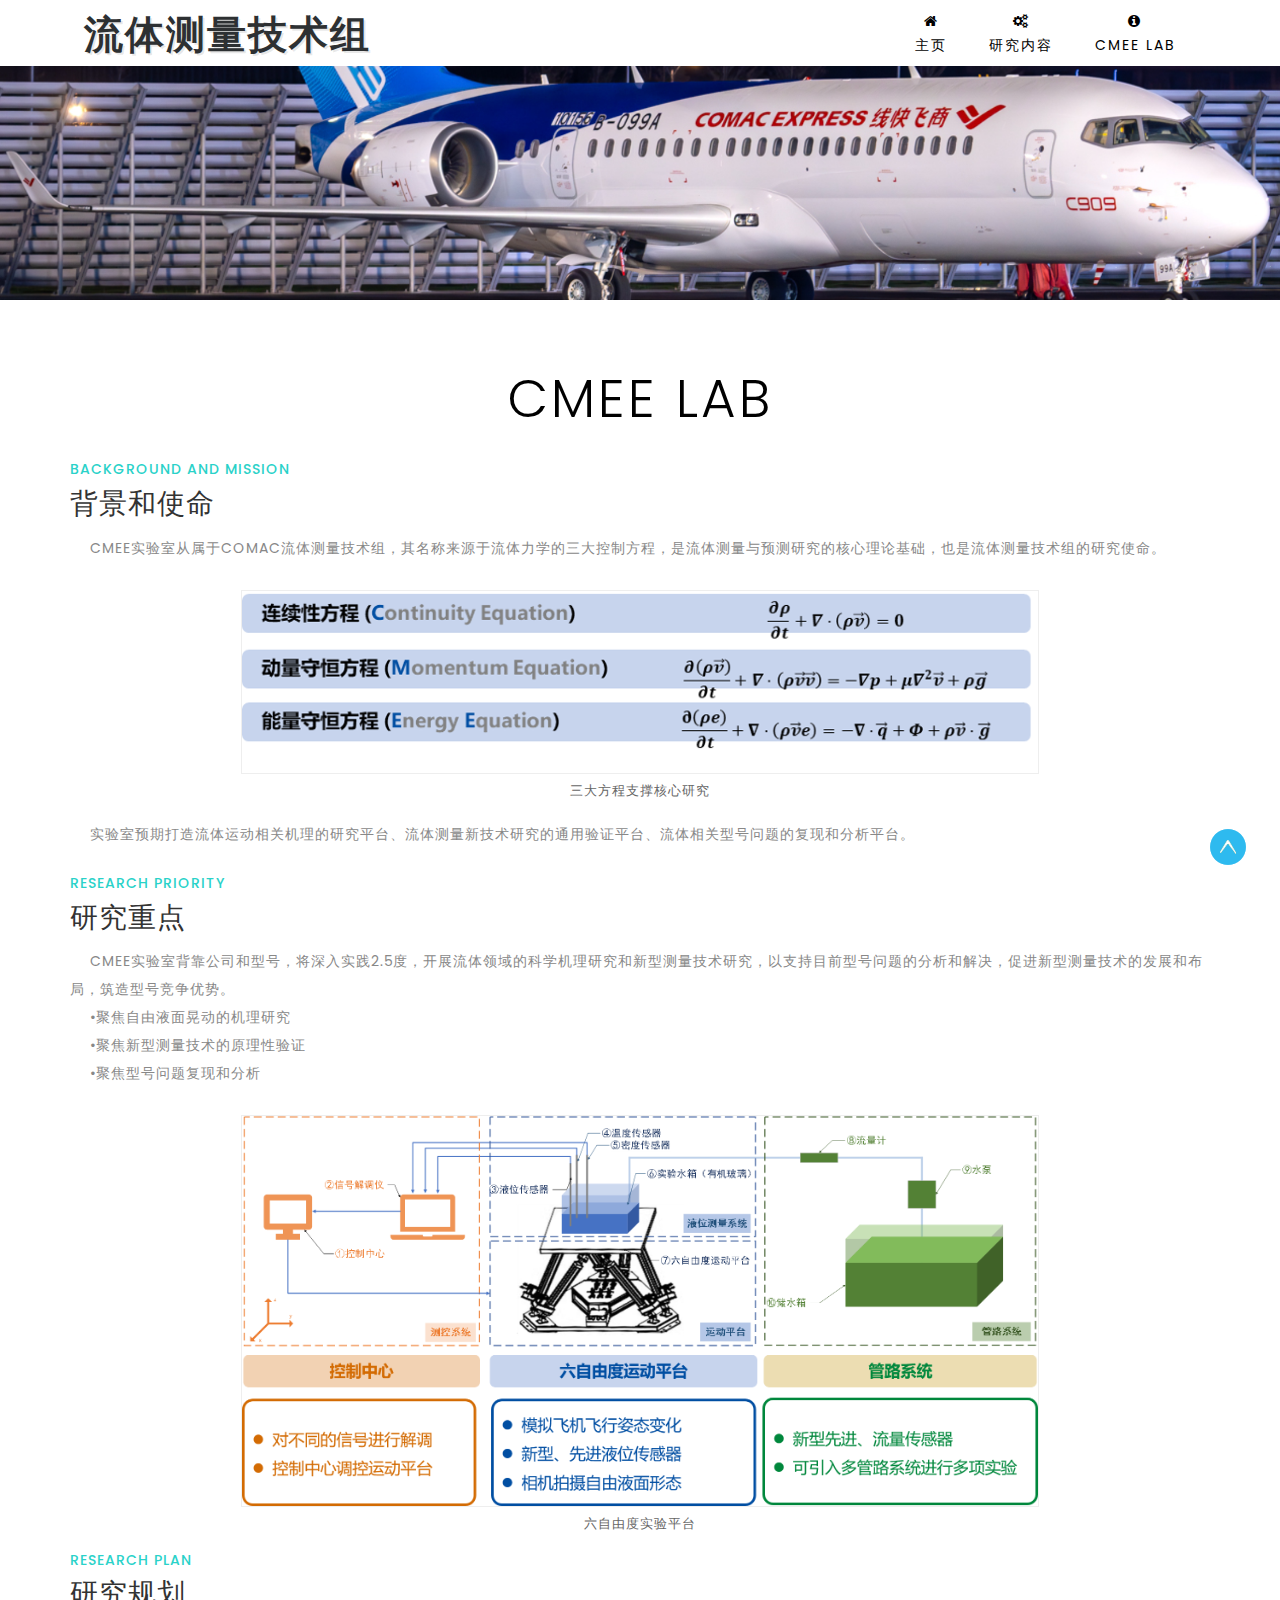
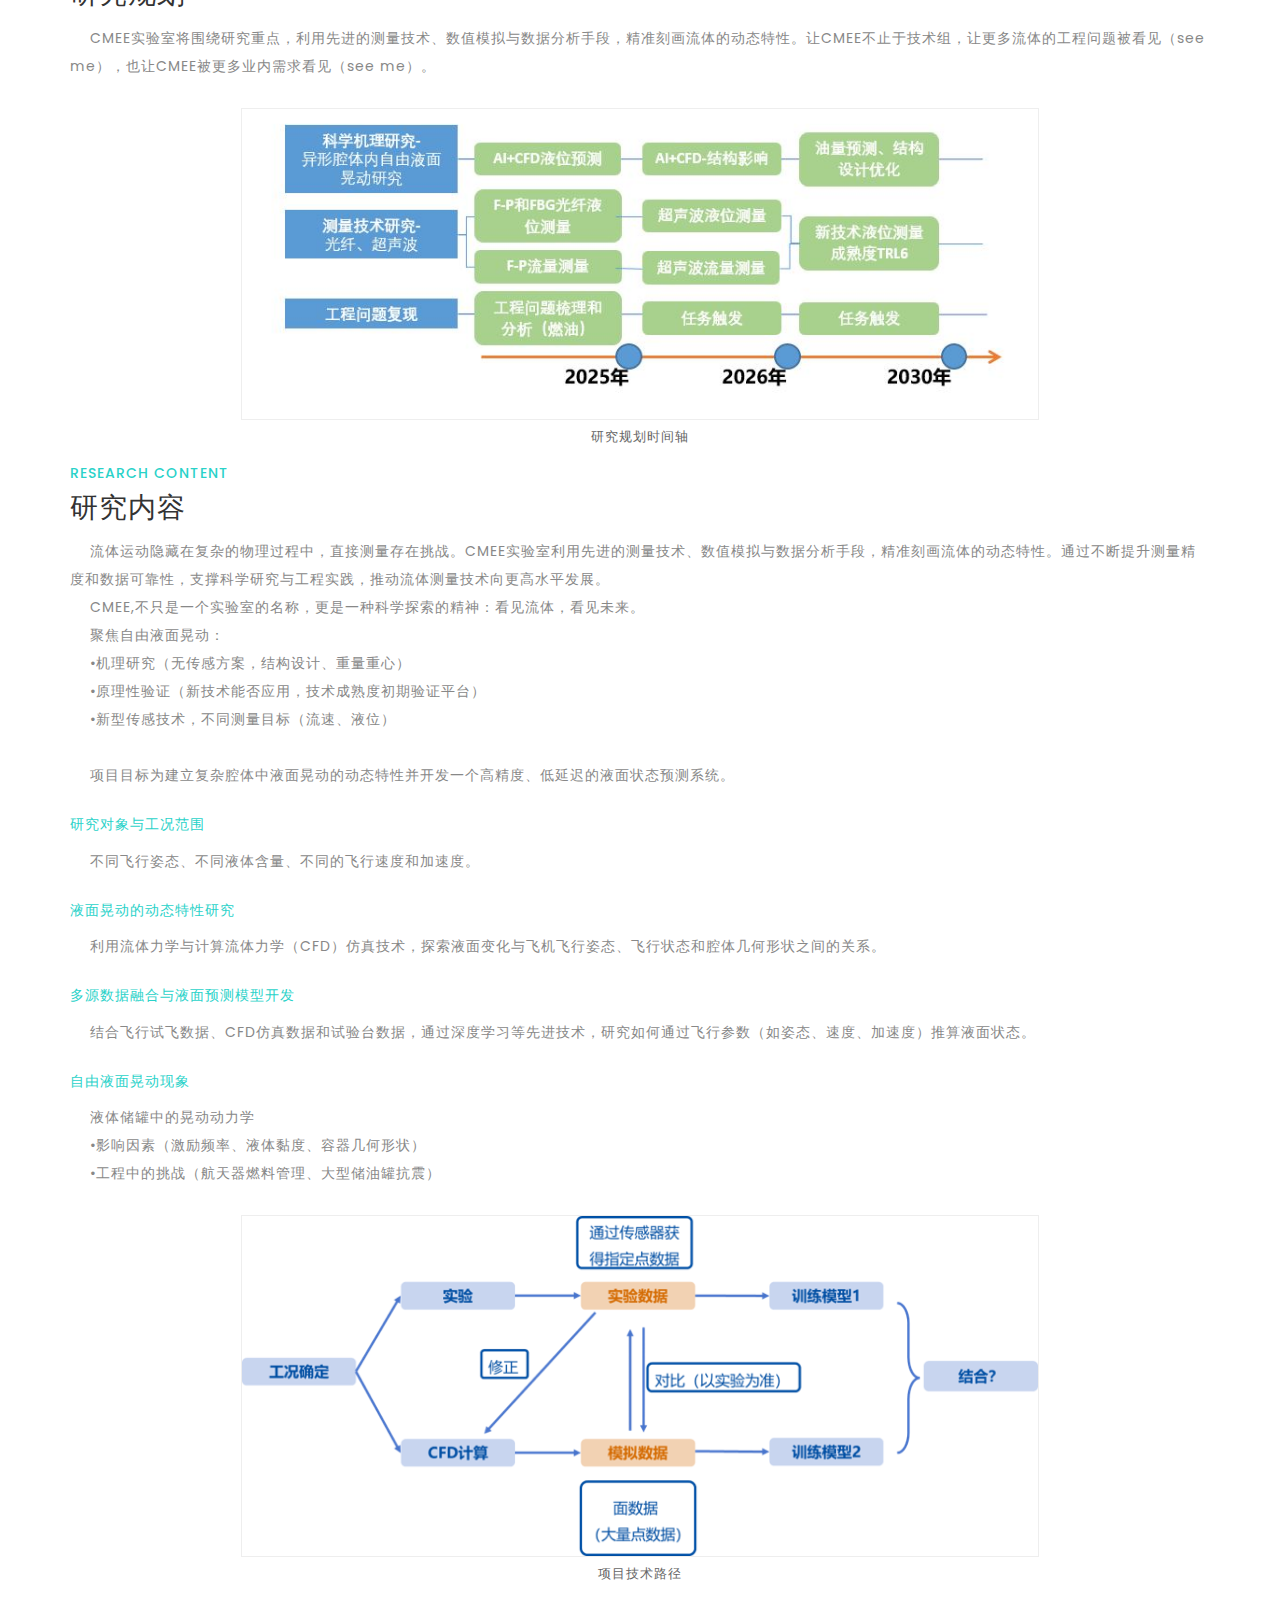
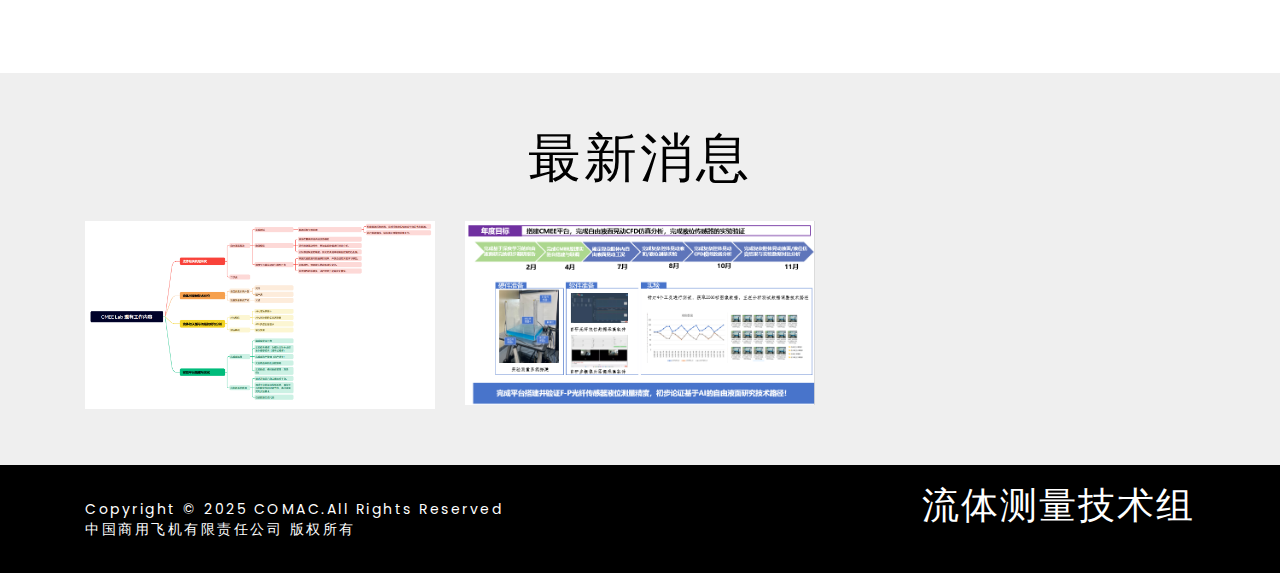
<file: about.html>
<!DOCTYPE html>
<html lang="zxx">
   <head>
      <title>Home</title>
      <!--meta tags -->
      <meta charset="UTF-8">
      <meta name="viewport" content="width=device-width, initial-scale=1">
      <meta name="keywords" content="" />
      <script type="application/x-javascript">
         addEventListener("load", function() { setTimeout(hideURLbar, 0); }, false);
         function hideURLbar(){ window.scrollTo(0,1); }
      </script>
      
      <!--//meta tags ends here-->
      <!--booststrap-->
      <link href="css/bootstrap.css" rel="stylesheet" type="text/css" media="all">
      <!--//booststrap end-->
      <!--stylesheets-->
      <link href="css/style.css" rel='stylesheet' type='text/css' media="all">
      <!--//stylesheets--> 
      <!-- font-awesome icons -->
      <link href="css/font-awesome.min.css" rel="stylesheet">
      <!-- //font-awesome icons -->
      <link rel="stylesheet" href="css/lightbox.css">
      <!--gallery-->
      <link href="http://fonts.googleapis.com/css?family=Poppins:300,400,500,600,700" rel="stylesheet">
   </head>
   <body>
      <!--navbar-->
      <!--headder-->
      <div class="header-w3layouts">
         <div class="container">
            <div class="header-bar">
               <nav class="navbar navbar-default">
                  <div class="navbar-header navbar-left">
                     <button type="button" class="navbar-toggle collapsed" data-toggle="collapse" data-target="#bs-example-navbar-collapse-1">
                     <span class="sr-only">Toggle navigation</span>
                     <span class="icon-bar"></span>
                     <span class="icon-bar"></span>
                     <span class="icon-bar"></span>
                     </button>
                     <h1><a class="navbar-brand" href="index.html">流体测量技术组
                        </a>
                     </h1>
                  </div>
                  <!-- Collect the nav links, forms, and other content for toggling -->
                  <div class="collapse navbar-collapse navbar-right" id="bs-example-navbar-collapse-1">
                     <nav>
                        <ul class="nav navbar-nav">
                           <li><a href="index.html"><span class="fa fa-home banner-nav" aria-hidden="true"></span>主页</a></li>
                            <li><a href="services.html"><span class="fa fa-cogs banner-nav" aria-hidden="true"></span>研究内容</a></li>
                           <li><a href="about.html"><span class="fa fa-info-circle banner-nav" aria-hidden="true"></span>CMEE LAB</a></li>
                        
                           
                        </ul>
                     </nav>
                  </div>
               </nav>
            </div>
            <div class="clearfix"> </div>
         </div>
      </div>
      <!--//headder-->
      <!--//navbar-->
      <!-- banner -->
      <div class="inner_page_about">
      </div>
      <!--//banner -->
        <!-- typography -->
      <div class="typography">
         <div class="container">
            <h3 class="title">CMEE LAB</h3>
      <div class="grid_3 grid_4 wow fadeInLeft animated" data-wow-delay=".5s">
               <h3 class="bars">Background And Mission</h3>
               <div class="bs-example">
                  <div class=" mb-60">
                      
                     <h1>背景和使命</h1>
                     <p>&nbsp;&nbsp;&nbsp;&nbsp;CMEE实验室从属于COMAC流体测量技术组，其名称来源于流体力学的三大控制方程，是流体测量与预测研究的核心理论基础，也是流体测量技术组的研究使命。</p>
                          <!-- 这里添加图片 -->
          <figure style="width: 70%; margin: 20px auto; text-align: center;">
    <img 
    src="images/CMEE.png" 
    alt="示例图片" 
    class="img-responsive" 
    style="border:1px solid #eee; width: 100%;"  
  >
  <figcaption style="margin-top: 8px; font-size: 0.9em; color: #666;">
    三大方程支撑核心研究
  </figcaption>
</figure>
   <p>&nbsp;&nbsp;&nbsp;&nbsp;实验室预期打造流体运动相关机理的研究平台、流体测量新技术研究的通用验证平台、流体相关型号问题的复现和分析平台。</p>                       
  
   <h3 class="bars">Research Priority</h3>
    <h1>研究重点</h1>
<p>&nbsp;&nbsp;&nbsp;&nbsp;CMEE实验室背靠公司和型号，将深入实践2.5度，开展流体领域的科学机理研究和新型测量技术研究，以支持目前型号问题的分析和解决，促进新型测量技术的发展和布局，筑造型号竞争优势。<br>
                     &nbsp;&nbsp;&nbsp;&nbsp;•聚焦自由液面晃动的机理研究<br>
                     &nbsp;&nbsp;&nbsp;&nbsp;•聚焦新型测量技术的原理性验证<br>
                     &nbsp;&nbsp;&nbsp;&nbsp;•聚焦型号问题复现和分析
                     </p>

 <figure style="width: 70%; margin: 20px auto; text-align: center;">
    <img 
    src="images/Y18.png" 
    alt="示例图片" 
    class="img-responsive" 
    style="border:1px solid #eee; width: 100%;"  
  >
  <figcaption style="margin-top: 8px; font-size: 0.9em; color: #666;">
  六自由度实验平台
  </figcaption>
</figure>

<h3 class="bars">Research Plan</h3>
    <h1>研究规划</h1>
<p>&nbsp;&nbsp;&nbsp;&nbsp;CMEE实验室将围绕研究重点，利用先进的测量技术、数值模拟与数据分析手段，精准刻画流体的动态特性。让CMEE不止于技术组，让更多流体的工程问题被看见（see me），也让CMEE被更多业内需求看见（see me）。
                    
                     </p>

 <figure style="width: 70%; margin: 20px auto; text-align: center;">
    <img 
    src="images/Y19.JPG" 
    alt="示例图片" 
    class="img-responsive" 
    style="border:1px solid #eee; width: 100%;"  
  >
  <figcaption style="margin-top: 8px; font-size: 0.9em; color: #666;">
  研究规划时间轴
  </figcaption>
</figure>

<h3 class="bars">Research Content</h3>
    <h1>研究内容</h1>
<p>&nbsp;&nbsp;&nbsp;&nbsp;流体运动隐藏在复杂的物理过程中，直接测量存在挑战。CMEE实验室利用先进的测量技术、数值模拟与数据分析手段，精准刻画流体的动态特性。通过不断提升测量精度和数据可靠性，支撑科学研究与工程实践，推动流体测量技术向更高水平发展。
   <br>&nbsp;&nbsp;&nbsp;&nbsp;CMEE,不只是一个实验室的名称，更是一种科学探索的精神：看见流体，看见未来。
   <br>&nbsp;&nbsp;&nbsp;&nbsp;聚焦自由液面晃动：
   <br> &nbsp;&nbsp;&nbsp;&nbsp;•机理研究（无传感方案，结构设计、重量重心）
   <br>&nbsp;&nbsp;&nbsp;&nbsp;•原理性验证（新技术能否应用，技术成熟度初期验证平台）
   <br> &nbsp;&nbsp;&nbsp;&nbsp;•新型传感技术，不同测量目标（流速、液位）
                    
                     </p>

<p>&nbsp;&nbsp;&nbsp;&nbsp;项目目标为建立复杂腔体中液面晃动的动态特性并开发一个高精度、低延迟的液面状态预测系统。</p>
               <h1 class="t-button">
                 
                  
                  <h3 class="bars">研究对象与工况范围</h3>
                  <p>&nbsp;&nbsp;&nbsp;&nbsp;不同飞行姿态、不同液体含量、不同的飞行速度和加速度。</p>
                  
                  <h3 class="bars">液面晃动的动态特性研究</h3>
                  <p>&nbsp;&nbsp;&nbsp;&nbsp;利用流体力学与计算流体力学（CFD）仿真技术，探索液面变化与飞机飞行姿态、飞行状态和腔体几何形状之间的关系。</p>
                 
                  <h3 class="bars">多源数据融合与液面预测模型开发</h3>
                  <p>&nbsp;&nbsp;&nbsp;&nbsp;结合飞行试飞数据、CFD仿真数据和试验台数据，通过深度学习等先进技术，研究如何通过飞行参数（如姿态、速度、加速度）推算液面状态。</p>
                  
                  <h3 class="bars">自由液面晃动现象</h3>
                  <p>&nbsp;&nbsp;&nbsp;&nbsp;液体储罐中的晃动动力学<br>&nbsp;&nbsp;&nbsp;&nbsp;•影响因素（激励频率、液体黏度、容器几何形状）<br>&nbsp;&nbsp;&nbsp;&nbsp;•工程中的挑战（航天器燃料管理、大型储油罐抗震）</p>
                  
               </h1>
 <figure style="width: 70%; margin: 20px auto; text-align: center;">
    <img 
    src="images/Y21.png" 
    alt="示例图片" 
    class="img-responsive" 
    style="border:1px solid #eee; width: 100%;"  
  >
  <figcaption style="margin-top: 8px; font-size: 0.9em; color: #666;">
  项目技术路径
  </figcaption>
</figure>
</div>
               </div>
            </div>
         </div>
         </div>

                  
      <!-- gallery-->
      <div id="gallery" class="gallery">
         <div class="container">
            <h3 class="title">最新消息</h3>
            <div class="gallery-info">
               <div class="col-md-4 col-sm-4 col-xs-4 gallery-grids">
                  <a href="images/H5.PNG" class="gallery-box" data-lightbox="example-set" data-title="">
                  <img src="images/H5.PNG" alt="" class="img-responsive zoom-img">
                  </a>
               </div>
               <div class="col-md-4 col-sm-4 col-xs-4 gallery-grids">
                  <a href="images/H6.PNG" class="gallery-box" data-lightbox="example-set" data-title="">
                  <img src="images/H6.PNG" alt="" class="img-responsive zoom-img">
                  </a>
               </div>
              
              
            </div>
         </div>
      </div>
      <!-- //gallery-->
      <!--newsletter -->

      <!--//newsletter -->
      <!--footer -->
      <footer>
         <div class="container">
            <div class="col-md-6 col-sm-7 header-side">
               <div class="header-side">
                  <div class="buttom-social-grids">
                  
                  </div>
               </div>
               <p>Copyright &copy; 2025 COMAC.All Rights Reserved <br>中国商用飞机有限责任公司 版权所有 </a></p>
            </div>
            <div class="col-md-6 col-sm-5 header-right">
               <h2><a href="index.html">流体测量技术组</a></h2>
            </div>
         </div>
      </footer>
      <!--//footer -->
        <!--js working-->
      <script  src='js/jquery-2.2.3.min.js'></script>
      <!-- //js  working-->
      <!-- OnScroll-Number-Increase-JavaScript -->
      <script src="js/jquery.waypoints.min.js"></script>
      <script src="js/jquery.countup.js"></script>
      <script>
         $('.counter').countUp();
      </script>
      <!-- //OnScroll-Number-Increase-JavaScript -->
      <!-- start-smoth-scrolling -->
      <script src="js/move-top.js"></script>
      <script src="js/easing.js"></script>
      <script>
         jQuery(document).ready(function ($) {
         	$(".scroll").click(function (event) {
         		event.preventDefault();
         		$('html,body').animate({
         			scrollTop: $(this.hash).offset().top
         		}, 1000);
         	});
         });
      </script>
      <!-- start-smoth-scrolling -->
      <!-- for-bottom-to-top smooth scrolling -->
      <script>
         $(document).ready(function () {
         	/*
         		var defaults = {
         		containerID: 'toTop', // fading element id
         		containerHoverID: 'toTopHover', // fading element hover id
         		scrollSpeed: 1200,
         		easingType: 'linear' 
         		};
         	*/
         	$().UItoTop({
         		easingType: 'easeOutQuart'
         	});
         });
      </script>
      <a href="#" id="toTop" style="display: block;"> <span id="toTopHover" style="opacity: 1;"> </span></a>
      <!-- //for-bottom-to-top smooth scrolling -->
      <!-- bootstrap-->
      <script src="js/bootstrap.js"></script>
      <!--// bootstrap-->
      <!--js working-->
      <script  src='js/jquery-2.2.3.min.js'></script>
      <!-- //js  working-->
      <!-- gallery -->
      <script src="js/lightbox-plus-jquery.min.js"></script>
      <!-- //gallery -->
      <!-- start-smoth-scrolling -->
      <script src="js/move-top.js"></script>
      <script src="js/easing.js"></script>
      <script>
         jQuery(document).ready(function ($) {
         	$(".scroll").click(function (event) {
         		event.preventDefault();
         		$('html,body').animate({
         			scrollTop: $(this.hash).offset().top
         		}, 1000);
         	});
         });
      </script>
      <!-- start-smoth-scrolling -->
      <!-- for-bottom-to-top smooth scrolling -->
      <script>
         $(document).ready(function () {
         	/*
         		var defaults = {
         		containerID: 'toTop', // fading element id
         		containerHoverID: 'toTopHover', // fading element hover id
         		scrollSpeed: 1200,
         		easingType: 'linear' 
         		};
         	*/
         	$().UItoTop({
         		easingType: 'easeOutQuart'
         	});
         });
      </script>
      <a href="#" id="toTop" style="display: block;"> <span id="toTopHover" style="opacity: 1;"> </span></a>
      <!-- //for-bottom-to-top smooth scrolling -->
      <!-- bootstrap-->
      <script src="js/bootstrap.js"></script>
      <!--// bootstrap-->
   </body>
</html>
</file>
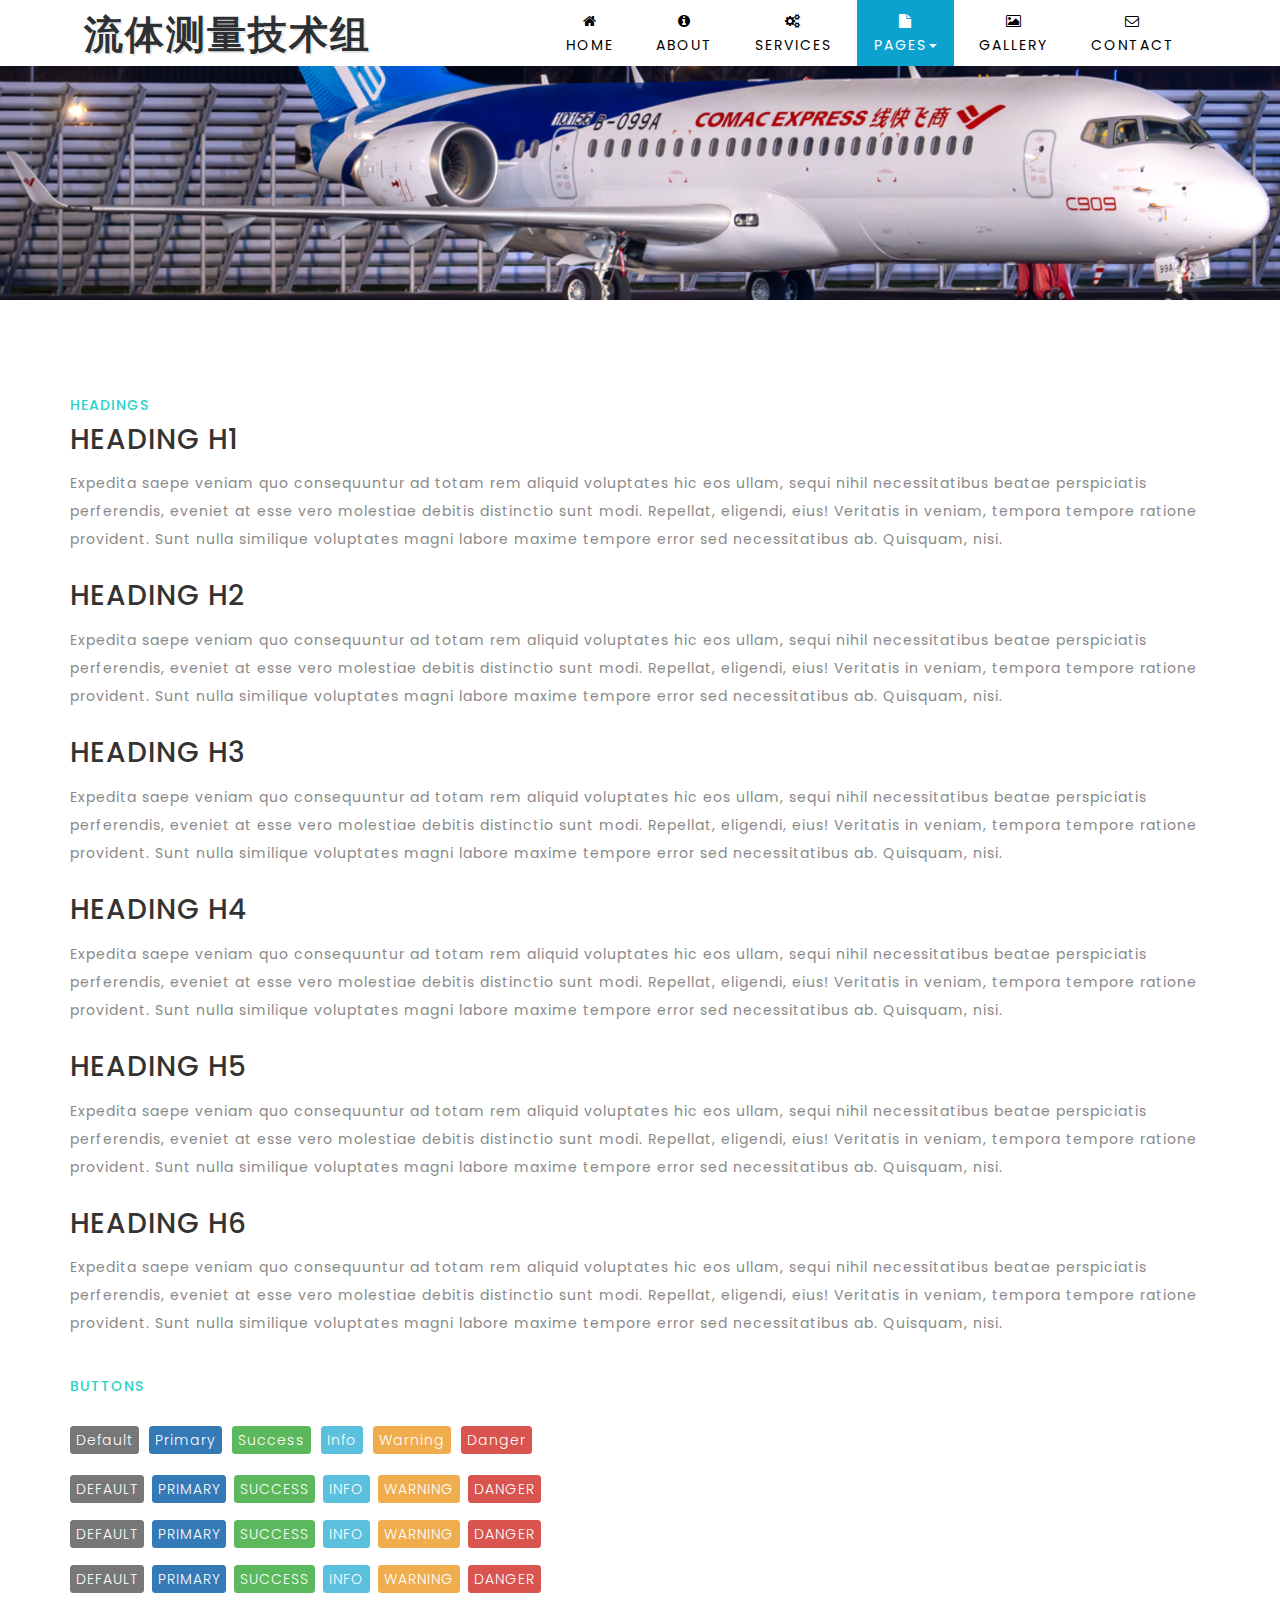
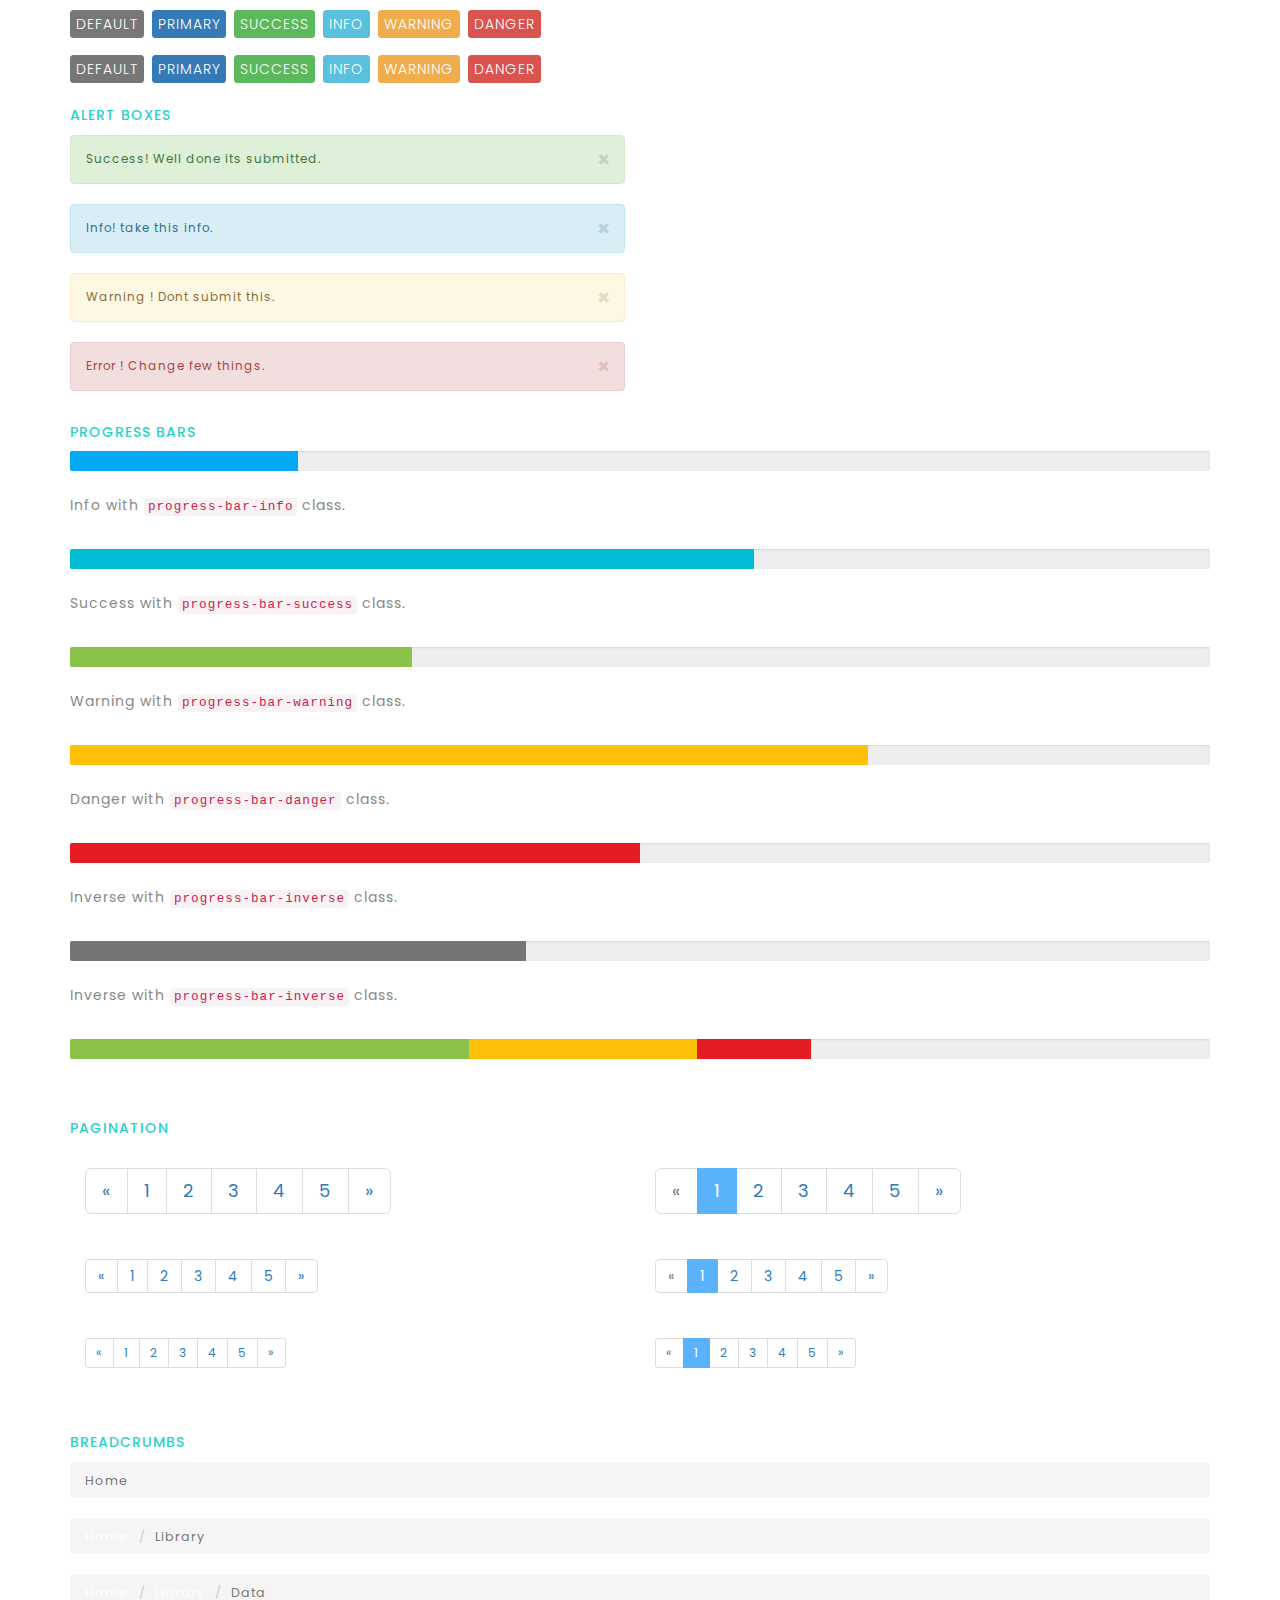
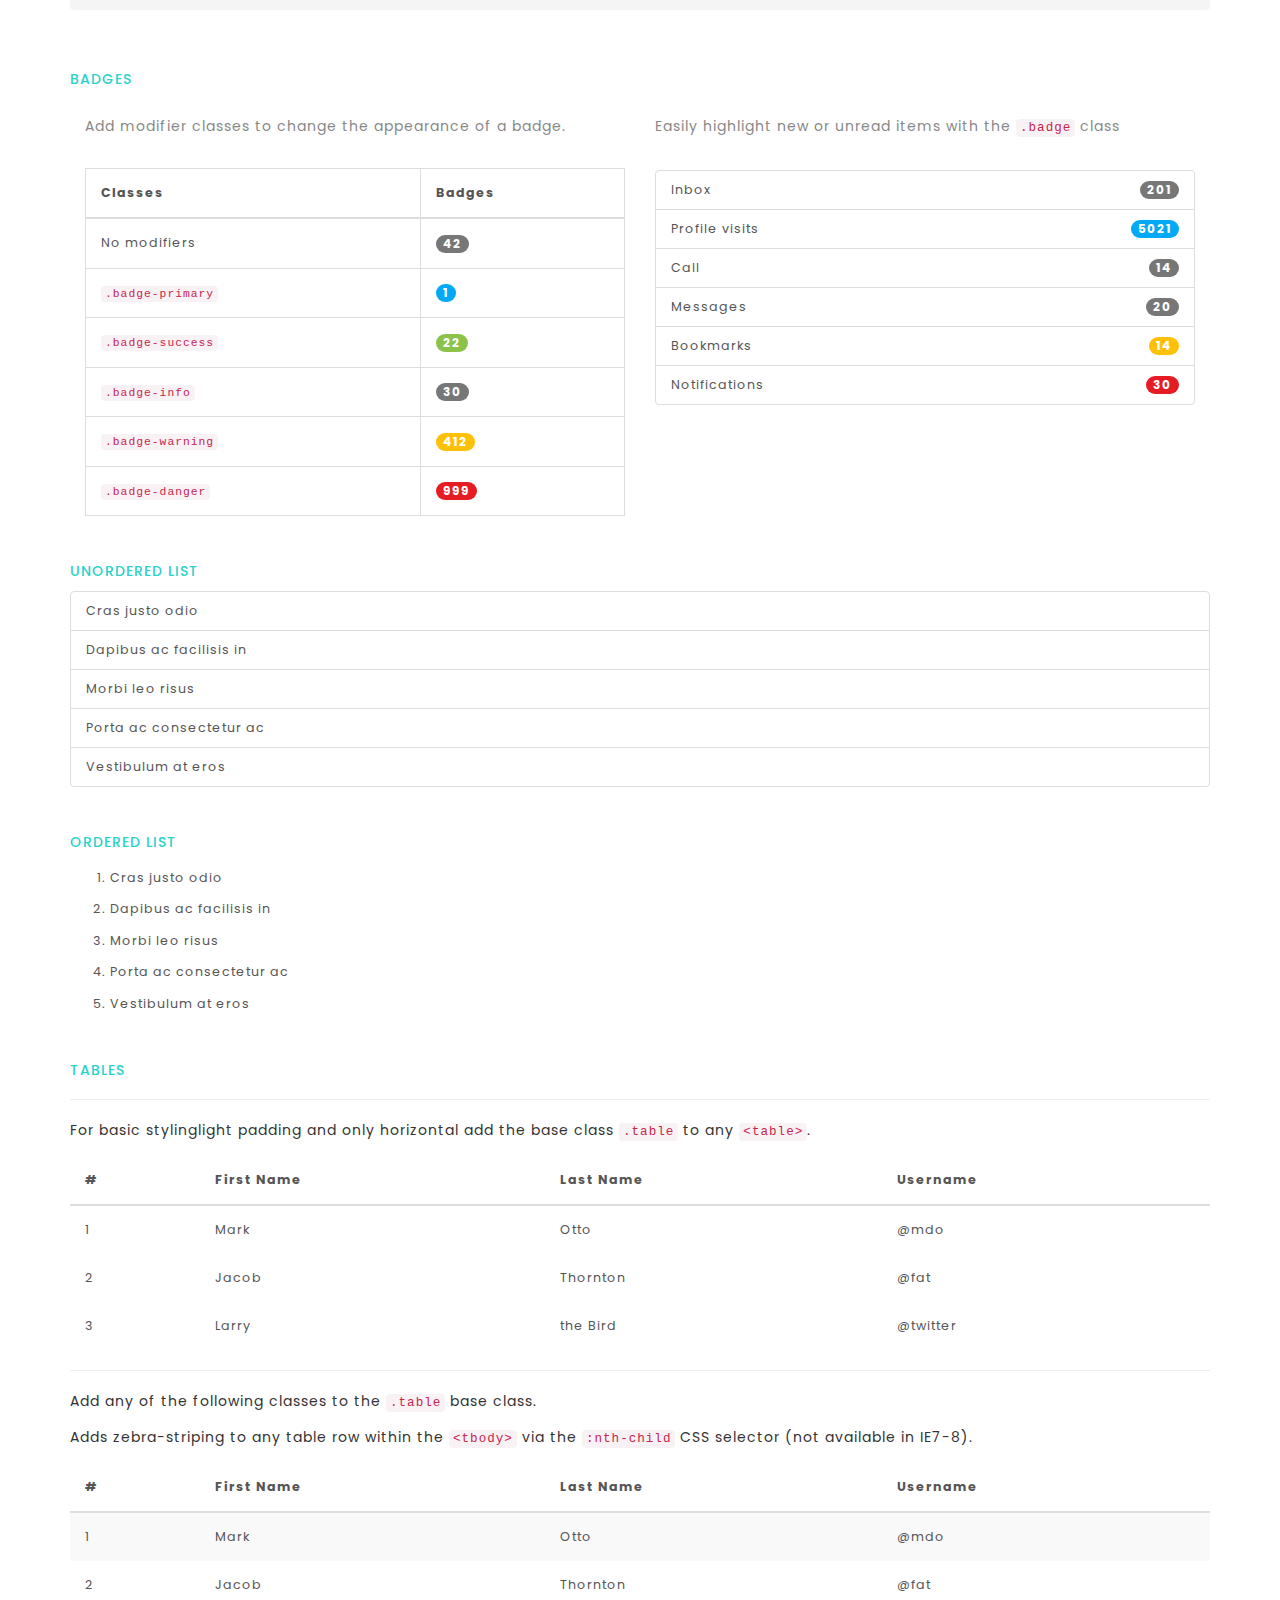
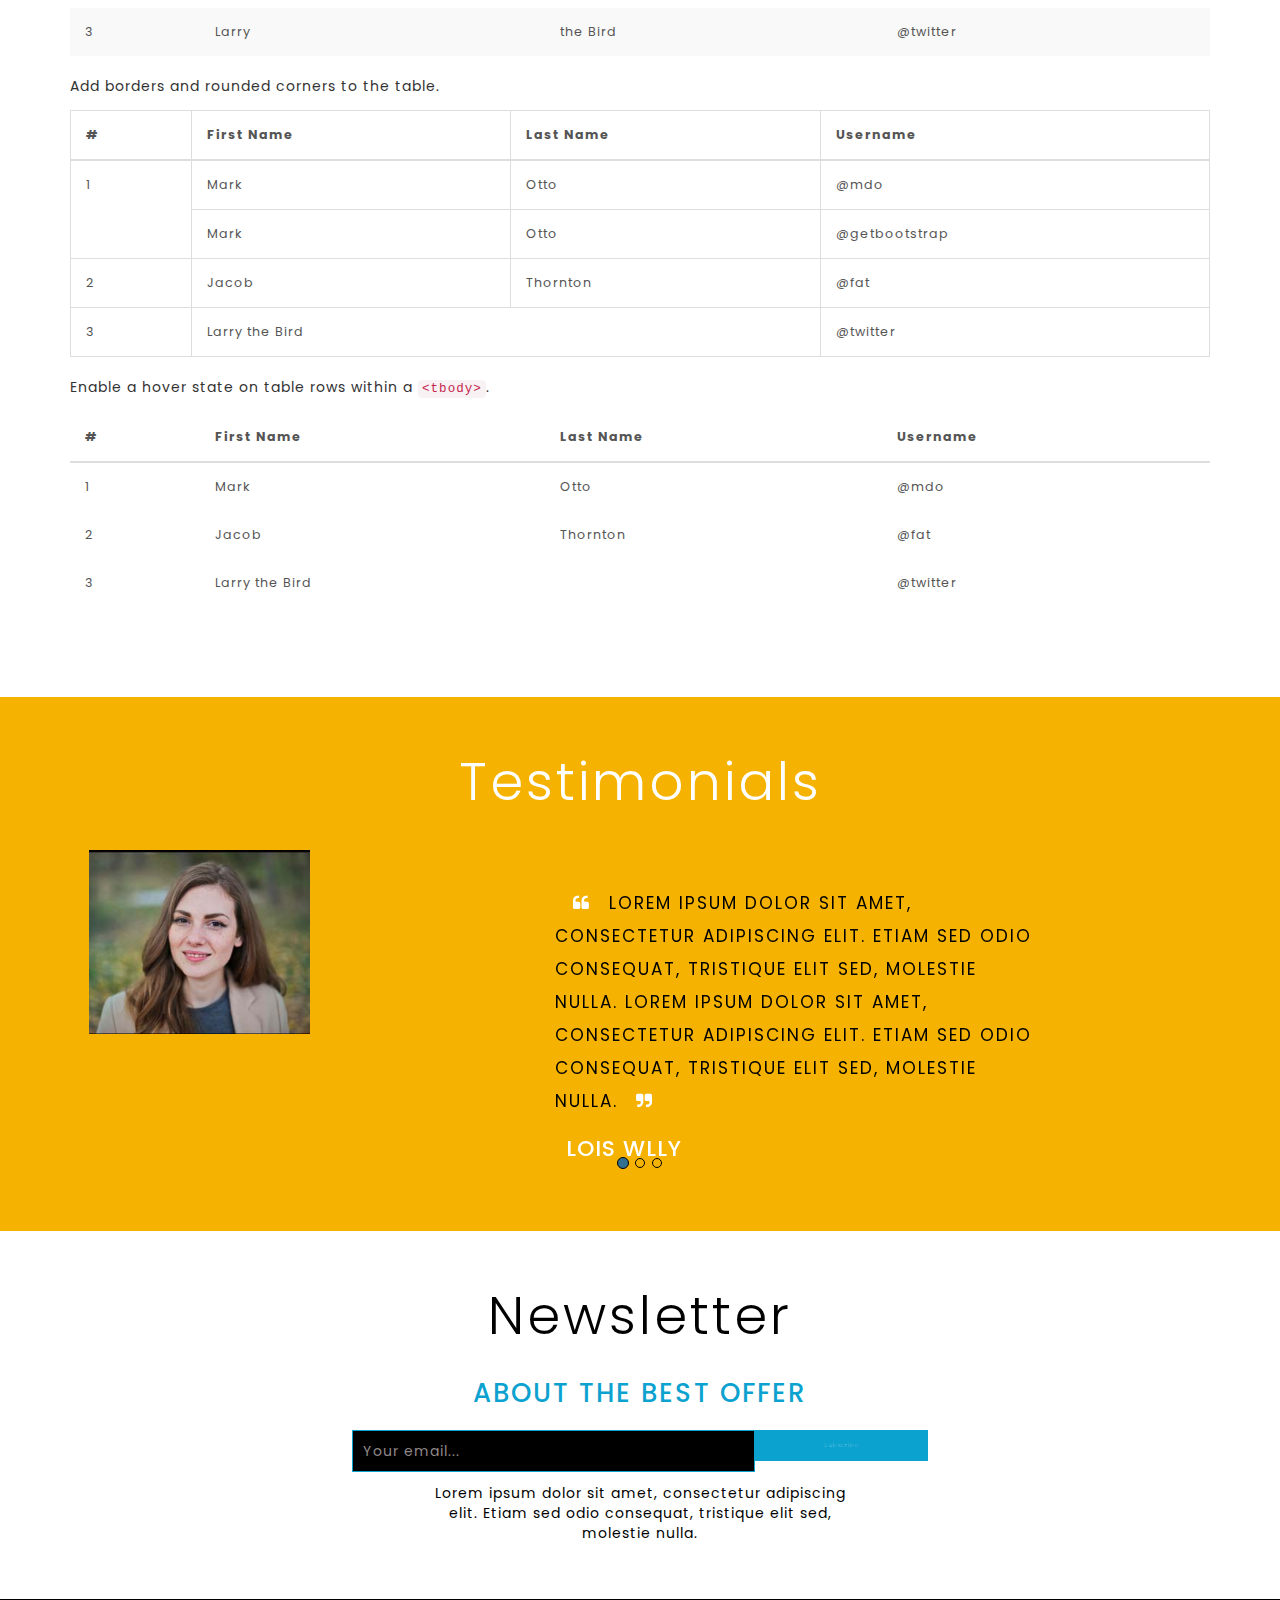
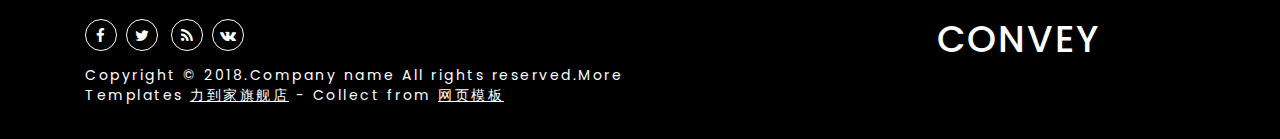
<file: codes.html>
<!DOCTYPE html>
<html lang="zxx">
   <head>
      <title>
         Home
      </title>
      <!--meta tags -->
      <meta charset="UTF-8">
      <meta name="viewport" content="width=device-width, initial-scale=1">
      <meta name="keywords" content="" />
      <script type="application/x-javascript">
         addEventListener("load", function() { setTimeout(hideURLbar, 0); }, false);
         function hideURLbar(){ window.scrollTo(0,1); }
      </script>
      <!--//meta tags ends here-->
      <!--booststrap-->
      <link href="css/bootstrap.css" rel="stylesheet" type="text/css" media="all">
      <!--//booststrap end-->
      <!--stylesheets-->
      <link href="css/style.css" rel='stylesheet' type='text/css' media="all">
      <!--//stylesheets--> 
      <!-- font-awesome icons -->
      <link href="css/font-awesome.min.css" rel="stylesheet">
      <!-- //font-awesome icons -->
      <!-- partner js-->
      <link href="http://fonts.googleapis.com/css?family=Poppins:300,400,500,600,700" rel="stylesheet">
   </head>
   <body>
      <!--navbar-->
      <!--headder-->
      <div class="header-w3layouts">
         <div class="container">
            <div class="header-bar">
               <nav class="navbar navbar-default">
                  <div class="navbar-header navbar-left">
                     <button type="button" class="navbar-toggle collapsed" data-toggle="collapse" data-target="#bs-example-navbar-collapse-1">
                     <span class="sr-only">Toggle navigation</span>
                     <span class="icon-bar"></span>
                     <span class="icon-bar"></span>
                     <span class="icon-bar"></span>
                     </button>
                     <h1><a class="navbar-brand" href="index.html">流体测量技术组
                        </a>
                     </h1>
                  </div>
                  <!-- Collect the nav links, forms, and other content for toggling -->
                  <div class="collapse navbar-collapse navbar-right" id="bs-example-navbar-collapse-1">
                     <nav>
                        <ul class="nav navbar-nav">
                           <li ><a href="index.html"><span class="fa fa-home banner-nav" aria-hidden="true"></span>Home</a></li>
                           <li><a href="about.html"><span class="fa fa-info-circle banner-nav" aria-hidden="true"></span>About</a></li>
                           <li><a href="services.html"><span class="fa fa-cogs banner-nav" aria-hidden="true"></span>Services</a></li>
                           <li class="dropdown active">
                              <a href="#" class="dropdown-toggle" data-toggle="dropdown"><span class="fa fa-file banner-nav" aria-hidden="true"></span>Pages<span class="caret"></span>
                              </a>
                              <ul class="dropdown-menu" role="menu">
                                 <li>
                                    <a href="icons.html">Web Icons</a>
                                 </li>
                                 <li>
                                    <a href="codes.html">Short Codes</a>
                                 </li>
                              </ul>
                           </li>
                           <li><a href="gallery.html"><span class="fa fa-picture-o banner-nav" aria-hidden="true"></span>Gallery</a></li>
                           <li><a href="contact.html"><span class="fa fa-envelope-o banner-nav" aria-hidden="true"></span>Contact</a></li>
                        </ul>
                     </nav>
                  </div>
               </nav>
            </div>
            <div class="clearfix"> </div>
         </div>
      </div>
      <!--//headder-->
      <!--//navbar-->
      <!-- banner -->
      <div class="inner_page_about">
      </div>
      <!--//banner -->
      <!-- typography -->
      <div class="typography">
         <div class="container">
            <div class="grid_3 grid_4 wow fadeInLeft animated" data-wow-delay=".5s">
               <h3 class="bars">Headings</h3>
               <div class="bs-example">
                  <div class=" mb-60">
                     <h1>Heading H1</h1>
                     <p>Expedita saepe veniam quo consequuntur ad totam rem aliquid voluptates hic eos ullam, sequi nihil necessitatibus beatae perspiciatis perferendis, eveniet at esse vero molestiae debitis distinctio sunt modi. Repellat, eligendi, eius! Veritatis in veniam, tempora tempore ratione provident. Sunt nulla similique voluptates magni labore maxime tempore error sed necessitatibus ab. Quisquam, nisi.</p>
                     <h2>Heading H2</h2>
                     <p>Expedita saepe veniam quo consequuntur ad totam rem aliquid voluptates hic eos ullam, sequi nihil necessitatibus beatae perspiciatis perferendis, eveniet at esse vero molestiae debitis distinctio sunt modi. Repellat, eligendi, eius! Veritatis in veniam, tempora tempore ratione provident. Sunt nulla similique voluptates magni labore maxime tempore error sed necessitatibus ab. Quisquam, nisi.</p>
                     <h3>Heading H3</h3>
                     <p>Expedita saepe veniam quo consequuntur ad totam rem aliquid voluptates hic eos ullam, sequi nihil necessitatibus beatae perspiciatis perferendis, eveniet at esse vero molestiae debitis distinctio sunt modi. Repellat, eligendi, eius! Veritatis in veniam, tempora tempore ratione provident. Sunt nulla similique voluptates magni labore maxime tempore error sed necessitatibus ab. Quisquam, nisi.</p>
                     <h4>Heading H4</h4>
                     <p>Expedita saepe veniam quo consequuntur ad totam rem aliquid voluptates hic eos ullam, sequi nihil necessitatibus beatae perspiciatis perferendis, eveniet at esse vero molestiae debitis distinctio sunt modi. Repellat, eligendi, eius! Veritatis in veniam, tempora tempore ratione provident. Sunt nulla similique voluptates magni labore maxime tempore error sed necessitatibus ab. Quisquam, nisi.</p>
                     <h5>Heading H5</h5>
                     <p> Expedita saepe veniam quo consequuntur ad totam rem aliquid voluptates hic eos ullam, sequi nihil necessitatibus beatae perspiciatis perferendis, eveniet at esse vero molestiae debitis distinctio sunt modi. Repellat, eligendi, eius! Veritatis in veniam, tempora tempore ratione provident. Sunt nulla similique voluptates magni labore maxime tempore error sed necessitatibus ab. Quisquam, nisi.</p>
                     <h6>Heading H6</h6>
                     <p> Expedita saepe veniam quo consequuntur ad totam rem aliquid voluptates hic eos ullam, sequi nihil necessitatibus beatae perspiciatis perferendis, eveniet at esse vero molestiae debitis distinctio sunt modi. Repellat, eligendi, eius! Veritatis in veniam, tempora tempore ratione provident. Sunt nulla similique voluptates magni labore maxime tempore error sed necessitatibus ab. Quisquam, nisi.</p>
                  </div>
               </div>
            </div>
            <div class="grid_3 grid_5 wow fadeInRight animated" data-wow-delay=".5s">
               <h3 class="bars">Buttons</h3>
               <h1 class="t-button">
                  <a href="#"><span class="label label-default">Default</span></a>
                  <a href="#"><span class="label label-primary">Primary</span></a>
                  <a href="#"><span class="label label-success">Success</span></a>
                  <a href="#"><span class="label label-info">Info</span></a>
                  <a href="#"><span class="label label-warning">Warning</span></a>
                  <a href="#"><span class="label label-danger">Danger</span></a>
               </h1>
               <h2 class="t-button">
                  <a href="#"><span class="label label-default">Default</span></a>
                  <a href="#"><span class="label label-primary">Primary</span></a>
                  <a href="#"><span class="label label-success">Success</span></a>
                  <a href="#"><span class="label label-info">Info</span></a>
                  <a href="#"><span class="label label-warning">Warning</span></a>
                  <a href="#"><span class="label label-danger">Danger</span></a>
               </h2>
               <h3 class="t-button">
                  <a href="#"><span class="label label-default">Default</span></a>
                  <a href="#"><span class="label label-primary">Primary</span></a>
                  <a href="#"><span class="label label-success">Success</span></a>
                  <a href="#"><span class="label label-info">Info</span></a>
                  <a href="#"><span class="label label-warning">Warning</span></a>
                  <a href="#"><span class="label label-danger">Danger</span></a>
               </h3>
               <h4 class="typ1 t-button">
                  <a href="#"><span class="label label-default">Default</span></a>
                  <a href="#"><span class="label label-primary">Primary</span></a>
                  <a href="#"><span class="label label-success">Success</span></a>
                  <a href="#"><span class="label label-info">Info</span></a>
                  <a href="#"><span class="label label-warning">Warning</span></a>
                  <a href="#"><span class="label label-danger">Danger</span></a>
               </h4>
               <h5 class="typ1 t-button">
                  <a href="#"><span class="label label-default">Default</span></a>
                  <a href="#"><span class="label label-primary">Primary</span></a>
                  <a href="#"><span class="label label-success">Success</span></a>
                  <a href="#"><span class="label label-info">Info</span></a>
                  <a href="#"><span class="label label-warning">Warning</span></a>
                  <a href="#"><span class="label label-danger">Danger</span></a>
               </h5>
               <h6 class="typ1 t-button">
                  <a href="#"><span class="label label-default">Default</span></a>
                  <a href="#"><span class="label label-primary">Primary</span></a>
                  <a href="#"><span class="label label-success">Success</span></a>
                  <a href="#"><span class="label label-info">Info</span></a>
                  <a href="#"><span class="label label-warning">Warning</span></a>
                  <a href="#"><span class="label label-danger">Danger</span></a>
               </h6>
            </div>
            <div class="col-sm-6 col-md-6 col-lg-6 mb-60">
               <h4 class="text-blue title-border mb-30 bars">Alert Boxes</h4>
               <div class="alert alert-success alert-dismissable">
                  <button aria-hidden="true" data-dismiss="alert" class="close" type="button"> × </button>
                  Success! Well done its submitted. 
               </div>
               <div class="alert alert-info alert-dismissable">
                  <button aria-hidden="true" data-dismiss="alert" class="close" type="button"> × </button>
                  Info! take this info. 
               </div>
               <div class="alert alert-warning alert-dismissable">
                  <button aria-hidden="true" data-dismiss="alert" class="close" type="button"> × </button>
                  Warning ! Dont submit this. 
               </div>
               <div class="alert alert-danger alert-dismissable">
                  <button aria-hidden="true" data-dismiss="alert" class="close" type="button"> × </button>
                  Error ! Change few things. 
               </div>
            </div>
            <div class="clearfix"></div>
            <div class="grid_3 grid_5 wow fadeInLeft animated" data-wow-delay=".5s">
               <h3 class="bars">Progress Bars</h3>
               <div class="tab-content">
                  <div class="tab-pane active" id="domprogress">
                     <div class="progress">
                        <div class="progress-bar progress-bar-primary" style="width: 20%"></div>
                     </div>
                     <p>Info with <code>progress-bar-info</code> class.</p>
                     <div class="progress">
                        <div class="progress-bar progress-bar-info" style="width: 60%"></div>
                     </div>
                     <p>Success with <code>progress-bar-success</code> class.</p>
                     <div class="progress">
                        <div class="progress-bar progress-bar-success" style="width: 30%"></div>
                     </div>
                     <p>Warning with <code>progress-bar-warning</code> class.</p>
                     <div class="progress">
                        <div class="progress-bar progress-bar-warning" style="width: 70%"></div>
                     </div>
                     <p>Danger with <code>progress-bar-danger</code> class.</p>
                     <div class="progress">
                        <div class="progress-bar progress-bar-danger" style="width: 50%"></div>
                     </div>
                     <p>Inverse with <code>progress-bar-inverse</code> class.</p>
                     <div class="progress">
                        <div class="progress-bar progress-bar-inverse" style="width: 40%"></div>
                     </div>
                     <p>Inverse with <code>progress-bar-inverse</code> class.</p>
                     <div class="progress">
                        <div class="progress-bar progress-bar-success" style="width: 35%"><span class="sr-only">35% Complete (success)</span></div>
                        <div class="progress-bar progress-bar-warning" style="width: 20%"><span class="sr-only">20% Complete (warning)</span></div>
                        <div class="progress-bar progress-bar-danger" style="width: 10%"><span class="sr-only">10% Complete (danger)</span></div>
                     </div>
                  </div>
               </div>
            </div>
            <div class="grid_3 grid_5 wow fadeInRight animated" data-wow-delay=".5s">
               <h3 class="bars">Pagination</h3>
               <div class="col-md-6">
                  <nav>
                     <ul class="pagination pagination-lg">
                        <li><a href="#" aria-label="Previous"><span aria-hidden="true">«</span></a></li>
                        <li><a href="#">1</a></li>
                        <li><a href="#">2</a></li>
                        <li><a href="#">3</a></li>
                        <li><a href="#">4</a></li>
                        <li><a href="#">5</a></li>
                        <li><a href="#" aria-label="Next"><span aria-hidden="true">»</span></a></li>
                     </ul>
                  </nav>
                  <nav>
                     <ul class="pagination">
                        <li><a href="#" aria-label="Previous"><span aria-hidden="true">«</span></a></li>
                        <li><a href="#">1</a></li>
                        <li><a href="#">2</a></li>
                        <li><a href="#">3</a></li>
                        <li><a href="#">4</a></li>
                        <li><a href="#">5</a></li>
                        <li><a href="#" aria-label="Next"><span aria-hidden="true">»</span></a></li>
                     </ul>
                  </nav>
                  <nav>
                     <ul class="pagination pagination-sm">
                        <li><a href="#" aria-label="Previous"><span aria-hidden="true">«</span></a></li>
                        <li><a href="#">1</a></li>
                        <li><a href="#">2</a></li>
                        <li><a href="#">3</a></li>
                        <li><a href="#">4</a></li>
                        <li><a href="#">5</a></li>
                        <li><a href="#" aria-label="Next"><span aria-hidden="true">»</span></a></li>
                     </ul>
                  </nav>
               </div>
               <div class="col-md-6">
                  <ul class="pagination pagination-lg">
                     <li class="disabled"><a href="#"><span aria-hidden="true">«</span></a></li>
                     <li class="active"><a href="#">1</a></li>
                     <li><a href="#">2</a></li>
                     <li><a href="#">3</a></li>
                     <li><a href="#">4</a></li>
                     <li><a href="#">5</a></li>
                     <li><a href="#" aria-label="Next"><span aria-hidden="true">»</span></a></li>
                  </ul>
                  <nav>
                     <ul class="pagination">
                        <li class="disabled"><a href="#" aria-label="Previous"><span aria-hidden="true">«</span></a></li>
                        <li class="active"><a href="#">1 <span class="sr-only">(current)</span></a></li>
                        <li><a href="#">2</a></li>
                        <li><a href="#">3</a></li>
                        <li><a href="#">4</a></li>
                        <li><a href="#">5</a></li>
                        <li><a href="#" aria-label="Next"><span aria-hidden="true">»</span></a></li>
                     </ul>
                  </nav>
                  <ul class="pagination pagination-sm">
                     <li class="disabled"><a href="#"><span aria-hidden="true">«</span></a></li>
                     <li class="active"><a href="#">1</a></li>
                     <li><a href="#">2</a></li>
                     <li><a href="#">3</a></li>
                     <li><a href="#">4</a></li>
                     <li><a href="#">5</a></li>
                     <li><a href="#" aria-label="Next"><span aria-hidden="true">»</span></a></li>
                  </ul>
               </div>
               <div class="clearfix"> </div>
            </div>
            <div class="grid_3 grid_5 wow fadeInLeft animated" data-wow-delay=".5s">
               <h3 class="bars">Breadcrumbs</h3>
               <ol class="breadcrumb">
                  <li class="active">Home</li>
               </ol>
               <ol class="breadcrumb">
                  <li><a href="#">Home</a></li>
                  <li class="active">Library</li>
               </ol>
               <ol class="breadcrumb">
                  <li><a href="#">Home</a></li>
                  <li><a href="#">Library</a></li>
                  <li class="active">Data</li>
               </ol>
            </div>
            <div class="grid_3 grid_5 wow fadeInRight animated" data-wow-delay=".5s">
               <h3 class="bars">Badges</h3>
               <div class="col-md-6">
                  <p>Add modifier classes to change the appearance of a badge.</p>
                  <table class="table table-bordered">
                     <thead>
                        <tr>
                           <th>Classes</th>
                           <th>Badges</th>
                        </tr>
                     </thead>
                     <tbody>
                        <tr>
                           <td>No modifiers</td>
                           <td><span class="badge">42</span></td>
                        </tr>
                        <tr>
                           <td><code>.badge-primary</code></td>
                           <td><span class="badge badge-primary">1</span></td>
                        </tr>
                        <tr>
                           <td><code>.badge-success</code></td>
                           <td><span class="badge badge-success">22</span></td>
                        </tr>
                        <tr>
                           <td><code>.badge-info</code></td>
                           <td><span class="badge badge-info">30</span></td>
                        </tr>
                        <tr>
                           <td><code>.badge-warning</code></td>
                           <td><span class="badge badge-warning">412</span></td>
                        </tr>
                        <tr>
                           <td><code>.badge-danger</code></td>
                           <td><span class="badge badge-danger">999</span></td>
                        </tr>
                     </tbody>
                  </table>
               </div>
               <div class="col-md-6">
                  <p>Easily highlight new or unread items with the <code>.badge</code> class</p>
                  <div class="list-group list-group-alternate"> 
                     <a href="#" class="list-group-item"><span class="badge">201</span> <i class="ti ti-email"></i> Inbox </a> 
                     <a href="#" class="list-group-item"><span class="badge badge-primary">5021</span> <i class="ti ti-eye"></i> Profile visits </a> 
                     <a href="#" class="list-group-item"><span class="badge">14</span> <i class="ti ti-headphone-alt"></i> Call </a> 
                     <a href="#" class="list-group-item"><span class="badge">20</span> <i class="ti ti-comments"></i> Messages </a> 
                     <a href="#" class="list-group-item"><span class="badge badge-warning">14</span> <i class="ti ti-bookmark"></i> Bookmarks </a> 
                     <a href="#" class="list-group-item"><span class="badge badge-danger">30</span> <i class="ti ti-bell"></i> Notifications </a> 
                  </div>
               </div>
               <div class="clearfix"> </div>
            </div>
            <h3 class="bars">Unordered List</h3>
            <ul class="list-group">
               <li class="list-group-item">Cras justo odio</li>
               <li class="list-group-item">Dapibus ac facilisis in</li>
               <li class="list-group-item">Morbi leo risus</li>
               <li class="list-group-item">Porta ac consectetur ac</li>
               <li class="list-group-item">Vestibulum at eros</li>
            </ul>
            <h3 class="bars">Ordered List</h3>
            <ol>
               <li class="list-group-item1">Cras justo odio</li>
               <li class="list-group-item1">Dapibus ac facilisis in</li>
               <li class="list-group-item1">Morbi leo risus</li>
               <li class="list-group-item1">Porta ac consectetur ac</li>
               <li class="list-group-item1">Vestibulum at eros</li>
            </ol>
            <section id="tables">
               <div class="page-header">
                  <h3 class="bars">Tables</h3>
               </div>
               <p>For basic stylinglight padding and only horizontal add the base class <code>.table</code> to any <code>&lt;table&gt;</code>.</p>
               <div class="bs-docs-example">
                  <table class="table">
                     <thead>
                        <tr>
                           <th>#</th>
                           <th>First Name</th>
                           <th>Last Name</th>
                           <th>Username</th>
                        </tr>
                     </thead>
                     <tbody>
                        <tr>
                           <td>1</td>
                           <td>Mark</td>
                           <td>Otto</td>
                           <td>@mdo</td>
                        </tr>
                        <tr>
                           <td>2</td>
                           <td>Jacob</td>
                           <td>Thornton</td>
                           <td>@fat</td>
                        </tr>
                        <tr>
                           <td>3</td>
                           <td>Larry</td>
                           <td>the Bird</td>
                           <td>@twitter</td>
                        </tr>
                     </tbody>
                  </table>
               </div>
               <hr class="bs-docs-separator">
               <p>Add any of the following classes to the <code>.table</code> base class.</p>
               <p>Adds zebra-striping to any table row within the <code>&lt;tbody&gt;</code> via the <code>:nth-child</code> CSS selector (not available in IE7-8).</p>
               <div class="bs-docs-example">
                  <table class="table table-striped">
                     <thead>
                        <tr>
                           <th>#</th>
                           <th>First Name</th>
                           <th>Last Name</th>
                           <th>Username</th>
                        </tr>
                     </thead>
                     <tbody>
                        <tr>
                           <td>1</td>
                           <td>Mark</td>
                           <td>Otto</td>
                           <td>@mdo</td>
                        </tr>
                        <tr>
                           <td>2</td>
                           <td>Jacob</td>
                           <td>Thornton</td>
                           <td>@fat</td>
                        </tr>
                        <tr>
                           <td>3</td>
                           <td>Larry</td>
                           <td>the Bird</td>
                           <td>@twitter</td>
                        </tr>
                     </tbody>
                  </table>
               </div>
               <p>Add borders and rounded corners to the table.</p>
               <div class="bs-docs-example">
                  <table class="table table-bordered">
                     <thead>
                        <tr>
                           <th>#</th>
                           <th>First Name</th>
                           <th>Last Name</th>
                           <th>Username</th>
                        </tr>
                     </thead>
                     <tbody>
                        <tr>
                           <td rowspan="2">1</td>
                           <td>Mark</td>
                           <td>Otto</td>
                           <td>@mdo</td>
                        </tr>
                        <tr>
                           <td>Mark</td>
                           <td>Otto</td>
                           <td>@getbootstrap</td>
                        </tr>
                        <tr>
                           <td>2</td>
                           <td>Jacob</td>
                           <td>Thornton</td>
                           <td>@fat</td>
                        </tr>
                        <tr>
                           <td>3</td>
                           <td colspan="2">Larry the Bird</td>
                           <td>@twitter</td>
                        </tr>
                     </tbody>
                  </table>
               </div>
               <p>Enable a hover state on table rows within a <code>&lt;tbody&gt;</code>.</p>
               <div class="bs-docs-example">
                  <table class="table table-hover">
                     <thead>
                        <tr>
                           <th>#</th>
                           <th>First Name</th>
                           <th>Last Name</th>
                           <th>Username</th>
                        </tr>
                     </thead>
                     <tbody>
                        <tr>
                           <td>1</td>
                           <td>Mark</td>
                           <td>Otto</td>
                           <td>@mdo</td>
                        </tr>
                        <tr>
                           <td>2</td>
                           <td>Jacob</td>
                           <td>Thornton</td>
                           <td>@fat</td>
                        </tr>
                        <tr>
                           <td>3</td>
                           <td colspan="2">Larry the Bird</td>
                           <td>@twitter</td>
                        </tr>
                     </tbody>
                  </table>
               </div>
            </section>
         </div>
      </div>
      <!-- //shortcodes -->
      <!--testimonials-->
      <div class="testimonials colo" id="testimonials">
         <div class="container">
            <h3 class="title clr">testimonials</h3>
            <div id="carousel-example-generic" class="carousel slide" data-ride="carousel">
               <!-- Indicators --> 
               <ol class="carousel-indicators">
                  <li data-target="#carousel-example-generic" data-slide-to="0" class="active"></li>
                  <li data-target="#carousel-example-generic" data-slide-to="1"></li>
                  <li data-target="#carousel-example-generic" data-slide-to="2"></li>
               </ol>
               <!-- Wrapper for slides -->
               <div class="carousel-inner">
                  <div class="item active">
                     <div class="thumbnail adjust1">
                        <div class="col-md-5 right-says">
                           <img class="img-responsive" src="images/t1.jpg" alt=""> 
                        </div>
                        <div class="col-md-7 client-img">
                           <div class="caption">
                              <p><span class="fa fa-quote-left client-quote" aria-hidden="true"></span>Lorem ipsum dolor sit amet, consectetur adipiscing elit.
                                 Etiam sed odio consequat, tristique elit sed, molestie nulla.
                                 Lorem ipsum dolor sit amet, consectetur adipiscing elit.
                                 Etiam sed odio consequat, tristique elit sed, molestie nulla.<span class="fa fa-quote-right client-quote" aria-hidden="true"></span>
                              </p>
                           </div>
                           <blockquote class="adjust2">
                              <h6>Lois Wlly</h6>
                           </blockquote>
                        </div>
                     </div>
                  </div>
                  <div class="item">
                     <div class="thumbnail adjust1">
                        <div class="col-md-5 right-says">
                           <img class="img-responsive" src="images/t2.jpg" alt=""> 
                        </div>
                        <div class="col-md-7 client-img">
                           <div class="caption">
                              <p><span class="fa fa-quote-left client-quote" aria-hidden="true"></span>Lorem ipsum dolor sit amet, consectetur adipiscing elit.
                                 Etiam sed odio consequat, tristique elit sed, molestie nulla.
                                 Lorem ipsum dolor sit amet, consectetur adipiscing elit.
                                 Etiam sed odio consequat, tristique elit sed, molestie nulla.<span class="fa fa-quote-right client-quote" aria-hidden="true"></span>
                              </p>
                           </div>
                           <blockquote class="adjust2">
                              <h6>Max Willson</h6>
                           </blockquote>
                        </div>
                     </div>
                  </div>
                  <div class="item">
                     <div class="thumbnail adjust1">
                        <div class="col-md-5 right-says"> 
                           <img class=" img-responsive" src="images/t3.jpg" alt=""> 
                        </div>
                        <div class="col-md-7 client-img">
                           <div class="caption">
                              <p><span class="fa fa-quote-left client-quote" aria-hidden="true"></span>Lorem ipsum dolor sit amet, consectetur adipiscing elit.
                                 Etiam sed odio consequat, tristique elit sed, molestie nulla.
                                 Lorem ipsum dolor sit amet, consectetur adipiscing elit.
                                 Etiam sed odio consequat, tristique elit sed, molestie nulla.<span class="fa fa-quote-right client-quote" aria-hidden="true"></span>
                              </p>
                           </div>
                           <blockquote class="adjust2">
                              <h6>Kenny East</h6>
                           </blockquote>
                        </div>
                     </div>
                  </div>
               </div>
               <!-- Controls --> 
               <!--<a class="left carousel-control" href="#carousel-example-generic" data-slide="prev"> 
                  <span class="fa fa-chevron-left"></span> </a>
                  <a class="right carousel-control" href="#carousel-example-generic" data-slide="next"> 
                  <span class="fa fa-chevron-right"></span> </a> 
                  </div> </div> --> 
               <!--// testimonials-->
            </div>
         </div>
      </div>
      <!--newsletter -->
      <div class="buttom-w3">
         <div class="container">
            <h3 class="title">Newsletter</h3>
         </div>
         <div class="news-info text-center">
            <h4>About The Best Offer</h4>
            <div class="post">
               <form action="#" method="post">
                  <div class="letter">
                     <input class="email" type="email" placeholder="Your email..." required="">
                  </div>
                  <div class="newsletter">
                     <input type="submit" value="Subscribe">
                  </div>
               </form>
            </div>
            <div class=" bottom-head text-center">
               <p>Lorem ipsum dolor sit amet, consectetur adipiscing elit.
                  Etiam sed odio consequat, tristique elit sed, molestie nulla.
               </p>
            </div>
         </div>
      </div>
      <!--//newsletter -->
      <!--footer -->
      <footer>
         <div class="container">
            <div class="col-md-6 col-md-7 header-side">
               <div class="header-side">
                  <div class="buttom-social-grids">
                     <ul>
                        <li><a href="#"><span class="fa fa-facebook"></span></a></li>
                        <li><a href="#"><span class="fa fa-twitter"></span></a></li>
                        <li><a href="#"><span class="fa fa-rss"></span></a></li>
                        <li><a href="#"><span class="fa fa-vk"></span></a></li>
                     </ul>
                  </div>
               </div>
               <p>Copyright &copy; 2018.Company name All rights reserved.More Templates <a href="http://lidaojia.tmall.com/" target="_blank" title="力到家旗舰店">力到家旗舰店</a> - Collect from <a href="http://lidaojia.tmall.com/" title="网页模板" target="_blank">网页模板</a></p>
            </div>
            <div class="col-md-6 col-md-5 header-right">
               <h2><a href="index.html">Convey</a></h2>
            </div>
         </div>
      </footer>
      <!--//footer -->
      <!--js working-->
      <script  src='js/jquery-2.2.3.min.js'></script>
      <!-- //js  working-->
      <!-- start-smoth-scrolling -->
      <script src="js/move-top.js"></script>
      <script src="js/easing.js"></script>
      <script>
         jQuery(document).ready(function ($) {
         	$(".scroll").click(function (event) {
         		event.preventDefault();
         		$('html,body').animate({
         			scrollTop: $(this.hash).offset().top
         		}, 1000);
         	});
         });
      </script>
      <!-- start-smoth-scrolling -->
      <!-- for-bottom-to-top smooth scrolling -->
      <script>
         $(document).ready(function () {
         	/*
         		var defaults = {
         		containerID: 'toTop', // fading element id
         		containerHoverID: 'toTopHover', // fading element hover id
         		scrollSpeed: 1200,
         		easingType: 'linear' 
         		};
         	*/
         	$().UItoTop({
         		easingType: 'easeOutQuart'
         	});
         });
      </script>
      <a href="#" id="toTop" style="display: block;"> <span id="toTopHover" style="opacity: 1;"> </span></a>
      <!-- //for-bottom-to-top smooth scrolling -->
      <!-- bootstrap-->
      <script src="js/bootstrap.js"></script>
      <!--// bootstrap-->
   </body>
</html>
</file>
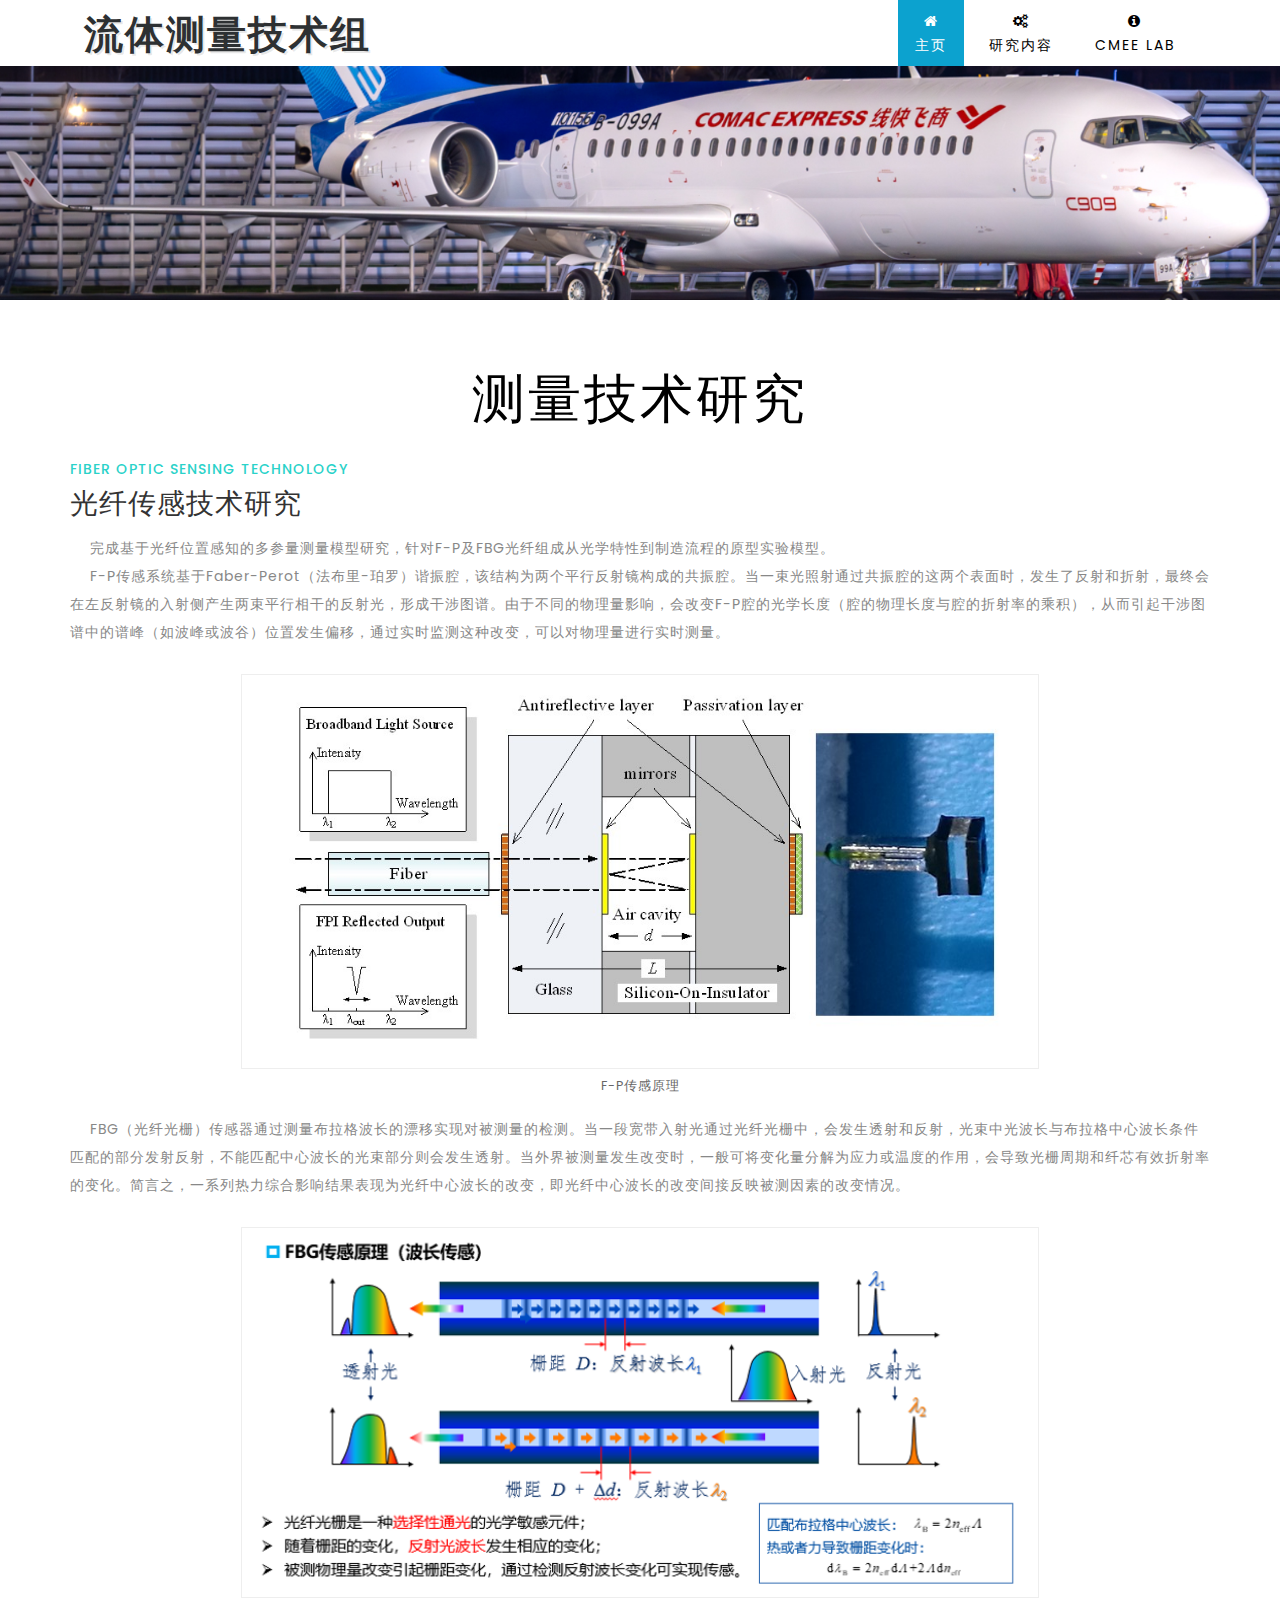
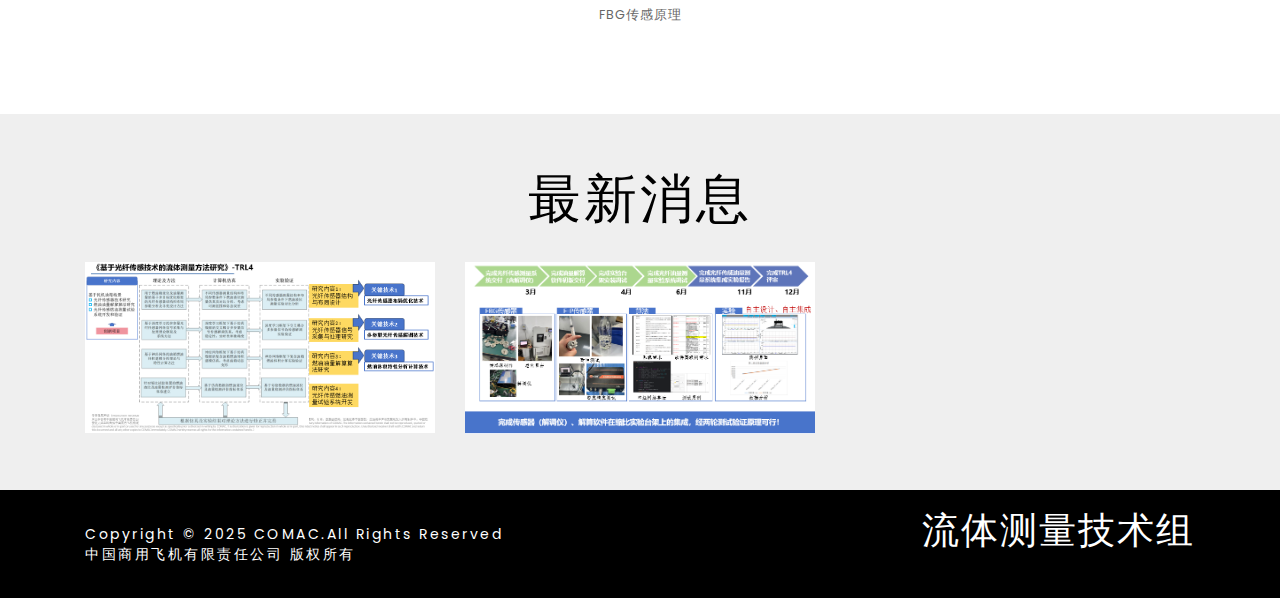
<file: contact.html>
<!DOCTYPE html>
<html lang="zxx">
   <head>
      <title>Home</title>
      <!--meta tags -->
      <meta charset="UTF-8">
      <meta name="viewport" content="width=device-width, initial-scale=1">
      <meta name="keywords" content="" />
      <script type="application/x-javascript">
         addEventListener("load", function() { setTimeout(hideURLbar, 0); }, false);
         function hideURLbar(){ window.scrollTo(0,1); }
      </script>
      <!--//meta tags ends here-->
      <!--booststrap-->
      <link href="css/bootstrap.css" rel="stylesheet" type="text/css" media="all">
      <!--//booststrap end-->
      <!--stylesheets-->
      <link href="css/style.css" rel='stylesheet' type='text/css' media="all">
      <!--//stylesheets--> 
      <!-- font-awesome icons -->
      <link href="css/font-awesome.min.css" rel="stylesheet">
      <!-- //font-awesome icons -->
      <link rel="stylesheet" href="css/lightbox.css">
      <!--gallery-->
      <link href="http://fonts.googleapis.com/css?family=Poppins:300,400,500,600,700" rel="stylesheet">
   </head>
   <body>
      <!--navbar-->
      <!--headder-->
      <div class="header-w3layouts">
         <div class="container">
            <div class="header-bar">
               <nav class="navbar navbar-default">
                  <div class="navbar-header navbar-left">
                     <button type="button" class="navbar-toggle collapsed" data-toggle="collapse" data-target="#bs-example-navbar-collapse-1">
                     <span class="sr-only">Toggle navigation</span>
                     <span class="icon-bar"></span>
                     <span class="icon-bar"></span>
                     <span class="icon-bar"></span>
                     </button>
                     <h1><a class="navbar-brand" href="index.html">流体测量技术组
                        </a>
                     </h1>
                  </div>
                  <!-- Collect the nav links, forms, and other content for toggling -->
                  <div class="collapse navbar-collapse navbar-right" id="bs-example-navbar-collapse-1">
                     <nav>
                        <ul class="nav navbar-nav">
                            <li class="active"><a href="index.html"><span class="fa fa-home banner-nav" aria-hidden="true"></span>主页</a></li>
                           <li><a href="services.html"><span class="fa fa-cogs banner-nav" aria-hidden="true"></span>研究内容</a></li>
                           <li><a href="about.html"><span class="fa fa-info-circle banner-nav" aria-hidden="true"></span>CMEE LAB</a></li>
                           
                           
                        </ul>
                     </nav>
                  </div>
               </nav>
            </div>
            <div class="clearfix"> </div>
         </div>
      </div>
      <!--//headder-->
      <!--//navbar-->
      <!-- banner -->
      <div class="inner_page_about">
      </div>
      <!--//banner -->
        <!-- typography -->
      <div class="typography">
         <div class="container">
            <h3 class="title">测量技术研究</h3>
      <div class="grid_3 grid_4 wow fadeInLeft animated" data-wow-delay=".5s">
               <h3 class="bars">Fiber optic sensing technology</h3>
               <div class="bs-example">
                  <div class=" mb-60">
                      
                     <h1>光纤传感技术研究</h1>
                     <p>&nbsp;&nbsp;&nbsp;&nbsp;完成基于光纤位置感知的多参量测量模型研究，针对F-P及FBG光纤组成从光学特性到制造流程的原型实验模型。<br>&nbsp;&nbsp;&nbsp;&nbsp;F-P传感系统基于Faber-Perot（法布里-珀罗）谐振腔，该结构为两个平行反射镜构成的共振腔。当一束光照射通过共振腔的这两个表面时，发生了反射和折射，最终会在左反射镜的入射侧产生两束平行相干的反射光，形成干涉图谱。由于不同的物理量影响，会改变F-P腔的光学长度（腔的物理长度与腔的折射率的乘积），从而引起干涉图谱中的谱峰（如波峰或波谷）位置发生偏移，通过实时监测这种改变，可以对物理量进行实时测量。</p>
                          <!-- 这里添加图片 -->
          <figure style="width: 70%; margin: 20px auto; text-align: center;">
    <img 
    src="images/Y9.jpg" 
    alt="示例图片" 
    class="img-responsive" 
    style="border:1px solid #eee; width: 100%;"  
  >
  <figcaption style="margin-top: 8px; font-size: 0.9em; color: #666;">
    F-P传感原理
  </figcaption>
</figure>
                          
 <p>&nbsp;&nbsp;&nbsp;&nbsp;FBG（光纤光栅）传感器通过测量布拉格波长的漂移实现对被测量的检测。当一段宽带入射光通过光纤光栅中，会发生透射和反射，光束中光波长与布拉格中心波长条件匹配的部分发射反射，不能匹配中心波长的光束部分则会发生透射。当外界被测量发生改变时，一般可将变化量分解为应力或温度的作用，会导致光栅周期和纤芯有效折射率的变化。简言之，一系列热力综合影响结果表现为光纤中心波长的改变，即光纤中心波长的改变间接反映被测因素的改变情况。</p>
 <figure style="width: 70%; margin: 20px auto; text-align: center;">
    <img 
    src="images/Y11.png" 
    alt="示例图片" 
    class="img-responsive" 
    style="border:1px solid #eee; width: 100%;"  
  >
  <figcaption style="margin-top: 8px; font-size: 0.9em; color: #666;">
    FBG传感原理
  </figcaption>
</figure>
                    
                    
                  </div>
               </div>
            </div>
         </div>
         </div>
      <!-- gallery-->
       <div id="gallery" class="gallery">
         <div class="container">
            <h3 class="title">最新消息</h3>
            <div class="gallery-info">
               <div class="col-md-4 col-sm-4 col-xs-4 gallery-grids">
                  <a href="images/H7.PNG" class="gallery-box" data-lightbox="example-set" data-title="">
                  <img src="images/H7.PNG" alt="" class="img-responsive zoom-img">
                  </a>
               </div>
               <div class="col-md-4 col-sm-4 col-xs-4 gallery-grids">
                  <a href="images/H8.PNG" class="gallery-box" data-lightbox="example-set" data-title="">
                  <img src="images/H8.PNG" alt="" class="img-responsive zoom-img">
                  </a>
               </div>
              
              
            </div>
         </div>
      </div>
      <!--//newsletter -->
      <!--footer -->
       <footer>
         <div class="container">
            <div class="col-md-6 col-sm-7 header-side">
               <div class="header-side">
                  <div class="buttom-social-grids">
                  
                  </div>
               </div>
               <p>Copyright &copy; 2025 COMAC.All Rights Reserved <br>中国商用飞机有限责任公司 版权所有 </a></p>
            </div>
            <div class="col-md-6 col-sm-5 header-right">
               <h2><a href="index.html">流体测量技术组</a></h2>
            </div>
         </div>
      </footer>
      <!--//footer -->
      <!--js working-->
      <script  src='js/jquery-2.2.3.min.js'></script>
      <!-- //js  working-->
      <!-- gallery -->
      <script src="js/lightbox-plus-jquery.min.js"></script>
      <!-- //gallery -->
      <!-- start-smoth-scrolling -->
      <script src="js/move-top.js"></script>
      <script src="js/easing.js"></script>
      <script>
         jQuery(document).ready(function ($) {
         	$(".scroll").click(function (event) {
         		event.preventDefault();
         		$('html,body').animate({
         			scrollTop: $(this.hash).offset().top
         		}, 1000);
         	});
         });
      </script>
      <!-- start-smoth-scrolling -->
      <!-- for-bottom-to-top smooth scrolling -->
      <script>
         $(document).ready(function () {
         	/*
         		var defaults = {
         		containerID: 'toTop', // fading element id
         		containerHoverID: 'toTopHover', // fading element hover id
         		scrollSpeed: 1200,
         		easingType: 'linear' 
         		};
         	*/
         	$().UItoTop({
         		easingType: 'easeOutQuart'
         	});
         });
      </script>
      <a href="#" id="toTop" style="display: block;"> <span id="toTopHover" style="opacity: 1;"> </span></a>
      <!-- //for-bottom-to-top smooth scrolling -->
      <!-- bootstrap-->
      <script src="js/bootstrap.js"></script>
      <!--// bootstrap-->
   </body>
</html>
</file>
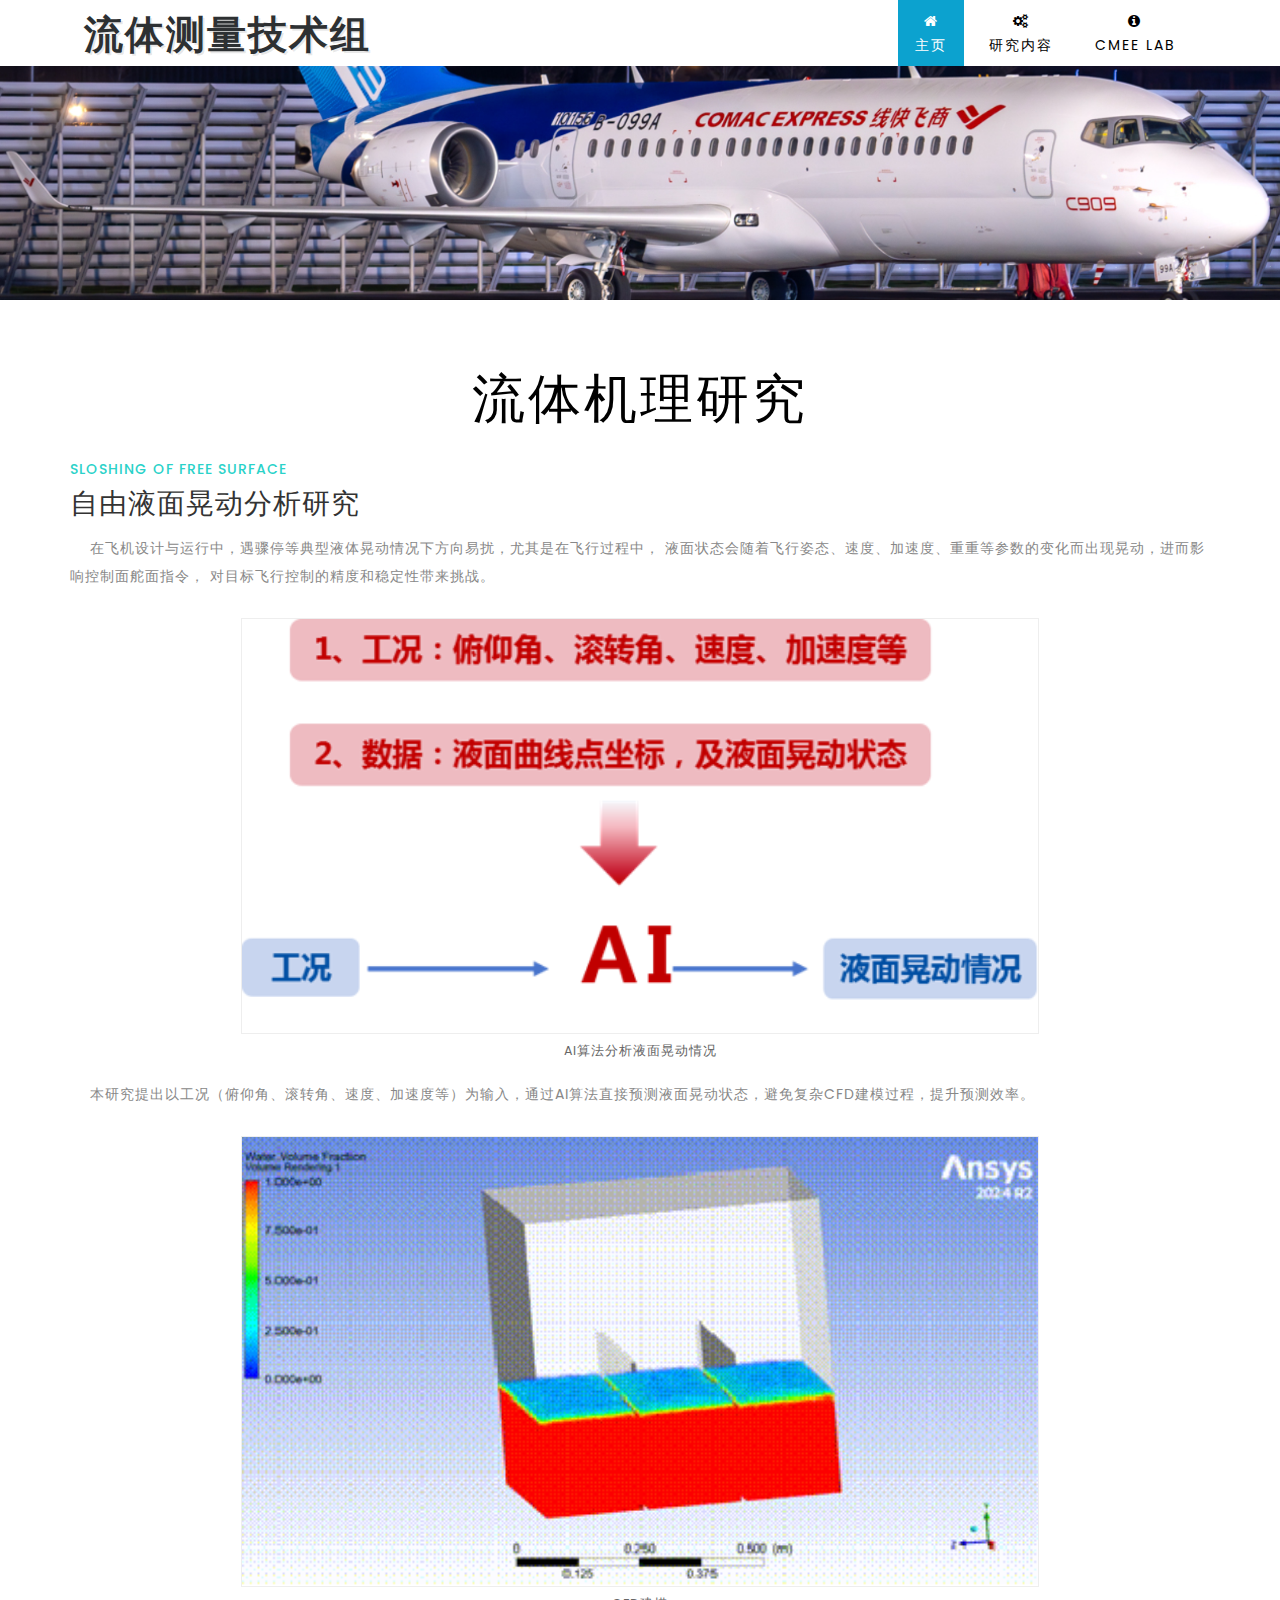
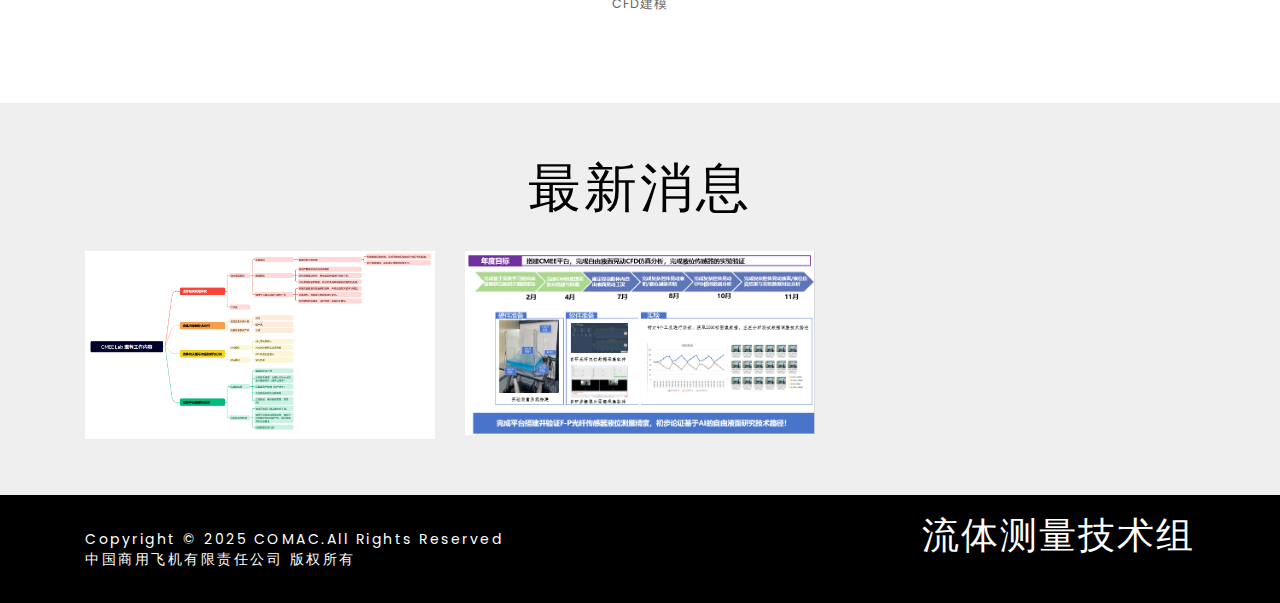
<file: gallery.html>
<!DOCTYPE html>
<html lang="zxx">
   <head>
      <title>Home</title>
      <!--meta tags -->
      <meta charset="UTF-8">
      <meta name="viewport" content="width=device-width, initial-scale=1">
      <meta name="keywords" content="" />
      <script type="application/x-javascript">
         addEventListener("load", function() { setTimeout(hideURLbar, 0); }, false);
         function hideURLbar(){ window.scrollTo(0,1); }
      </script>
      <!--//meta tags ends here-->
      <!--booststrap-->
      <link href="css/bootstrap.css" rel="stylesheet" type="text/css" media="all">
      <!--//booststrap end-->
      <!--stylesheets-->
      <link href="css/style.css" rel='stylesheet' type='text/css' media="all">
      <!--//stylesheets--> 
      <!-- font-awesome icons -->
      <link href="css/font-awesome.min.css" rel="stylesheet">
      <!-- //font-awesome icons -->
      <link rel="stylesheet" href="css/lightbox.css">
      <!--gallery-->
      <link href="http://fonts.googleapis.com/css?family=Poppins:300,400,500,600,700" rel="stylesheet">
   </head>
   <body>
      <!--navbar-->
      <!--headder-->
      <div class="header-w3layouts">
         <div class="container">
            <div class="header-bar">
               <nav class="navbar navbar-default">
                  <div class="navbar-header navbar-left">
                     <button type="button" class="navbar-toggle collapsed" data-toggle="collapse" data-target="#bs-example-navbar-collapse-1">
                     <span class="sr-only">Toggle navigation</span>
                     <span class="icon-bar"></span>
                     <span class="icon-bar"></span>
                     <span class="icon-bar"></span>
                     </button>
                     <h1><a class="navbar-brand" href="index.html">流体测量技术组
                        </a>
                     </h1>
                  </div>
                  <!-- Collect the nav links, forms, and other content for toggling -->
                  <div class="collapse navbar-collapse navbar-right" id="bs-example-navbar-collapse-1">
                     <nav>
                        <ul class="nav navbar-nav">
                           <li class="active"><a href="index.html"><span class="fa fa-home banner-nav" aria-hidden="true"></span>主页</a></li>
                           <li><a href="services.html"><span class="fa fa-cogs banner-nav" aria-hidden="true"></span>研究内容</a></li>
                           <li><a href="about.html"><span class="fa fa-info-circle banner-nav" aria-hidden="true"></span>CMEE LAB</a></li>
                          
                           
                        </ul>
                     </nav>
                  </div>
               </nav>
            </div>
            <div class="clearfix"> </div>
         </div>
      </div>
      <!--//headder-->
      <!--//navbar-->
      <!-- banner -->
      <div class="inner_page_about">
      </div>
      <!--//banner -->
        <!-- typography -->
      <div class="typography">
         <div class="container">
            <h3 class="title">流体机理研究</h3>
      <div class="grid_3 grid_4 wow fadeInLeft animated" data-wow-delay=".5s">
               <h3 class="bars">Sloshing of free surface</h3>
               <div class="bs-example">
                  <div class=" mb-60">
                      
                     <h1>自由液面晃动分析研究</h1>
                     <p>&nbsp;&nbsp;&nbsp;&nbsp;在飞机设计与运行中，遇骤停等典型液体晃动情况下方向易扰，尤其是在飞行过程中，
                        液面状态会随着飞行姿态、速度、加速度、重重等参数的变化而出现晃动，进而影响控制面舵面指令，
                        对目标飞行控制的精度和稳定性带来挑战。</p>
                          <!-- 这里添加图片 -->
          <figure style="width: 70%; margin: 20px auto; text-align: center;">
    <img 
    src="images/Y4.png" 
    alt="示例图片" 
    class="img-responsive" 
    style="border:1px solid #eee; width: 100%;"  
  >
  <figcaption style="margin-top: 8px; font-size: 0.9em; color: #666;">
    AI算法分析液面晃动情况
  </figcaption>
</figure>
                          
 <p>&nbsp;&nbsp;&nbsp;&nbsp;本研究提出以工况（俯仰角、滚转角、速度、加速度等）为输入，通过AI算法直接预测液面晃动状态，避免复杂CFD建模过程，提升预测效率。</p>
 <figure style="width: 70%; margin: 20px auto; text-align: center;">
    <img 
    src="images/Y8.png" 
    alt="示例图片" 
    class="img-responsive" 
    style="border:1px solid #eee; width: 100%;"  
  >
  <figcaption style="margin-top: 8px; font-size: 0.9em; color: #666;">
    CFD建模
  </figcaption>
</figure>
      </div>    
           </div>   
           </div>  
           </div>
           </div>
      <!-- //gallery-->
      <!--newsletter -->
       <div id="gallery" class="gallery">
         <div class="container">
            <h3 class="title">最新消息</h3>
            <div class="gallery-info">
               <div class="col-md-4 col-sm-4 col-xs-4 gallery-grids">
                  <a href="images/H5.PNG" class="gallery-box" data-lightbox="example-set" data-title="">
                  <img src="images/H5.PNG" alt="" class="img-responsive zoom-img">
                  </a>
               </div>
               <div class="col-md-4 col-sm-4 col-xs-4 gallery-grids">
                  <a href="images/H6.PNG" class="gallery-box" data-lightbox="example-set" data-title="">
                  <img src="images/H6.PNG" alt="" class="img-responsive zoom-img">
                  </a>
               </div>
              
              
            </div>
         </div>
      </div>
      <!--//newsletter -->
      <!--footer -->
      <footer>
         <div class="container">
            <div class="col-md-6 col-sm-7 header-side">
               <div class="header-side">
                  <div class="buttom-social-grids">
                  
                  </div>
               </div>
               <p>Copyright &copy; 2025 COMAC.All Rights Reserved <br>中国商用飞机有限责任公司 版权所有 </a></p>
            </div>
            <div class="col-md-6 col-sm-5 header-right">
               <h2><a href="index.html">流体测量技术组</a></h2>
            </div>
         </div>
      </footer>
      <!--//footer -->
      <!--js working-->
      <script  src='js/jquery-2.2.3.min.js'></script>
      <!-- //js  working-->
      <!-- gallery -->
      <script src="js/lightbox-plus-jquery.min.js"></script>
      <!-- //gallery -->
      <!-- start-smoth-scrolling -->
      <script src="js/move-top.js"></script>
      <script src="js/easing.js"></script>
      <script>
         jQuery(document).ready(function ($) {
         	$(".scroll").click(function (event) {
         		event.preventDefault();
         		$('html,body').animate({
         			scrollTop: $(this.hash).offset().top
         		}, 1000);
         	});
         });
      </script>
      <!-- start-smoth-scrolling -->
      <!-- for-bottom-to-top smooth scrolling -->
      <script>
         $(document).ready(function () {
         	/*
         		var defaults = {
         		containerID: 'toTop', // fading element id
         		containerHoverID: 'toTopHover', // fading element hover id
         		scrollSpeed: 1200,
         		easingType: 'linear' 
         		};
         	*/
         	$().UItoTop({
         		easingType: 'easeOutQuart'
         	});
         });
      </script>
      <a href="#" id="toTop" style="display: block;"> <span id="toTopHover" style="opacity: 1;"> </span></a>
      <!-- //for-bottom-to-top smooth scrolling -->
      <!-- bootstrap-->
      <script src="js/bootstrap.js"></script>
      <!--// bootstrap-->
   </body>
</html>
</file>
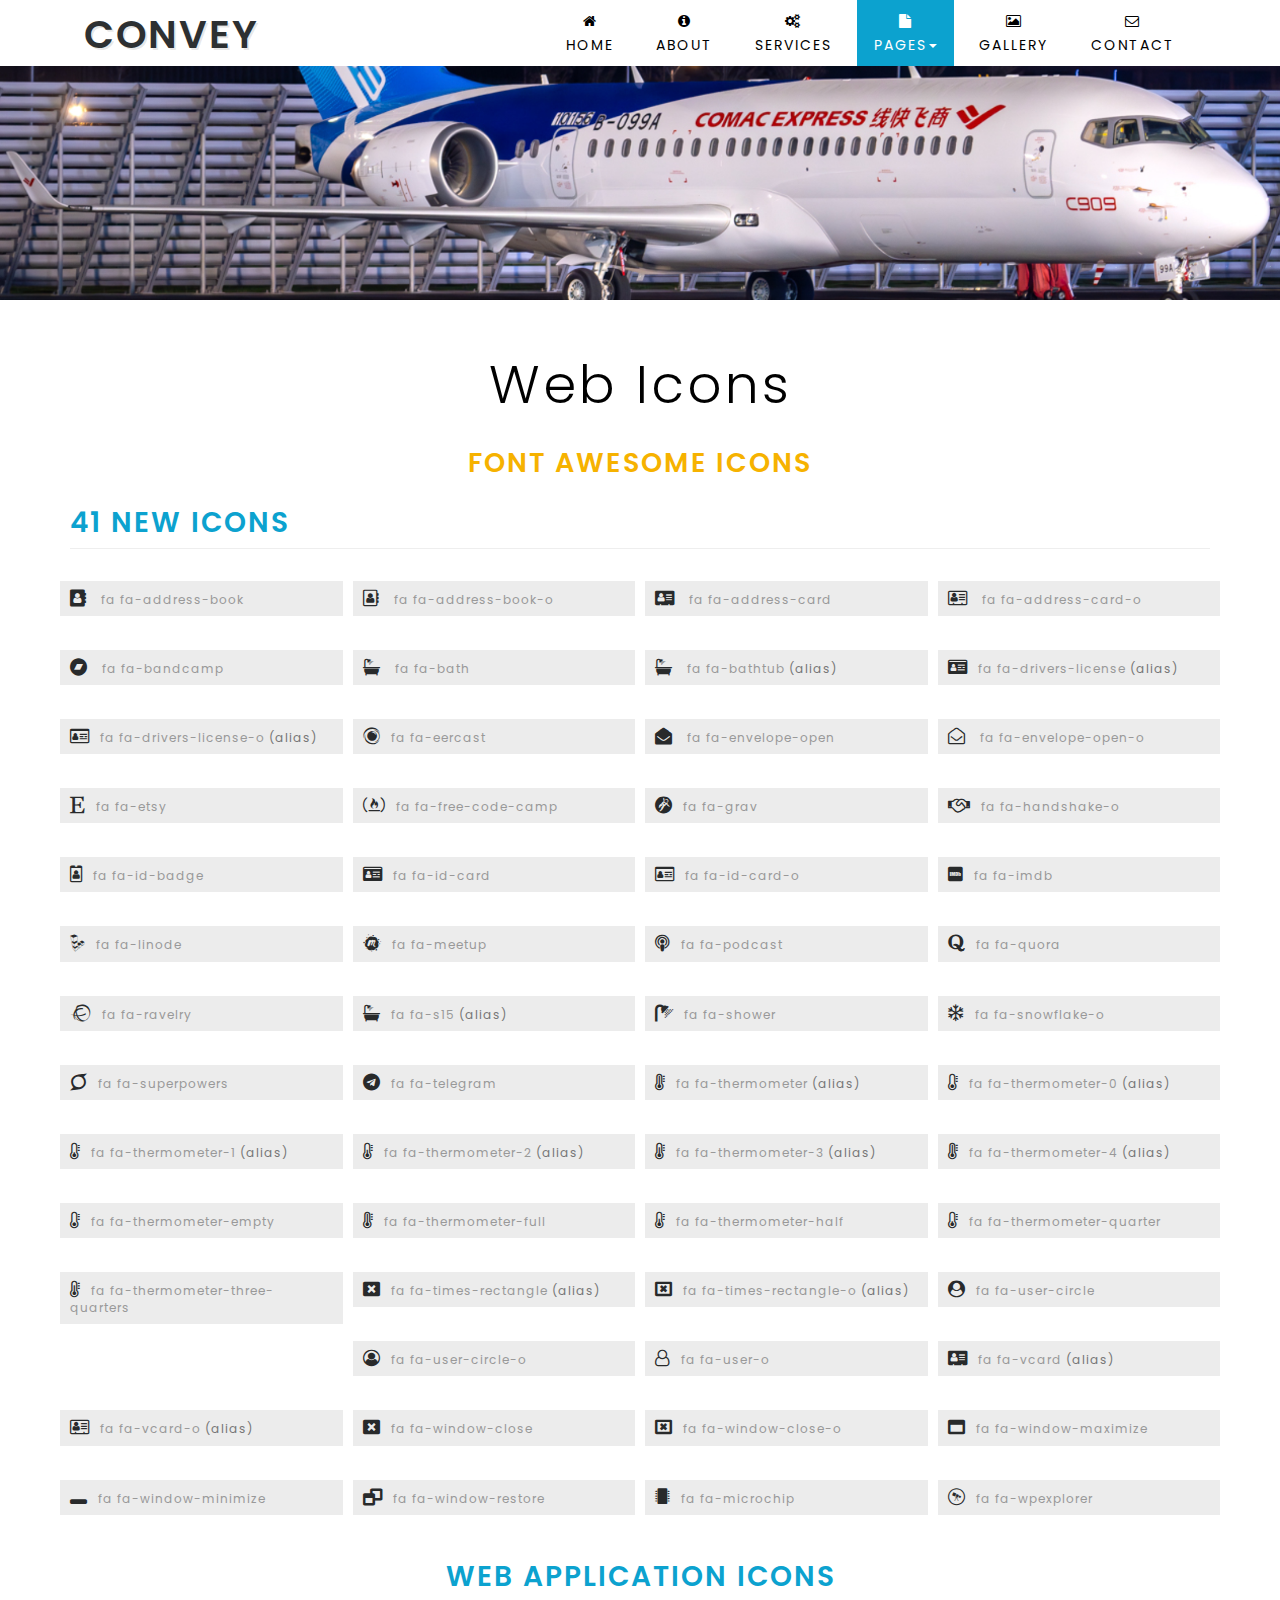
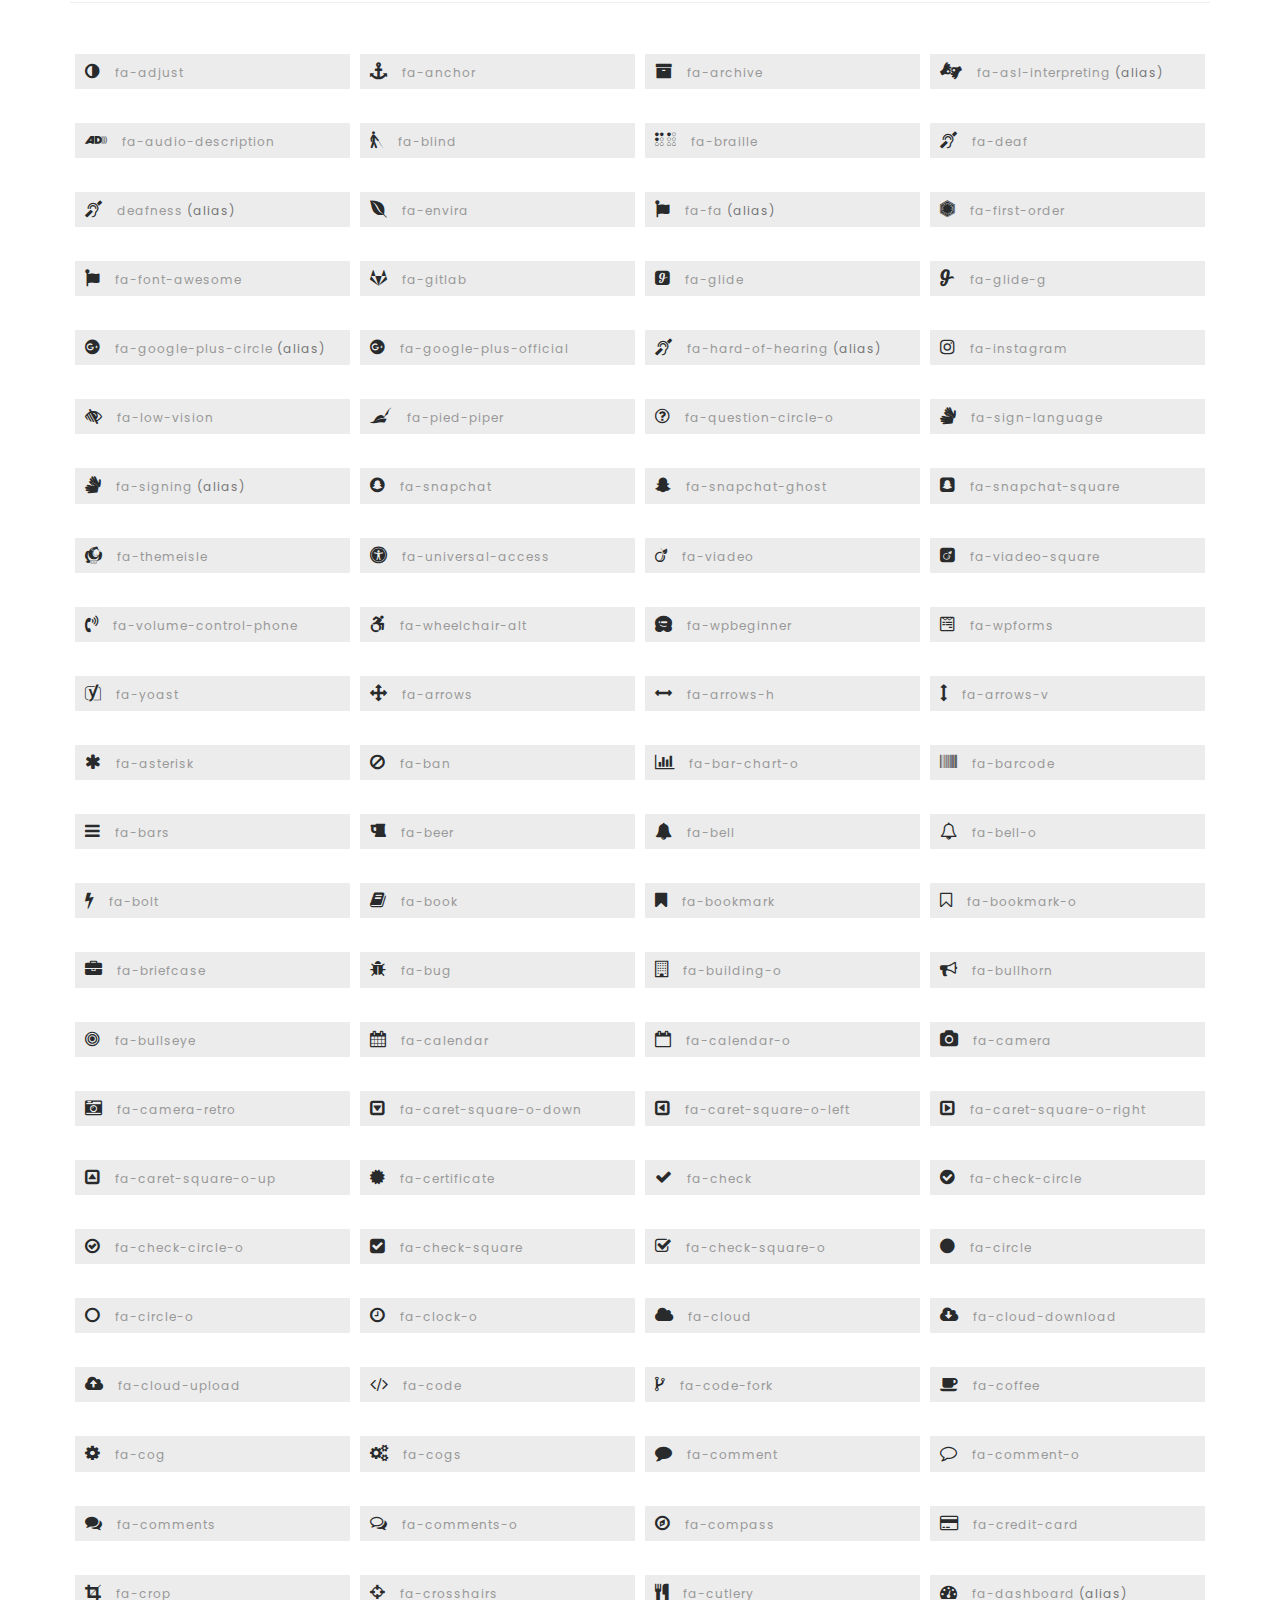
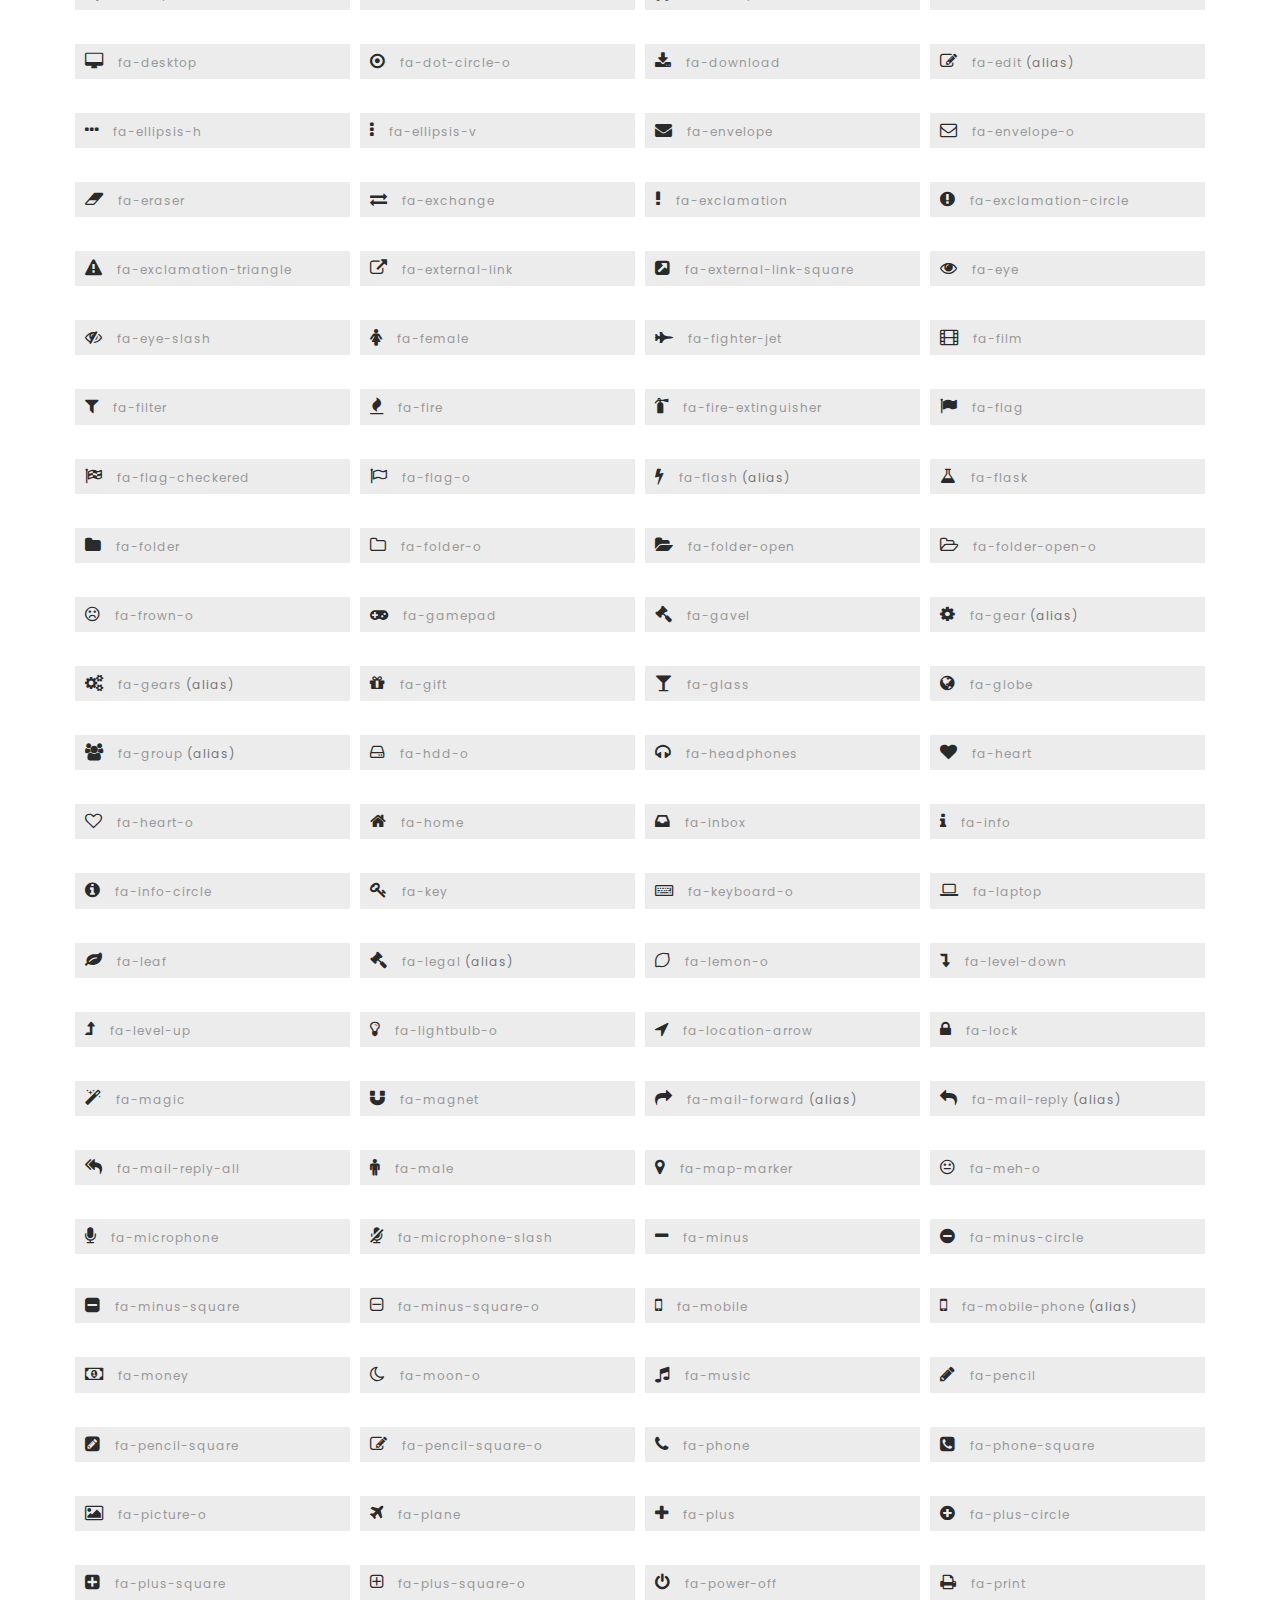
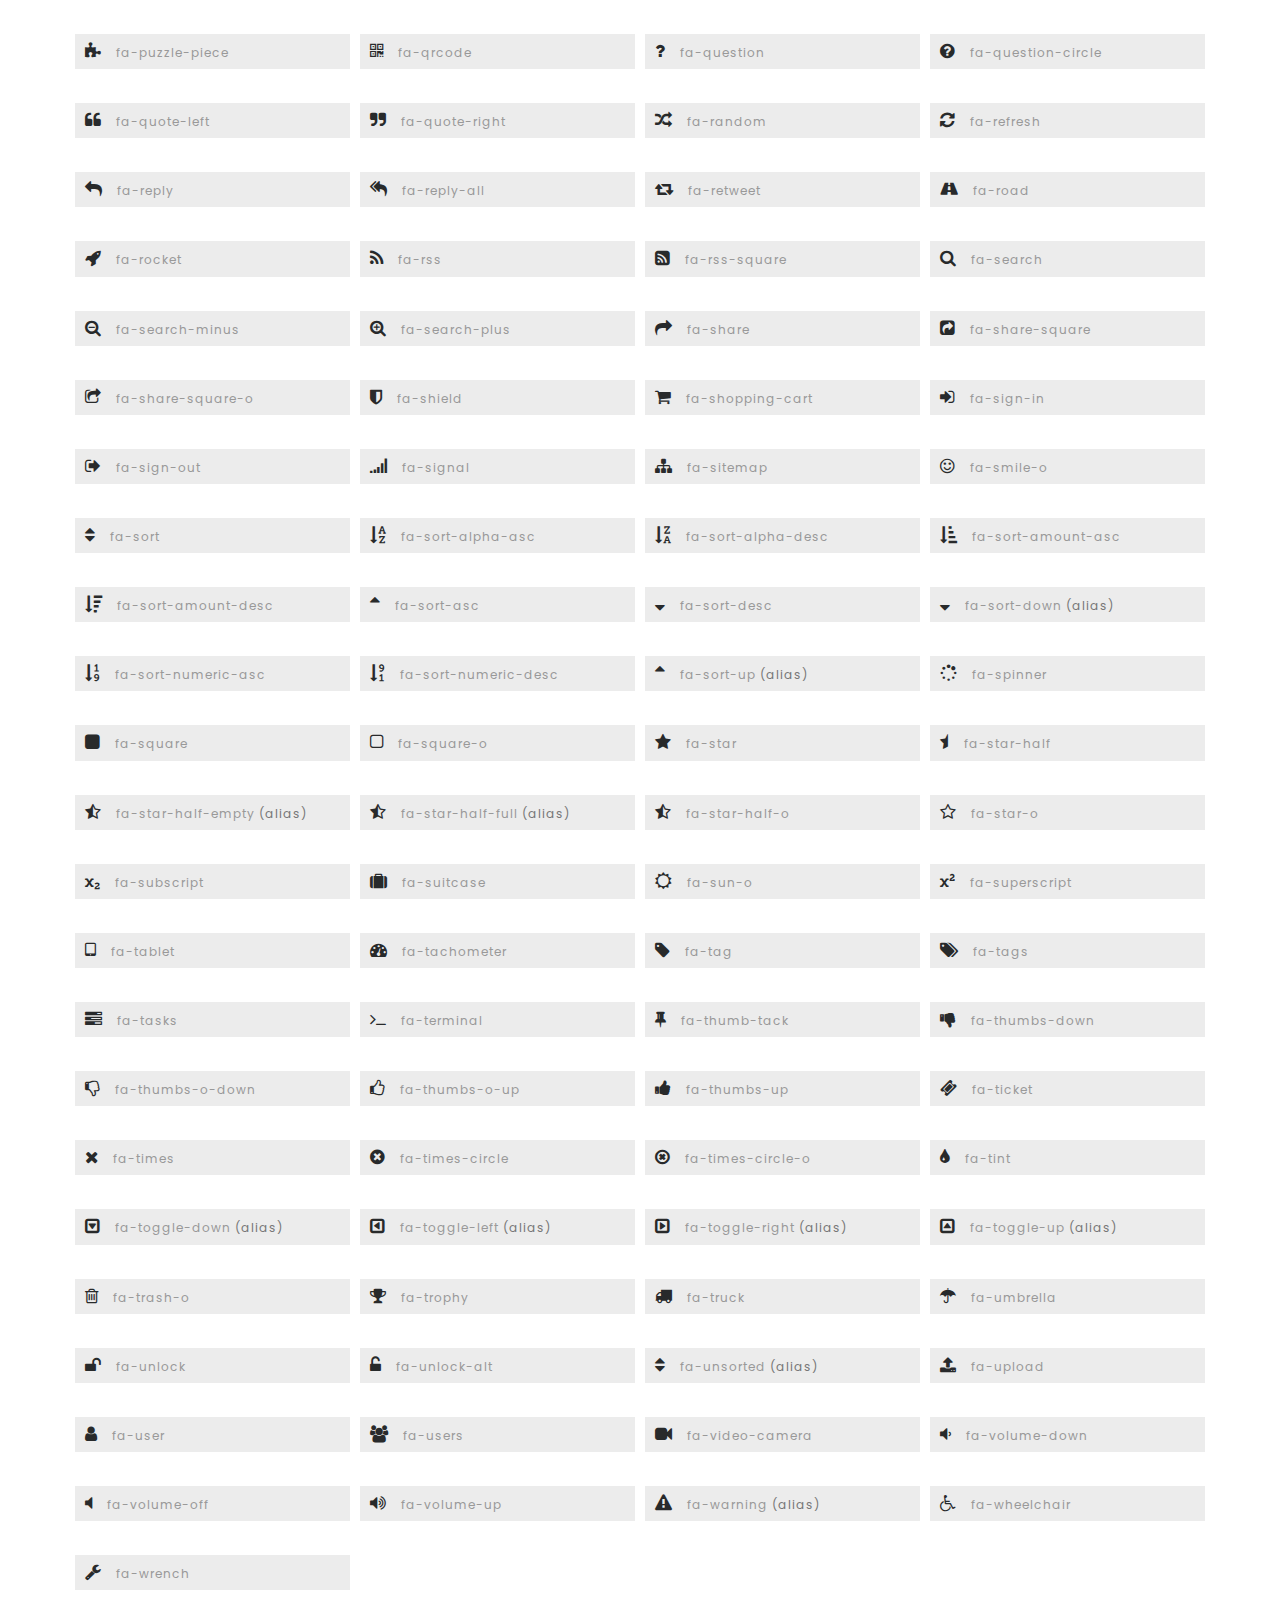
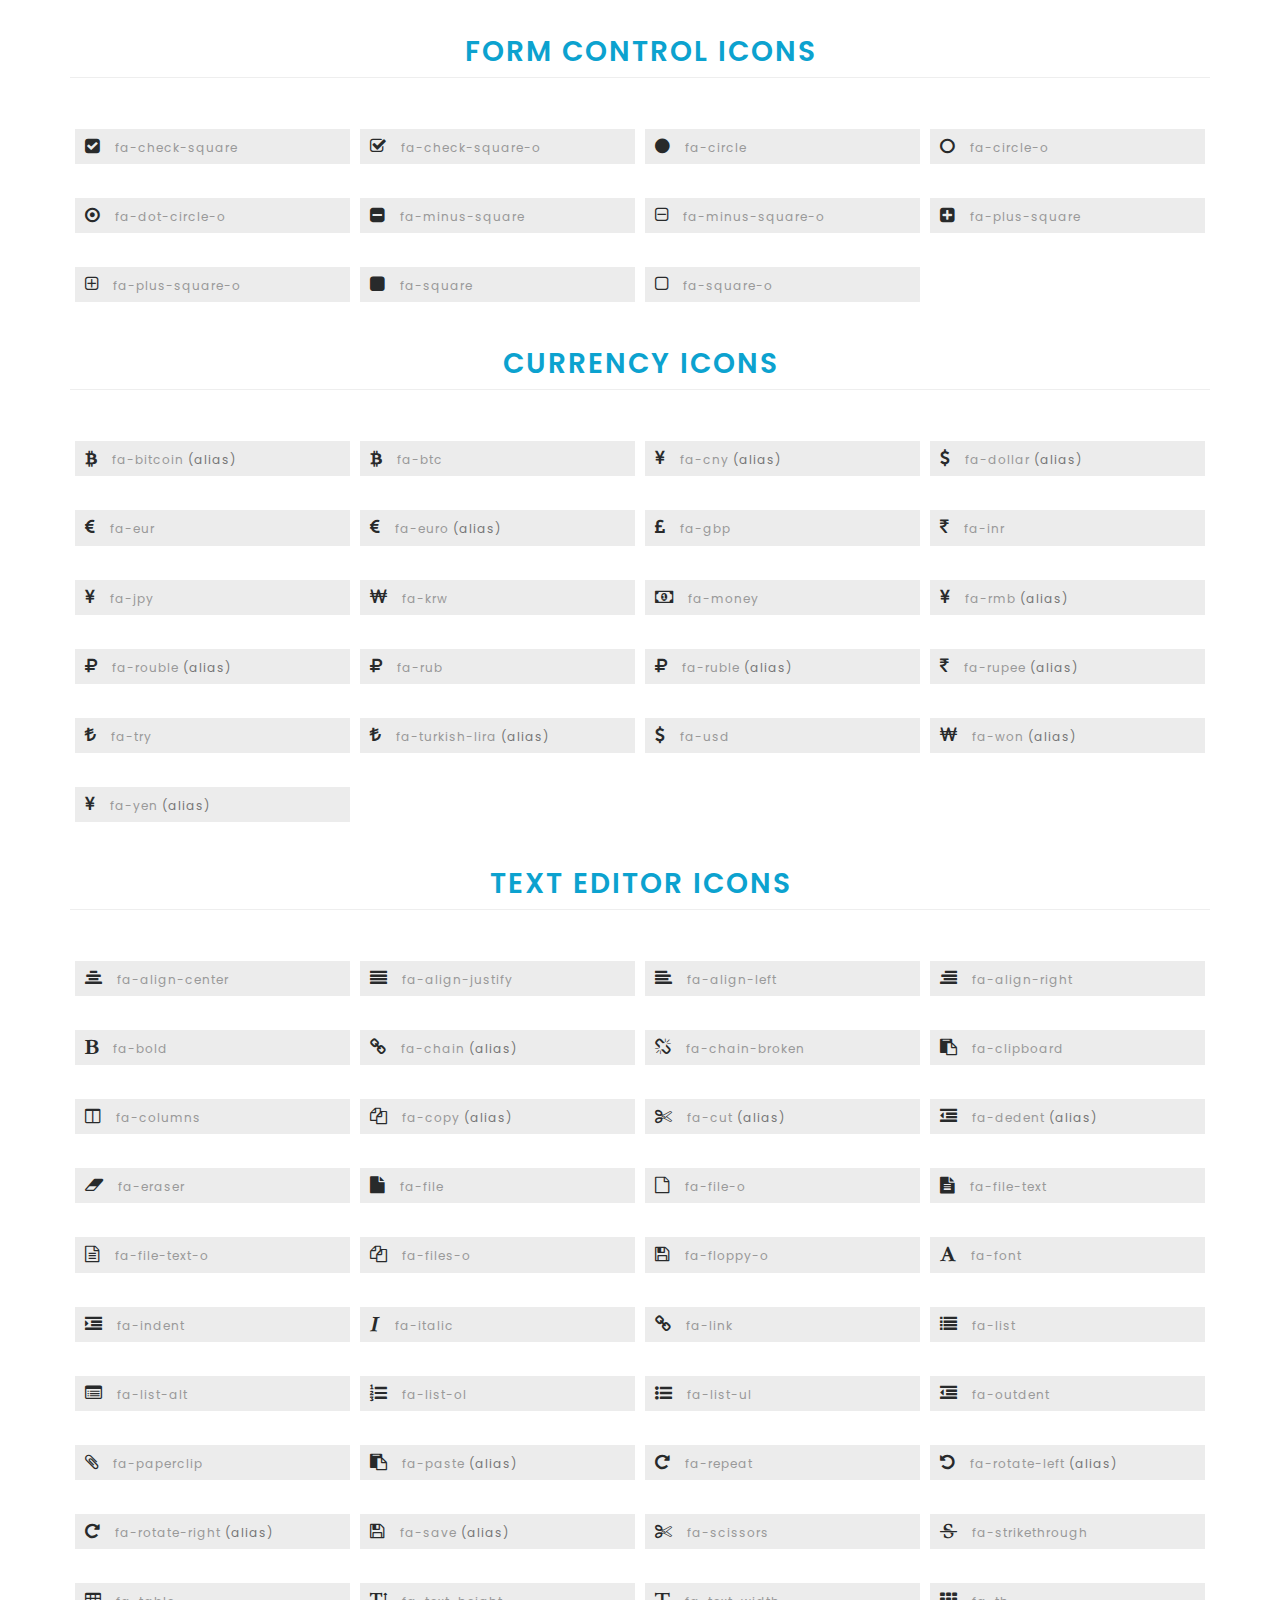
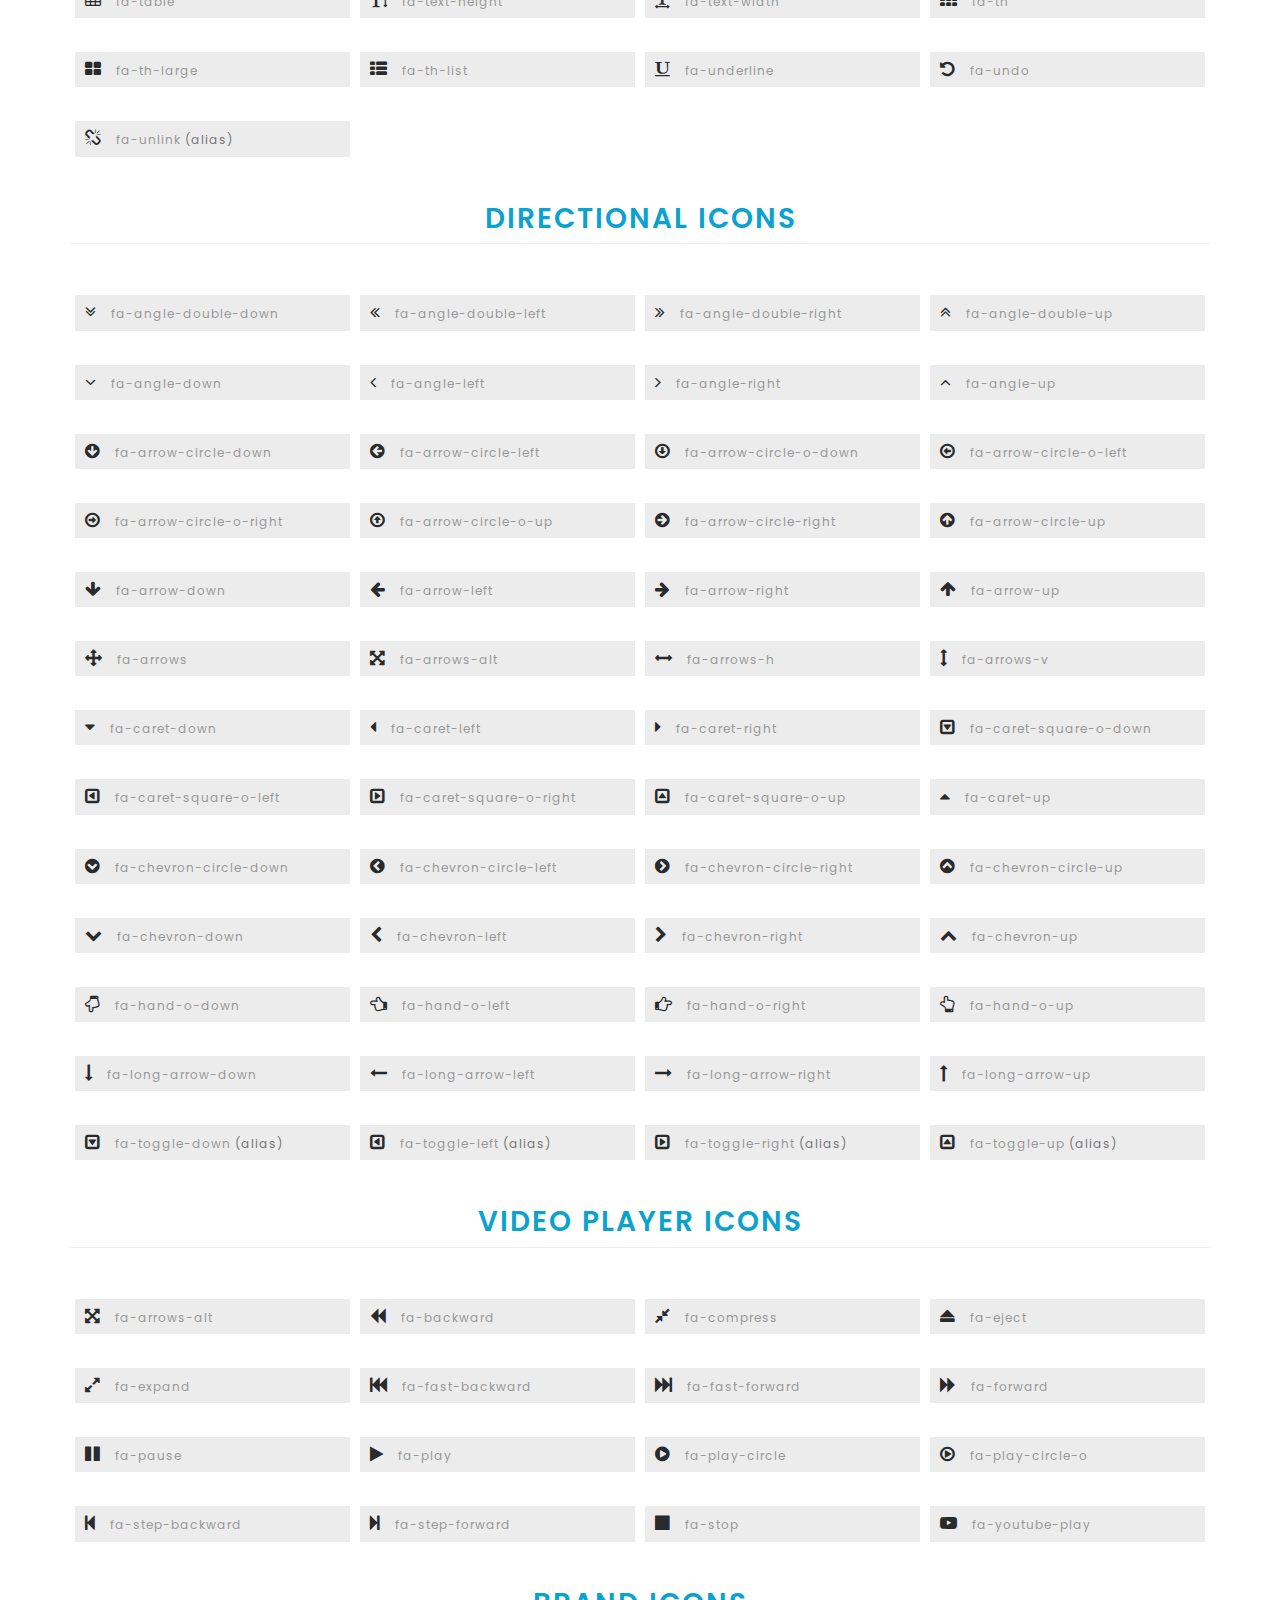
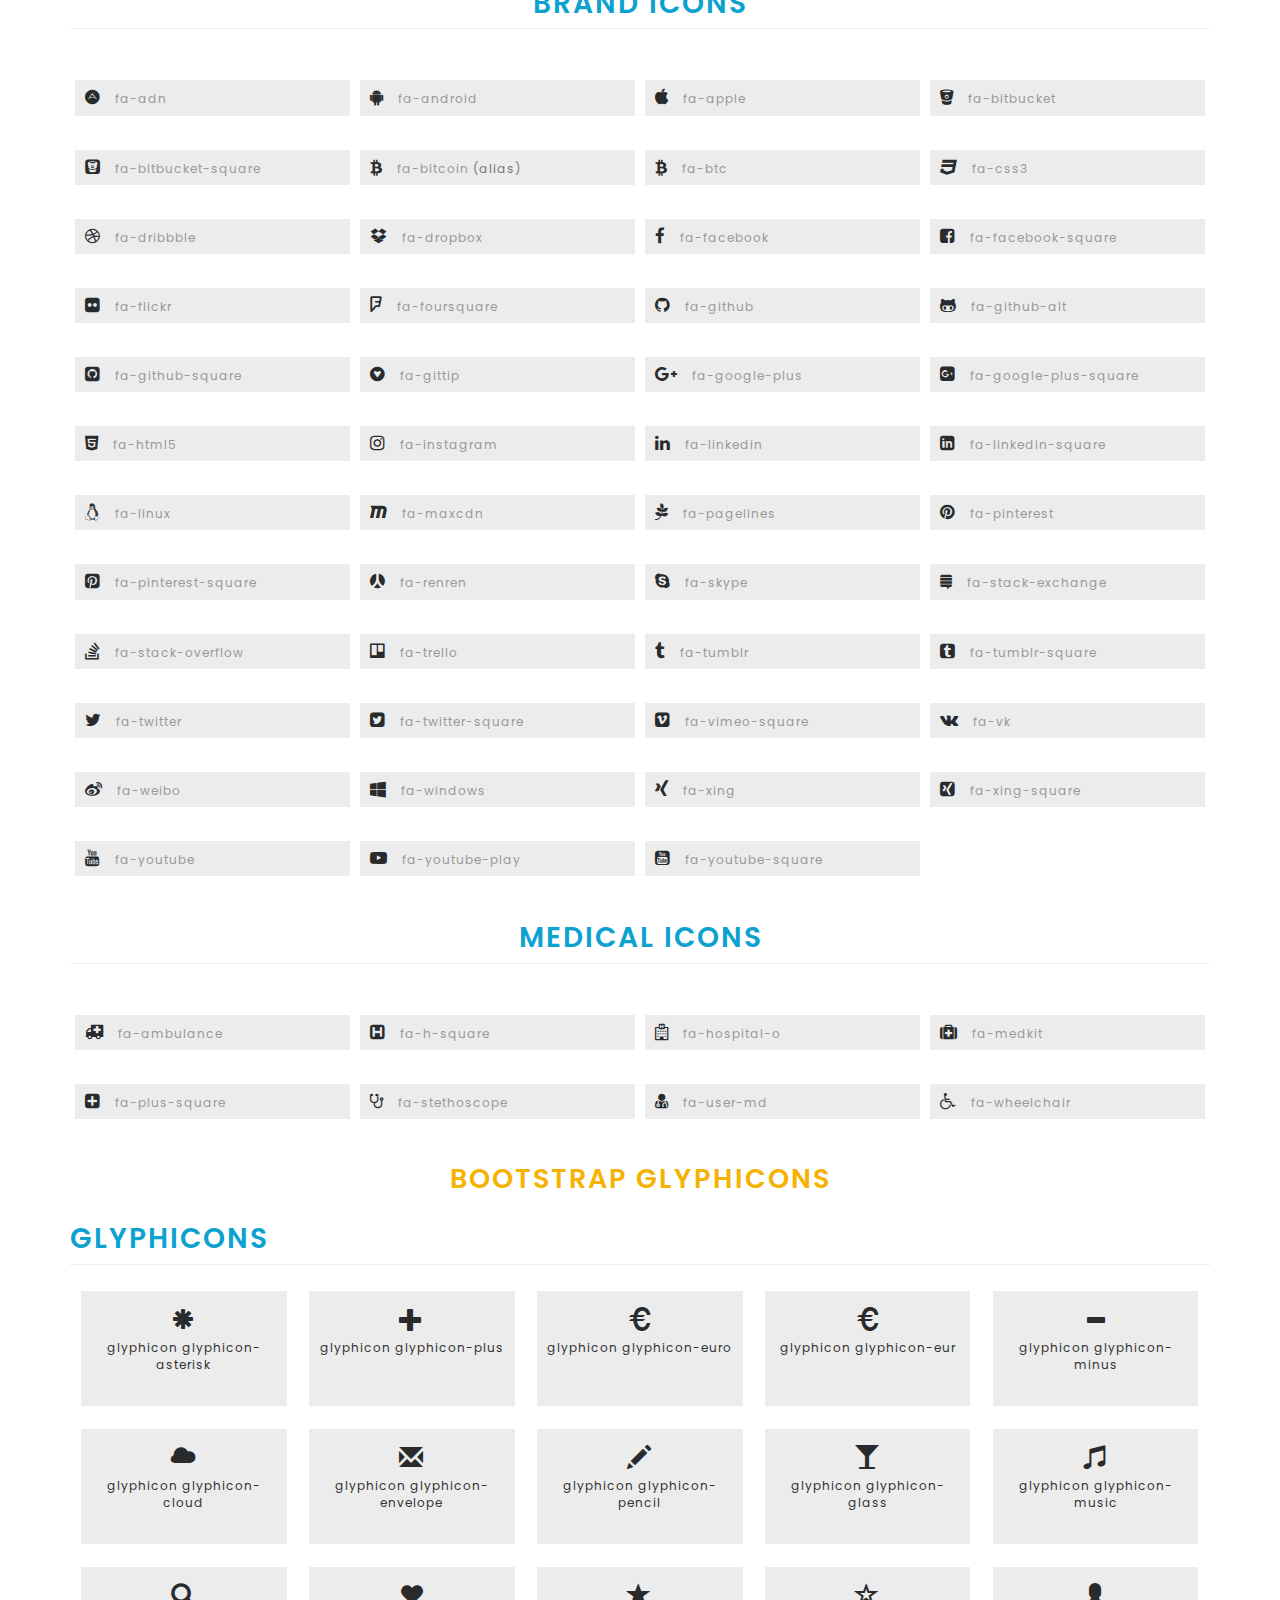
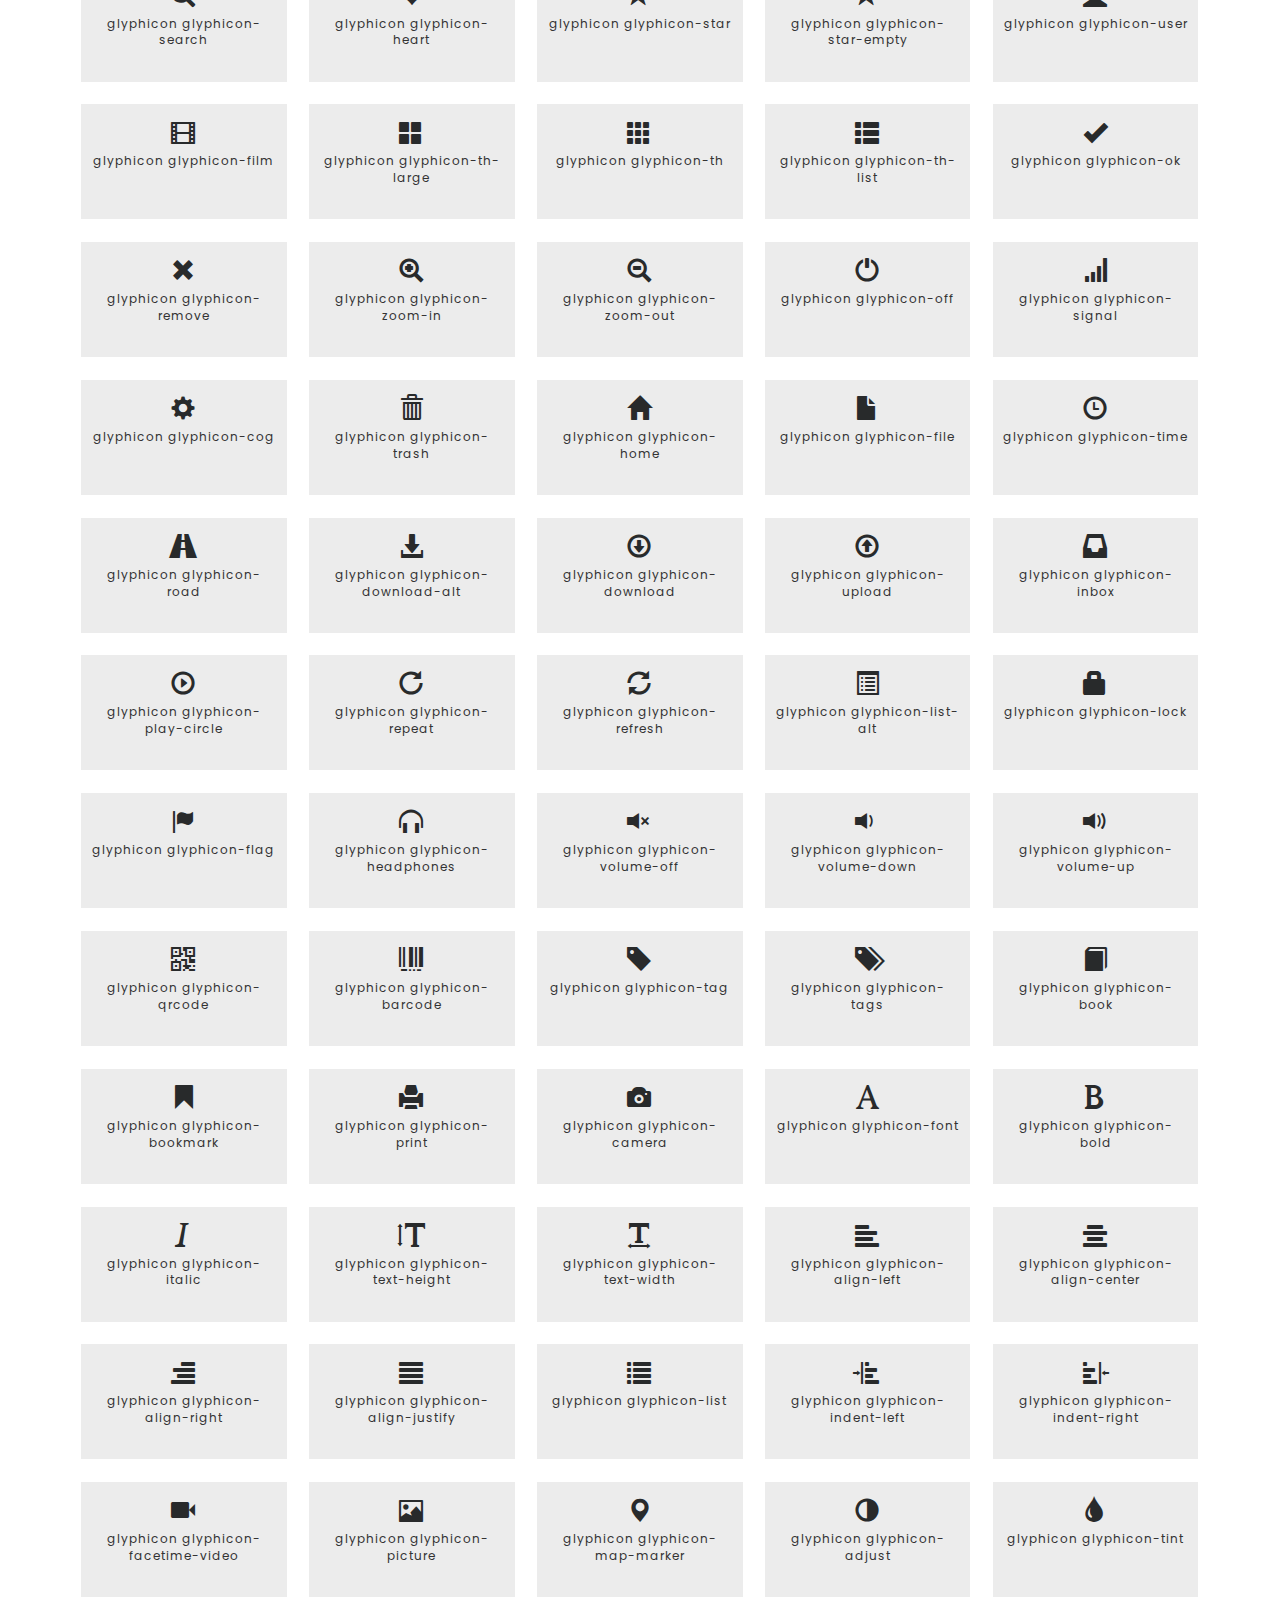
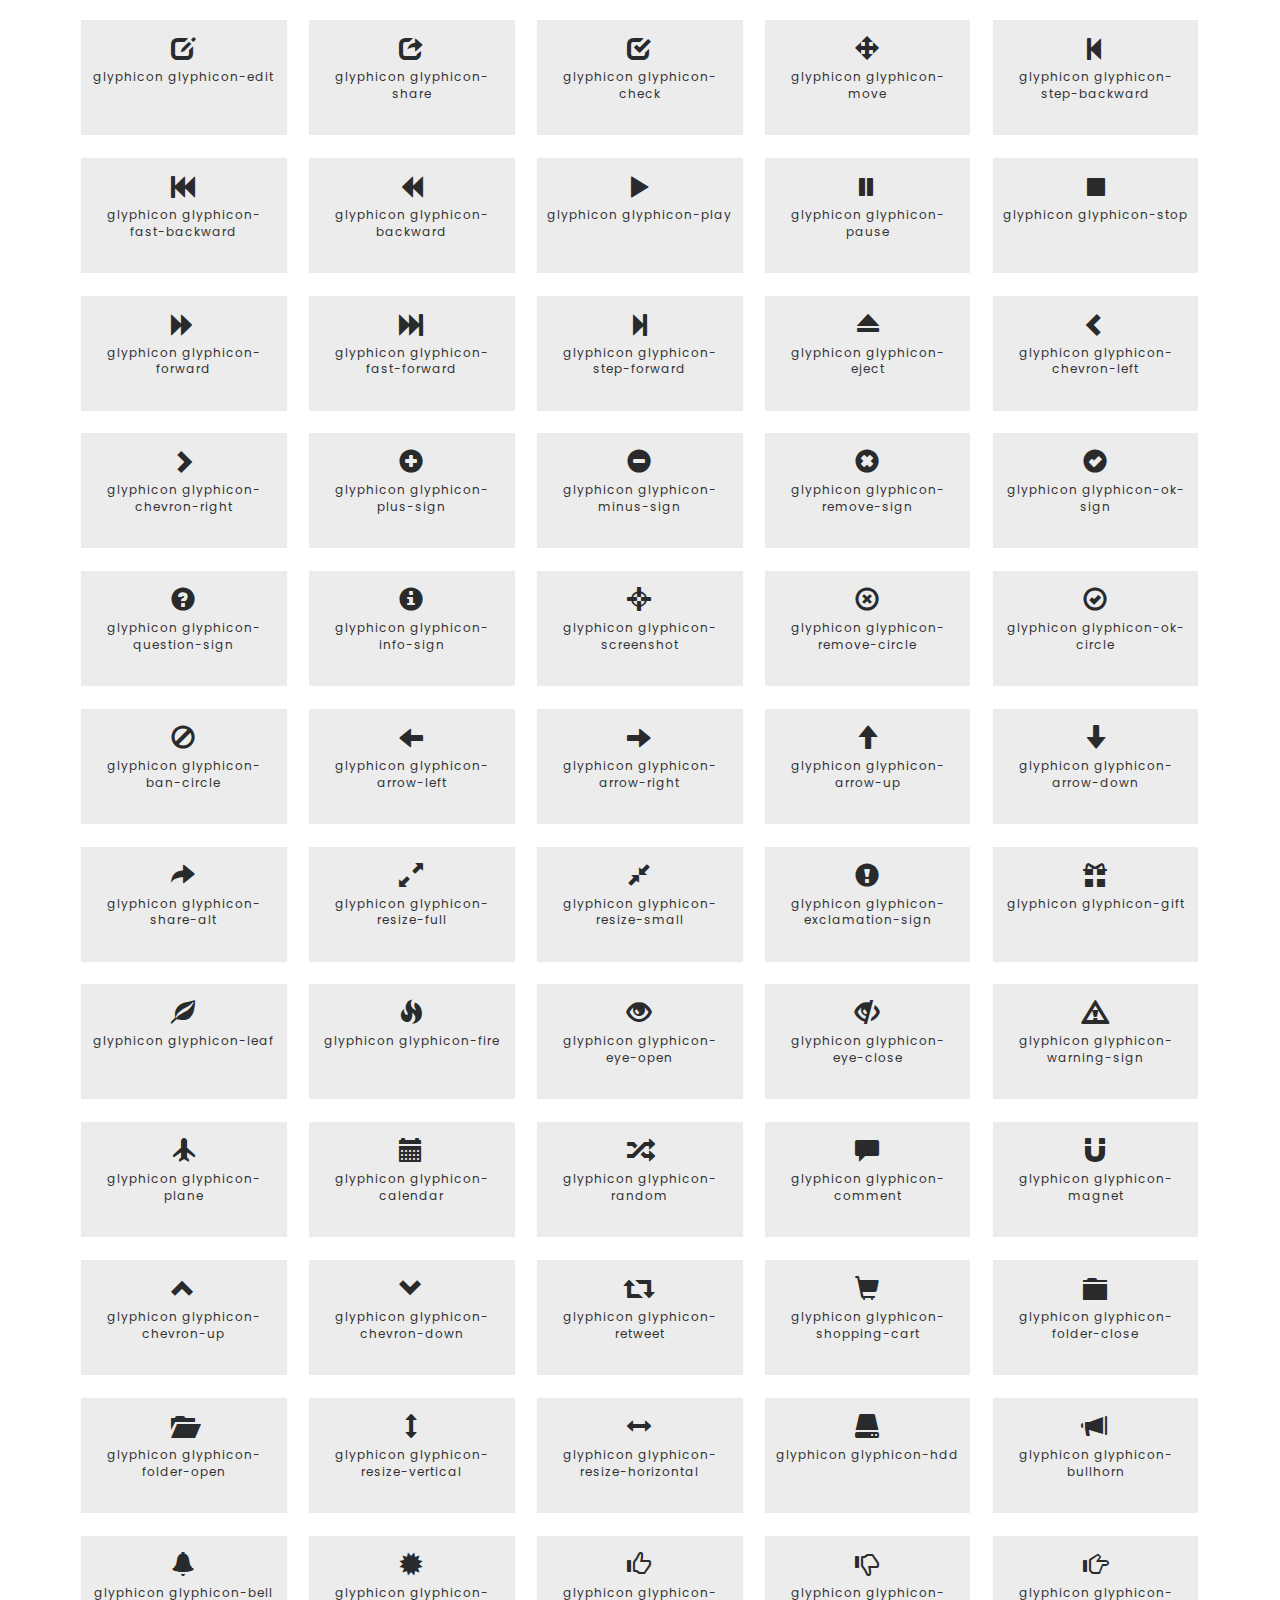
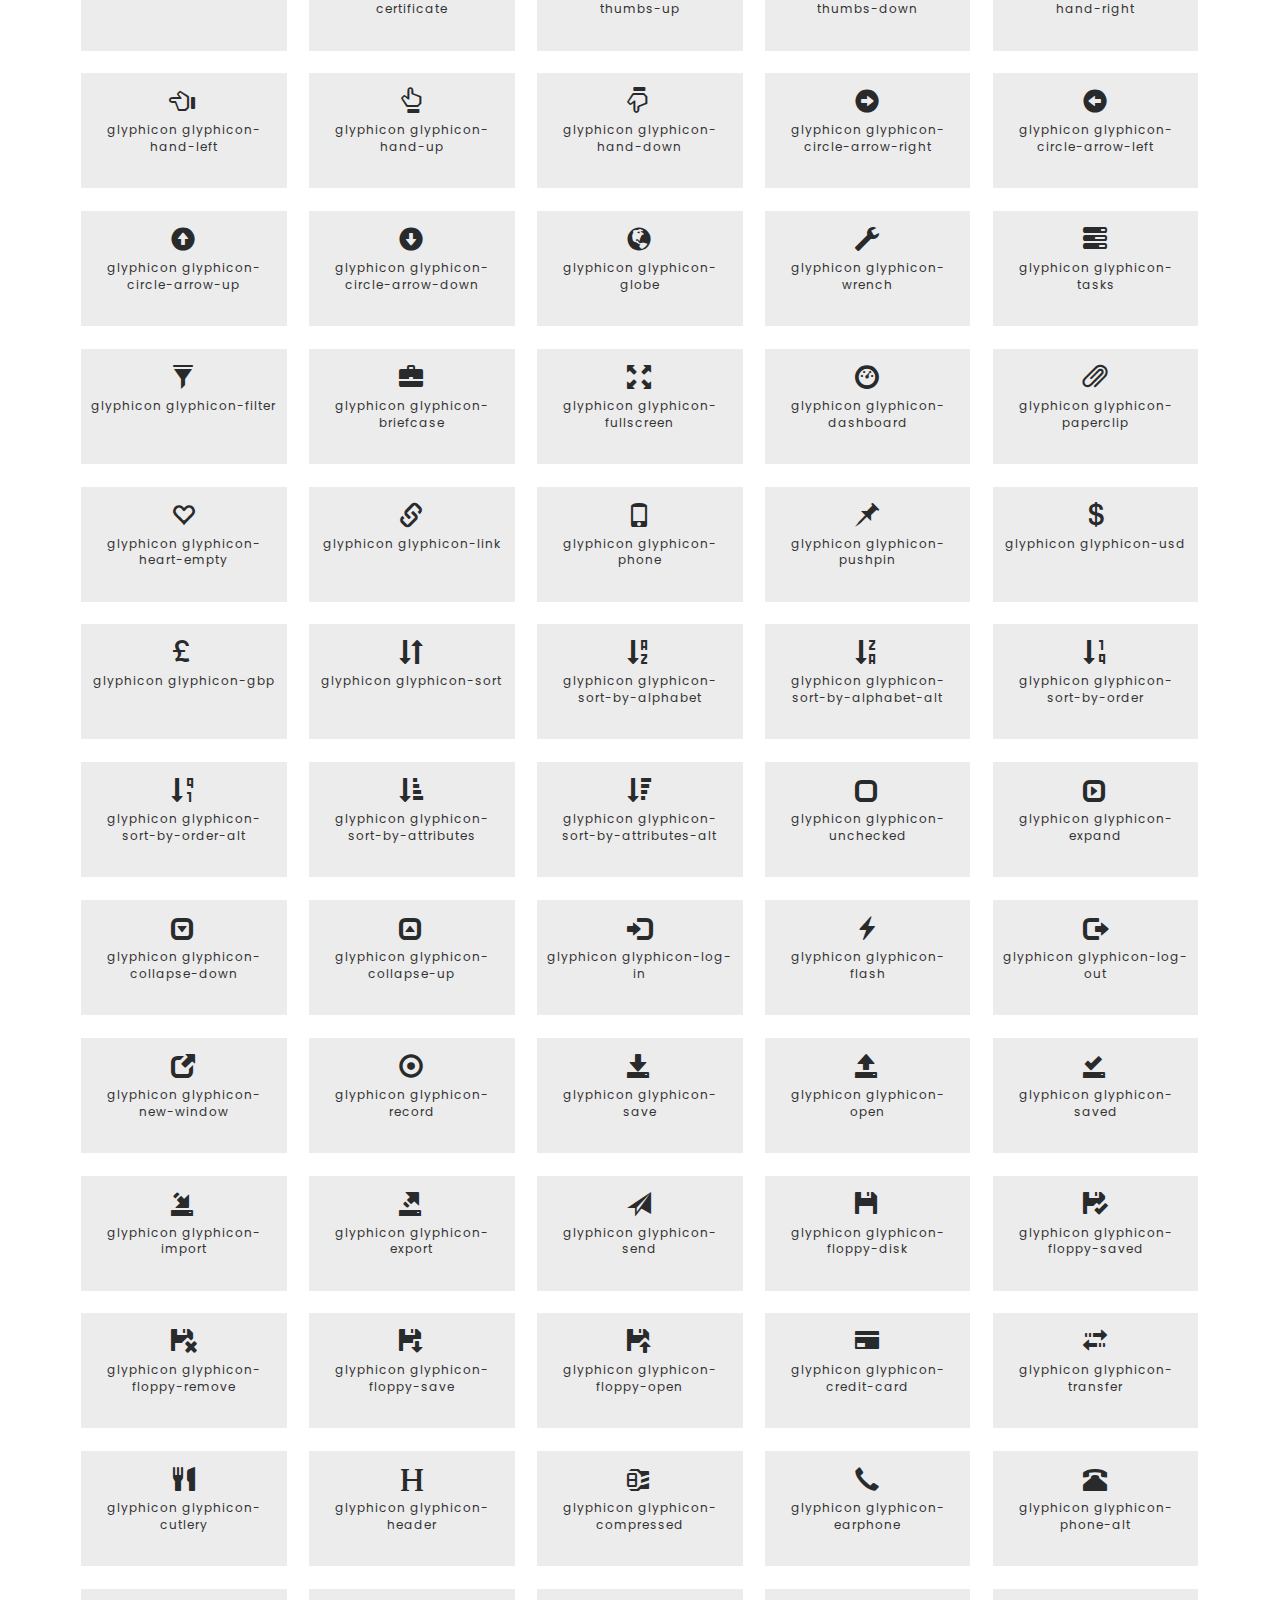
<file: icons.html>
<!DOCTYPE html>
<html lang="zxx">
   <head>
      <title>Home</title>
      <!--meta tags -->
      <meta charset="UTF-8">
      <meta name="viewport" content="width=device-width, initial-scale=1">
      <meta name="keywords" content="" />
      <script type="application/x-javascript">
         addEventListener("load", function() { setTimeout(hideURLbar, 0); }, false);
         function hideURLbar(){ window.scrollTo(0,1); }
      </script>
      <!--//meta tags ends here-->
      <!--booststrap-->
      <link href="css/bootstrap.css" rel="stylesheet" type="text/css" media="all">
      <!--//booststrap end-->
      <!--stylesheets-->
      <link href="css/style.css" rel='stylesheet' type='text/css' media="all">
      <!--//stylesheets--> 
      <!-- font-awesome icons -->
      <link href="css/font-awesome.min.css" rel="stylesheet">
      <!-- //font-awesome icons -->
      <!-- partner js-->
      <link href="http://fonts.googleapis.com/css?family=Poppins:300,400,500,600,700" rel="stylesheet">
   </head>
   <body>
      <!--navbar-->
      <!--headder-->
      <div class="header-w3layouts">
         <div class="container">
            <div class="header-bar">
               <nav class="navbar navbar-default">
                  <div class="navbar-header navbar-left">
                     <button type="button" class="navbar-toggle collapsed" data-toggle="collapse" data-target="#bs-example-navbar-collapse-1">
                     <span class="sr-only">Toggle navigation</span>
                     <span class="icon-bar"></span>
                     <span class="icon-bar"></span>
                     <span class="icon-bar"></span>
                     </button>
                     <h1><a class="navbar-brand" href="index.html">Convey
                        </a>
                     </h1>
                  </div>
                  <!-- Collect the nav links, forms, and other content for toggling -->
                  <div class="collapse navbar-collapse navbar-right" id="bs-example-navbar-collapse-1">
                     <nav>
                        <ul class="nav navbar-nav">
                           <li><a href="index.html"><span class="fa fa-home banner-nav" aria-hidden="true"></span>Home</a></li>
                           <li><a href="about.html"><span class="fa fa-info-circle banner-nav" aria-hidden="true"></span>About</a></li>
                           <li><a href="services.html"><span class="fa fa-cogs banner-nav" aria-hidden="true"></span>Services</a></li>
                           <li class="dropdown active">
                              <a href="#" class="dropdown-toggle" data-toggle="dropdown"><span class="fa fa-file banner-nav" aria-hidden="true"></span>Pages<span class="caret"></span>
                              </a>
                              <ul class="dropdown-menu" role="menu">
                                 <li>
                                    <a href="icons.html">Web Icons</a>
                                 </li>
                                 <li>
                                    <a href="codes.html">Short Codes</a>
                                 </li>
                              </ul>
                           </li>
                           <li><a href="gallery.html"><span class="fa fa-picture-o banner-nav" aria-hidden="true"></span>Gallery</a></li>
                           <li><a href="contact.html"><span class="fa fa-envelope-o banner-nav" aria-hidden="true"></span>Contact</a></li>
                        </ul>
                     </nav>
                  </div>
               </nav>
            </div>
            <div class="clearfix"> </div>
         </div>
      </div>
      <!--//headder-->
      <!--//navbar-->
      <!-- banner -->
      <div class="inner_page_about">
      </div>
      <!--//banner -->
      <!-- icons -->
      <div class="icons-border">
         <div class="container">
            <div class="title-div">
               <h3 class="title">
                  web Icons
               </h3>
               <div class="tittle-style">
               </div>
            </div>
            <div class="grid_3 grid_4 w3_agileits_icons_page">
               <div class="icons">
                  <h3 class="agileits-icons-title">Font Awesome Icons</h3>
                  <section id="new">
                     <h3 class="page-header page-header icon-subheading">41 New Icons </h3>
                     <div class="row fontawesome-icon-list">
                        <div class="icon-box col-md-3 col-sm-4">
                           <a class="agile-icon" href="#">
                           <i class="fa fa-address-book" aria-hidden="true"></i> fa fa-address-book</a>
                        </div>
                        <div class="icon-box col-md-3 col-sm-4">
                           <a class="agile-icon" href="#">
                           <i class="fa fa-address-book-o" aria-hidden="true"></i> fa fa-address-book-o</a>
                        </div>
                        <div class="icon-box col-md-3 col-sm-4">
                           <a class="agile-icon" href="#">
                           <i class="fa fa-address-card" aria-hidden="true"></i> fa fa-address-card</a>
                        </div>
                        <div class="icon-box col-md-3 col-sm-4">
                           <a class="agile-icon" href="#">
                           <i class="fa fa-address-card-o" aria-hidden="true"></i>
                           fa fa-address-card-o</a>
                        </div>
                        <div class="icon-box col-md-3 col-sm-4">
                           <a class="agile-icon" href="#">
                           <i class="fa fa-bandcamp" aria-hidden="true"></i> fa fa-bandcamp</a>
                        </div>
                        <div class="icon-box col-md-3 col-sm-4">
                           <a class="agile-icon" href="#">
                           <i class="fa fa-bath" aria-hidden="true"></i> fa fa-bath</a>
                        </div>
                        <div class="icon-box col-md-3 col-sm-4">
                           <a class="agile-icon" href="#">
                           <i class="fa fa-bathtub" aria-hidden="true"></i> fa fa-bathtub
                           <span class="text-muted">(alias)</span>
                           </a>
                        </div>
                        <div class="icon-box col-md-3 col-sm-4">
                           <a class="agile-icon" href="#">
                           <i class="fa fa-drivers-license" aria-hidden="true"></i>fa fa-drivers-license
                           <span class="text-muted">(alias)</span>
                           </a>
                        </div>
                        <div class="icon-box col-md-3 col-sm-4">
                           <a class="agile-icon" href="#">
                           <i class="fa fa-drivers-license-o" aria-hidden="true"></i>fa fa-drivers-license-o
                           <span class="text-muted">(alias)</span>
                           </a>
                        </div>
                        <div class="icon-box col-md-3 col-sm-4">
                           <a class="agile-icon" href="#">
                           <i class="fa fa-eercast" aria-hidden="true"></i>fa fa-eercast</a>
                        </div>
                        <div class="icon-box col-md-3 col-sm-4">
                           <a class="agile-icon" href="#">
                           <i class="fa fa-envelope-open" aria-hidden="true"></i> fa fa-envelope-open</a>
                        </div>
                        <div class="icon-box col-md-3 col-sm-4">
                           <a class="agile-icon" href="#">
                           <i class="fa fa-envelope-open-o" aria-hidden="true"></i> fa fa-envelope-open-o</a>
                        </div>
                        <div class="icon-box col-md-3 col-sm-4">
                           <a class="agile-icon" href="#">
                           <i class="fa fa-etsy" aria-hidden="true"></i>fa fa-etsy</a>
                        </div>
                        <div class="icon-box col-md-3 col-sm-4">
                           <a class="agile-icon" href="#">
                           <i class="fa fa-free-code-camp" aria-hidden="true"></i>fa fa-free-code-camp</a>
                        </div>
                        <div class="icon-box col-md-3 col-sm-4">
                           <a class="agile-icon" href="#">
                           <i class="fa fa-grav" aria-hidden="true"></i>fa fa-grav</a>
                        </div>
                        <div class="icon-box col-md-3 col-sm-4">
                           <a class="agile-icon" href="#">
                           <i class="fa fa-handshake-o" aria-hidden="true"></i>fa fa-handshake-o</a>
                        </div>
                        <div class="icon-box col-md-3 col-sm-4">
                           <a class="agile-icon" href="#">
                           <i class="fa fa-id-badge" aria-hidden="true"></i>fa fa-id-badge</a>
                        </div>
                        <div class="icon-box col-md-3 col-sm-4">
                           <a class="agile-icon" href="#">
                           <i class="fa fa-id-card" aria-hidden="true"></i>fa fa-id-card</a>
                        </div>
                        <div class="icon-box col-md-3 col-sm-4">
                           <a class="agile-icon" href="#">
                           <i class="fa fa-id-card-o" aria-hidden="true"></i>fa fa-id-card-o</a>
                        </div>
                        <div class="icon-box col-md-3 col-sm-4">
                           <a class="agile-icon" href="#">
                           <i class="fa fa-imdb" aria-hidden="true"></i>fa fa-imdb</a>
                        </div>
                        <div class="icon-box col-md-3 col-sm-4">
                           <a class="agile-icon" href="#">
                           <i class="fa fa-linode" aria-hidden="true"></i>fa fa-linode</a>
                        </div>
                        <div class="icon-box col-md-3 col-sm-4">
                           <a class="agile-icon" href="#">
                           <i class="fa fa-meetup" aria-hidden="true"></i>fa fa-meetup</a>
                        </div>
                        <div class="icon-box col-md-3 col-sm-4">
                           <a class="agile-icon" href="#">
                           <i class="fa fa-podcast" aria-hidden="true"></i>fa fa-podcast</a>
                        </div>
                        <div class="icon-box col-md-3 col-sm-4">
                           <a class="agile-icon" href="#">
                           <i class="fa fa-quora" aria-hidden="true"></i>fa fa-quora</a>
                        </div>
                        <div class="icon-box col-md-3 col-sm-4">
                           <a class="agile-icon" href="#">
                           <i class="fa fa-ravelry" aria-hidden="true"></i>fa fa-ravelry</a>
                        </div>
                        <div class="icon-box col-md-3 col-sm-4">
                           <a class="agile-icon" href="#">
                           <i class="fa fa-s15" aria-hidden="true"></i>fa fa-s15
                           <span class="text-muted">(alias)</span>
                           </a>
                        </div>
                        <div class="icon-box col-md-3 col-sm-4">
                           <a class="agile-icon" href="#">
                           <i class="fa fa-shower" aria-hidden="true"></i>fa fa-shower</a>
                        </div>
                        <div class="icon-box col-md-3 col-sm-4">
                           <a class="agile-icon" href="#">
                           <i class="fa fa-snowflake-o" aria-hidden="true"></i>fa fa-snowflake-o</a>
                        </div>
                        <div class="icon-box col-md-3 col-sm-4">
                           <a class="agile-icon" href="#">
                           <i class="fa fa-superpowers" aria-hidden="true"></i>fa fa-superpowers</a>
                        </div>
                        <div class="icon-box col-md-3 col-sm-4">
                           <a class="agile-icon" href="#">
                           <i class="fa fa-telegram" aria-hidden="true"></i>fa fa-telegram</a>
                        </div>
                        <div class="icon-box col-md-3 col-sm-4">
                           <a class="agile-icon" href="#">
                           <i class="fa fa-thermometer" aria-hidden="true"></i>fa fa-thermometer
                           <span class="text-muted">(alias)</span>
                           </a>
                        </div>
                        <div class="icon-box col-md-3 col-sm-4">
                           <a class="agile-icon" href="#">
                           <i class="fa fa-thermometer-0" aria-hidden="true"></i>fa fa-thermometer-0
                           <span class="text-muted">(alias)</span>
                           </a>
                        </div>
                        <div class="icon-box col-md-3 col-sm-4">
                           <a class="agile-icon" href="#">
                           <i class="fa fa-thermometer-1" aria-hidden="true"></i>fa fa-thermometer-1
                           <span class="text-muted">(alias)</span>
                           </a>
                        </div>
                        <div class="icon-box col-md-3 col-sm-4">
                           <a class="agile-icon" href="#">
                           <i class="fa fa-thermometer-2" aria-hidden="true"></i>fa fa-thermometer-2
                           <span class="text-muted">(alias)</span>
                           </a>
                        </div>
                        <div class="icon-box col-md-3 col-sm-4">
                           <a class="agile-icon" href="#">
                           <i class="fa fa-thermometer-3" aria-hidden="true"></i>fa fa-thermometer-3
                           <span class="text-muted">(alias)</span>
                           </a>
                        </div>
                        <div class="icon-box col-md-3 col-sm-4">
                           <a class="agile-icon" href="#">
                           <i class="fa fa-thermometer-4" aria-hidden="true"></i>fa fa-thermometer-4
                           <span class="text-muted">(alias)</span>
                           </a>
                        </div>
                        <div class="icon-box col-md-3 col-sm-4">
                           <a class="agile-icon" href="#">
                           <i class="fa fa-thermometer-empty" aria-hidden="true"></i>fa fa-thermometer-empty</a>
                        </div>
                        <div class="icon-box col-md-3 col-sm-4">
                           <a class="agile-icon" href="#">
                           <i class="fa fa-thermometer-full" aria-hidden="true"></i>fa fa-thermometer-full</a>
                        </div>
                        <div class="icon-box col-md-3 col-sm-4">
                           <a class="agile-icon" href="#">
                           <i class="fa fa-thermometer-half" aria-hidden="true"></i>fa fa-thermometer-half</a>
                        </div>
                        <div class="icon-box col-md-3 col-sm-4">
                           <a class="agile-icon" href="#">
                           <i class="fa fa-thermometer-quarter" aria-hidden="true"></i>fa fa-thermometer-quarter</a>
                        </div>
                        <div class="icon-box col-md-3 col-sm-4">
                           <a class="agile-icon" href="#">
                           <i class="fa fa-thermometer-three-quarters" aria-hidden="true"></i>fa fa-thermometer-three-quarters</a>
                        </div>
                        <div class="icon-box col-md-3 col-sm-4">
                           <a class="agile-icon" href="#">
                           <i class="fa fa-times-rectangle" aria-hidden="true"></i>fa fa-times-rectangle
                           <span class="text-muted">(alias)</span>
                           </a>
                        </div>
                        <div class="icon-box col-md-3 col-sm-4">
                           <a class="agile-icon" href="#">
                           <i class="fa fa-times-rectangle-o" aria-hidden="true"></i>fa fa-times-rectangle-o
                           <span class="text-muted">(alias)</span>
                           </a>
                        </div>
                        <div class="icon-box col-md-3 col-sm-4">
                           <a class="agile-icon" href="#">
                           <i class="fa fa-user-circle" aria-hidden="true"></i>fa fa-user-circle</a>
                        </div>
                        <div class="icon-box col-md-3 col-sm-4">
                           <a class="agile-icon" href="#">
                           <i class="fa fa-user-circle-o" aria-hidden="true"></i>fa fa-user-circle-o</a>
                        </div>
                        <div class="icon-box col-md-3 col-sm-4">
                           <a class="agile-icon" href="#">
                           <i class="fa fa-user-o" aria-hidden="true"></i>fa fa-user-o</a>
                        </div>
                        <div class="icon-box col-md-3 col-sm-4">
                           <a class="agile-icon" href="#">
                           <i class="fa fa-vcard" aria-hidden="true"></i>fa fa-vcard
                           <span class="text-muted">(alias)</span>
                           </a>
                        </div>
                        <div class="icon-box col-md-3 col-sm-4">
                           <a class="agile-icon" href="#">
                           <i class="fa fa-vcard-o" aria-hidden="true"></i>fa fa-vcard-o
                           <span class="text-muted">(alias)</span>
                           </a>
                        </div>
                        <div class="icon-box col-md-3 col-sm-4">
                           <a class="agile-icon" href="#">
                           <i class="fa fa-window-close" aria-hidden="true"></i>fa fa-window-close</a>
                        </div>
                        <div class="icon-box col-md-3 col-sm-4">
                           <a class="agile-icon" href="#">
                           <i class="fa fa-window-close-o" aria-hidden="true"></i>fa fa-window-close-o</a>
                        </div>
                        <div class="icon-box col-md-3 col-sm-4">
                           <a class="agile-icon" href="#">
                           <i class="fa fa-window-maximize" aria-hidden="true"></i>fa fa-window-maximize</a>
                        </div>
                        <div class="icon-box col-md-3 col-sm-4">
                           <a class="agile-icon" href="#">
                           <i class="fa fa-window-minimize" aria-hidden="true"></i>fa fa-window-minimize</a>
                        </div>
                        <div class="icon-box col-md-3 col-sm-4">
                           <a class="agile-icon" href="#">
                           <i class="fa fa-window-restore" aria-hidden="true"></i>fa fa-window-restore</a>
                        </div>
                        <div class="icon-box col-md-3 col-sm-4">
                           <a class="agile-icon" href="#">
                           <i class="fa fa-microchip" aria-hidden="true"></i>fa fa-microchip</a>
                        </div>
                        <div class="icon-box col-md-3 col-sm-4">
                           <a class="agile-icon" href="#">
                           <i class="fa fa-wpexplorer" aria-hidden="true"></i>fa fa-wpexplorer</a>
                        </div>
                     </div>
                  </section>
                  <div class="section group">
                     <div class="box">
                        <div class="title ">
                           <h3 class="page-header icon-subheading">Web Application Icons</h3>
                        </div>
                        <div class="box_content">
                           <div class="fontawesome-icon-list">
                              <div class="icon-box col-md-3 col-sm-4">
                                 <a class="agile-icon" href="#">
                                 <i class="fa fa-adjust"></i> fa-adjust</a>
                              </div>
                              <div class="icon-box col-md-3 col-sm-4">
                                 <a class="agile-icon" href="#">
                                 <i class="fa fa-anchor"></i> fa-anchor</a>
                              </div>
                              <div class="icon-box col-md-3 col-sm-4">
                                 <a class="agile-icon" href="#">
                                 <i class="fa fa-archive"></i> fa-archive</a>
                              </div>
                              <div class="icon-box col-md-3 col-sm-4">
                                 <a class="agile-icon" href="#">
                                 <i class="fa fa-asl-interpreting" aria-hidden="true"></i> fa-asl-interpreting
                                 <span class="text-muted">(alias)</span>
                                 </a>
                              </div>
                              <div class="icon-box col-md-3 col-sm-4">
                                 <a class="agile-icon" href="#">
                                 <i class="fa fa-audio-description" aria-hidden="true"></i> fa-audio-description</a>
                              </div>
                              <div class="icon-box col-md-3 col-sm-4">
                                 <a class="agile-icon" href="#">
                                 <i class="fa fa-blind" aria-hidden="true"></i> fa-blind</a>
                              </div>
                              <div class="icon-box col-md-3 col-sm-4">
                                 <a class="agile-icon" href="#">
                                 <i class="fa fa-braille" aria-hidden="true"></i> fa-braille</a>
                              </div>
                              <div class="icon-box col-md-3 col-sm-4">
                                 <a class="agile-icon" href="#">
                                 <i class="fa fa-deaf" aria-hidden="true"></i> fa-deaf</a>
                              </div>
                              <div class="icon-box col-md-3 col-sm-4">
                                 <a class="agile-icon" href="#">
                                 <i class="fa fa-deafness" aria-hidden="true"></i> deafness
                                 <span class="text-muted">(alias)</span>
                                 </a>
                              </div>
                              <div class="icon-box col-md-3 col-sm-4">
                                 <a class="agile-icon" href="#">
                                 <i class="fa fa-envira" aria-hidden="true"></i> fa-envira</a>
                              </div>
                              <div class="icon-box col-md-3 col-sm-4">
                                 <a class="agile-icon" href="#">
                                 <i class="fa fa-fa" aria-hidden="true"></i> fa-fa
                                 <span class="text-muted">(alias)</span>
                                 </a>
                              </div>
                              <div class="icon-box col-md-3 col-sm-4">
                                 <a class="agile-icon" href="#">
                                 <i class="fa fa-first-order" aria-hidden="true"></i> fa-first-order</a>
                              </div>
                              <div class="icon-box col-md-3 col-sm-4">
                                 <a class="agile-icon" href="#">
                                 <i class="fa fa-font-awesome" aria-hidden="true"></i> fa-font-awesome</a>
                              </div>
                              <div class="icon-box col-md-3 col-sm-4">
                                 <a class="agile-icon" href="#">
                                 <i class="fa fa-gitlab" aria-hidden="true"></i> fa-gitlab</a>
                              </div>
                              <div class="icon-box col-md-3 col-sm-4">
                                 <a class="agile-icon" href="#">
                                 <i class="fa fa-glide" aria-hidden="true"></i> fa-glide</a>
                              </div>
                              <div class="icon-box col-md-3 col-sm-4">
                                 <a class="agile-icon" href="#">
                                 <i class="fa fa-glide-g" aria-hidden="true"></i> fa-glide-g</a>
                              </div>
                              <div class="icon-box col-md-3 col-sm-4">
                                 <a class="agile-icon" href="#">
                                 <i class="fa fa-google-plus-circle" aria-hidden="true"></i> fa-google-plus-circle
                                 <span class="text-muted">(alias)</span>
                                 </a>
                              </div>
                              <div class="icon-box col-md-3 col-sm-4">
                                 <a class="agile-icon" href="#">
                                 <i class="fa fa-google-plus-official" aria-hidden="true"></i> fa-google-plus-official</a>
                              </div>
                              <div class="icon-box col-md-3 col-sm-4">
                                 <a class="agile-icon" href="#">
                                 <i class="fa fa-hard-of-hearing" aria-hidden="true"></i> fa-hard-of-hearing
                                 <span class="text-muted">(alias)</span>
                                 </a>
                              </div>
                              <div class="icon-box col-md-3 col-sm-4">
                                 <a class="agile-icon" href="#">
                                 <i class="fa fa-instagram" aria-hidden="true"></i> fa-instagram</a>
                              </div>
                              <div class="icon-box col-md-3 col-sm-4">
                                 <a class="agile-icon" href="#">
                                 <i class="fa fa-low-vision" aria-hidden="true"></i> fa-low-vision</a>
                              </div>
                              <div class="icon-box col-md-3 col-sm-4">
                                 <a class="agile-icon" href="#">
                                 <i class="fa fa-pied-piper" aria-hidden="true"></i> fa-pied-piper</a>
                              </div>
                              <div class="icon-box col-md-3 col-sm-4">
                                 <a class="agile-icon" href="#">
                                 <i class="fa fa-question-circle-o" aria-hidden="true"></i> fa-question-circle-o</a>
                              </div>
                              <div class="icon-box col-md-3 col-sm-4">
                                 <a class="agile-icon" href="#">
                                 <i class="fa fa-sign-language" aria-hidden="true"></i> fa-sign-language</a>
                              </div>
                              <div class="icon-box col-md-3 col-sm-4">
                                 <a class="agile-icon" href="#">
                                 <i class="fa fa-signing" aria-hidden="true"></i> fa-signing
                                 <span class="text-muted">(alias)</span>
                                 </a>
                              </div>
                              <div class="icon-box col-md-3 col-sm-4">
                                 <a class="agile-icon" href="#">
                                 <i class="fa fa-snapchat" aria-hidden="true"></i> fa-snapchat</a>
                              </div>
                              <div class="icon-box col-md-3 col-sm-4">
                                 <a class="agile-icon" href="#">
                                 <i class="fa fa-snapchat-ghost" aria-hidden="true"></i> fa-snapchat-ghost</a>
                              </div>
                              <div class="icon-box col-md-3 col-sm-4">
                                 <a class="agile-icon" href="#">
                                 <i class="fa fa-snapchat-square" aria-hidden="true"></i> fa-snapchat-square</a>
                              </div>
                              <div class="icon-box col-md-3 col-sm-4">
                                 <a class="agile-icon" href="#">
                                 <i class="fa fa-themeisle" aria-hidden="true"></i> fa-themeisle</a>
                              </div>
                              <div class="icon-box col-md-3 col-sm-4">
                                 <a class="agile-icon" href="#">
                                 <i class="fa fa-universal-access" aria-hidden="true"></i> fa-universal-access</a>
                              </div>
                              <div class="icon-box col-md-3 col-sm-4">
                                 <a class="agile-icon" href="#">
                                 <i class="fa fa-viadeo" aria-hidden="true"></i> fa-viadeo</a>
                              </div>
                              <div class="icon-box col-md-3 col-sm-4">
                                 <a class="agile-icon" href="#">
                                 <i class="fa fa-viadeo-square" aria-hidden="true"></i> fa-viadeo-square</a>
                              </div>
                              <div class="icon-box col-md-3 col-sm-4">
                                 <a class="agile-icon" href="#">
                                 <i class="fa fa-volume-control-phone" aria-hidden="true"></i> fa-volume-control-phone</a>
                              </div>
                              <div class="icon-box col-md-3 col-sm-4">
                                 <a class="agile-icon" href="#">
                                 <i class="fa fa-wheelchair-alt" aria-hidden="true"></i> fa-wheelchair-alt</a>
                              </div>
                              <div class="icon-box col-md-3 col-sm-4">
                                 <a class="agile-icon" href="#">
                                 <i class="fa fa-wpbeginner" aria-hidden="true"></i> fa-wpbeginner</a>
                              </div>
                              <div class="icon-box col-md-3 col-sm-4">
                                 <a class="agile-icon" href="#">
                                 <i class="fa fa-wpforms" aria-hidden="true"></i> fa-wpforms</a>
                              </div>
                              <div class="icon-box col-md-3 col-sm-4">
                                 <a class="agile-icon" href="#">
                                 <i class="fa fa-yoast" aria-hidden="true"></i> fa-yoast</a>
                              </div>
                           </div>
                           <div class="icon-box col-md-3 col-sm-4">
                              <a class="agile-icon" href="#">
                              <i class="fa fa-arrows"></i> fa-arrows</a>
                           </div>
                           <div class="icon-box col-md-3 col-sm-4">
                              <a class="agile-icon" href="#">
                              <i class="fa fa-arrows-h"></i> fa-arrows-h</a>
                           </div>
                           <div class="icon-box col-md-3 col-sm-4">
                              <a class="agile-icon" href="#">
                              <i class="fa fa-arrows-v"></i> fa-arrows-v</a>
                           </div>
                           <div class="icon-box col-md-3 col-sm-4">
                              <a class="agile-icon" href="#">
                              <i class="fa fa-asterisk"></i> fa-asterisk</a>
                           </div>
                           <div class="icon-box col-md-3 col-sm-4">
                              <a class="agile-icon" href="#">
                              <i class="fa fa-ban"></i> fa-ban</a>
                           </div>
                           <div class="icon-box col-md-3 col-sm-4">
                              <a class="agile-icon" href="#">
                              <i class="fa fa-bar-chart-o"></i> fa-bar-chart-o</a>
                           </div>
                           <div class="icon-box col-md-3 col-sm-4">
                              <a class="agile-icon" href="#">
                              <i class="fa fa-barcode"></i> fa-barcode</a>
                           </div>
                           <div class="icon-box col-md-3 col-sm-4">
                              <a class="agile-icon" href="#">
                              <i class="fa fa-bars"></i> fa-bars</a>
                           </div>
                           <div class="icon-box col-md-3 col-sm-4">
                              <a class="agile-icon" href="#">
                              <i class="fa fa-beer"></i> fa-beer</a>
                           </div>
                           <div class="icon-box col-md-3 col-sm-4">
                              <a class="agile-icon" href="#">
                              <i class="fa fa-bell"></i> fa-bell</a>
                           </div>
                           <div class="icon-box col-md-3 col-sm-4">
                              <a class="agile-icon" href="#">
                              <i class="fa fa-bell-o"></i> fa-bell-o</a>
                           </div>
                           <div class="icon-box col-md-3 col-sm-4">
                              <a class="agile-icon" href="#">
                              <i class="fa fa-bolt"></i> fa-bolt</a>
                           </div>
                           <div class="icon-box col-md-3 col-sm-4">
                              <a class="agile-icon" href="#">
                              <i class="fa fa-book"></i> fa-book</a>
                           </div>
                           <div class="icon-box col-md-3 col-sm-4">
                              <a class="agile-icon" href="#">
                              <i class="fa fa-bookmark"></i> fa-bookmark</a>
                           </div>
                           <div class="icon-box col-md-3 col-sm-4">
                              <a class="agile-icon" href="#">
                              <i class="fa fa-bookmark-o"></i> fa-bookmark-o</a>
                           </div>
                           <div class="icon-box col-md-3 col-sm-4">
                              <a class="agile-icon" href="#">
                              <i class="fa fa-briefcase"></i> fa-briefcase</a>
                           </div>
                           <div class="icon-box col-md-3 col-sm-4">
                              <a class="agile-icon" href="#">
                              <i class="fa fa-bug"></i> fa-bug</a>
                           </div>
                           <div class="icon-box col-md-3 col-sm-4">
                              <a class="agile-icon" href="#">
                              <i class="fa fa-building-o"></i> fa-building-o</a>
                           </div>
                           <div class="icon-box col-md-3 col-sm-4">
                              <a class="agile-icon" href="#">
                              <i class="fa fa-bullhorn"></i> fa-bullhorn</a>
                           </div>
                           <div class="icon-box col-md-3 col-sm-4">
                              <a class="agile-icon" href="#">
                              <i class="fa fa-bullseye"></i> fa-bullseye</a>
                           </div>
                           <div class="icon-box col-md-3 col-sm-4">
                              <a class="agile-icon" href="#">
                              <i class="fa fa-calendar"></i> fa-calendar</a>
                           </div>
                           <div class="icon-box col-md-3 col-sm-4">
                              <a class="agile-icon" href="#">
                              <i class="fa fa-calendar-o"></i> fa-calendar-o</a>
                           </div>
                           <div class="icon-box col-md-3 col-sm-4">
                              <a class="agile-icon" href="#">
                              <i class="fa fa-camera"></i> fa-camera</a>
                           </div>
                           <div class="icon-box col-md-3 col-sm-4">
                              <a class="agile-icon" href="#">
                              <i class="fa fa-camera-retro"></i> fa-camera-retro</a>
                           </div>
                           <div class="icon-box col-md-3 col-sm-4">
                              <a class="agile-icon" href="#">
                              <i class="fa fa-caret-square-o-down"></i> fa-caret-square-o-down</a>
                           </div>
                           <div class="icon-box col-md-3 col-sm-4">
                              <a class="agile-icon" href="#">
                              <i class="fa fa-caret-square-o-left"></i> fa-caret-square-o-left</a>
                           </div>
                           <div class="icon-box col-md-3 col-sm-4">
                              <a class="agile-icon" href="#">
                              <i class="fa fa-caret-square-o-right"></i> fa-caret-square-o-right</a>
                           </div>
                           <div class="icon-box col-md-3 col-sm-4">
                              <a class="agile-icon" href="#">
                              <i class="fa fa-caret-square-o-up"></i> fa-caret-square-o-up</a>
                           </div>
                           <div class="icon-box col-md-3 col-sm-4">
                              <a class="agile-icon" href="#">
                              <i class="fa fa-certificate"></i> fa-certificate</a>
                           </div>
                           <div class="icon-box col-md-3 col-sm-4">
                              <a class="agile-icon" href="#">
                              <i class="fa fa-check"></i> fa-check</a>
                           </div>
                           <div class="icon-box col-md-3 col-sm-4">
                              <a class="agile-icon" href="#">
                              <i class="fa fa-check-circle"></i> fa-check-circle</a>
                           </div>
                           <div class="icon-box col-md-3 col-sm-4">
                              <a class="agile-icon" href="#">
                              <i class="fa fa-check-circle-o"></i> fa-check-circle-o</a>
                           </div>
                           <div class="icon-box col-md-3 col-sm-4">
                              <a class="agile-icon" href="#">
                              <i class="fa fa-check-square"></i> fa-check-square</a>
                           </div>
                           <div class="icon-box col-md-3 col-sm-4">
                              <a class="agile-icon" href="#">
                              <i class="fa fa-check-square-o"></i> fa-check-square-o</a>
                           </div>
                           <div class="icon-box col-md-3 col-sm-4">
                              <a class="agile-icon" href="#">
                              <i class="fa fa-circle"></i> fa-circle</a>
                           </div>
                           <div class="icon-box col-md-3 col-sm-4">
                              <a class="agile-icon" href="#">
                              <i class="fa fa-circle-o"></i> fa-circle-o</a>
                           </div>
                           <div class="icon-box col-md-3 col-sm-4">
                              <a class="agile-icon" href="#">
                              <i class="fa fa-clock-o"></i> fa-clock-o</a>
                           </div>
                           <div class="icon-box col-md-3 col-sm-4">
                              <a class="agile-icon" href="#">
                              <i class="fa fa-cloud"></i> fa-cloud</a>
                           </div>
                           <div class="icon-box col-md-3 col-sm-4">
                              <a class="agile-icon" href="#">
                              <i class="fa fa-cloud-download"></i> fa-cloud-download</a>
                           </div>
                           <div class="icon-box col-md-3 col-sm-4">
                              <a class="agile-icon" href="#">
                              <i class="fa fa-cloud-upload"></i> fa-cloud-upload</a>
                           </div>
                           <div class="icon-box col-md-3 col-sm-4">
                              <a class="agile-icon" href="#">
                              <i class="fa fa-code"></i> fa-code</a>
                           </div>
                           <div class="icon-box col-md-3 col-sm-4">
                              <a class="agile-icon" href="#">
                              <i class="fa fa-code-fork"></i> fa-code-fork</a>
                           </div>
                           <div class="icon-box col-md-3 col-sm-4">
                              <a class="agile-icon" href="#">
                              <i class="fa fa-coffee"></i> fa-coffee</a>
                           </div>
                           <div class="icon-box col-md-3 col-sm-4">
                              <a class="agile-icon" href="#">
                              <i class="fa fa-cog"></i> fa-cog</a>
                           </div>
                           <div class="icon-box col-md-3 col-sm-4">
                              <a class="agile-icon" href="#">
                              <i class="fa fa-cogs"></i> fa-cogs</a>
                           </div>
                           <div class="icon-box col-md-3 col-sm-4">
                              <a class="agile-icon" href="#">
                              <i class="fa fa-comment"></i> fa-comment</a>
                           </div>
                           <div class="icon-box col-md-3 col-sm-4">
                              <a class="agile-icon" href="#">
                              <i class="fa fa-comment-o"></i> fa-comment-o</a>
                           </div>
                           <div class="icon-box col-md-3 col-sm-4">
                              <a class="agile-icon" href="#">
                              <i class="fa fa-comments"></i> fa-comments</a>
                           </div>
                           <div class="icon-box col-md-3 col-sm-4">
                              <a class="agile-icon" href="#">
                              <i class="fa fa-comments-o"></i> fa-comments-o</a>
                           </div>
                           <div class="icon-box col-md-3 col-sm-4">
                              <a class="agile-icon" href="#">
                              <i class="fa fa-compass"></i> fa-compass</a>
                           </div>
                           <div class="icon-box col-md-3 col-sm-4">
                              <a class="agile-icon" href="#">
                              <i class="fa fa-credit-card"></i> fa-credit-card</a>
                           </div>
                           <div class="icon-box col-md-3 col-sm-4">
                              <a class="agile-icon" href="#">
                              <i class="fa fa-crop"></i> fa-crop</a>
                           </div>
                           <div class="icon-box col-md-3 col-sm-4">
                              <a class="agile-icon" href="#">
                              <i class="fa fa-crosshairs"></i> fa-crosshairs</a>
                           </div>
                           <div class="icon-box col-md-3 col-sm-4">
                              <a class="agile-icon" href="#">
                              <i class="fa fa-cutlery"></i> fa-cutlery</a>
                           </div>
                           <div class="icon-box col-md-3 col-sm-4">
                              <a class="agile-icon" href="#">
                              <i class="fa fa-dashboard"></i> fa-dashboard
                              <span class="text-muted">(alias)</span>
                              </a>
                           </div>
                           <div class="icon-box col-md-3 col-sm-4">
                              <a class="agile-icon" href="#">
                              <i class="fa fa-desktop"></i> fa-desktop</a>
                           </div>
                           <div class="icon-box col-md-3 col-sm-4">
                              <a class="agile-icon" href="#">
                              <i class="fa fa-dot-circle-o"></i> fa-dot-circle-o</a>
                           </div>
                           <div class="icon-box col-md-3 col-sm-4">
                              <a class="agile-icon" href="#">
                              <i class="fa fa-download"></i> fa-download</a>
                           </div>
                           <div class="icon-box col-md-3 col-sm-4">
                              <a class="agile-icon" href="#">
                              <i class="fa fa-edit"></i> fa-edit
                              <span class="text-muted">(alias)</span>
                              </a>
                           </div>
                           <div class="icon-box col-md-3 col-sm-4">
                              <a class="agile-icon" href="#">
                              <i class="fa fa-ellipsis-h"></i> fa-ellipsis-h</a>
                           </div>
                           <div class="icon-box col-md-3 col-sm-4">
                              <a class="agile-icon" href="#">
                              <i class="fa fa-ellipsis-v"></i> fa-ellipsis-v</a>
                           </div>
                           <div class="icon-box col-md-3 col-sm-4">
                              <a class="agile-icon" href="#">
                              <i class="fa fa-envelope"></i> fa-envelope</a>
                           </div>
                           <div class="icon-box col-md-3 col-sm-4">
                              <a class="agile-icon" href="#">
                              <i class="fa fa-envelope-o"></i> fa-envelope-o</a>
                           </div>
                           <div class="icon-box col-md-3 col-sm-4">
                              <a class="agile-icon" href="#">
                              <i class="fa fa-eraser"></i> fa-eraser</a>
                           </div>
                           <div class="icon-box col-md-3 col-sm-4">
                              <a class="agile-icon" href="#">
                              <i class="fa fa-exchange"></i> fa-exchange</a>
                           </div>
                           <div class="icon-box col-md-3 col-sm-4">
                              <a class="agile-icon" href="#">
                              <i class="fa fa-exclamation"></i> fa-exclamation</a>
                           </div>
                           <div class="icon-box col-md-3 col-sm-4">
                              <a class="agile-icon" href="#">
                              <i class="fa fa-exclamation-circle"></i> fa-exclamation-circle</a>
                           </div>
                           <div class="icon-box col-md-3 col-sm-4">
                              <a class="agile-icon" href="#">
                              <i class="fa fa-exclamation-triangle"></i> fa-exclamation-triangle</a>
                           </div>
                           <div class="icon-box col-md-3 col-sm-4">
                              <a class="agile-icon" href="#">
                              <i class="fa fa-external-link"></i> fa-external-link</a>
                           </div>
                           <div class="icon-box col-md-3 col-sm-4">
                              <a class="agile-icon" href="#">
                              <i class="fa fa-external-link-square"></i> fa-external-link-square</a>
                           </div>
                           <div class="icon-box col-md-3 col-sm-4">
                              <a class="agile-icon" href="#">
                              <i class="fa fa-eye"></i> fa-eye</a>
                           </div>
                           <div class="icon-box col-md-3 col-sm-4">
                              <a class="agile-icon" href="#">
                              <i class="fa fa-eye-slash"></i> fa-eye-slash</a>
                           </div>
                           <div class="icon-box col-md-3 col-sm-4">
                              <a class="agile-icon" href="#">
                              <i class="fa fa-female"></i> fa-female</a>
                           </div>
                           <div class="icon-box col-md-3 col-sm-4">
                              <a class="agile-icon" href="#">
                              <i class="fa fa-fighter-jet"></i> fa-fighter-jet</a>
                           </div>
                           <div class="icon-box col-md-3 col-sm-4">
                              <a class="agile-icon" href="#">
                              <i class="fa fa-film"></i> fa-film</a>
                           </div>
                           <div class="icon-box col-md-3 col-sm-4">
                              <a class="agile-icon" href="#">
                              <i class="fa fa-filter"></i> fa-filter</a>
                           </div>
                           <div class="icon-box col-md-3 col-sm-4">
                              <a class="agile-icon" href="#">
                              <i class="fa fa-fire"></i> fa-fire</a>
                           </div>
                           <div class="icon-box col-md-3 col-sm-4">
                              <a class="agile-icon" href="#">
                              <i class="fa fa-fire-extinguisher"></i> fa-fire-extinguisher</a>
                           </div>
                           <div class="icon-box col-md-3 col-sm-4">
                              <a class="agile-icon" href="#">
                              <i class="fa fa-flag"></i> fa-flag</a>
                           </div>
                           <div class="icon-box col-md-3 col-sm-4">
                              <a class="agile-icon" href="#">
                              <i class="fa fa-flag-checkered"></i> fa-flag-checkered</a>
                           </div>
                           <div class="icon-box col-md-3 col-sm-4">
                              <a class="agile-icon" href="#">
                              <i class="fa fa-flag-o"></i> fa-flag-o</a>
                           </div>
                           <div class="icon-box col-md-3 col-sm-4">
                              <a class="agile-icon" href="#">
                              <i class="fa fa-flash"></i> fa-flash
                              <span class="text-muted">(alias)</span>
                              </a>
                           </div>
                           <div class="icon-box col-md-3 col-sm-4">
                              <a class="agile-icon" href="#">
                              <i class="fa fa-flask"></i> fa-flask</a>
                           </div>
                           <div class="icon-box col-md-3 col-sm-4">
                              <a class="agile-icon" href="#">
                              <i class="fa fa-folder"></i> fa-folder</a>
                           </div>
                           <div class="icon-box col-md-3 col-sm-4">
                              <a class="agile-icon" href="#">
                              <i class="fa fa-folder-o"></i> fa-folder-o</a>
                           </div>
                           <div class="icon-box col-md-3 col-sm-4">
                              <a class="agile-icon" href="#">
                              <i class="fa fa-folder-open"></i> fa-folder-open</a>
                           </div>
                           <div class="icon-box col-md-3 col-sm-4">
                              <a class="agile-icon" href="#">
                              <i class="fa fa-folder-open-o"></i> fa-folder-open-o</a>
                           </div>
                           <div class="icon-box col-md-3 col-sm-4">
                              <a class="agile-icon" href="#">
                              <i class="fa fa-frown-o"></i> fa-frown-o</a>
                           </div>
                           <div class="icon-box col-md-3 col-sm-4">
                              <a class="agile-icon" href="#">
                              <i class="fa fa-gamepad"></i> fa-gamepad</a>
                           </div>
                           <div class="icon-box col-md-3 col-sm-4">
                              <a class="agile-icon" href="#">
                              <i class="fa fa-gavel"></i> fa-gavel</a>
                           </div>
                           <div class="icon-box col-md-3 col-sm-4">
                              <a class="agile-icon" href="#">
                              <i class="fa fa-gear"></i> fa-gear
                              <span class="text-muted">(alias)</span>
                              </a>
                           </div>
                           <div class="icon-box col-md-3 col-sm-4">
                              <a class="agile-icon" href="#">
                              <i class="fa fa-gears"></i> fa-gears
                              <span class="text-muted">(alias)</span>
                              </a>
                           </div>
                           <div class="icon-box col-md-3 col-sm-4">
                              <a class="agile-icon" href="#">
                              <i class="fa fa-gift"></i> fa-gift</a>
                           </div>
                           <div class="icon-box col-md-3 col-sm-4">
                              <a class="agile-icon" href="#">
                              <i class="fa fa-glass"></i> fa-glass</a>
                           </div>
                           <div class="icon-box col-md-3 col-sm-4">
                              <a class="agile-icon" href="#">
                              <i class="fa fa-globe"></i> fa-globe</a>
                           </div>
                           <div class="icon-box col-md-3 col-sm-4">
                              <a class="agile-icon" href="#">
                              <i class="fa fa-group"></i> fa-group
                              <span class="text-muted">(alias)</span>
                              </a>
                           </div>
                           <div class="icon-box col-md-3 col-sm-4">
                              <a class="agile-icon" href="#">
                              <i class="fa fa-hdd-o"></i> fa-hdd-o</a>
                           </div>
                           <div class="icon-box col-md-3 col-sm-4">
                              <a class="agile-icon" href="#">
                              <i class="fa fa-headphones"></i> fa-headphones</a>
                           </div>
                           <div class="icon-box col-md-3 col-sm-4">
                              <a class="agile-icon" href="#">
                              <i class="fa fa-heart"></i> fa-heart</a>
                           </div>
                           <div class="icon-box col-md-3 col-sm-4">
                              <a class="agile-icon" href="#">
                              <i class="fa fa-heart-o"></i> fa-heart-o</a>
                           </div>
                           <div class="icon-box col-md-3 col-sm-4">
                              <a class="agile-icon" href="#">
                              <i class="fa fa-home"></i> fa-home</a>
                           </div>
                           <div class="icon-box col-md-3 col-sm-4">
                              <a class="agile-icon" href="#">
                              <i class="fa fa-inbox"></i> fa-inbox</a>
                           </div>
                           <div class="icon-box col-md-3 col-sm-4">
                              <a class="agile-icon" href="#">
                              <i class="fa fa-info"></i> fa-info</a>
                           </div>
                           <div class="icon-box col-md-3 col-sm-4">
                              <a class="agile-icon" href="#info-circle">
                              <i class="fa fa-info-circle"></i> fa-info-circle</a>
                           </div>
                           <div class="icon-box col-md-3 col-sm-4">
                              <a class="agile-icon" href="#key">
                              <i class="fa fa-key"></i> fa-key</a>
                           </div>
                           <div class="icon-box col-md-3 col-sm-4">
                              <a class="agile-icon" href="#keyboard-o">
                              <i class="fa fa-keyboard-o"></i> fa-keyboard-o</a>
                           </div>
                           <div class="icon-box col-md-3 col-sm-4">
                              <a class="agile-icon" href="#laptop">
                              <i class="fa fa-laptop"></i> fa-laptop</a>
                           </div>
                           <div class="icon-box col-md-3 col-sm-4">
                              <a class="agile-icon" href="#leaf">
                              <i class="fa fa-leaf"></i> fa-leaf</a>
                           </div>
                           <div class="icon-box col-md-3 col-sm-4">
                              <a class="agile-icon" href="#gavel">
                              <i class="fa fa-legal"></i> fa-legal
                              <span class="text-muted">(alias)</span>
                              </a>
                           </div>
                           <div class="icon-box col-md-3 col-sm-4">
                              <a class="agile-icon" href="#lemon-o">
                              <i class="fa fa-lemon-o"></i> fa-lemon-o</a>
                           </div>
                           <div class="icon-box col-md-3 col-sm-4">
                              <a class="agile-icon" href="#level-down">
                              <i class="fa fa-level-down"></i> fa-level-down</a>
                           </div>
                           <div class="icon-box col-md-3 col-sm-4">
                              <a class="agile-icon" href="#level-up">
                              <i class="fa fa-level-up"></i> fa-level-up</a>
                           </div>
                           <div class="icon-box col-md-3 col-sm-4">
                              <a class="agile-icon" href="#lightbulb-o">
                              <i class="fa fa-lightbulb-o"></i> fa-lightbulb-o</a>
                           </div>
                           <div class="icon-box col-md-3 col-sm-4">
                              <a class="agile-icon" href="#location-arrow">
                              <i class="fa fa-location-arrow"></i> fa-location-arrow</a>
                           </div>
                           <div class="icon-box col-md-3 col-sm-4">
                              <a class="agile-icon" href="#lock">
                              <i class="fa fa-lock"></i> fa-lock</a>
                           </div>
                           <div class="icon-box col-md-3 col-sm-4">
                              <a class="agile-icon" href="#magic">
                              <i class="fa fa-magic"></i> fa-magic</a>
                           </div>
                           <div class="icon-box col-md-3 col-sm-4">
                              <a class="agile-icon" href="#magnet">
                              <i class="fa fa-magnet"></i> fa-magnet</a>
                           </div>
                           <div class="icon-box col-md-3 col-sm-4">
                              <a class="agile-icon" href="#share">
                              <i class="fa fa-mail-forward"></i> fa-mail-forward
                              <span class="text-muted">(alias)</span>
                              </a>
                           </div>
                           <div class="icon-box col-md-3 col-sm-4">
                              <a class="agile-icon" href="#reply">
                              <i class="fa fa-mail-reply"></i> fa-mail-reply
                              <span class="text-muted">(alias)</span>
                              </a>
                           </div>
                           <div class="icon-box col-md-3 col-sm-4">
                              <a class="agile-icon" href="#mail-reply-all">
                              <i class="fa fa-mail-reply-all"></i> fa-mail-reply-all</a>
                           </div>
                           <div class="icon-box col-md-3 col-sm-4">
                              <a class="agile-icon" href="#male">
                              <i class="fa fa-male"></i> fa-male</a>
                           </div>
                           <div class="icon-box col-md-3 col-sm-4">
                              <a class="agile-icon" href="#map-marker">
                              <i class="fa fa-map-marker"></i> fa-map-marker</a>
                           </div>
                           <div class="icon-box col-md-3 col-sm-4">
                              <a class="agile-icon" href="#meh-o">
                              <i class="fa fa-meh-o"></i> fa-meh-o</a>
                           </div>
                           <div class="icon-box col-md-3 col-sm-4">
                              <a class="agile-icon" href="#microphone">
                              <i class="fa fa-microphone"></i> fa-microphone</a>
                           </div>
                           <div class="icon-box col-md-3 col-sm-4">
                              <a class="agile-icon" href="#microphone-slash">
                              <i class="fa fa-microphone-slash"></i> fa-microphone-slash</a>
                           </div>
                           <div class="icon-box col-md-3 col-sm-4">
                              <a class="agile-icon" href="#minus">
                              <i class="fa fa-minus"></i> fa-minus</a>
                           </div>
                           <div class="icon-box col-md-3 col-sm-4">
                              <a class="agile-icon" href="#minus-circle">
                              <i class="fa fa-minus-circle"></i> fa-minus-circle</a>
                           </div>
                           <div class="icon-box col-md-3 col-sm-4">
                              <a class="agile-icon" href="#minus-square">
                              <i class="fa fa-minus-square"></i> fa-minus-square</a>
                           </div>
                           <div class="icon-box col-md-3 col-sm-4">
                              <a class="agile-icon" href="#minus-square-o">
                              <i class="fa fa-minus-square-o"></i> fa-minus-square-o</a>
                           </div>
                           <div class="icon-box col-md-3 col-sm-4">
                              <a class="agile-icon" href="#mobile">
                              <i class="fa fa-mobile"></i> fa-mobile</a>
                           </div>
                           <div class="icon-box col-md-3 col-sm-4">
                              <a class="agile-icon" href="#mobile">
                              <i class="fa fa-mobile-phone"></i> fa-mobile-phone
                              <span class="text-muted">(alias)</span>
                              </a>
                           </div>
                           <div class="icon-box col-md-3 col-sm-4">
                              <a class="agile-icon" href="#money">
                              <i class="fa fa-money"></i> fa-money</a>
                           </div>
                           <div class="icon-box col-md-3 col-sm-4">
                              <a class="agile-icon" href="#moon-o">
                              <i class="fa fa-moon-o"></i> fa-moon-o</a>
                           </div>
                           <div class="icon-box col-md-3 col-sm-4">
                              <a class="agile-icon" href="#music">
                              <i class="fa fa-music"></i> fa-music</a>
                           </div>
                           <div class="icon-box col-md-3 col-sm-4">
                              <a class="agile-icon" href="#pencil">
                              <i class="fa fa-pencil"></i> fa-pencil</a>
                           </div>
                           <div class="icon-box col-md-3 col-sm-4">
                              <a class="agile-icon" href="#pencil-square">
                              <i class="fa fa-pencil-square"></i> fa-pencil-square</a>
                           </div>
                           <div class="icon-box col-md-3 col-sm-4">
                              <a class="agile-icon" href="#pencil-square-o">
                              <i class="fa fa-pencil-square-o"></i> fa-pencil-square-o</a>
                           </div>
                           <div class="icon-box col-md-3 col-sm-4">
                              <a class="agile-icon" href="#phone">
                              <i class="fa fa-phone"></i> fa-phone</a>
                           </div>
                           <div class="icon-box col-md-3 col-sm-4">
                              <a class="agile-icon" href="#phone-square">
                              <i class="fa fa-phone-square"></i> fa-phone-square</a>
                           </div>
                           <div class="icon-box col-md-3 col-sm-4">
                              <a class="agile-icon" href="#picture-o">
                              <i class="fa fa-picture-o"></i> fa-picture-o</a>
                           </div>
                           <div class="icon-box col-md-3 col-sm-4">
                              <a class="agile-icon" href="#plane">
                              <i class="fa fa-plane"></i> fa-plane</a>
                           </div>
                           <div class="icon-box col-md-3 col-sm-4">
                              <a class="agile-icon" href="#plus">
                              <i class="fa fa-plus"></i> fa-plus</a>
                           </div>
                           <div class="icon-box col-md-3 col-sm-4">
                              <a class="agile-icon" href="#plus-circle">
                              <i class="fa fa-plus-circle"></i> fa-plus-circle</a>
                           </div>
                           <div class="icon-box col-md-3 col-sm-4">
                              <a class="agile-icon" href="#plus-square">
                              <i class="fa fa-plus-square"></i> fa-plus-square</a>
                           </div>
                           <div class="icon-box col-md-3 col-sm-4">
                              <a class="agile-icon" href="#plus-square-o">
                              <i class="fa fa-plus-square-o"></i> fa-plus-square-o</a>
                           </div>
                           <div class="icon-box col-md-3 col-sm-4">
                              <a class="agile-icon" href="#power-off">
                              <i class="fa fa-power-off"></i> fa-power-off</a>
                           </div>
                           <div class="icon-box col-md-3 col-sm-4">
                              <a class="agile-icon" href="#print">
                              <i class="fa fa-print"></i> fa-print</a>
                           </div>
                           <div class="icon-box col-md-3 col-sm-4">
                              <a class="agile-icon" href="#puzzle-piece">
                              <i class="fa fa-puzzle-piece"></i> fa-puzzle-piece</a>
                           </div>
                           <div class="icon-box col-md-3 col-sm-4">
                              <a class="agile-icon" href="#qrcode">
                              <i class="fa fa-qrcode"></i> fa-qrcode</a>
                           </div>
                           <div class="icon-box col-md-3 col-sm-4">
                              <a class="agile-icon" href="#question">
                              <i class="fa fa-question"></i> fa-question</a>
                           </div>
                           <div class="icon-box col-md-3 col-sm-4">
                              <a class="agile-icon" href="#question-circle">
                              <i class="fa fa-question-circle"></i> fa-question-circle</a>
                           </div>
                           <div class="icon-box col-md-3 col-sm-4">
                              <a class="agile-icon" href="#quote-left">
                              <i class="fa fa-quote-left"></i> fa-quote-left</a>
                           </div>
                           <div class="icon-box col-md-3 col-sm-4">
                              <a class="agile-icon" href="#quote-right">
                              <i class="fa fa-quote-right"></i> fa-quote-right</a>
                           </div>
                           <div class="icon-box col-md-3 col-sm-4">
                              <a class="agile-icon" href="#random">
                              <i class="fa fa-random"></i> fa-random</a>
                           </div>
                           <div class="icon-box col-md-3 col-sm-4">
                              <a class="agile-icon" href="#refresh">
                              <i class="fa fa-refresh"></i> fa-refresh</a>
                           </div>
                           <div class="icon-box col-md-3 col-sm-4">
                              <a class="agile-icon" href="#reply">
                              <i class="fa fa-reply"></i> fa-reply</a>
                           </div>
                           <div class="icon-box col-md-3 col-sm-4">
                              <a class="agile-icon" href="#reply-all">
                              <i class="fa fa-reply-all"></i> fa-reply-all</a>
                           </div>
                           <div class="icon-box col-md-3 col-sm-4">
                              <a class="agile-icon" href="#retweet">
                              <i class="fa fa-retweet"></i> fa-retweet</a>
                           </div>
                           <div class="icon-box col-md-3 col-sm-4">
                              <a class="agile-icon" href="#road">
                              <i class="fa fa-road"></i> fa-road</a>
                           </div>
                           <div class="icon-box col-md-3 col-sm-4">
                              <a class="agile-icon" href="#rocket">
                              <i class="fa fa-rocket"></i> fa-rocket</a>
                           </div>
                           <div class="icon-box col-md-3 col-sm-4">
                              <a class="agile-icon" href="#rss">
                              <i class="fa fa-rss"></i> fa-rss</a>
                           </div>
                           <div class="icon-box col-md-3 col-sm-4">
                              <a class="agile-icon" href="#rss-square">
                              <i class="fa fa-rss-square"></i> fa-rss-square</a>
                           </div>
                           <div class="icon-box col-md-3 col-sm-4">
                              <a class="agile-icon" href="#search">
                              <i class="fa fa-search"></i> fa-search</a>
                           </div>
                           <div class="icon-box col-md-3 col-sm-4">
                              <a class="agile-icon" href="#search-minus">
                              <i class="fa fa-search-minus"></i> fa-search-minus</a>
                           </div>
                           <div class="icon-box col-md-3 col-sm-4">
                              <a class="agile-icon" href="#search-plus">
                              <i class="fa fa-search-plus"></i> fa-search-plus</a>
                           </div>
                           <div class="icon-box col-md-3 col-sm-4">
                              <a class="agile-icon" href="#share">
                              <i class="fa fa-share"></i> fa-share</a>
                           </div>
                           <div class="icon-box col-md-3 col-sm-4">
                              <a class="agile-icon" href="#share-square">
                              <i class="fa fa-share-square"></i> fa-share-square</a>
                           </div>
                           <div class="icon-box col-md-3 col-sm-4">
                              <a class="agile-icon" href="#share-square-o">
                              <i class="fa fa-share-square-o"></i> fa-share-square-o</a>
                           </div>
                           <div class="icon-box col-md-3 col-sm-4">
                              <a class="agile-icon" href="#shield">
                              <i class="fa fa-shield"></i> fa-shield</a>
                           </div>
                           <div class="icon-box col-md-3 col-sm-4">
                              <a class="agile-icon" href="#shopping-cart">
                              <i class="fa fa-shopping-cart"></i> fa-shopping-cart</a>
                           </div>
                           <div class="icon-box col-md-3 col-sm-4">
                              <a class="agile-icon" href="#sign-in">
                              <i class="fa fa-sign-in"></i> fa-sign-in</a>
                           </div>
                           <div class="icon-box col-md-3 col-sm-4">
                              <a class="agile-icon" href="#sign-out">
                              <i class="fa fa-sign-out"></i> fa-sign-out</a>
                           </div>
                           <div class="icon-box col-md-3 col-sm-4">
                              <a class="agile-icon" href="#signal">
                              <i class="fa fa-signal"></i> fa-signal</a>
                           </div>
                           <div class="icon-box col-md-3 col-sm-4">
                              <a class="agile-icon" href="#sitemap">
                              <i class="fa fa-sitemap"></i> fa-sitemap</a>
                           </div>
                           <div class="icon-box col-md-3 col-sm-4">
                              <a class="agile-icon" href="#smile-o">
                              <i class="fa fa-smile-o"></i> fa-smile-o</a>
                           </div>
                           <div class="icon-box col-md-3 col-sm-4">
                              <a class="agile-icon" href="#sort">
                              <i class="fa fa-sort"></i> fa-sort</a>
                           </div>
                           <div class="icon-box col-md-3 col-sm-4">
                              <a class="agile-icon" href="#sort-alpha-asc">
                              <i class="fa fa-sort-alpha-asc"></i> fa-sort-alpha-asc</a>
                           </div>
                           <div class="icon-box col-md-3 col-sm-4">
                              <a class="agile-icon" href="#sort-alpha-desc">
                              <i class="fa fa-sort-alpha-desc"></i> fa-sort-alpha-desc</a>
                           </div>
                           <div class="icon-box col-md-3 col-sm-4">
                              <a class="agile-icon" href="#sort-amount-asc">
                              <i class="fa fa-sort-amount-asc"></i> fa-sort-amount-asc</a>
                           </div>
                           <div class="icon-box col-md-3 col-sm-4">
                              <a class="agile-icon" href="#sort-amount-desc">
                              <i class="fa fa-sort-amount-desc"></i> fa-sort-amount-desc</a>
                           </div>
                           <div class="icon-box col-md-3 col-sm-4">
                              <a class="agile-icon" href="#sort-asc">
                              <i class="fa fa-sort-asc"></i> fa-sort-asc</a>
                           </div>
                           <div class="icon-box col-md-3 col-sm-4">
                              <a class="agile-icon" href="#sort-desc">
                              <i class="fa fa-sort-desc"></i> fa-sort-desc</a>
                           </div>
                           <div class="icon-box col-md-3 col-sm-4">
                              <a class="agile-icon" href="#sort-asc">
                              <i class="fa fa-sort-down"></i> fa-sort-down
                              <span class="text-muted">(alias)</span>
                              </a>
                           </div>
                           <div class="icon-box col-md-3 col-sm-4">
                              <a class="agile-icon" href="#sort-numeric-asc">
                              <i class="fa fa-sort-numeric-asc"></i> fa-sort-numeric-asc</a>
                           </div>
                           <div class="icon-box col-md-3 col-sm-4">
                              <a class="agile-icon" href="#sort-numeric-desc">
                              <i class="fa fa-sort-numeric-desc"></i> fa-sort-numeric-desc</a>
                           </div>
                           <div class="icon-box col-md-3 col-sm-4">
                              <a class="agile-icon" href="#sort-desc">
                              <i class="fa fa-sort-up"></i> fa-sort-up
                              <span class="text-muted">(alias)</span>
                              </a>
                           </div>
                           <div class="icon-box col-md-3 col-sm-4">
                              <a class="agile-icon" href="#spinner">
                              <i class="fa fa-spinner"></i> fa-spinner</a>
                           </div>
                           <div class="icon-box col-md-3 col-sm-4">
                              <a class="agile-icon" href="#square">
                              <i class="fa fa-square"></i> fa-square</a>
                           </div>
                           <div class="icon-box col-md-3 col-sm-4">
                              <a class="agile-icon" href="#square-o">
                              <i class="fa fa-square-o"></i> fa-square-o</a>
                           </div>
                           <div class="icon-box col-md-3 col-sm-4">
                              <a class="agile-icon" href="#star">
                              <i class="fa fa-star"></i> fa-star</a>
                           </div>
                           <div class="icon-box col-md-3 col-sm-4">
                              <a class="agile-icon" href="#star-half">
                              <i class="fa fa-star-half"></i> fa-star-half</a>
                           </div>
                           <div class="icon-box col-md-3 col-sm-4">
                              <a class="agile-icon" href="#star-half-o">
                              <i class="fa fa-star-half-empty"></i> fa-star-half-empty
                              <span class="text-muted">(alias)</span>
                              </a>
                           </div>
                           <div class="icon-box col-md-3 col-sm-4">
                              <a class="agile-icon" href="#star-half-o">
                              <i class="fa fa-star-half-full"></i> fa-star-half-full
                              <span class="text-muted">(alias)</span>
                              </a>
                           </div>
                           <div class="icon-box col-md-3 col-sm-4">
                              <a class="agile-icon" href="#star-half-o">
                              <i class="fa fa-star-half-o"></i> fa-star-half-o</a>
                           </div>
                           <div class="icon-box col-md-3 col-sm-4">
                              <a class="agile-icon" href="#star-o">
                              <i class="fa fa-star-o"></i> fa-star-o</a>
                           </div>
                           <div class="icon-box col-md-3 col-sm-4">
                              <a class="agile-icon" href="#subscript">
                              <i class="fa fa-subscript"></i> fa-subscript</a>
                           </div>
                           <div class="icon-box col-md-3 col-sm-4">
                              <a class="agile-icon" href="#suitcase">
                              <i class="fa fa-suitcase"></i> fa-suitcase</a>
                           </div>
                           <div class="icon-box col-md-3 col-sm-4">
                              <a class="agile-icon" href="#sun-o">
                              <i class="fa fa-sun-o"></i> fa-sun-o</a>
                           </div>
                           <div class="icon-box col-md-3 col-sm-4">
                              <a class="agile-icon" href="#superscript">
                              <i class="fa fa-superscript"></i> fa-superscript</a>
                           </div>
                           <div class="icon-box col-md-3 col-sm-4">
                              <a class="agile-icon" href="#tablet">
                              <i class="fa fa-tablet"></i> fa-tablet</a>
                           </div>
                           <div class="icon-box col-md-3 col-sm-4">
                              <a class="agile-icon" href="#tachometer">
                              <i class="fa fa-tachometer"></i> fa-tachometer</a>
                           </div>
                           <div class="icon-box col-md-3 col-sm-4">
                              <a class="agile-icon" href="#tag">
                              <i class="fa fa-tag"></i> fa-tag</a>
                           </div>
                           <div class="icon-box col-md-3 col-sm-4">
                              <a class="agile-icon" href="#tags">
                              <i class="fa fa-tags"></i> fa-tags</a>
                           </div>
                           <div class="icon-box col-md-3 col-sm-4">
                              <a class="agile-icon" href="#tasks">
                              <i class="fa fa-tasks"></i> fa-tasks</a>
                           </div>
                           <div class="icon-box col-md-3 col-sm-4">
                              <a class="agile-icon" href="#terminal">
                              <i class="fa fa-terminal"></i> fa-terminal</a>
                           </div>
                           <div class="icon-box col-md-3 col-sm-4">
                              <a class="agile-icon" href="#thumb-tack">
                              <i class="fa fa-thumb-tack"></i> fa-thumb-tack</a>
                           </div>
                           <div class="icon-box col-md-3 col-sm-4">
                              <a class="agile-icon" href="#thumbs-down">
                              <i class="fa fa-thumbs-down"></i> fa-thumbs-down</a>
                           </div>
                           <div class="icon-box col-md-3 col-sm-4">
                              <a class="agile-icon" href="#thumbs-o-down">
                              <i class="fa fa-thumbs-o-down"></i> fa-thumbs-o-down</a>
                           </div>
                           <div class="icon-box col-md-3 col-sm-4">
                              <a class="agile-icon" href="#thumbs-o-up">
                              <i class="fa fa-thumbs-o-up"></i> fa-thumbs-o-up</a>
                           </div>
                           <div class="icon-box col-md-3 col-sm-4">
                              <a class="agile-icon" href="#thumbs-up">
                              <i class="fa fa-thumbs-up"></i> fa-thumbs-up</a>
                           </div>
                           <div class="icon-box col-md-3 col-sm-4">
                              <a class="agile-icon" href="#ticket">
                              <i class="fa fa-ticket"></i> fa-ticket</a>
                           </div>
                           <div class="icon-box col-md-3 col-sm-4">
                              <a class="agile-icon" href="#times">
                              <i class="fa fa-times"></i> fa-times</a>
                           </div>
                           <div class="icon-box col-md-3 col-sm-4">
                              <a class="agile-icon" href="#times-circle">
                              <i class="fa fa-times-circle"></i> fa-times-circle</a>
                           </div>
                           <div class="icon-box col-md-3 col-sm-4">
                              <a class="agile-icon" href="#times-circle-o">
                              <i class="fa fa-times-circle-o"></i> fa-times-circle-o</a>
                           </div>
                           <div class="icon-box col-md-3 col-sm-4">
                              <a class="agile-icon" href="#tint">
                              <i class="fa fa-tint"></i> fa-tint</a>
                           </div>
                           <div class="icon-box col-md-3 col-sm-4">
                              <a class="agile-icon" href="#caret-square-o-down">
                              <i class="fa fa-toggle-down"></i> fa-toggle-down
                              <span class="text-muted">(alias)</span>
                              </a>
                           </div>
                           <div class="icon-box col-md-3 col-sm-4">
                              <a class="agile-icon" href="#caret-square-o-left">
                              <i class="fa fa-toggle-left"></i> fa-toggle-left
                              <span class="text-muted">(alias)</span>
                              </a>
                           </div>
                           <div class="icon-box col-md-3 col-sm-4">
                              <a class="agile-icon" href="#caret-square-o-right">
                              <i class="fa fa-toggle-right"></i> fa-toggle-right
                              <span class="text-muted">(alias)</span>
                              </a>
                           </div>
                           <div class="icon-box col-md-3 col-sm-4">
                              <a class="agile-icon" href="#caret-square-o-up">
                              <i class="fa fa-toggle-up"></i> fa-toggle-up
                              <span class="text-muted">(alias)</span>
                              </a>
                           </div>
                           <div class="icon-box col-md-3 col-sm-4">
                              <a class="agile-icon" href="#trash-o">
                              <i class="fa fa-trash-o"></i> fa-trash-o</a>
                           </div>
                           <div class="icon-box col-md-3 col-sm-4">
                              <a class="agile-icon" href="#trophy">
                              <i class="fa fa-trophy"></i> fa-trophy</a>
                           </div>
                           <div class="icon-box col-md-3 col-sm-4">
                              <a class="agile-icon" href="#truck">
                              <i class="fa fa-truck"></i> fa-truck</a>
                           </div>
                           <div class="icon-box col-md-3 col-sm-4">
                              <a class="agile-icon" href="#umbrella">
                              <i class="fa fa-umbrella"></i> fa-umbrella</a>
                           </div>
                           <div class="icon-box col-md-3 col-sm-4">
                              <a class="agile-icon" href="#unlock">
                              <i class="fa fa-unlock"></i> fa-unlock</a>
                           </div>
                           <div class="icon-box col-md-3 col-sm-4">
                              <a class="agile-icon" href="#unlock-alt">
                              <i class="fa fa-unlock-alt"></i> fa-unlock-alt</a>
                           </div>
                           <div class="icon-box col-md-3 col-sm-4">
                              <a class="agile-icon" href="#sort">
                              <i class="fa fa-unsorted"></i> fa-unsorted
                              <span class="text-muted">(alias)</span>
                              </a>
                           </div>
                           <div class="icon-box col-md-3 col-sm-4">
                              <a class="agile-icon" href="#upload">
                              <i class="fa fa-upload"></i> fa-upload</a>
                           </div>
                           <div class="icon-box col-md-3 col-sm-4">
                              <a class="agile-icon" href="#user">
                              <i class="fa fa-user"></i> fa-user</a>
                           </div>
                           <div class="icon-box col-md-3 col-sm-4">
                              <a class="agile-icon" href="#users">
                              <i class="fa fa-users"></i> fa-users</a>
                           </div>
                           <div class="icon-box col-md-3 col-sm-4">
                              <a class="agile-icon" href="#video-camera">
                              <i class="fa fa-video-camera"></i> fa-video-camera</a>
                           </div>
                           <div class="icon-box col-md-3 col-sm-4">
                              <a class="agile-icon" href="#volume-down">
                              <i class="fa fa-volume-down"></i> fa-volume-down</a>
                           </div>
                           <div class="icon-box col-md-3 col-sm-4">
                              <a class="agile-icon" href="#volume-off">
                              <i class="fa fa-volume-off"></i> fa-volume-off</a>
                           </div>
                           <div class="icon-box col-md-3 col-sm-4">
                              <a class="agile-icon" href="#volume-up">
                              <i class="fa fa-volume-up"></i> fa-volume-up</a>
                           </div>
                           <div class="icon-box col-md-3 col-sm-4">
                              <a class="agile-icon" href="#exclamation-triangle">
                              <i class="fa fa-warning"></i> fa-warning
                              <span class="text-muted">(alias)</span>
                              </a>
                           </div>
                           <div class="icon-box col-md-3 col-sm-4">
                              <a class="agile-icon" href="#wheelchair">
                              <i class="fa fa-wheelchair"></i> fa-wheelchair</a>
                           </div>
                           <div class="icon-box col-md-3 col-sm-4">
                              <a class="agile-icon" href="#wrench">
                              <i class="fa fa-wrench"></i> fa-wrench</a>
                           </div>
                           <div class="clearfix"></div>
                        </div>
                        <div class="title margin-top">
                           <h3 class="page-header icon-subheading">Form Control Icons</h3>
                        </div>
                        <div class="box_content">
                           <div class="fontawesome-icon-list">
                              <div class="icon-box col-md-3 col-sm-4">
                                 <a class="agile-icon" href="#check-square">
                                 <i class="fa fa-check-square"></i> fa-check-square</a>
                              </div>
                              <div class="icon-box col-md-3 col-sm-4">
                                 <a class="agile-icon" href="#check-square-o">
                                 <i class="fa fa-check-square-o"></i> fa-check-square-o</a>
                              </div>
                              <div class="icon-box col-md-3 col-sm-4">
                                 <a class="agile-icon" href="#circle">
                                 <i class="fa fa-circle"></i> fa-circle</a>
                              </div>
                              <div class="icon-box col-md-3 col-sm-4">
                                 <a class="agile-icon" href="#circle-o">
                                 <i class="fa fa-circle-o"></i> fa-circle-o</a>
                              </div>
                              <div class="icon-box col-md-3 col-sm-4">
                                 <a class="agile-icon" href="#dot-circle-o">
                                 <i class="fa fa-dot-circle-o"></i> fa-dot-circle-o</a>
                              </div>
                              <div class="icon-box col-md-3 col-sm-4">
                                 <a class="agile-icon" href="#minus-square">
                                 <i class="fa fa-minus-square"></i> fa-minus-square</a>
                              </div>
                              <div class="icon-box col-md-3 col-sm-4">
                                 <a class="agile-icon" href="#minus-square-o">
                                 <i class="fa fa-minus-square-o"></i> fa-minus-square-o</a>
                              </div>
                              <div class="icon-box col-md-3 col-sm-4">
                                 <a class="agile-icon" href="#plus-square">
                                 <i class="fa fa-plus-square"></i> fa-plus-square</a>
                              </div>
                              <div class="icon-box col-md-3 col-sm-4">
                                 <a class="agile-icon" href="#plus-square-o">
                                 <i class="fa fa-plus-square-o"></i> fa-plus-square-o</a>
                              </div>
                              <div class="icon-box col-md-3 col-sm-4">
                                 <a class="agile-icon" href="#square">
                                 <i class="fa fa-square"></i> fa-square</a>
                              </div>
                              <div class="icon-box col-md-3 col-sm-4">
                                 <a class="agile-icon" href="#square-o">
                                 <i class="fa fa-square-o"></i> fa-square-o</a>
                              </div>
                              <div class="clearfix"></div>
                           </div>
                        </div>
                        <div class="title  margin-top">
                           <h3 class="page-header icon-subheading">Currency Icons</h3>
                        </div>
                        <div class="box_content">
                           <div class="fontawesome-icon-list">
                              <div class="icon-box col-md-3 col-sm-4">
                                 <a class="agile-icon" href="#btc">
                                 <i class="fa fa-bitcoin"></i> fa-bitcoin
                                 <span class="text-muted">(alias)</span>
                                 </a>
                              </div>
                              <div class="icon-box col-md-3 col-sm-4">
                                 <a class="agile-icon" href="#btc">
                                 <i class="fa fa-btc"></i> fa-btc</a>
                              </div>
                              <div class="icon-box col-md-3 col-sm-4">
                                 <a class="agile-icon" href="#jpy">
                                 <i class="fa fa-cny"></i> fa-cny
                                 <span class="text-muted">(alias)</span>
                                 </a>
                              </div>
                              <div class="icon-box col-md-3 col-sm-4">
                                 <a class="agile-icon" href="#usd">
                                 <i class="fa fa-dollar"></i> fa-dollar
                                 <span class="text-muted">(alias)</span>
                                 </a>
                              </div>
                              <div class="icon-box col-md-3 col-sm-4">
                                 <a class="agile-icon" href="#eur">
                                 <i class="fa fa-eur"></i> fa-eur</a>
                              </div>
                              <div class="icon-box col-md-3 col-sm-4">
                                 <a class="agile-icon" href="#eur">
                                 <i class="fa fa-euro"></i> fa-euro
                                 <span class="text-muted">(alias)</span>
                                 </a>
                              </div>
                              <div class="icon-box col-md-3 col-sm-4">
                                 <a class="agile-icon" href="#gbp">
                                 <i class="fa fa-gbp"></i> fa-gbp</a>
                              </div>
                              <div class="icon-box col-md-3 col-sm-4">
                                 <a class="agile-icon" href="#inr">
                                 <i class="fa fa-inr"></i> fa-inr</a>
                              </div>
                              <div class="icon-box col-md-3 col-sm-4">
                                 <a class="agile-icon" href="#jpy">
                                 <i class="fa fa-jpy"></i> fa-jpy</a>
                              </div>
                              <div class="icon-box col-md-3 col-sm-4">
                                 <a class="agile-icon" href="#krw">
                                 <i class="fa fa-krw"></i> fa-krw</a>
                              </div>
                              <div class="icon-box col-md-3 col-sm-4">
                                 <a class="agile-icon" href="#money">
                                 <i class="fa fa-money"></i> fa-money</a>
                              </div>
                              <div class="icon-box col-md-3 col-sm-4">
                                 <a class="agile-icon" href="#jpy">
                                 <i class="fa fa-rmb"></i> fa-rmb
                                 <span class="text-muted">(alias)</span>
                                 </a>
                              </div>
                              <div class="icon-box col-md-3 col-sm-4">
                                 <a class="agile-icon" href="#rub">
                                 <i class="fa fa-rouble"></i> fa-rouble
                                 <span class="text-muted">(alias)</span>
                                 </a>
                              </div>
                              <div class="icon-box col-md-3 col-sm-4">
                                 <a class="agile-icon" href="#rub">
                                 <i class="fa fa-rub"></i> fa-rub</a>
                              </div>
                              <div class="icon-box col-md-3 col-sm-4">
                                 <a class="agile-icon" href="#rub">
                                 <i class="fa fa-ruble"></i> fa-ruble
                                 <span class="text-muted">(alias)</span>
                                 </a>
                              </div>
                              <div class="icon-box col-md-3 col-sm-4">
                                 <a class="agile-icon" href="#inr">
                                 <i class="fa fa-rupee"></i> fa-rupee
                                 <span class="text-muted">(alias)</span>
                                 </a>
                              </div>
                              <div class="icon-box col-md-3 col-sm-4">
                                 <a class="agile-icon" href="#try">
                                 <i class="fa fa-try"></i> fa-try</a>
                              </div>
                              <div class="icon-box col-md-3 col-sm-4">
                                 <a class="agile-icon" href="#try">
                                 <i class="fa fa-turkish-lira"></i> fa-turkish-lira
                                 <span class="text-muted">(alias)</span>
                                 </a>
                              </div>
                              <div class="icon-box col-md-3 col-sm-4">
                                 <a class="agile-icon" href="#usd">
                                 <i class="fa fa-usd"></i> fa-usd</a>
                              </div>
                              <div class="icon-box col-md-3 col-sm-4">
                                 <a class="agile-icon" href="#krw">
                                 <i class="fa fa-won"></i> fa-won
                                 <span class="text-muted">(alias)</span>
                                 </a>
                              </div>
                              <div class="icon-box col-md-3 col-sm-4">
                                 <a class="agile-icon" href="#jpy">
                                 <i class="fa fa-yen"></i> fa-yen
                                 <span class="text-muted">(alias)</span>
                                 </a>
                              </div>
                              <div class="clearfix"></div>
                           </div>
                        </div>
                        <div class="title margin-top">
                           <h3 class="page-header icon-subheading">Text Editor Icons</h3>
                        </div>
                        <div class="box_content">
                           <div class="fontawesome-icon-list">
                              <div class="icon-box col-md-3 col-sm-4">
                                 <a class="agile-icon" href="#align-center">
                                 <i class="fa fa-align-center"></i> fa-align-center</a>
                              </div>
                              <div class="icon-box col-md-3 col-sm-4">
                                 <a class="agile-icon" href="#align-justify">
                                 <i class="fa fa-align-justify"></i> fa-align-justify</a>
                              </div>
                              <div class="icon-box col-md-3 col-sm-4">
                                 <a class="agile-icon" href="#align-left">
                                 <i class="fa fa-align-left"></i> fa-align-left</a>
                              </div>
                              <div class="icon-box col-md-3 col-sm-4">
                                 <a class="agile-icon" href="#align-right">
                                 <i class="fa fa-align-right"></i> fa-align-right</a>
                              </div>
                              <div class="icon-box col-md-3 col-sm-4">
                                 <a class="agile-icon" href="#bold">
                                 <i class="fa fa-bold"></i> fa-bold</a>
                              </div>
                              <div class="icon-box col-md-3 col-sm-4">
                                 <a class="agile-icon" href="#link">
                                 <i class="fa fa-chain"></i> fa-chain
                                 <span class="text-muted">(alias)</span>
                                 </a>
                              </div>
                              <div class="icon-box col-md-3 col-sm-4">
                                 <a class="agile-icon" href="#chain-broken">
                                 <i class="fa fa-chain-broken"></i> fa-chain-broken</a>
                              </div>
                              <div class="icon-box col-md-3 col-sm-4">
                                 <a class="agile-icon" href="#clipboard">
                                 <i class="fa fa-clipboard"></i> fa-clipboard</a>
                              </div>
                              <div class="icon-box col-md-3 col-sm-4">
                                 <a class="agile-icon" href="#columns">
                                 <i class="fa fa-columns"></i> fa-columns</a>
                              </div>
                              <div class="icon-box col-md-3 col-sm-4">
                                 <a class="agile-icon" href="#files-o">
                                 <i class="fa fa-copy"></i> fa-copy
                                 <span class="text-muted">(alias)</span>
                                 </a>
                              </div>
                              <div class="icon-box col-md-3 col-sm-4">
                                 <a class="agile-icon" href="#scissors">
                                 <i class="fa fa-cut"></i> fa-cut
                                 <span class="text-muted">(alias)</span>
                                 </a>
                              </div>
                              <div class="icon-box col-md-3 col-sm-4">
                                 <a class="agile-icon" href="#outdent">
                                 <i class="fa fa-dedent"></i> fa-dedent
                                 <span class="text-muted">(alias)</span>
                                 </a>
                              </div>
                              <div class="icon-box col-md-3 col-sm-4">
                                 <a class="agile-icon" href="#eraser">
                                 <i class="fa fa-eraser"></i> fa-eraser</a>
                              </div>
                              <div class="icon-box col-md-3 col-sm-4">
                                 <a class="agile-icon" href="#file">
                                 <i class="fa fa-file"></i> fa-file</a>
                              </div>
                              <div class="icon-box col-md-3 col-sm-4">
                                 <a class="agile-icon" href="#file-o">
                                 <i class="fa fa-file-o"></i> fa-file-o</a>
                              </div>
                              <div class="icon-box col-md-3 col-sm-4">
                                 <a class="agile-icon" href="#file-text">
                                 <i class="fa fa-file-text"></i> fa-file-text</a>
                              </div>
                              <div class="icon-box col-md-3 col-sm-4">
                                 <a class="agile-icon" href="#file-text-o">
                                 <i class="fa fa-file-text-o"></i> fa-file-text-o</a>
                              </div>
                              <div class="icon-box col-md-3 col-sm-4">
                                 <a class="agile-icon" href="#files-o">
                                 <i class="fa fa-files-o"></i> fa-files-o</a>
                              </div>
                              <div class="icon-box col-md-3 col-sm-4">
                                 <a class="agile-icon" href="#floppy-o">
                                 <i class="fa fa-floppy-o"></i> fa-floppy-o</a>
                              </div>
                              <div class="icon-box col-md-3 col-sm-4">
                                 <a class="agile-icon" href="#font">
                                 <i class="fa fa-font"></i> fa-font</a>
                              </div>
                              <div class="icon-box col-md-3 col-sm-4">
                                 <a class="agile-icon" href="#indent">
                                 <i class="fa fa-indent"></i> fa-indent</a>
                              </div>
                              <div class="icon-box col-md-3 col-sm-4">
                                 <a class="agile-icon" href="#italic">
                                 <i class="fa fa-italic"></i> fa-italic</a>
                              </div>
                              <div class="icon-box col-md-3 col-sm-4">
                                 <a class="agile-icon" href="#link">
                                 <i class="fa fa-link"></i> fa-link</a>
                              </div>
                              <div class="icon-box col-md-3 col-sm-4">
                                 <a class="agile-icon" href="#list">
                                 <i class="fa fa-list"></i> fa-list</a>
                              </div>
                              <div class="icon-box col-md-3 col-sm-4">
                                 <a class="agile-icon" href="#list-alt">
                                 <i class="fa fa-list-alt"></i> fa-list-alt</a>
                              </div>
                              <div class="icon-box col-md-3 col-sm-4">
                                 <a class="agile-icon" href="#list-ol">
                                 <i class="fa fa-list-ol"></i> fa-list-ol</a>
                              </div>
                              <div class="icon-box col-md-3 col-sm-4">
                                 <a class="agile-icon" href="#list-ul">
                                 <i class="fa fa-list-ul"></i> fa-list-ul</a>
                              </div>
                              <div class="icon-box col-md-3 col-sm-4">
                                 <a class="agile-icon" href="#outdent">
                                 <i class="fa fa-outdent"></i> fa-outdent</a>
                              </div>
                              <div class="icon-box col-md-3 col-sm-4">
                                 <a class="agile-icon" href="#paperclip">
                                 <i class="fa fa-paperclip"></i> fa-paperclip</a>
                              </div>
                              <div class="icon-box col-md-3 col-sm-4">
                                 <a class="agile-icon" href="#clipboard">
                                 <i class="fa fa-paste"></i> fa-paste
                                 <span class="text-muted">(alias)</span>
                                 </a>
                              </div>
                              <div class="icon-box col-md-3 col-sm-4">
                                 <a class="agile-icon" href="#repeat">
                                 <i class="fa fa-repeat"></i> fa-repeat</a>
                              </div>
                              <div class="icon-box col-md-3 col-sm-4">
                                 <a class="agile-icon" href="#undo">
                                 <i class="fa fa-rotate-left"></i> fa-rotate-left
                                 <span class="text-muted">(alias)</span>
                                 </a>
                              </div>
                              <div class="icon-box col-md-3 col-sm-4">
                                 <a class="agile-icon" href="#repeat">
                                 <i class="fa fa-rotate-right"></i> fa-rotate-right
                                 <span class="text-muted">(alias)</span>
                                 </a>
                              </div>
                              <div class="icon-box col-md-3 col-sm-4">
                                 <a class="agile-icon" href="#floppy-o">
                                 <i class="fa fa-save"></i> fa-save
                                 <span class="text-muted">(alias)</span>
                                 </a>
                              </div>
                              <div class="icon-box col-md-3 col-sm-4">
                                 <a class="agile-icon" href="#scissors">
                                 <i class="fa fa-scissors"></i> fa-scissors</a>
                              </div>
                              <div class="icon-box col-md-3 col-sm-4">
                                 <a class="agile-icon" href="#strikethrough">
                                 <i class="fa fa-strikethrough"></i> fa-strikethrough</a>
                              </div>
                              <div class="icon-box col-md-3 col-sm-4">
                                 <a class="agile-icon" href="#table">
                                 <i class="fa fa-table"></i> fa-table</a>
                              </div>
                              <div class="icon-box col-md-3 col-sm-4">
                                 <a class="agile-icon" href="#text-height">
                                 <i class="fa fa-text-height"></i> fa-text-height</a>
                              </div>
                              <div class="icon-box col-md-3 col-sm-4">
                                 <a class="agile-icon" href="#text-width">
                                 <i class="fa fa-text-width"></i> fa-text-width</a>
                              </div>
                              <div class="icon-box col-md-3 col-sm-4">
                                 <a class="agile-icon" href="#th">
                                 <i class="fa fa-th"></i> fa-th</a>
                              </div>
                              <div class="icon-box col-md-3 col-sm-4">
                                 <a class="agile-icon" href="#th-large">
                                 <i class="fa fa-th-large"></i> fa-th-large</a>
                              </div>
                              <div class="icon-box col-md-3 col-sm-4">
                                 <a class="agile-icon" href="#th-list">
                                 <i class="fa fa-th-list"></i> fa-th-list</a>
                              </div>
                              <div class="icon-box col-md-3 col-sm-4">
                                 <a class="agile-icon" href="#underline">
                                 <i class="fa fa-underline"></i> fa-underline</a>
                              </div>
                              <div class="icon-box col-md-3 col-sm-4">
                                 <a class="agile-icon" href="#undo">
                                 <i class="fa fa-undo"></i> fa-undo</a>
                              </div>
                              <div class="icon-box col-md-3 col-sm-4">
                                 <a class="agile-icon" href="#chain-broken">
                                 <i class="fa fa-unlink"></i> fa-unlink
                                 <span class="text-muted">(alias)</span>
                                 </a>
                              </div>
                              <div class="clearfix"></div>
                           </div>
                        </div>
                        <div class="title margin-top">
                           <h3 class="page-header icon-subheading">Directional Icons</h3>
                        </div>
                        <div class="box_content">
                           <div class="fontawesome-icon-list">
                              <div class="icon-box col-md-3 col-sm-4">
                                 <a class="agile-icon" href="#angle-double-down">
                                 <i class="fa fa-angle-double-down"></i> fa-angle-double-down</a>
                              </div>
                              <div class="icon-box col-md-3 col-sm-4">
                                 <a class="agile-icon" href="#angle-double-left">
                                 <i class="fa fa-angle-double-left"></i> fa-angle-double-left</a>
                              </div>
                              <div class="icon-box col-md-3 col-sm-4">
                                 <a class="agile-icon" href="#angle-double-right">
                                 <i class="fa fa-angle-double-right"></i> fa-angle-double-right</a>
                              </div>
                              <div class="icon-box col-md-3 col-sm-4">
                                 <a class="agile-icon" href="#angle-double-up">
                                 <i class="fa fa-angle-double-up"></i> fa-angle-double-up</a>
                              </div>
                              <div class="icon-box col-md-3 col-sm-4">
                                 <a class="agile-icon" href="#angle-down">
                                 <i class="fa fa-angle-down"></i> fa-angle-down</a>
                              </div>
                              <div class="icon-box col-md-3 col-sm-4">
                                 <a class="agile-icon" href="#angle-left">
                                 <i class="fa fa-angle-left"></i> fa-angle-left</a>
                              </div>
                              <div class="icon-box col-md-3 col-sm-4">
                                 <a class="agile-icon" href="#angle-right">
                                 <i class="fa fa-angle-right"></i> fa-angle-right</a>
                              </div>
                              <div class="icon-box col-md-3 col-sm-4">
                                 <a class="agile-icon" href="#angle-up">
                                 <i class="fa fa-angle-up"></i> fa-angle-up</a>
                              </div>
                              <div class="icon-box col-md-3 col-sm-4">
                                 <a class="agile-icon" href="#arrow-circle-down">
                                 <i class="fa fa-arrow-circle-down"></i> fa-arrow-circle-down</a>
                              </div>
                              <div class="icon-box col-md-3 col-sm-4">
                                 <a class="agile-icon" href="#arrow-circle-left">
                                 <i class="fa fa-arrow-circle-left"></i> fa-arrow-circle-left</a>
                              </div>
                              <div class="icon-box col-md-3 col-sm-4">
                                 <a class="agile-icon" href="#arrow-circle-o-down">
                                 <i class="fa fa-arrow-circle-o-down"></i> fa-arrow-circle-o-down</a>
                              </div>
                              <div class="icon-box col-md-3 col-sm-4">
                                 <a class="agile-icon" href="#arrow-circle-o-left">
                                 <i class="fa fa-arrow-circle-o-left"></i> fa-arrow-circle-o-left</a>
                              </div>
                              <div class="icon-box col-md-3 col-sm-4">
                                 <a class="agile-icon" href="#arrow-circle-o-right">
                                 <i class="fa fa-arrow-circle-o-right"></i> fa-arrow-circle-o-right</a>
                              </div>
                              <div class="icon-box col-md-3 col-sm-4">
                                 <a class="agile-icon" href="#arrow-circle-o-up">
                                 <i class="fa fa-arrow-circle-o-up"></i> fa-arrow-circle-o-up</a>
                              </div>
                              <div class="icon-box col-md-3 col-sm-4">
                                 <a class="agile-icon" href="#arrow-circle-right">
                                 <i class="fa fa-arrow-circle-right"></i> fa-arrow-circle-right</a>
                              </div>
                              <div class="icon-box col-md-3 col-sm-4">
                                 <a class="agile-icon" href="#arrow-circle-up">
                                 <i class="fa fa-arrow-circle-up"></i> fa-arrow-circle-up</a>
                              </div>
                              <div class="icon-box col-md-3 col-sm-4">
                                 <a class="agile-icon" href="#arrow-down">
                                 <i class="fa fa-arrow-down"></i> fa-arrow-down</a>
                              </div>
                              <div class="icon-box col-md-3 col-sm-4">
                                 <a class="agile-icon" href="#arrow-left">
                                 <i class="fa fa-arrow-left"></i> fa-arrow-left</a>
                              </div>
                              <div class="icon-box col-md-3 col-sm-4">
                                 <a class="agile-icon" href="#arrow-right">
                                 <i class="fa fa-arrow-right"></i> fa-arrow-right</a>
                              </div>
                              <div class="icon-box col-md-3 col-sm-4">
                                 <a class="agile-icon" href="#arrow-up">
                                 <i class="fa fa-arrow-up"></i> fa-arrow-up</a>
                              </div>
                              <div class="icon-box col-md-3 col-sm-4">
                                 <a class="agile-icon" href="#arrows">
                                 <i class="fa fa-arrows"></i> fa-arrows</a>
                              </div>
                              <div class="icon-box col-md-3 col-sm-4">
                                 <a class="agile-icon" href="#arrows-alt">
                                 <i class="fa fa-arrows-alt"></i> fa-arrows-alt</a>
                              </div>
                              <div class="icon-box col-md-3 col-sm-4">
                                 <a class="agile-icon" href="#arrows-h">
                                 <i class="fa fa-arrows-h"></i> fa-arrows-h</a>
                              </div>
                              <div class="icon-box col-md-3 col-sm-4">
                                 <a class="agile-icon" href="#arrows-v">
                                 <i class="fa fa-arrows-v"></i> fa-arrows-v</a>
                              </div>
                              <div class="icon-box col-md-3 col-sm-4">
                                 <a class="agile-icon" href="#caret-down">
                                 <i class="fa fa-caret-down"></i> fa-caret-down</a>
                              </div>
                              <div class="icon-box col-md-3 col-sm-4">
                                 <a class="agile-icon" href="#caret-left">
                                 <i class="fa fa-caret-left"></i> fa-caret-left</a>
                              </div>
                              <div class="icon-box col-md-3 col-sm-4">
                                 <a class="agile-icon" href="#caret-right">
                                 <i class="fa fa-caret-right"></i> fa-caret-right</a>
                              </div>
                              <div class="icon-box col-md-3 col-sm-4">
                                 <a class="agile-icon" href="#caret-square-o-down">
                                 <i class="fa fa-caret-square-o-down"></i> fa-caret-square-o-down</a>
                              </div>
                              <div class="icon-box col-md-3 col-sm-4">
                                 <a class="agile-icon" href="#caret-square-o-left">
                                 <i class="fa fa-caret-square-o-left"></i> fa-caret-square-o-left</a>
                              </div>
                              <div class="icon-box col-md-3 col-sm-4">
                                 <a class="agile-icon" href="#caret-square-o-right">
                                 <i class="fa fa-caret-square-o-right"></i> fa-caret-square-o-right</a>
                              </div>
                              <div class="icon-box col-md-3 col-sm-4">
                                 <a class="agile-icon" href="#caret-square-o-up">
                                 <i class="fa fa-caret-square-o-up"></i> fa-caret-square-o-up</a>
                              </div>
                              <div class="icon-box col-md-3 col-sm-4">
                                 <a class="agile-icon" href="#caret-up">
                                 <i class="fa fa-caret-up"></i> fa-caret-up</a>
                              </div>
                              <div class="icon-box col-md-3 col-sm-4">
                                 <a class="agile-icon" href="#chevron-circle-down">
                                 <i class="fa fa-chevron-circle-down"></i> fa-chevron-circle-down</a>
                              </div>
                              <div class="icon-box col-md-3 col-sm-4">
                                 <a class="agile-icon" href="#chevron-circle-left">
                                 <i class="fa fa-chevron-circle-left"></i> fa-chevron-circle-left</a>
                              </div>
                              <div class="icon-box col-md-3 col-sm-4">
                                 <a class="agile-icon" href="#chevron-circle-right">
                                 <i class="fa fa-chevron-circle-right"></i> fa-chevron-circle-right</a>
                              </div>
                              <div class="icon-box col-md-3 col-sm-4">
                                 <a class="agile-icon" href="#chevron-circle-up">
                                 <i class="fa fa-chevron-circle-up"></i> fa-chevron-circle-up</a>
                              </div>
                              <div class="icon-box col-md-3 col-sm-4">
                                 <a class="agile-icon" href="#chevron-down">
                                 <i class="fa fa-chevron-down"></i> fa-chevron-down</a>
                              </div>
                              <div class="icon-box col-md-3 col-sm-4">
                                 <a class="agile-icon" href="#chevron-left">
                                 <i class="fa fa-chevron-left"></i> fa-chevron-left</a>
                              </div>
                              <div class="icon-box col-md-3 col-sm-4">
                                 <a class="agile-icon" href="#chevron-right">
                                 <i class="fa fa-chevron-right"></i> fa-chevron-right</a>
                              </div>
                              <div class="icon-box col-md-3 col-sm-4">
                                 <a class="agile-icon" href="#chevron-up">
                                 <i class="fa fa-chevron-up"></i> fa-chevron-up</a>
                              </div>
                              <div class="icon-box col-md-3 col-sm-4">
                                 <a class="agile-icon" href="#hand-o-down">
                                 <i class="fa fa-hand-o-down"></i> fa-hand-o-down</a>
                              </div>
                              <div class="icon-box col-md-3 col-sm-4">
                                 <a class="agile-icon" href="#hand-o-left">
                                 <i class="fa fa-hand-o-left"></i> fa-hand-o-left</a>
                              </div>
                              <div class="icon-box col-md-3 col-sm-4">
                                 <a class="agile-icon" href="#hand-o-right">
                                 <i class="fa fa-hand-o-right"></i> fa-hand-o-right</a>
                              </div>
                              <div class="icon-box col-md-3 col-sm-4">
                                 <a class="agile-icon" href="#hand-o-up">
                                 <i class="fa fa-hand-o-up"></i> fa-hand-o-up</a>
                              </div>
                              <div class="icon-box col-md-3 col-sm-4">
                                 <a class="agile-icon" href="#long-arrow-down">
                                 <i class="fa fa-long-arrow-down"></i> fa-long-arrow-down</a>
                              </div>
                              <div class="icon-box col-md-3 col-sm-4">
                                 <a class="agile-icon" href="#long-arrow-left">
                                 <i class="fa fa-long-arrow-left"></i> fa-long-arrow-left</a>
                              </div>
                              <div class="icon-box col-md-3 col-sm-4">
                                 <a class="agile-icon" href="#long-arrow-right">
                                 <i class="fa fa-long-arrow-right"></i> fa-long-arrow-right</a>
                              </div>
                              <div class="icon-box col-md-3 col-sm-4">
                                 <a class="agile-icon" href="#long-arrow-up">
                                 <i class="fa fa-long-arrow-up"></i> fa-long-arrow-up</a>
                              </div>
                              <div class="icon-box col-md-3 col-sm-4">
                                 <a class="agile-icon" href="#caret-square-o-down">
                                 <i class="fa fa-toggle-down"></i> fa-toggle-down
                                 <span class="text-muted">(alias)</span>
                                 </a>
                              </div>
                              <div class="icon-box col-md-3 col-sm-4">
                                 <a class="agile-icon" href="#caret-square-o-left">
                                 <i class="fa fa-toggle-left"></i> fa-toggle-left
                                 <span class="text-muted">(alias)</span>
                                 </a>
                              </div>
                              <div class="icon-box col-md-3 col-sm-4">
                                 <a class="agile-icon" href="#caret-square-o-right">
                                 <i class="fa fa-toggle-right"></i> fa-toggle-right
                                 <span class="text-muted">(alias)</span>
                                 </a>
                              </div>
                              <div class="icon-box col-md-3 col-sm-4">
                                 <a class="agile-icon" href="#caret-square-o-up">
                                 <i class="fa fa-toggle-up"></i> fa-toggle-up
                                 <span class="text-muted">(alias)</span>
                                 </a>
                              </div>
                              <div class="clearfix"></div>
                           </div>
                        </div>
                        <div class="title margin-top">
                           <h3 class="page-header icon-subheading">Video Player Icons</h3>
                        </div>
                        <div class="box_content">
                           <div class="fontawesome-icon-list">
                              <div class="icon-box col-md-3 col-sm-4">
                                 <a class="agile-icon" href="#arrows-alt">
                                 <i class="fa fa-arrows-alt"></i> fa-arrows-alt</a>
                              </div>
                              <div class="icon-box col-md-3 col-sm-4">
                                 <a class="agile-icon" href="#backward">
                                 <i class="fa fa-backward"></i> fa-backward</a>
                              </div>
                              <div class="icon-box col-md-3 col-sm-4">
                                 <a class="agile-icon" href="#compress">
                                 <i class="fa fa-compress"></i> fa-compress</a>
                              </div>
                              <div class="icon-box col-md-3 col-sm-4">
                                 <a class="agile-icon" href="#eject">
                                 <i class="fa fa-eject"></i> fa-eject</a>
                              </div>
                              <div class="icon-box col-md-3 col-sm-4">
                                 <a class="agile-icon" href="#expand">
                                 <i class="fa fa-expand"></i> fa-expand</a>
                              </div>
                              <div class="icon-box col-md-3 col-sm-4">
                                 <a class="agile-icon" href="#fast-backward">
                                 <i class="fa fa-fast-backward"></i> fa-fast-backward</a>
                              </div>
                              <div class="icon-box col-md-3 col-sm-4">
                                 <a class="agile-icon" href="#fast-forward">
                                 <i class="fa fa-fast-forward"></i> fa-fast-forward</a>
                              </div>
                              <div class="icon-box col-md-3 col-sm-4">
                                 <a class="agile-icon" href="#forward">
                                 <i class="fa fa-forward"></i> fa-forward</a>
                              </div>
                              <div class="icon-box col-md-3 col-sm-4">
                                 <a class="agile-icon" href="#pause">
                                 <i class="fa fa-pause"></i> fa-pause</a>
                              </div>
                              <div class="icon-box col-md-3 col-sm-4">
                                 <a class="agile-icon" href="#play">
                                 <i class="fa fa-play"></i> fa-play</a>
                              </div>
                              <div class="icon-box col-md-3 col-sm-4">
                                 <a class="agile-icon" href="#play-circle">
                                 <i class="fa fa-play-circle"></i> fa-play-circle</a>
                              </div>
                              <div class="icon-box col-md-3 col-sm-4">
                                 <a class="agile-icon" href="#play-circle-o">
                                 <i class="fa fa-play-circle-o"></i> fa-play-circle-o</a>
                              </div>
                              <div class="icon-box col-md-3 col-sm-4">
                                 <a class="agile-icon" href="#step-backward">
                                 <i class="fa fa-step-backward"></i> fa-step-backward</a>
                              </div>
                              <div class="icon-box col-md-3 col-sm-4">
                                 <a class="agile-icon" href="#step-forward">
                                 <i class="fa fa-step-forward"></i> fa-step-forward</a>
                              </div>
                              <div class="icon-box col-md-3 col-sm-4">
                                 <a class="agile-icon" href="#stop">
                                 <i class="fa fa-stop"></i> fa-stop</a>
                              </div>
                              <div class="icon-box col-md-3 col-sm-4">
                                 <a class="agile-icon" href="#youtube-play">
                                 <i class="fa fa-youtube-play"></i> fa-youtube-play</a>
                              </div>
                              <div class="clearfix"></div>
                           </div>
                        </div>
                        <div class="title margin-top">
                           <h3 class="page-header icon-subheading">Brand Icons</h3>
                        </div>
                        <div class="box_content">
                           <div class="fontawesome-icon-list">
                              <div class="icon-box col-md-3 col-sm-4">
                                 <a class="agile-icon" href="#adn">
                                 <i class="fa fa-adn"></i> fa-adn</a>
                              </div>
                              <div class="icon-box col-md-3 col-sm-4">
                                 <a class="agile-icon" href="#android">
                                 <i class="fa fa-android"></i> fa-android</a>
                              </div>
                              <div class="icon-box col-md-3 col-sm-4">
                                 <a class="agile-icon" href="#apple">
                                 <i class="fa fa-apple"></i> fa-apple</a>
                              </div>
                              <div class="icon-box col-md-3 col-sm-4">
                                 <a class="agile-icon" href="#bitbucket">
                                 <i class="fa fa-bitbucket"></i> fa-bitbucket</a>
                              </div>
                              <div class="icon-box col-md-3 col-sm-4">
                                 <a class="agile-icon" href="#bitbucket-square">
                                 <i class="fa fa-bitbucket-square"></i> fa-bitbucket-square</a>
                              </div>
                              <div class="icon-box col-md-3 col-sm-4">
                                 <a class="agile-icon" href="#btc">
                                 <i class="fa fa-bitcoin"></i> fa-bitcoin
                                 <span class="text-muted">(alias)</span>
                                 </a>
                              </div>
                              <div class="icon-box col-md-3 col-sm-4">
                                 <a class="agile-icon" href="#btc">
                                 <i class="fa fa-btc"></i> fa-btc</a>
                              </div>
                              <div class="icon-box col-md-3 col-sm-4">
                                 <a class="agile-icon" href="#css3">
                                 <i class="fa fa-css3"></i> fa-css3</a>
                              </div>
                              <div class="icon-box col-md-3 col-sm-4">
                                 <a class="agile-icon" href="#dribbble">
                                 <i class="fa fa-dribbble"></i> fa-dribbble</a>
                              </div>
                              <div class="icon-box col-md-3 col-sm-4">
                                 <a class="agile-icon" href="#dropbox">
                                 <i class="fa fa-dropbox"></i> fa-dropbox</a>
                              </div>
                              <div class="icon-box col-md-3 col-sm-4">
                                 <a class="agile-icon" href="#facebook">
                                 <i class="fa fa-facebook"></i> fa-facebook</a>
                              </div>
                              <div class="icon-box col-md-3 col-sm-4">
                                 <a class="agile-icon" href="#facebook-square">
                                 <i class="fa fa-facebook-square"></i> fa-facebook-square</a>
                              </div>
                              <div class="icon-box col-md-3 col-sm-4">
                                 <a class="agile-icon" href="#flickr">
                                 <i class="fa fa-flickr"></i> fa-flickr</a>
                              </div>
                              <div class="icon-box col-md-3 col-sm-4">
                                 <a class="agile-icon" href="#foursquare">
                                 <i class="fa fa-foursquare"></i> fa-foursquare</a>
                              </div>
                              <div class="icon-box col-md-3 col-sm-4">
                                 <a class="agile-icon" href="#github">
                                 <i class="fa fa-github"></i> fa-github</a>
                              </div>
                              <div class="icon-box col-md-3 col-sm-4">
                                 <a class="agile-icon" href="#github-alt">
                                 <i class="fa fa-github-alt"></i> fa-github-alt</a>
                              </div>
                              <div class="icon-box col-md-3 col-sm-4">
                                 <a class="agile-icon" href="#github-square">
                                 <i class="fa fa-github-square"></i> fa-github-square</a>
                              </div>
                              <div class="icon-box col-md-3 col-sm-4">
                                 <a class="agile-icon" href="#gittip">
                                 <i class="fa fa-gittip"></i> fa-gittip</a>
                              </div>
                              <div class="icon-box col-md-3 col-sm-4">
                                 <a class="agile-icon" href="#google-plus">
                                 <i class="fa fa-google-plus"></i> fa-google-plus</a>
                              </div>
                              <div class="icon-box col-md-3 col-sm-4">
                                 <a class="agile-icon" href="#google-plus-square">
                                 <i class="fa fa-google-plus-square"></i> fa-google-plus-square</a>
                              </div>
                              <div class="icon-box col-md-3 col-sm-4">
                                 <a class="agile-icon" href="#html5">
                                 <i class="fa fa-html5"></i> fa-html5</a>
                              </div>
                              <div class="icon-box col-md-3 col-sm-4">
                                 <a class="agile-icon" href="#instagram">
                                 <i class="fa fa-instagram"></i> fa-instagram</a>
                              </div>
                              <div class="icon-box col-md-3 col-sm-4">
                                 <a class="agile-icon" href="#linkedin">
                                 <i class="fa fa-linkedin"></i> fa-linkedin</a>
                              </div>
                              <div class="icon-box col-md-3 col-sm-4">
                                 <a class="agile-icon" href="#linkedin-square">
                                 <i class="fa fa-linkedin-square"></i> fa-linkedin-square</a>
                              </div>
                              <div class="icon-box col-md-3 col-sm-4">
                                 <a class="agile-icon" href="#linux">
                                 <i class="fa fa-linux"></i> fa-linux</a>
                              </div>
                              <div class="icon-box col-md-3 col-sm-4">
                                 <a class="agile-icon" href="#maxcdn">
                                 <i class="fa fa-maxcdn"></i> fa-maxcdn</a>
                              </div>
                              <div class="icon-box col-md-3 col-sm-4">
                                 <a class="agile-icon" href="#pagelines">
                                 <i class="fa fa-pagelines"></i> fa-pagelines</a>
                              </div>
                              <div class="icon-box col-md-3 col-sm-4">
                                 <a class="agile-icon" href="#pinterest">
                                 <i class="fa fa-pinterest"></i> fa-pinterest</a>
                              </div>
                              <div class="icon-box col-md-3 col-sm-4">
                                 <a class="agile-icon" href="#pinterest-square">
                                 <i class="fa fa-pinterest-square"></i> fa-pinterest-square</a>
                              </div>
                              <div class="icon-box col-md-3 col-sm-4">
                                 <a class="agile-icon" href="#renren">
                                 <i class="fa fa-renren"></i> fa-renren</a>
                              </div>
                              <div class="icon-box col-md-3 col-sm-4">
                                 <a class="agile-icon" href="#skype">
                                 <i class="fa fa-skype"></i> fa-skype</a>
                              </div>
                              <div class="icon-box col-md-3 col-sm-4">
                                 <a class="agile-icon" href="#stack-exchange">
                                 <i class="fa fa-stack-exchange"></i> fa-stack-exchange</a>
                              </div>
                              <div class="icon-box col-md-3 col-sm-4">
                                 <a class="agile-icon" href="#stack-overflow">
                                 <i class="fa fa-stack-overflow"></i> fa-stack-overflow</a>
                              </div>
                              <div class="icon-box col-md-3 col-sm-4">
                                 <a class="agile-icon" href="#trello">
                                 <i class="fa fa-trello"></i> fa-trello</a>
                              </div>
                              <div class="icon-box col-md-3 col-sm-4">
                                 <a class="agile-icon" href="#tumblr">
                                 <i class="fa fa-tumblr"></i> fa-tumblr</a>
                              </div>
                              <div class="icon-box col-md-3 col-sm-4">
                                 <a class="agile-icon" href="#tumblr-square">
                                 <i class="fa fa-tumblr-square"></i> fa-tumblr-square</a>
                              </div>
                              <div class="icon-box col-md-3 col-sm-4">
                                 <a class="agile-icon" href="#twitter">
                                 <i class="fa fa-twitter"></i> fa-twitter</a>
                              </div>
                              <div class="icon-box col-md-3 col-sm-4">
                                 <a class="agile-icon" href="#twitter-square">
                                 <i class="fa fa-twitter-square"></i> fa-twitter-square</a>
                              </div>
                              <div class="icon-box col-md-3 col-sm-4">
                                 <a class="agile-icon" href="#vimeo-square">
                                 <i class="fa fa-vimeo-square"></i> fa-vimeo-square</a>
                              </div>
                              <div class="icon-box col-md-3 col-sm-4">
                                 <a class="agile-icon" href="#vk">
                                 <i class="fa fa-vk"></i> fa-vk</a>
                              </div>
                              <div class="icon-box col-md-3 col-sm-4">
                                 <a class="agile-icon" href="#weibo">
                                 <i class="fa fa-weibo"></i> fa-weibo</a>
                              </div>
                              <div class="icon-box col-md-3 col-sm-4">
                                 <a class="agile-icon" href="#windows">
                                 <i class="fa fa-windows"></i> fa-windows</a>
                              </div>
                              <div class="icon-box col-md-3 col-sm-4">
                                 <a class="agile-icon" href="#xing">
                                 <i class="fa fa-xing"></i> fa-xing</a>
                              </div>
                              <div class="icon-box col-md-3 col-sm-4">
                                 <a class="agile-icon" href="#xing-square">
                                 <i class="fa fa-xing-square"></i> fa-xing-square</a>
                              </div>
                              <div class="icon-box col-md-3 col-sm-4">
                                 <a class="agile-icon" href="#youtube">
                                 <i class="fa fa-youtube"></i> fa-youtube</a>
                              </div>
                              <div class="icon-box col-md-3 col-sm-4">
                                 <a class="agile-icon" href="#youtube-play">
                                 <i class="fa fa-youtube-play"></i> fa-youtube-play</a>
                              </div>
                              <div class="icon-box col-md-3 col-sm-4">
                                 <a class="agile-icon" href="#youtube-square">
                                 <i class="fa fa-youtube-square"></i> fa-youtube-square</a>
                              </div>
                              <div class="clearfix"></div>
                           </div>
                        </div>
                        <div class="title margin-top">
                           <h3 class="page-header icon-subheading">Medical Icons</h3>
                        </div>
                        <div class="box_content">
                           <div class="fontawesome-icon-list">
                              <div class="icon-box col-md-3 col-sm-4">
                                 <a class="agile-icon" href="#ambulance">
                                 <i class="fa fa-ambulance"></i> fa-ambulance</a>
                              </div>
                              <div class="icon-box col-md-3 col-sm-4">
                                 <a class="agile-icon" href="#h-square">
                                 <i class="fa fa-h-square"></i> fa-h-square</a>
                              </div>
                              <div class="icon-box col-md-3 col-sm-4">
                                 <a class="agile-icon" href="#hospital-o">
                                 <i class="fa fa-hospital-o"></i> fa-hospital-o</a>
                              </div>
                              <div class="icon-box col-md-3 col-sm-4">
                                 <a class="agile-icon" href="#medkit">
                                 <i class="fa fa-medkit"></i> fa-medkit</a>
                              </div>
                              <div class="icon-box col-md-3 col-sm-4">
                                 <a class="agile-icon" href="#plus-square">
                                 <i class="fa fa-plus-square"></i> fa-plus-square</a>
                              </div>
                              <div class="icon-box col-md-3 col-sm-4">
                                 <a class="agile-icon" href="#stethoscope">
                                 <i class="fa fa-stethoscope"></i> fa-stethoscope</a>
                              </div>
                              <div class="icon-box col-md-3 col-sm-4">
                                 <a class="agile-icon" href="#user-md">
                                 <i class="fa fa-user-md"></i> fa-user-md</a>
                              </div>
                              <div class="icon-box col-md-3 col-sm-4">
                                 <a class="agile-icon" href="#wheelchair">
                                 <i class="fa fa-wheelchair"></i> fa-wheelchair</a>
                              </div>
                              <div class="clearfix"></div>
                           </div>
                        </div>
                     </div>
                  </div>
               </div>
               <div class="grid_3 grid_4">
                  <h3 class="agileits-icons-title">Bootstrap Glyphicons</h3>
                  <h3 class="page-header icon-subheading">Glyphicons</h3>
                  <div class="bs-glyphicons">
                     <ul class="bs-glyphicons-list">
                        <li>
                           <span class="glyphicon glyphicon-asterisk" aria-hidden="true"></span>
                           <span class="glyphicon-class">glyphicon glyphicon-asterisk</span>
                        </li>
                        <li>
                           <span class="glyphicon glyphicon-plus" aria-hidden="true"></span>
                           <span class="glyphicon-class">glyphicon glyphicon-plus</span>
                        </li>
                        <li>
                           <span class="glyphicon glyphicon-euro" aria-hidden="true"></span>
                           <span class="glyphicon-class">glyphicon glyphicon-euro</span>
                        </li>
                        <li>
                           <span class="glyphicon glyphicon-eur" aria-hidden="true"></span>
                           <span class="glyphicon-class">glyphicon glyphicon-eur</span>
                        </li>
                        <li>
                           <span class="glyphicon glyphicon-minus" aria-hidden="true"></span>
                           <span class="glyphicon-class">glyphicon glyphicon-minus</span>
                        </li>
                        <li>
                           <span class="glyphicon glyphicon-cloud" aria-hidden="true"></span>
                           <span class="glyphicon-class">glyphicon glyphicon-cloud</span>
                        </li>
                        <li>
                           <span class="glyphicon glyphicon-envelope" aria-hidden="true"></span>
                           <span class="glyphicon-class">glyphicon glyphicon-envelope</span>
                        </li>
                        <li>
                           <span class="glyphicon glyphicon-pencil" aria-hidden="true"></span>
                           <span class="glyphicon-class">glyphicon glyphicon-pencil</span>
                        </li>
                        <li>
                           <span class="glyphicon glyphicon-glass" aria-hidden="true"></span>
                           <span class="glyphicon-class">glyphicon glyphicon-glass</span>
                        </li>
                        <li>
                           <span class="glyphicon glyphicon-music" aria-hidden="true"></span>
                           <span class="glyphicon-class">glyphicon glyphicon-music</span>
                        </li>
                        <li>
                           <span class="glyphicon glyphicon-search" aria-hidden="true"></span>
                           <span class="glyphicon-class">glyphicon glyphicon-search</span>
                        </li>
                        <li>
                           <span class="glyphicon glyphicon-heart" aria-hidden="true"></span>
                           <span class="glyphicon-class">glyphicon glyphicon-heart</span>
                        </li>
                        <li>
                           <span class="glyphicon glyphicon-star" aria-hidden="true"></span>
                           <span class="glyphicon-class">glyphicon glyphicon-star</span>
                        </li>
                        <li>
                           <span class="glyphicon glyphicon-star-empty" aria-hidden="true"></span>
                           <span class="glyphicon-class">glyphicon glyphicon-star-empty</span>
                        </li>
                        <li>
                           <span class="glyphicon glyphicon-user" aria-hidden="true"></span>
                           <span class="glyphicon-class">glyphicon glyphicon-user</span>
                        </li>
                        <li>
                           <span class="glyphicon glyphicon-film" aria-hidden="true"></span>
                           <span class="glyphicon-class">glyphicon glyphicon-film</span>
                        </li>
                        <li>
                           <span class="glyphicon glyphicon-th-large" aria-hidden="true"></span>
                           <span class="glyphicon-class">glyphicon glyphicon-th-large</span>
                        </li>
                        <li>
                           <span class="glyphicon glyphicon-th" aria-hidden="true"></span>
                           <span class="glyphicon-class">glyphicon glyphicon-th</span>
                        </li>
                        <li>
                           <span class="glyphicon glyphicon-th-list" aria-hidden="true"></span>
                           <span class="glyphicon-class">glyphicon glyphicon-th-list</span>
                        </li>
                        <li>
                           <span class="glyphicon glyphicon-ok" aria-hidden="true"></span>
                           <span class="glyphicon-class">glyphicon glyphicon-ok</span>
                        </li>
                        <li>
                           <span class="glyphicon glyphicon-remove" aria-hidden="true"></span>
                           <span class="glyphicon-class">glyphicon glyphicon-remove</span>
                        </li>
                        <li>
                           <span class="glyphicon glyphicon-zoom-in" aria-hidden="true"></span>
                           <span class="glyphicon-class">glyphicon glyphicon-zoom-in</span>
                        </li>
                        <li>
                           <span class="glyphicon glyphicon-zoom-out" aria-hidden="true"></span>
                           <span class="glyphicon-class">glyphicon glyphicon-zoom-out</span>
                        </li>
                        <li>
                           <span class="glyphicon glyphicon-off" aria-hidden="true"></span>
                           <span class="glyphicon-class">glyphicon glyphicon-off</span>
                        </li>
                        <li>
                           <span class="glyphicon glyphicon-signal" aria-hidden="true"></span>
                           <span class="glyphicon-class">glyphicon glyphicon-signal</span>
                        </li>
                        <li>
                           <span class="glyphicon glyphicon-cog" aria-hidden="true"></span>
                           <span class="glyphicon-class">glyphicon glyphicon-cog</span>
                        </li>
                        <li>
                           <span class="glyphicon glyphicon-trash" aria-hidden="true"></span>
                           <span class="glyphicon-class">glyphicon glyphicon-trash</span>
                        </li>
                        <li>
                           <span class="glyphicon glyphicon-home" aria-hidden="true"></span>
                           <span class="glyphicon-class">glyphicon glyphicon-home</span>
                        </li>
                        <li>
                           <span class="glyphicon glyphicon-file" aria-hidden="true"></span>
                           <span class="glyphicon-class">glyphicon glyphicon-file</span>
                        </li>
                        <li>
                           <span class="glyphicon glyphicon-time" aria-hidden="true"></span>
                           <span class="glyphicon-class">glyphicon glyphicon-time</span>
                        </li>
                        <li>
                           <span class="glyphicon glyphicon-road" aria-hidden="true"></span>
                           <span class="glyphicon-class">glyphicon glyphicon-road</span>
                        </li>
                        <li>
                           <span class="glyphicon glyphicon-download-alt" aria-hidden="true"></span>
                           <span class="glyphicon-class">glyphicon glyphicon-download-alt</span>
                        </li>
                        <li>
                           <span class="glyphicon glyphicon-download" aria-hidden="true"></span>
                           <span class="glyphicon-class">glyphicon glyphicon-download</span>
                        </li>
                        <li>
                           <span class="glyphicon glyphicon-upload" aria-hidden="true"></span>
                           <span class="glyphicon-class">glyphicon glyphicon-upload</span>
                        </li>
                        <li>
                           <span class="glyphicon glyphicon-inbox" aria-hidden="true"></span>
                           <span class="glyphicon-class">glyphicon glyphicon-inbox</span>
                        </li>
                        <li>
                           <span class="glyphicon glyphicon-play-circle" aria-hidden="true"></span>
                           <span class="glyphicon-class">glyphicon glyphicon-play-circle</span>
                        </li>
                        <li>
                           <span class="glyphicon glyphicon-repeat" aria-hidden="true"></span>
                           <span class="glyphicon-class">glyphicon glyphicon-repeat</span>
                        </li>
                        <li>
                           <span class="glyphicon glyphicon-refresh" aria-hidden="true"></span>
                           <span class="glyphicon-class">glyphicon glyphicon-refresh</span>
                        </li>
                        <li>
                           <span class="glyphicon glyphicon-list-alt" aria-hidden="true"></span>
                           <span class="glyphicon-class">glyphicon glyphicon-list-alt</span>
                        </li>
                        <li>
                           <span class="glyphicon glyphicon-lock" aria-hidden="true"></span>
                           <span class="glyphicon-class">glyphicon glyphicon-lock</span>
                        </li>
                        <li>
                           <span class="glyphicon glyphicon-flag" aria-hidden="true"></span>
                           <span class="glyphicon-class">glyphicon glyphicon-flag</span>
                        </li>
                        <li>
                           <span class="glyphicon glyphicon-headphones" aria-hidden="true"></span>
                           <span class="glyphicon-class">glyphicon glyphicon-headphones</span>
                        </li>
                        <li>
                           <span class="glyphicon glyphicon-volume-off" aria-hidden="true"></span>
                           <span class="glyphicon-class">glyphicon glyphicon-volume-off</span>
                        </li>
                        <li>
                           <span class="glyphicon glyphicon-volume-down" aria-hidden="true"></span>
                           <span class="glyphicon-class">glyphicon glyphicon-volume-down</span>
                        </li>
                        <li>
                           <span class="glyphicon glyphicon-volume-up" aria-hidden="true"></span>
                           <span class="glyphicon-class">glyphicon glyphicon-volume-up</span>
                        </li>
                        <li>
                           <span class="glyphicon glyphicon-qrcode" aria-hidden="true"></span>
                           <span class="glyphicon-class">glyphicon glyphicon-qrcode</span>
                        </li>
                        <li>
                           <span class="glyphicon glyphicon-barcode" aria-hidden="true"></span>
                           <span class="glyphicon-class">glyphicon glyphicon-barcode</span>
                        </li>
                        <li>
                           <span class="glyphicon glyphicon-tag" aria-hidden="true"></span>
                           <span class="glyphicon-class">glyphicon glyphicon-tag</span>
                        </li>
                        <li>
                           <span class="glyphicon glyphicon-tags" aria-hidden="true"></span>
                           <span class="glyphicon-class">glyphicon glyphicon-tags</span>
                        </li>
                        <li>
                           <span class="glyphicon glyphicon-book" aria-hidden="true"></span>
                           <span class="glyphicon-class">glyphicon glyphicon-book</span>
                        </li>
                        <li>
                           <span class="glyphicon glyphicon-bookmark" aria-hidden="true"></span>
                           <span class="glyphicon-class">glyphicon glyphicon-bookmark</span>
                        </li>
                        <li>
                           <span class="glyphicon glyphicon-print" aria-hidden="true"></span>
                           <span class="glyphicon-class">glyphicon glyphicon-print</span>
                        </li>
                        <li>
                           <span class="glyphicon glyphicon-camera" aria-hidden="true"></span>
                           <span class="glyphicon-class">glyphicon glyphicon-camera</span>
                        </li>
                        <li>
                           <span class="glyphicon glyphicon-font" aria-hidden="true"></span>
                           <span class="glyphicon-class">glyphicon glyphicon-font</span>
                        </li>
                        <li>
                           <span class="glyphicon glyphicon-bold" aria-hidden="true"></span>
                           <span class="glyphicon-class">glyphicon glyphicon-bold</span>
                        </li>
                        <li>
                           <span class="glyphicon glyphicon-italic" aria-hidden="true"></span>
                           <span class="glyphicon-class">glyphicon glyphicon-italic</span>
                        </li>
                        <li>
                           <span class="glyphicon glyphicon-text-height" aria-hidden="true"></span>
                           <span class="glyphicon-class">glyphicon glyphicon-text-height</span>
                        </li>
                        <li>
                           <span class="glyphicon glyphicon-text-width" aria-hidden="true"></span>
                           <span class="glyphicon-class">glyphicon glyphicon-text-width</span>
                        </li>
                        <li>
                           <span class="glyphicon glyphicon-align-left" aria-hidden="true"></span>
                           <span class="glyphicon-class">glyphicon glyphicon-align-left</span>
                        </li>
                        <li>
                           <span class="glyphicon glyphicon-align-center" aria-hidden="true"></span>
                           <span class="glyphicon-class">glyphicon glyphicon-align-center</span>
                        </li>
                        <li>
                           <span class="glyphicon glyphicon-align-right" aria-hidden="true"></span>
                           <span class="glyphicon-class">glyphicon glyphicon-align-right</span>
                        </li>
                        <li>
                           <span class="glyphicon glyphicon-align-justify" aria-hidden="true"></span>
                           <span class="glyphicon-class">glyphicon glyphicon-align-justify</span>
                        </li>
                        <li>
                           <span class="glyphicon glyphicon-list" aria-hidden="true"></span>
                           <span class="glyphicon-class">glyphicon glyphicon-list</span>
                        </li>
                        <li>
                           <span class="glyphicon glyphicon-indent-left" aria-hidden="true"></span>
                           <span class="glyphicon-class">glyphicon glyphicon-indent-left</span>
                        </li>
                        <li>
                           <span class="glyphicon glyphicon-indent-right" aria-hidden="true"></span>
                           <span class="glyphicon-class">glyphicon glyphicon-indent-right</span>
                        </li>
                        <li>
                           <span class="glyphicon glyphicon-facetime-video" aria-hidden="true"></span>
                           <span class="glyphicon-class">glyphicon glyphicon-facetime-video</span>
                        </li>
                        <li>
                           <span class="glyphicon glyphicon-picture" aria-hidden="true"></span>
                           <span class="glyphicon-class">glyphicon glyphicon-picture</span>
                        </li>
                        <li>
                           <span class="glyphicon glyphicon-map-marker" aria-hidden="true"></span>
                           <span class="glyphicon-class">glyphicon glyphicon-map-marker</span>
                        </li>
                        <li>
                           <span class="glyphicon glyphicon-adjust" aria-hidden="true"></span>
                           <span class="glyphicon-class">glyphicon glyphicon-adjust</span>
                        </li>
                        <li>
                           <span class="glyphicon glyphicon-tint" aria-hidden="true"></span>
                           <span class="glyphicon-class">glyphicon glyphicon-tint</span>
                        </li>
                        <li>
                           <span class="glyphicon glyphicon-edit" aria-hidden="true"></span>
                           <span class="glyphicon-class">glyphicon glyphicon-edit</span>
                        </li>
                        <li>
                           <span class="glyphicon glyphicon-share" aria-hidden="true"></span>
                           <span class="glyphicon-class">glyphicon glyphicon-share</span>
                        </li>
                        <li>
                           <span class="glyphicon glyphicon-check" aria-hidden="true"></span>
                           <span class="glyphicon-class">glyphicon glyphicon-check</span>
                        </li>
                        <li>
                           <span class="glyphicon glyphicon-move" aria-hidden="true"></span>
                           <span class="glyphicon-class">glyphicon glyphicon-move</span>
                        </li>
                        <li>
                           <span class="glyphicon glyphicon-step-backward" aria-hidden="true"></span>
                           <span class="glyphicon-class">glyphicon glyphicon-step-backward</span>
                        </li>
                        <li>
                           <span class="glyphicon glyphicon-fast-backward" aria-hidden="true"></span>
                           <span class="glyphicon-class">glyphicon glyphicon-fast-backward</span>
                        </li>
                        <li>
                           <span class="glyphicon glyphicon-backward" aria-hidden="true"></span>
                           <span class="glyphicon-class">glyphicon glyphicon-backward</span>
                        </li>
                        <li>
                           <span class="glyphicon glyphicon-play" aria-hidden="true"></span>
                           <span class="glyphicon-class">glyphicon glyphicon-play</span>
                        </li>
                        <li>
                           <span class="glyphicon glyphicon-pause" aria-hidden="true"></span>
                           <span class="glyphicon-class">glyphicon glyphicon-pause</span>
                        </li>
                        <li>
                           <span class="glyphicon glyphicon-stop" aria-hidden="true"></span>
                           <span class="glyphicon-class">glyphicon glyphicon-stop</span>
                        </li>
                        <li>
                           <span class="glyphicon glyphicon-forward" aria-hidden="true"></span>
                           <span class="glyphicon-class">glyphicon glyphicon-forward</span>
                        </li>
                        <li>
                           <span class="glyphicon glyphicon-fast-forward" aria-hidden="true"></span>
                           <span class="glyphicon-class">glyphicon glyphicon-fast-forward</span>
                        </li>
                        <li>
                           <span class="glyphicon glyphicon-step-forward" aria-hidden="true"></span>
                           <span class="glyphicon-class">glyphicon glyphicon-step-forward</span>
                        </li>
                        <li>
                           <span class="glyphicon glyphicon-eject" aria-hidden="true"></span>
                           <span class="glyphicon-class">glyphicon glyphicon-eject</span>
                        </li>
                        <li>
                           <span class="glyphicon glyphicon-chevron-left" aria-hidden="true"></span>
                           <span class="glyphicon-class">glyphicon glyphicon-chevron-left</span>
                        </li>
                        <li>
                           <span class="glyphicon glyphicon-chevron-right" aria-hidden="true"></span>
                           <span class="glyphicon-class">glyphicon glyphicon-chevron-right</span>
                        </li>
                        <li>
                           <span class="glyphicon glyphicon-plus-sign" aria-hidden="true"></span>
                           <span class="glyphicon-class">glyphicon glyphicon-plus-sign</span>
                        </li>
                        <li>
                           <span class="glyphicon glyphicon-minus-sign" aria-hidden="true"></span>
                           <span class="glyphicon-class">glyphicon glyphicon-minus-sign</span>
                        </li>
                        <li>
                           <span class="glyphicon glyphicon-remove-sign" aria-hidden="true"></span>
                           <span class="glyphicon-class">glyphicon glyphicon-remove-sign</span>
                        </li>
                        <li>
                           <span class="glyphicon glyphicon-ok-sign" aria-hidden="true"></span>
                           <span class="glyphicon-class">glyphicon glyphicon-ok-sign</span>
                        </li>
                        <li>
                           <span class="glyphicon glyphicon-question-sign" aria-hidden="true"></span>
                           <span class="glyphicon-class">glyphicon glyphicon-question-sign</span>
                        </li>
                        <li>
                           <span class="glyphicon glyphicon-info-sign" aria-hidden="true"></span>
                           <span class="glyphicon-class">glyphicon glyphicon-info-sign</span>
                        </li>
                        <li>
                           <span class="glyphicon glyphicon-screenshot" aria-hidden="true"></span>
                           <span class="glyphicon-class">glyphicon glyphicon-screenshot</span>
                        </li>
                        <li>
                           <span class="glyphicon glyphicon-remove-circle" aria-hidden="true"></span>
                           <span class="glyphicon-class">glyphicon glyphicon-remove-circle</span>
                        </li>
                        <li>
                           <span class="glyphicon glyphicon-ok-circle" aria-hidden="true"></span>
                           <span class="glyphicon-class">glyphicon glyphicon-ok-circle</span>
                        </li>
                        <li>
                           <span class="glyphicon glyphicon-ban-circle" aria-hidden="true"></span>
                           <span class="glyphicon-class">glyphicon glyphicon-ban-circle</span>
                        </li>
                        <li>
                           <span class="glyphicon glyphicon-arrow-left" aria-hidden="true"></span>
                           <span class="glyphicon-class">glyphicon glyphicon-arrow-left</span>
                        </li>
                        <li>
                           <span class="glyphicon glyphicon-arrow-right" aria-hidden="true"></span>
                           <span class="glyphicon-class">glyphicon glyphicon-arrow-right</span>
                        </li>
                        <li>
                           <span class="glyphicon glyphicon-arrow-up" aria-hidden="true"></span>
                           <span class="glyphicon-class">glyphicon glyphicon-arrow-up</span>
                        </li>
                        <li>
                           <span class="glyphicon glyphicon-arrow-down" aria-hidden="true"></span>
                           <span class="glyphicon-class">glyphicon glyphicon-arrow-down</span>
                        </li>
                        <li>
                           <span class="glyphicon glyphicon-share-alt" aria-hidden="true"></span>
                           <span class="glyphicon-class">glyphicon glyphicon-share-alt</span>
                        </li>
                        <li>
                           <span class="glyphicon glyphicon-resize-full" aria-hidden="true"></span>
                           <span class="glyphicon-class">glyphicon glyphicon-resize-full</span>
                        </li>
                        <li>
                           <span class="glyphicon glyphicon-resize-small" aria-hidden="true"></span>
                           <span class="glyphicon-class">glyphicon glyphicon-resize-small</span>
                        </li>
                        <li>
                           <span class="glyphicon glyphicon-exclamation-sign" aria-hidden="true"></span>
                           <span class="glyphicon-class">glyphicon glyphicon-exclamation-sign</span>
                        </li>
                        <li>
                           <span class="glyphicon glyphicon-gift" aria-hidden="true"></span>
                           <span class="glyphicon-class">glyphicon glyphicon-gift</span>
                        </li>
                        <li>
                           <span class="glyphicon glyphicon-leaf" aria-hidden="true"></span>
                           <span class="glyphicon-class">glyphicon glyphicon-leaf</span>
                        </li>
                        <li>
                           <span class="glyphicon glyphicon-fire" aria-hidden="true"></span>
                           <span class="glyphicon-class">glyphicon glyphicon-fire</span>
                        </li>
                        <li>
                           <span class="glyphicon glyphicon-eye-open" aria-hidden="true"></span>
                           <span class="glyphicon-class">glyphicon glyphicon-eye-open</span>
                        </li>
                        <li>
                           <span class="glyphicon glyphicon-eye-close" aria-hidden="true"></span>
                           <span class="glyphicon-class">glyphicon glyphicon-eye-close</span>
                        </li>
                        <li>
                           <span class="glyphicon glyphicon-warning-sign" aria-hidden="true"></span>
                           <span class="glyphicon-class">glyphicon glyphicon-warning-sign</span>
                        </li>
                        <li>
                           <span class="glyphicon glyphicon-plane" aria-hidden="true"></span>
                           <span class="glyphicon-class">glyphicon glyphicon-plane</span>
                        </li>
                        <li>
                           <span class="glyphicon glyphicon-calendar" aria-hidden="true"></span>
                           <span class="glyphicon-class">glyphicon glyphicon-calendar</span>
                        </li>
                        <li>
                           <span class="glyphicon glyphicon-random" aria-hidden="true"></span>
                           <span class="glyphicon-class">glyphicon glyphicon-random</span>
                        </li>
                        <li>
                           <span class="glyphicon glyphicon-comment" aria-hidden="true"></span>
                           <span class="glyphicon-class">glyphicon glyphicon-comment</span>
                        </li>
                        <li>
                           <span class="glyphicon glyphicon-magnet" aria-hidden="true"></span>
                           <span class="glyphicon-class">glyphicon glyphicon-magnet</span>
                        </li>
                        <li>
                           <span class="glyphicon glyphicon-chevron-up" aria-hidden="true"></span>
                           <span class="glyphicon-class">glyphicon glyphicon-chevron-up</span>
                        </li>
                        <li>
                           <span class="glyphicon glyphicon-chevron-down" aria-hidden="true"></span>
                           <span class="glyphicon-class">glyphicon glyphicon-chevron-down</span>
                        </li>
                        <li>
                           <span class="glyphicon glyphicon-retweet" aria-hidden="true"></span>
                           <span class="glyphicon-class">glyphicon glyphicon-retweet</span>
                        </li>
                        <li>
                           <span class="glyphicon glyphicon-shopping-cart" aria-hidden="true"></span>
                           <span class="glyphicon-class">glyphicon glyphicon-shopping-cart</span>
                        </li>
                        <li>
                           <span class="glyphicon glyphicon-folder-close" aria-hidden="true"></span>
                           <span class="glyphicon-class">glyphicon glyphicon-folder-close</span>
                        </li>
                        <li>
                           <span class="glyphicon glyphicon-folder-open" aria-hidden="true"></span>
                           <span class="glyphicon-class">glyphicon glyphicon-folder-open</span>
                        </li>
                        <li>
                           <span class="glyphicon glyphicon-resize-vertical" aria-hidden="true"></span>
                           <span class="glyphicon-class">glyphicon glyphicon-resize-vertical</span>
                        </li>
                        <li>
                           <span class="glyphicon glyphicon-resize-horizontal" aria-hidden="true"></span>
                           <span class="glyphicon-class">glyphicon glyphicon-resize-horizontal</span>
                        </li>
                        <li>
                           <span class="glyphicon glyphicon-hdd" aria-hidden="true"></span>
                           <span class="glyphicon-class">glyphicon glyphicon-hdd</span>
                        </li>
                        <li>
                           <span class="glyphicon glyphicon-bullhorn" aria-hidden="true"></span>
                           <span class="glyphicon-class">glyphicon glyphicon-bullhorn</span>
                        </li>
                        <li>
                           <span class="glyphicon glyphicon-bell" aria-hidden="true"></span>
                           <span class="glyphicon-class">glyphicon glyphicon-bell</span>
                        </li>
                        <li>
                           <span class="glyphicon glyphicon-certificate" aria-hidden="true"></span>
                           <span class="glyphicon-class">glyphicon glyphicon-certificate</span>
                        </li>
                        <li>
                           <span class="glyphicon glyphicon-thumbs-up" aria-hidden="true"></span>
                           <span class="glyphicon-class">glyphicon glyphicon-thumbs-up</span>
                        </li>
                        <li>
                           <span class="glyphicon glyphicon-thumbs-down" aria-hidden="true"></span>
                           <span class="glyphicon-class">glyphicon glyphicon-thumbs-down</span>
                        </li>
                        <li>
                           <span class="glyphicon glyphicon-hand-right" aria-hidden="true"></span>
                           <span class="glyphicon-class">glyphicon glyphicon-hand-right</span>
                        </li>
                        <li>
                           <span class="glyphicon glyphicon-hand-left" aria-hidden="true"></span>
                           <span class="glyphicon-class">glyphicon glyphicon-hand-left</span>
                        </li>
                        <li>
                           <span class="glyphicon glyphicon-hand-up" aria-hidden="true"></span>
                           <span class="glyphicon-class">glyphicon glyphicon-hand-up</span>
                        </li>
                        <li>
                           <span class="glyphicon glyphicon-hand-down" aria-hidden="true"></span>
                           <span class="glyphicon-class">glyphicon glyphicon-hand-down</span>
                        </li>
                        <li>
                           <span class="glyphicon glyphicon-circle-arrow-right" aria-hidden="true"></span>
                           <span class="glyphicon-class">glyphicon glyphicon-circle-arrow-right</span>
                        </li>
                        <li>
                           <span class="glyphicon glyphicon-circle-arrow-left" aria-hidden="true"></span>
                           <span class="glyphicon-class">glyphicon glyphicon-circle-arrow-left</span>
                        </li>
                        <li>
                           <span class="glyphicon glyphicon-circle-arrow-up" aria-hidden="true"></span>
                           <span class="glyphicon-class">glyphicon glyphicon-circle-arrow-up</span>
                        </li>
                        <li>
                           <span class="glyphicon glyphicon-circle-arrow-down" aria-hidden="true"></span>
                           <span class="glyphicon-class">glyphicon glyphicon-circle-arrow-down</span>
                        </li>
                        <li>
                           <span class="glyphicon glyphicon-globe" aria-hidden="true"></span>
                           <span class="glyphicon-class">glyphicon glyphicon-globe</span>
                        </li>
                        <li>
                           <span class="glyphicon glyphicon-wrench" aria-hidden="true"></span>
                           <span class="glyphicon-class">glyphicon glyphicon-wrench</span>
                        </li>
                        <li>
                           <span class="glyphicon glyphicon-tasks" aria-hidden="true"></span>
                           <span class="glyphicon-class">glyphicon glyphicon-tasks</span>
                        </li>
                        <li>
                           <span class="glyphicon glyphicon-filter" aria-hidden="true"></span>
                           <span class="glyphicon-class">glyphicon glyphicon-filter</span>
                        </li>
                        <li>
                           <span class="glyphicon glyphicon-briefcase" aria-hidden="true"></span>
                           <span class="glyphicon-class">glyphicon glyphicon-briefcase</span>
                        </li>
                        <li>
                           <span class="glyphicon glyphicon-fullscreen" aria-hidden="true"></span>
                           <span class="glyphicon-class">glyphicon glyphicon-fullscreen</span>
                        </li>
                        <li>
                           <span class="glyphicon glyphicon-dashboard" aria-hidden="true"></span>
                           <span class="glyphicon-class">glyphicon glyphicon-dashboard</span>
                        </li>
                        <li>
                           <span class="glyphicon glyphicon-paperclip" aria-hidden="true"></span>
                           <span class="glyphicon-class">glyphicon glyphicon-paperclip</span>
                        </li>
                        <li>
                           <span class="glyphicon glyphicon-heart-empty" aria-hidden="true"></span>
                           <span class="glyphicon-class">glyphicon glyphicon-heart-empty</span>
                        </li>
                        <li>
                           <span class="glyphicon glyphicon-link" aria-hidden="true"></span>
                           <span class="glyphicon-class">glyphicon glyphicon-link</span>
                        </li>
                        <li>
                           <span class="glyphicon glyphicon-phone" aria-hidden="true"></span>
                           <span class="glyphicon-class">glyphicon glyphicon-phone</span>
                        </li>
                        <li>
                           <span class="glyphicon glyphicon-pushpin" aria-hidden="true"></span>
                           <span class="glyphicon-class">glyphicon glyphicon-pushpin</span>
                        </li>
                        <li>
                           <span class="glyphicon glyphicon-usd" aria-hidden="true"></span>
                           <span class="glyphicon-class">glyphicon glyphicon-usd</span>
                        </li>
                        <li>
                           <span class="glyphicon glyphicon-gbp" aria-hidden="true"></span>
                           <span class="glyphicon-class">glyphicon glyphicon-gbp</span>
                        </li>
                        <li>
                           <span class="glyphicon glyphicon-sort" aria-hidden="true"></span>
                           <span class="glyphicon-class">glyphicon glyphicon-sort</span>
                        </li>
                        <li>
                           <span class="glyphicon glyphicon-sort-by-alphabet" aria-hidden="true"></span>
                           <span class="glyphicon-class">glyphicon glyphicon-sort-by-alphabet</span>
                        </li>
                        <li>
                           <span class="glyphicon glyphicon-sort-by-alphabet-alt" aria-hidden="true"></span>
                           <span class="glyphicon-class">glyphicon glyphicon-sort-by-alphabet-alt</span>
                        </li>
                        <li>
                           <span class="glyphicon glyphicon-sort-by-order" aria-hidden="true"></span>
                           <span class="glyphicon-class">glyphicon glyphicon-sort-by-order</span>
                        </li>
                        <li>
                           <span class="glyphicon glyphicon-sort-by-order-alt" aria-hidden="true"></span>
                           <span class="glyphicon-class">glyphicon glyphicon-sort-by-order-alt</span>
                        </li>
                        <li>
                           <span class="glyphicon glyphicon-sort-by-attributes" aria-hidden="true"></span>
                           <span class="glyphicon-class">glyphicon glyphicon-sort-by-attributes</span>
                        </li>
                        <li>
                           <span class="glyphicon glyphicon-sort-by-attributes-alt" aria-hidden="true"></span>
                           <span class="glyphicon-class">glyphicon glyphicon-sort-by-attributes-alt</span>
                        </li>
                        <li>
                           <span class="glyphicon glyphicon-unchecked" aria-hidden="true"></span>
                           <span class="glyphicon-class">glyphicon glyphicon-unchecked</span>
                        </li>
                        <li>
                           <span class="glyphicon glyphicon-expand" aria-hidden="true"></span>
                           <span class="glyphicon-class">glyphicon glyphicon-expand</span>
                        </li>
                        <li>
                           <span class="glyphicon glyphicon-collapse-down" aria-hidden="true"></span>
                           <span class="glyphicon-class">glyphicon glyphicon-collapse-down</span>
                        </li>
                        <li>
                           <span class="glyphicon glyphicon-collapse-up" aria-hidden="true"></span>
                           <span class="glyphicon-class">glyphicon glyphicon-collapse-up</span>
                        </li>
                        <li>
                           <span class="glyphicon glyphicon-log-in" aria-hidden="true"></span>
                           <span class="glyphicon-class">glyphicon glyphicon-log-in</span>
                        </li>
                        <li>
                           <span class="glyphicon glyphicon-flash" aria-hidden="true"></span>
                           <span class="glyphicon-class">glyphicon glyphicon-flash</span>
                        </li>
                        <li>
                           <span class="glyphicon glyphicon-log-out" aria-hidden="true"></span>
                           <span class="glyphicon-class">glyphicon glyphicon-log-out</span>
                        </li>
                        <li>
                           <span class="glyphicon glyphicon-new-window" aria-hidden="true"></span>
                           <span class="glyphicon-class">glyphicon glyphicon-new-window</span>
                        </li>
                        <li>
                           <span class="glyphicon glyphicon-record" aria-hidden="true"></span>
                           <span class="glyphicon-class">glyphicon glyphicon-record</span>
                        </li>
                        <li>
                           <span class="glyphicon glyphicon-save" aria-hidden="true"></span>
                           <span class="glyphicon-class">glyphicon glyphicon-save</span>
                        </li>
                        <li>
                           <span class="glyphicon glyphicon-open" aria-hidden="true"></span>
                           <span class="glyphicon-class">glyphicon glyphicon-open</span>
                        </li>
                        <li>
                           <span class="glyphicon glyphicon-saved" aria-hidden="true"></span>
                           <span class="glyphicon-class">glyphicon glyphicon-saved</span>
                        </li>
                        <li>
                           <span class="glyphicon glyphicon-import" aria-hidden="true"></span>
                           <span class="glyphicon-class">glyphicon glyphicon-import</span>
                        </li>
                        <li>
                           <span class="glyphicon glyphicon-export" aria-hidden="true"></span>
                           <span class="glyphicon-class">glyphicon glyphicon-export</span>
                        </li>
                        <li>
                           <span class="glyphicon glyphicon-send" aria-hidden="true"></span>
                           <span class="glyphicon-class">glyphicon glyphicon-send</span>
                        </li>
                        <li>
                           <span class="glyphicon glyphicon-floppy-disk" aria-hidden="true"></span>
                           <span class="glyphicon-class">glyphicon glyphicon-floppy-disk</span>
                        </li>
                        <li>
                           <span class="glyphicon glyphicon-floppy-saved" aria-hidden="true"></span>
                           <span class="glyphicon-class">glyphicon glyphicon-floppy-saved</span>
                        </li>
                        <li>
                           <span class="glyphicon glyphicon-floppy-remove" aria-hidden="true"></span>
                           <span class="glyphicon-class">glyphicon glyphicon-floppy-remove</span>
                        </li>
                        <li>
                           <span class="glyphicon glyphicon-floppy-save" aria-hidden="true"></span>
                           <span class="glyphicon-class">glyphicon glyphicon-floppy-save</span>
                        </li>
                        <li>
                           <span class="glyphicon glyphicon-floppy-open" aria-hidden="true"></span>
                           <span class="glyphicon-class">glyphicon glyphicon-floppy-open</span>
                        </li>
                        <li>
                           <span class="glyphicon glyphicon-credit-card" aria-hidden="true"></span>
                           <span class="glyphicon-class">glyphicon glyphicon-credit-card</span>
                        </li>
                        <li>
                           <span class="glyphicon glyphicon-transfer" aria-hidden="true"></span>
                           <span class="glyphicon-class">glyphicon glyphicon-transfer</span>
                        </li>
                        <li>
                           <span class="glyphicon glyphicon-cutlery" aria-hidden="true"></span>
                           <span class="glyphicon-class">glyphicon glyphicon-cutlery</span>
                        </li>
                        <li>
                           <span class="glyphicon glyphicon-header" aria-hidden="true"></span>
                           <span class="glyphicon-class">glyphicon glyphicon-header</span>
                        </li>
                        <li>
                           <span class="glyphicon glyphicon-compressed" aria-hidden="true"></span>
                           <span class="glyphicon-class">glyphicon glyphicon-compressed</span>
                        </li>
                        <li>
                           <span class="glyphicon glyphicon-earphone" aria-hidden="true"></span>
                           <span class="glyphicon-class">glyphicon glyphicon-earphone</span>
                        </li>
                        <li>
                           <span class="glyphicon glyphicon-phone-alt" aria-hidden="true"></span>
                           <span class="glyphicon-class">glyphicon glyphicon-phone-alt</span>
                        </li>
                        <li>
                           <span class="glyphicon glyphicon-tower" aria-hidden="true"></span>
                           <span class="glyphicon-class">glyphicon glyphicon-tower</span>
                        </li>
                        <li>
                           <span class="glyphicon glyphicon-stats" aria-hidden="true"></span>
                           <span class="glyphicon-class">glyphicon glyphicon-stats</span>
                        </li>
                        <li>
                           <span class="glyphicon glyphicon-sd-video" aria-hidden="true"></span>
                           <span class="glyphicon-class">glyphicon glyphicon-sd-video</span>
                        </li>
                        <li>
                           <span class="glyphicon glyphicon-hd-video" aria-hidden="true"></span>
                           <span class="glyphicon-class">glyphicon glyphicon-hd-video</span>
                        </li>
                        <li>
                           <span class="glyphicon glyphicon-subtitles" aria-hidden="true"></span>
                           <span class="glyphicon-class">glyphicon glyphicon-subtitles</span>
                        </li>
                        <li>
                           <span class="glyphicon glyphicon-sound-stereo" aria-hidden="true"></span>
                           <span class="glyphicon-class">glyphicon glyphicon-sound-stereo</span>
                        </li>
                        <li>
                           <span class="glyphicon glyphicon-sound-dolby" aria-hidden="true"></span>
                           <span class="glyphicon-class">glyphicon glyphicon-sound-dolby</span>
                        </li>
                        <li>
                           <span class="glyphicon glyphicon-sound-5-1" aria-hidden="true"></span>
                           <span class="glyphicon-class">glyphicon glyphicon-sound-5-1</span>
                        </li>
                        <li>
                           <span class="glyphicon glyphicon-sound-6-1" aria-hidden="true"></span>
                           <span class="glyphicon-class">glyphicon glyphicon-sound-6-1</span>
                        </li>
                        <li>
                           <span class="glyphicon glyphicon-sound-7-1" aria-hidden="true"></span>
                           <span class="glyphicon-class">glyphicon glyphicon-sound-7-1</span>
                        </li>
                        <li>
                           <span class="glyphicon glyphicon-copyright-mark" aria-hidden="true"></span>
                           <span class="glyphicon-class">glyphicon glyphicon-copyright-mark</span>
                        </li>
                        <li>
                           <span class="glyphicon glyphicon-registration-mark" aria-hidden="true"></span>
                           <span class="glyphicon-class">glyphicon glyphicon-registration-mark</span>
                        </li>
                        <li>
                           <span class="glyphicon glyphicon-cloud-download" aria-hidden="true"></span>
                           <span class="glyphicon-class">glyphicon glyphicon-cloud-download</span>
                        </li>
                        <li>
                           <span class="glyphicon glyphicon-cloud-upload" aria-hidden="true"></span>
                           <span class="glyphicon-class">glyphicon glyphicon-cloud-upload</span>
                        </li>
                        <li>
                           <span class="glyphicon glyphicon-tree-conifer" aria-hidden="true"></span>
                           <span class="glyphicon-class">glyphicon glyphicon-tree-conifer</span>
                        </li>
                        <li>
                           <span class="glyphicon glyphicon-tree-deciduous" aria-hidden="true"></span>
                           <span class="glyphicon-class">glyphicon glyphicon-tree-deciduous</span>
                        </li>
                        <li>
                           <span class="glyphicon glyphicon-cd" aria-hidden="true"></span>
                           <span class="glyphicon-class">glyphicon glyphicon-cd</span>
                        </li>
                        <li>
                           <span class="glyphicon glyphicon-save-file" aria-hidden="true"></span>
                           <span class="glyphicon-class">glyphicon glyphicon-save-file</span>
                        </li>
                        <li>
                           <span class="glyphicon glyphicon-open-file" aria-hidden="true"></span>
                           <span class="glyphicon-class">glyphicon glyphicon-open-file</span>
                        </li>
                        <li>
                           <span class="glyphicon glyphicon-level-up" aria-hidden="true"></span>
                           <span class="glyphicon-class">glyphicon glyphicon-level-up</span>
                        </li>
                        <li>
                           <span class="glyphicon glyphicon-copy" aria-hidden="true"></span>
                           <span class="glyphicon-class">glyphicon glyphicon-copy</span>
                        </li>
                        <li>
                           <span class="glyphicon glyphicon-paste" aria-hidden="true"></span>
                           <span class="glyphicon-class">glyphicon glyphicon-paste</span>
                        </li>
                        <li>
                           <span class="glyphicon glyphicon-alert" aria-hidden="true"></span>
                           <span class="glyphicon-class">glyphicon glyphicon-alert</span>
                        </li>
                        <li>
                           <span class="glyphicon glyphicon-equalizer" aria-hidden="true"></span>
                           <span class="glyphicon-class">glyphicon glyphicon-equalizer</span>
                        </li>
                        <li>
                           <span class="glyphicon glyphicon-king" aria-hidden="true"></span>
                           <span class="glyphicon-class">glyphicon glyphicon-king</span>
                        </li>
                        <li>
                           <span class="glyphicon glyphicon-queen" aria-hidden="true"></span>
                           <span class="glyphicon-class">glyphicon glyphicon-queen</span>
                        </li>
                        <li>
                           <span class="glyphicon glyphicon-pawn" aria-hidden="true"></span>
                           <span class="glyphicon-class">glyphicon glyphicon-pawn</span>
                        </li>
                        <li>
                           <span class="glyphicon glyphicon-bishop" aria-hidden="true"></span>
                           <span class="glyphicon-class">glyphicon glyphicon-bishop</span>
                        </li>
                        <li>
                           <span class="glyphicon glyphicon-knight" aria-hidden="true"></span>
                           <span class="glyphicon-class">glyphicon glyphicon-knight</span>
                        </li>
                        <li>
                           <span class="glyphicon glyphicon-baby-formula" aria-hidden="true"></span>
                           <span class="glyphicon-class">glyphicon glyphicon-baby-formula</span>
                        </li>
                        <li>
                           <span class="glyphicon glyphicon-tent" aria-hidden="true"></span>
                           <span class="glyphicon-class">glyphicon glyphicon-tent</span>
                        </li>
                        <li>
                           <span class="glyphicon glyphicon-blackboard" aria-hidden="true"></span>
                           <span class="glyphicon-class">glyphicon glyphicon-blackboard</span>
                        </li>
                        <li>
                           <span class="glyphicon glyphicon-bed" aria-hidden="true"></span>
                           <span class="glyphicon-class">glyphicon glyphicon-bed</span>
                        </li>
                        <li>
                           <span class="glyphicon glyphicon-apple" aria-hidden="true"></span>
                           <span class="glyphicon-class">glyphicon glyphicon-apple</span>
                        </li>
                        <li>
                           <span class="glyphicon glyphicon-erase" aria-hidden="true"></span>
                           <span class="glyphicon-class">glyphicon glyphicon-erase</span>
                        </li>
                        <li>
                           <span class="glyphicon glyphicon-hourglass" aria-hidden="true"></span>
                           <span class="glyphicon-class">glyphicon glyphicon-hourglass</span>
                        </li>
                        <li>
                           <span class="glyphicon glyphicon-lamp" aria-hidden="true"></span>
                           <span class="glyphicon-class">glyphicon glyphicon-lamp</span>
                        </li>
                        <li>
                           <span class="glyphicon glyphicon-duplicate" aria-hidden="true"></span>
                           <span class="glyphicon-class">glyphicon glyphicon-duplicate</span>
                        </li>
                        <li>
                           <span class="glyphicon glyphicon-piggy-bank" aria-hidden="true"></span>
                           <span class="glyphicon-class">glyphicon glyphicon-piggy-bank</span>
                        </li>
                        <li>
                           <span class="glyphicon glyphicon-scissors" aria-hidden="true"></span>
                           <span class="glyphicon-class">glyphicon glyphicon-scissors</span>
                        </li>
                        <li>
                           <span class="glyphicon glyphicon-bitcoin" aria-hidden="true"></span>
                           <span class="glyphicon-class">glyphicon glyphicon-bitcoin</span>
                        </li>
                        <li>
                           <span class="glyphicon glyphicon-btc" aria-hidden="true"></span>
                           <span class="glyphicon-class">glyphicon glyphicon-btc</span>
                        </li>
                        <li>
                           <span class="glyphicon glyphicon-xbt" aria-hidden="true"></span>
                           <span class="glyphicon-class">glyphicon glyphicon-xbt</span>
                        </li>
                        <li>
                           <span class="glyphicon glyphicon-yen" aria-hidden="true"></span>
                           <span class="glyphicon-class">glyphicon glyphicon-yen</span>
                        </li>
                        <li>
                           <span class="glyphicon glyphicon-jpy" aria-hidden="true"></span>
                           <span class="glyphicon-class">glyphicon glyphicon-jpy</span>
                        </li>
                        <li>
                           <span class="glyphicon glyphicon-ruble" aria-hidden="true"></span>
                           <span class="glyphicon-class">glyphicon glyphicon-ruble</span>
                        </li>
                        <li>
                           <span class="glyphicon glyphicon-rub" aria-hidden="true"></span>
                           <span class="glyphicon-class">glyphicon glyphicon-rub</span>
                        </li>
                        <li>
                           <span class="glyphicon glyphicon-scale" aria-hidden="true"></span>
                           <span class="glyphicon-class">glyphicon glyphicon-scale</span>
                        </li>
                        <li>
                           <span class="glyphicon glyphicon-ice-lolly" aria-hidden="true"></span>
                           <span class="glyphicon-class">glyphicon glyphicon-ice-lolly</span>
                        </li>
                        <li>
                           <span class="glyphicon glyphicon-ice-lolly-tasted" aria-hidden="true"></span>
                           <span class="glyphicon-class">glyphicon glyphicon-ice-lolly-tasted</span>
                        </li>
                        <li>
                           <span class="glyphicon glyphicon-education" aria-hidden="true"></span>
                           <span class="glyphicon-class">glyphicon glyphicon-education</span>
                        </li>
                        <li>
                           <span class="glyphicon glyphicon-option-horizontal" aria-hidden="true"></span>
                           <span class="glyphicon-class">glyphicon glyphicon-option-horizontal</span>
                        </li>
                        <li>
                           <span class="glyphicon glyphicon-option-vertical" aria-hidden="true"></span>
                           <span class="glyphicon-class">glyphicon glyphicon-option-vertical</span>
                        </li>
                        <li>
                           <span class="glyphicon glyphicon-menu-hamburger" aria-hidden="true"></span>
                           <span class="glyphicon-class">glyphicon glyphicon-menu-hamburger</span>
                        </li>
                        <li>
                           <span class="glyphicon glyphicon-modal-window" aria-hidden="true"></span>
                           <span class="glyphicon-class">glyphicon glyphicon-modal-window</span>
                        </li>
                        <li>
                           <span class="glyphicon glyphicon-oil" aria-hidden="true"></span>
                           <span class="glyphicon-class">glyphicon glyphicon-oil</span>
                        </li>
                        <li>
                           <span class="glyphicon glyphicon-grain" aria-hidden="true"></span>
                           <span class="glyphicon-class">glyphicon glyphicon-grain</span>
                        </li>
                        <li>
                           <span class="glyphicon glyphicon-sunglasses" aria-hidden="true"></span>
                           <span class="glyphicon-class">glyphicon glyphicon-sunglasses</span>
                        </li>
                        <li>
                           <span class="glyphicon glyphicon-text-size" aria-hidden="true"></span>
                           <span class="glyphicon-class">glyphicon glyphicon-text-size</span>
                        </li>
                        <li>
                           <span class="glyphicon glyphicon-text-color" aria-hidden="true"></span>
                           <span class="glyphicon-class">glyphicon glyphicon-text-color</span>
                        </li>
                        <li>
                           <span class="glyphicon glyphicon-text-background" aria-hidden="true"></span>
                           <span class="glyphicon-class">glyphicon glyphicon-text-background</span>
                        </li>
                        <li>
                           <span class="glyphicon glyphicon-object-align-top" aria-hidden="true"></span>
                           <span class="glyphicon-class">glyphicon glyphicon-object-align-top</span>
                        </li>
                        <li>
                           <span class="glyphicon glyphicon-object-align-bottom" aria-hidden="true"></span>
                           <span class="glyphicon-class">glyphicon glyphicon-object-align-bottom</span>
                        </li>
                        <li>
                           <span class="glyphicon glyphicon-object-align-horizontal" aria-hidden="true"></span>
                           <span class="glyphicon-class">glyphicon glyphicon-object-align-horizontal</span>
                        </li>
                        <li>
                           <span class="glyphicon glyphicon-object-align-left" aria-hidden="true"></span>
                           <span class="glyphicon-class">glyphicon glyphicon-object-align-left</span>
                        </li>
                        <li>
                           <span class="glyphicon glyphicon-object-align-vertical" aria-hidden="true"></span>
                           <span class="glyphicon-class">glyphicon glyphicon-object-align-vertical</span>
                        </li>
                        <li>
                           <span class="glyphicon glyphicon-object-align-right" aria-hidden="true"></span>
                           <span class="glyphicon-class">glyphicon glyphicon-object-align-right</span>
                        </li>
                        <li>
                           <span class="glyphicon glyphicon-triangle-right" aria-hidden="true"></span>
                           <span class="glyphicon-class">glyphicon glyphicon-triangle-right</span>
                        </li>
                        <li>
                           <span class="glyphicon glyphicon-triangle-left" aria-hidden="true"></span>
                           <span class="glyphicon-class">glyphicon glyphicon-triangle-left</span>
                        </li>
                        <li>
                           <span class="glyphicon glyphicon-triangle-bottom" aria-hidden="true"></span>
                           <span class="glyphicon-class">glyphicon glyphicon-triangle-bottom</span>
                        </li>
                        <li>
                           <span class="glyphicon glyphicon-triangle-top" aria-hidden="true"></span>
                           <span class="glyphicon-class">glyphicon glyphicon-triangle-top</span>
                        </li>
                        <li>
                           <span class="glyphicon glyphicon-console" aria-hidden="true"></span>
                           <span class="glyphicon-class">glyphicon glyphicon-console</span>
                        </li>
                        <li>
                           <span class="glyphicon glyphicon-superscript" aria-hidden="true"></span>
                           <span class="glyphicon-class">glyphicon glyphicon-superscript</span>
                        </li>
                        <li>
                           <span class="glyphicon glyphicon-subscript" aria-hidden="true"></span>
                           <span class="glyphicon-class">glyphicon glyphicon-subscript</span>
                        </li>
                        <li>
                           <span class="glyphicon glyphicon-menu-left" aria-hidden="true"></span>
                           <span class="glyphicon-class">glyphicon glyphicon-menu-left</span>
                        </li>
                        <li>
                           <span class="glyphicon glyphicon-menu-right" aria-hidden="true"></span>
                           <span class="glyphicon-class">glyphicon glyphicon-menu-right</span>
                        </li>
                        <li>
                           <span class="glyphicon glyphicon-menu-down" aria-hidden="true"></span>
                           <span class="glyphicon-class">glyphicon glyphicon-menu-down</span>
                        </li>
                        <li>
                           <span class="glyphicon glyphicon-menu-up" aria-hidden="true"></span>
                           <span class="glyphicon-class">glyphicon glyphicon-menu-up</span>
                        </li>
                     </ul>
                  </div>
               </div>
               <div class="clearfix"></div>
            </div>
         </div>
         <!-- //icons page-->
         <!--testimonials-->
         <div class="testimonials colo" id="testimonials">
            <div class="container">
               <h3 class="title clr">testimonials</h3>
               <div id="carousel-example-generic" class="carousel slide" data-ride="carousel">
                  <!-- Indicators --> 
                  <ol class="carousel-indicators">
                     <li data-target="#carousel-example-generic" data-slide-to="0" class="active"></li>
                     <li data-target="#carousel-example-generic" data-slide-to="1"></li>
                     <li data-target="#carousel-example-generic" data-slide-to="2"></li>
                  </ol>
                  <!-- Wrapper for slides -->
                  <div class="carousel-inner">
                     <div class="item active">
                        <div class="thumbnail adjust1">
                           <div class="col-md-5 right-says">
                              <img class="img-responsive" src="images/t1.jpg" alt=""> 
                           </div>
                           <div class="col-md-7 client-img">
                              <div class="caption">
                                 <p><span class="fa fa-quote-left client-quote" aria-hidden="true"></span>Lorem ipsum dolor sit amet, consectetur adipiscing elit.
                                    Etiam sed odio consequat, tristique elit sed, molestie nulla.
                                    Lorem ipsum dolor sit amet, consectetur adipiscing elit.
                                    Etiam sed odio consequat, tristique elit sed, molestie nulla.<span class="fa fa-quote-right client-quote" aria-hidden="true"></span>
                                 </p>
                              </div>
                              <blockquote class="adjust2">
                                 <h6>Lois Wlly</h6>
                              </blockquote>
                           </div>
                        </div>
                     </div>
                     <div class="item">
                        <div class="thumbnail adjust1">
                           <div class="col-md-5 right-says">
                              <img class="img-responsive" src="images/t2.jpg" alt=""> 
                           </div>
                           <div class="col-md-7 client-img">
                              <div class="caption">
                                 <p><span class="fa fa-quote-left client-quote" aria-hidden="true"></span>Lorem ipsum dolor sit amet, consectetur adipiscing elit.
                                    Etiam sed odio consequat, tristique elit sed, molestie nulla.
                                    Lorem ipsum dolor sit amet, consectetur adipiscing elit.
                                    Etiam sed odio consequat, tristique elit sed, molestie nulla.<span class="fa fa-quote-right client-quote" aria-hidden="true"></span>
                                 </p>
                              </div>
                              <blockquote class="adjust2">
                                 <h6>Max Willson</h6>
                              </blockquote>
                           </div>
                        </div>
                     </div>
                     <div class="item">
                        <div class="thumbnail adjust1">
                           <div class="col-md-5 right-says"> 
                              <img class=" img-responsive" src="images/t3.jpg" alt=""> 
                           </div>
                           <div class="col-md-7 client-img">
                              <div class="caption">
                                 <p><span class="fa fa-quote-left client-quote" aria-hidden="true"></span>Lorem ipsum dolor sit amet, consectetur adipiscing elit.
                                    Etiam sed odio consequat, tristique elit sed, molestie nulla.
                                    Lorem ipsum dolor sit amet, consectetur adipiscing elit.
                                    Etiam sed odio consequat, tristique elit sed, molestie nulla.<span class="fa fa-quote-right client-quote" aria-hidden="true"></span>
                                 </p>
                              </div>
                              <blockquote class="adjust2">
                                 <h6>Kenny East</h6>
                              </blockquote>
                           </div>
                        </div>
                     </div>
                  </div>
                  <!-- Controls --> 
                  <!--<a class="left carousel-control" href="#carousel-example-generic" data-slide="prev"> 
                     <span class="fa fa-chevron-left"></span> </a>
                     <a class="right carousel-control" href="#carousel-example-generic" data-slide="next"> 
                     <span class="fa fa-chevron-right"></span> </a> 
                     </div> </div> --> 
                  <!--// testimonials-->
               </div>
            </div>
         </div>
         <!--newsletter -->
         <div class="buttom-w3">
            <div class="container">
               <h3 class="title">Newsletter</h3>
            </div>
            <div class="news-info text-center">
               <h4>About The Best Offer</h4>
               <div class="post">
                  <form action="#" method="post">
                     <div class="letter">
                        <input class="email" type="email" placeholder="Your email..." required="">
                     </div>
                     <div class="newsletter">
                        <input type="submit" value="Subscribe">
                     </div>
                  </form>
               </div>
               <div class=" bottom-head text-center">
                  <p>Lorem ipsum dolor sit amet, consectetur adipiscing elit.
                     Etiam sed odio consequat, tristique elit sed, molestie nulla.
                  </p>
               </div>
            </div>
         </div>
      </div>
      <!--//newsletter -->
      <!--footer -->
      <footer>
         <div class="container">
            <div class="col-md-6 col-md-7 header-side">
               <div class="header-side">
                  <div class="buttom-social-grids">
                     <ul>
                        <li><a href="#"><span class="fa fa-facebook"></span></a></li>
                        <li><a href="#"><span class="fa fa-twitter"></span></a></li>
                        <li><a href="#"><span class="fa fa-rss"></span></a></li>
                        <li><a href="#"><span class="fa fa-vk"></span></a></li>
                     </ul>
                  </div>
               </div>
               <p>Copyright &copy; 2018.Company name All rights reserved.More Templates <a href="http://lidaojia.tmall.com/" target="_blank" title="力到家旗舰店">力到家旗舰店</a> - Collect from <a href="http://lidaojia.tmall.com/" title="网页模板" target="_blank">网页模板</a></p>
            </div>
            <div class="col-md-6 col-md-5 header-right">
               <h2><a href="index.html">Convey</a></h2>
            </div>
         </div>
      </footer>
      <!--//footer -->
      <!--js working-->
      <script  src='js/jquery-2.2.3.min.js'></script>
      <!-- //js  working-->
      <!-- start-smoth-scrolling -->
      <script src="js/move-top.js"></script>
      <script src="js/easing.js"></script>
      <script>
         jQuery(document).ready(function ($) {
         	$(".scroll").click(function (event) {
         		event.preventDefault();
         		$('html,body').animate({
         			scrollTop: $(this.hash).offset().top
         		}, 1000);
         	});
         });
      </script>
      <!-- start-smoth-scrolling -->
      <!-- for-bottom-to-top smooth scrolling -->
      <script>
         $(document).ready(function () {
         	/*
         		var defaults = {
         		containerID: 'toTop', // fading element id
         		containerHoverID: 'toTopHover', // fading element hover id
         		scrollSpeed: 1200,
         		easingType: 'linear' 
         		};
         	*/
         	$().UItoTop({
         		easingType: 'easeOutQuart'
         	});
         });
      </script>
      <a href="#" id="toTop" style="display: block;"> <span id="toTopHover" style="opacity: 1;"> </span></a>
      <!-- //for-bottom-to-top smooth scrolling -->
      <!-- bootstrap-->
      <script src="js/bootstrap.js"></script>
      <!--// bootstrap-->
   </body>
</html>
</file>
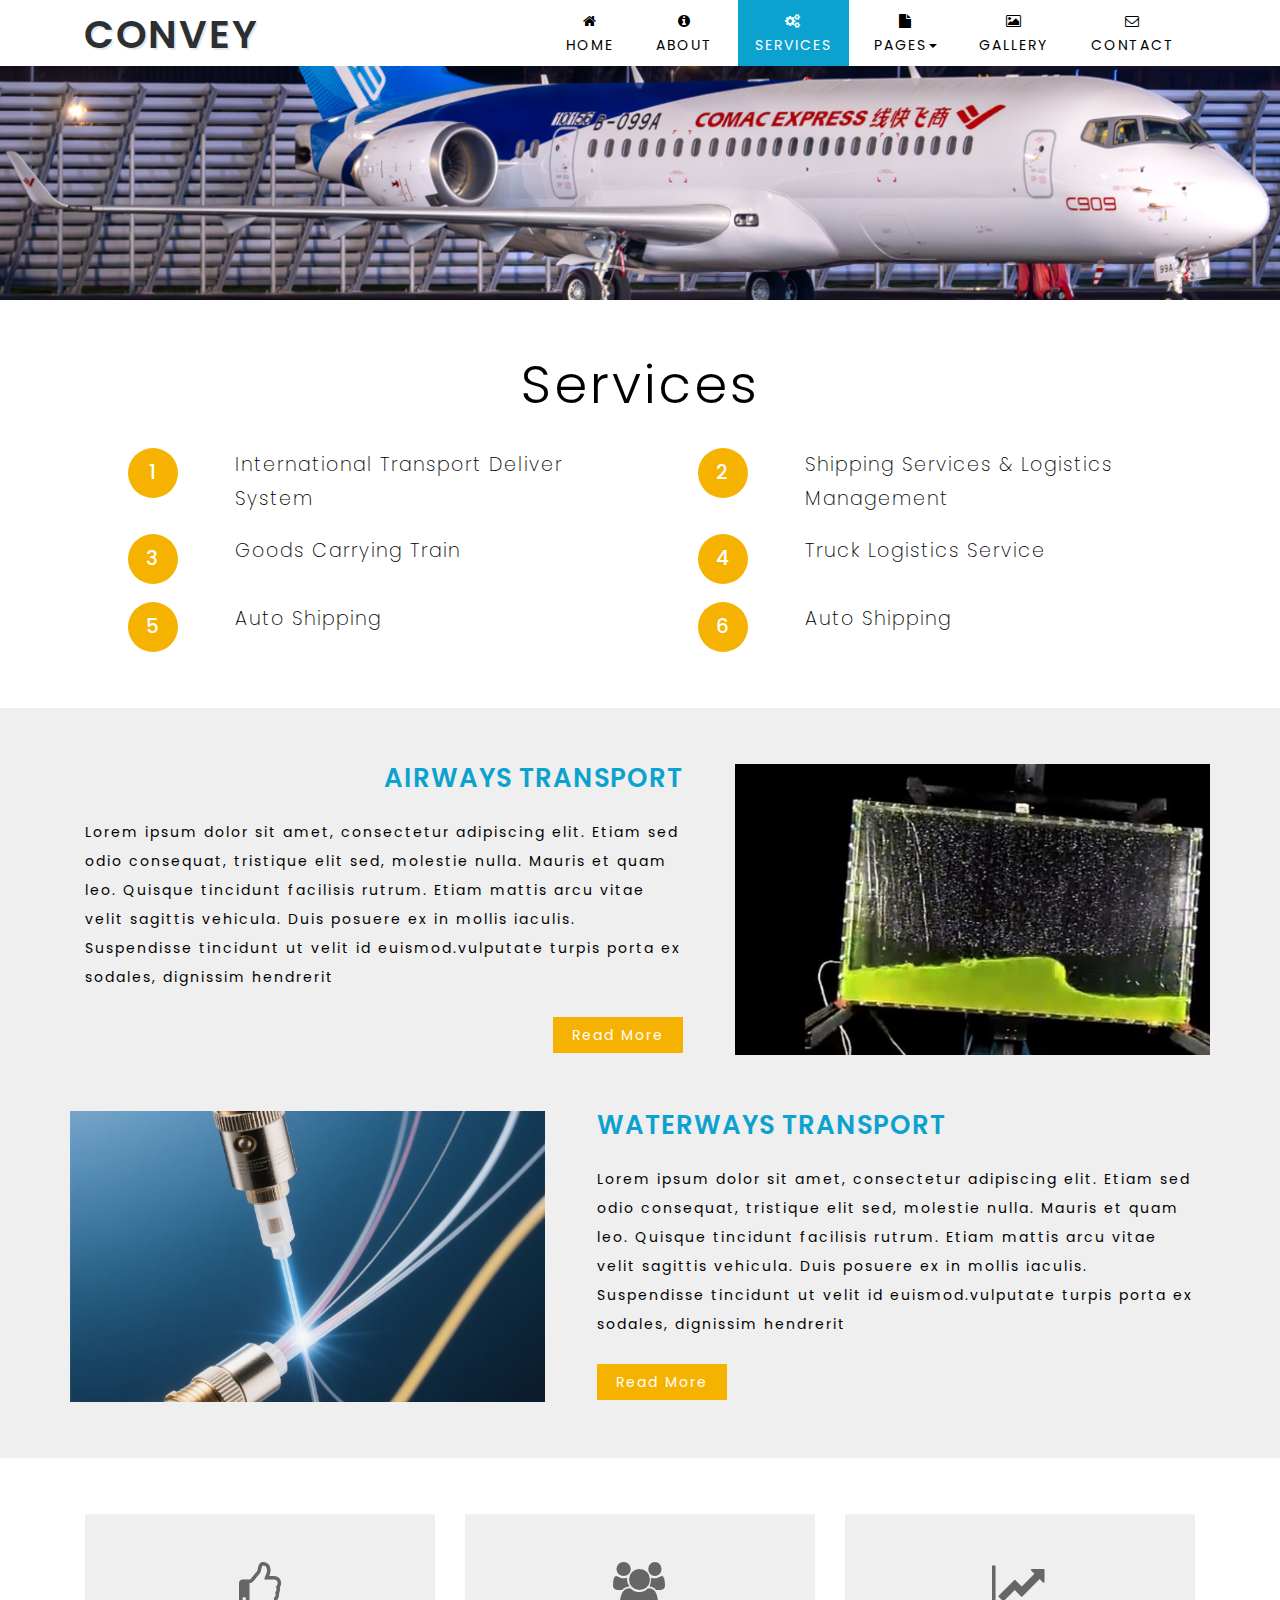
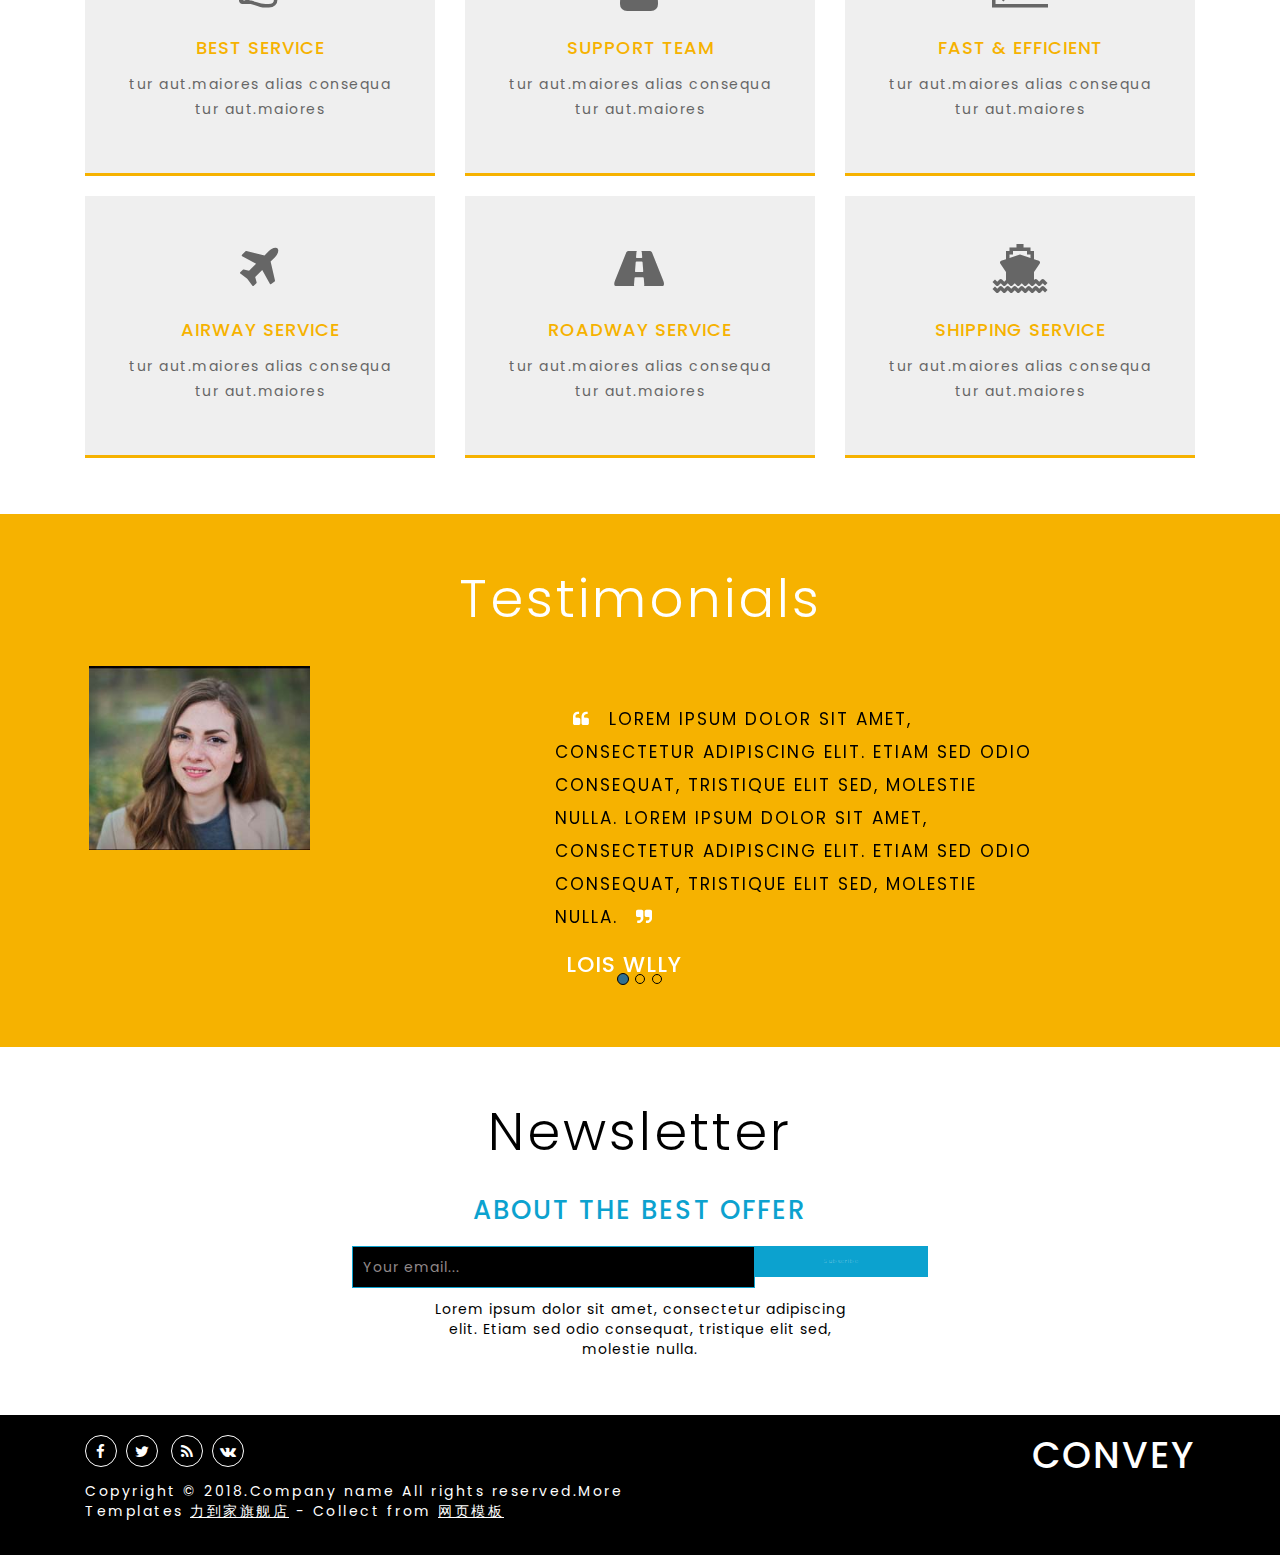
<file: services.html>
<!DOCTYPE html>
<html lang="zxx">
   <head>
      <title>Home</title>
      <!--meta tags -->
      <meta charset="UTF-8">
      <meta name="viewport" content="width=device-width, initial-scale=1">
      <meta name="keywords" content="">
      <script type="application/x-javascript">
         addEventListener("load", function() { setTimeout(hideURLbar, 0); }, false);
         function hideURLbar(){ window.scrollTo(0,1); }
      </script>
      <!--//meta tags ends here-->
      <!--booststrap-->
      <link href="css/bootstrap.css" rel="stylesheet" type="text/css" media="all">
      <!--//booststrap end-->
      <!--stylesheets-->
      <link href="css/style.css" rel='stylesheet' type='text/css' media="all">
      <!--//stylesheets--> 
      <!-- font-awesome icons -->
      <link href="css/font-awesome.min.css" rel="stylesheet">
      <!-- partner js-->
      <link href="http://fonts.googleapis.com/css?family=Poppins:300,400,500,600,700" rel="stylesheet">
   </head>
   <body>
      <!--navbar-->
      <!--headder-->
      <div class="header-w3layouts">
         <div class="container">
            <div class="header-bar">
               <nav class="navbar navbar-default">
                  <div class="navbar-header navbar-left">
                     <button type="button" class="navbar-toggle collapsed" data-toggle="collapse" data-target="#bs-example-navbar-collapse-1">
                     <span class="sr-only">Toggle navigation</span>
                     <span class="icon-bar"></span>
                     <span class="icon-bar"></span>
                     <span class="icon-bar"></span>
                     </button>
                     <h1><a class="navbar-brand" href="index.html">Convey
                        </a>
                     </h1>
                  </div>
                  <!-- Collect the nav links, forms, and other content for toggling -->
                  <div class="collapse navbar-collapse navbar-right" id="bs-example-navbar-collapse-1">
                     <nav>
                        <ul class="nav navbar-nav">
                           <li><a href="index.html"><span class="fa fa-home banner-nav" aria-hidden="true"></span>Home</a></li>
                           <li><a href="about.html"><span class="fa fa-info-circle banner-nav" aria-hidden="true"></span>About</a></li>
                           <li class="active"><a href="services.html"><span class="fa fa-cogs banner-nav" aria-hidden="true"></span>Services</a></li>
                           <li class="dropdown">
                              <a href="#" class="dropdown-toggle" data-toggle="dropdown"><span class="fa fa-file banner-nav" aria-hidden="true"></span>Pages<span class="caret"></span>
                              </a>
                              <ul class="dropdown-menu" role="menu">
                                 <li>
                                    <a href="icons.html">Web Icons</a>
                                 </li>
                                 <li>
                                    <a href="codes.html">Short Codes</a>
                                 </li>
                              </ul>
                           </li>
                           <li><a href="gallery.html"><span class="fa fa-picture-o banner-nav" aria-hidden="true"></span>Gallery</a></li>
                           <li><a href="contact.html"><span class="fa fa-envelope-o banner-nav" aria-hidden="true"></span>Contact</a></li>
                        </ul>
                     </nav>
                  </div>
               </nav>
            </div>
            <div class="clearfix"> </div>
         </div>
      </div>
      <!--//headder-->
      <!--//navbar-->
      <!-- banner -->
      <div class="inner_page_about">
      </div>
      <!--//banner -->
      <div class="service-inn" id="services-inn">
         <div class="container">
            <h3 class="title">Services</h3>
            <div class="ser-grid-three">
               <div class="col-md-6  col-sm-6 col-xs-6 service-num-info">
                  <div class="white-shadow">
                     <div class=" col-md-3 col-sm-3 col-xs-3 service-num-left">
                        <h6>1</h6>
                     </div>
                     <div class="col-md-9 col-sm-9 col-xs-9 service-info-left">
                        <h4>International Transport Deliver System</h4>
                     </div>
                     <div class="clearfix"> </div>
                  </div>
               </div>
               <div class="col-md-6  col-sm-6 col-xs-6 service-num-info">
                  <div class="white-shadow">
                     <div class=" col-md-3 col-sm-3 col-xs-3 service-num-left">
                        <h6>2</h6>
                     </div>
                     <div class="col-md-9 col-sm-9 col-xs-9 service-info-left">
                        <h4>Shipping Services & Logistics Management</h4>
                     </div>
                     <div class="clearfix"> </div>
                  </div>
               </div>
               <div class="col-md-6  col-sm-6 col-xs-6  service-num-info">
                  <div class="white-shadow">
                     <div class=" col-md-3 col-sm-3 col-xs-3 service-num-left">
                        <h6>3</h6>
                     </div>
                     <div class="col-md-9 col-sm-9 col-xs-9 service-info-left">
                        <h4>Goods carrying Train</h4>
                     </div>
                     <div class="clearfix"> </div>
                  </div>
               </div>
               <div class="col-md-6  col-sm-6 col-xs-6  service-num-info">
                  <div class="white-shadow">
                     <div class=" col-md-3 col-sm-3 col-xs-3 service-num-left">
                        <h6>4</h6>
                     </div>
                     <div class="col-md-9 col-sm-9 col-xs-9 service-info-left">
                        <h4>Truck Logistics Service</h4>
                     </div>
                     <div class="clearfix"> </div>
                  </div>
               </div>
               <div class="col-md-6  col-sm-6 col-xs-6 service-num-info">
                  <div class="white-shadow">
                     <div class=" col-md-3 col-sm-3 col-xs-3 service-num-left">
                        <h6>5</h6>
                     </div>
                     <div class="col-md-9 col-sm-9 col-xs-9 service-info-left">
                        <h4>Auto Shipping</h4>
                     </div>
                     <div class="clearfix"> </div>
                  </div>
               </div>
               <div class="col-md-6  col-sm-6 col-xs-6 service-num-info">
                  <div class="white-shadow">
                     <div class=" col-md-3 col-sm-3 col-xs-3 service-num-left">
                        <h6>6</h6>
                     </div>
                     <div class="col-md-9 col-sm-9 col-xs-9 service-info-left">
                        <h4>Auto Shipping</h4>
                     </div>
                     <div class="clearfix"> </div>
                  </div>
               </div>
               <div class="clearfix"> </div>
            </div>
         </div>
      </div>
      <div class="ser-img-grids">
         <div class="container">
            <div class="blog-top-grids">
               <div class="col-md-7 service-two-grid left-side-ser">
                  <h4>AIRWAYS TRANSPORT
                  </h4>
                  <p class="groom-right">Lorem ipsum dolor sit amet, consectetur adipiscing elit. Etiam sed odio consequat, tristique elit sed, molestie nulla. 
                     Mauris et quam leo. Quisque tincidunt facilisis rutrum. Etiam mattis arcu vitae velit sagittis vehicula. Duis posuere 
                     ex in mollis iaculis. Suspendisse tincidunt ut velit id euismod.vulputate turpis porta ex sodales, dignissim hendrerit
                  </p>
                  <div class="w3layouts_more-buttn">
                     <a href="index.html">Read More</a>
                  </div>
               </div>
               <div class="col-md-5 ser-gr">
               </div>
               <div class="clearfix"> </div>
               <div class="image-low-gr">
                  <div class="blog-top-grids low-grid">
                     <div class="col-md-5 ser-br">
                     </div>
                     <div class="col-md-7 service-two-grid imgser-right-side">
                        <h4>WATERWAYS TRANSPORT
                        </h4>
                        <p>Lorem ipsum dolor sit amet, consectetur adipiscing elit. Etiam sed odio consequat, tristique elit sed, molestie nulla. 
                           Mauris et quam leo. Quisque tincidunt facilisis rutrum. Etiam mattis arcu vitae velit sagittis vehicula. Duis posuere 
                           ex in mollis iaculis. Suspendisse tincidunt ut velit id euismod.vulputate turpis porta ex sodales, dignissim hendrerit
                        </p>
                        <div class="w3layouts_more-buttn">
                           <a href="index.html">Read More</a>
                        </div>
                     </div>
                     <div class="clearfix"> </div>
                  </div>
               </div>
            </div>
         </div>
      </div>
      <div class="service-inn" >
         <div class="container">
            <div class="service-bottom-girds ">
               <div class="col-md-4 col-sm-6 col-xs-6 its-banner-ser">
                  <div class="services-clr">
                     <div class=" service-icon-grid">
                        <span class="fa fa-thumbs-o-up  banner-icon" aria-hidden="true"></span>
                        <h4>Best Service</h4>
                        <p>
                           tur aut.maiores alias consequa tur aut.maiores
                        </p>
                     </div>
                     <div class="clearfix"> </div>
                  </div>
               </div>
               <div class="col-md-4 col-sm-6 col-xs-6 its-banner-ser">
                  <div class="services-clr">
                     <div class=" service-icon-grid">
                        <span class="fa fa-users banner-icon" aria-hidden="true"></span>
                        <h4>Support Team</h4>
                        <p>
                           tur aut.maiores alias consequa tur aut.maiores
                        </p>
                     </div>
                     <div class="clearfix"> </div>
                  </div>
               </div>
               <div class="col-md-4 col-sm-6 col-xs-6 its-banner-ser">
                  <div class="services-clr">
                     <div class=" service-icon-grid">
                        <span class="fa fa-line-chart banner-icon" aria-hidden="true"></span>
                        <h4>Fast &amp; Efficient</h4>
                        <p>
                           tur aut.maiores alias consequa tur aut.maiores
                        </p>
                     </div>
                     <div class="clearfix"> </div>
                  </div>
               </div>
               <div class="col-md-4 col-sm-6 col-xs-6 its-banner-ser top-ser">
                  <div class="services-clr">
                     <div class=" service-icon-grid">
                        <span class="fa fa-plane banner-icon" aria-hidden="true"></span>
                        <h4>Airway Service</h4>
                        <p>
                           tur aut.maiores alias consequa tur aut.maiores
                        </p>
                     </div>
                     <div class="clearfix"> </div>
                  </div>
               </div>
               <div class="col-md-4 col-sm-6 col-xs-6 its-banner-ser top-ser">
                  <div class="services-clr">
                     <div class=" service-icon-grid">
                        <span class="fa fa-road banner-icon" aria-hidden="true"></span>
                        <h4>Roadway Service</h4>
                        <p>
                           tur aut.maiores alias consequa tur aut.maiores
                        </p>
                     </div>
                     <div class="clearfix"> </div>
                  </div>
               </div>
               <div class="col-md-4 col-sm-6 col-xs-6 its-banner-ser top-ser">
                  <div class="services-clr">
                     <div class=" service-icon-grid">
                        <span class="fa fa-ship banner-icon" aria-hidden="true"></span>
                        <h4>Shipping Service</h4>
                        <p>
                           tur aut.maiores alias consequa tur aut.maiores
                        </p>
                     </div>
                     <div class="clearfix"> </div>
                  </div>
               </div>
               <div class="clearfix"> </div>
            </div>
         </div>
      </div>
      <!--testimonials-->
      <div class="testimonials colo" id="testimonials">
         <div class="container">
            <h3 class="title clr">testimonials</h3>
            <div id="carousel-example-generic" class="carousel slide" data-ride="carousel">
               <!-- Indicators --> 
               <ol class="carousel-indicators">
                  <li data-target="#carousel-example-generic" data-slide-to="0" class="active"></li>
                  <li data-target="#carousel-example-generic" data-slide-to="1"></li>
                  <li data-target="#carousel-example-generic" data-slide-to="2"></li>
               </ol>
               <!-- Wrapper for slides -->
               <div class="carousel-inner">
                  <div class="item active">
                     <div class="thumbnail adjust1">
                        <div class="col-md-5 col-sm-5 right-says">
                           <img class="img-responsive" src="images/t1.jpg" alt=""> 
                        </div>
                        <div class="col-md-7 col-sm-7 client-img">
                           <div class="caption">
                              <p><span class="fa fa-quote-left client-quote" aria-hidden="true"></span>Lorem ipsum dolor sit amet, consectetur adipiscing elit.
                                 Etiam sed odio consequat, tristique elit sed, molestie nulla.
                                 Lorem ipsum dolor sit amet, consectetur adipiscing elit.
                                 Etiam sed odio consequat, tristique elit sed, molestie nulla.<span class="fa fa-quote-right client-quote" aria-hidden="true"></span>
                              </p>
                           </div>
                           <blockquote class="adjust2">
                              <h6>Lois Wlly</h6>
                           </blockquote>
                        </div>
                     </div>
                  </div>
                  <div class="item">
                     <div class="thumbnail adjust1">
                        <div class="col-md-5 col-sm-5 right-says">
                           <img class="img-responsive" src="images/t2.jpg" alt=""> 
                        </div>
                        <div class="col-md-7 col-sm-7 client-img">
                           <div class="caption">
                              <p><span class="fa fa-quote-left client-quote" aria-hidden="true"></span>Lorem ipsum dolor sit amet, consectetur adipiscing elit.
                                 Etiam sed odio consequat, tristique elit sed, molestie nulla.
                                 Lorem ipsum dolor sit amet, consectetur adipiscing elit.
                                 Etiam sed odio consequat, tristique elit sed, molestie nulla.<span class="fa fa-quote-right client-quote" aria-hidden="true"></span>
                              </p>
                           </div>
                           <blockquote class="adjust2">
                              <h6>Max Willson</h6>
                           </blockquote>
                        </div>
                     </div>
                  </div>
                  <div class="item">
                     <div class="thumbnail adjust1">
                        <div class="col-md-5 col-sm-5 right-says"> 
                           <img class=" img-responsive" src="images/t3.jpg" alt=""> 
                        </div>
                        <div class="col-md-7 col-sm-7 client-img">
                           <div class="caption">
                              <p><span class="fa fa-quote-left client-quote" aria-hidden="true"></span>Lorem ipsum dolor sit amet, consectetur adipiscing elit.
                                 Etiam sed odio consequat, tristique elit sed, molestie nulla.
                                 Lorem ipsum dolor sit amet, consectetur adipiscing elit.
                                 Etiam sed odio consequat, tristique elit sed, molestie nulla.<span class="fa fa-quote-right client-quote" aria-hidden="true"></span>
                              </p>
                           </div>
                           <blockquote class="adjust2">
                              <h6>Kenny East</h6>
                           </blockquote>
                        </div>
                     </div>
                  </div>
               </div>
               <!-- Controls --> 
               <!--<a class="left carousel-control" href="#carousel-example-generic" data-slide="prev"> 
                  <span class="fa fa-chevron-left"></span> </a>
                  <a class="right carousel-control" href="#carousel-example-generic" data-slide="next"> 
                  <span class="fa fa-chevron-right"></span> </a> 
                  </div> </div> --> 
               <!--// testimonials-->
            </div>
         </div>
      </div>
      <!--newsletter -->
      <div class="buttom-w3">
         <div class="container">
            <h3 class="title">Newsletter</h3>
         </div>
         <div class="news-info text-center">
            <h4>About The Best Offer</h4>
            <div class="post">
               <form action="#" method="post">
                  <div class="letter">
                     <input class="email" type="email" placeholder="Your email..." required="">
                  </div>
                  <div class="newsletter">
                     <input type="submit" value="Subscribe">
                  </div>
               </form>
            </div>
            <div class=" bottom-head text-center">
               <p>Lorem ipsum dolor sit amet, consectetur adipiscing elit.
                  Etiam sed odio consequat, tristique elit sed, molestie nulla.
               </p>
            </div>
         </div>
      </div>
      <!--//newsletter -->
      <!--footer -->
      <footer>
         <div class="container">
            <div class="col-md-6 col-sm-7 header-side">
               <div class="header-side">
                  <div class="buttom-social-grids">
                     <ul>
                        <li><a href="#"><span class="fa fa-facebook"></span></a></li>
                        <li><a href="#"><span class="fa fa-twitter"></span></a></li>
                        <li><a href="#"><span class="fa fa-rss"></span></a></li>
                        <li><a href="#"><span class="fa fa-vk"></span></a></li>
                     </ul>
                  </div>
               </div>
               <p>Copyright &copy; 2018.Company name All rights reserved.More Templates <a href="http://lidaojia.tmall.com/" target="_blank" title="力到家旗舰店">力到家旗舰店</a> - Collect from <a href="http://lidaojia.tmall.com/" title="网页模板" target="_blank">网页模板</a></p>
            </div>
            <div class="col-md-6 col-sm-5 header-right">
               <h2><a href="index.html">Convey</a></h2>
            </div>
         </div>
      </footer>
      <!--//footer -->
      <!--js working-->
      <script  src='js/jquery-2.2.3.min.js'></script>
      <!-- //js  working-->
      <!-- start-smoth-scrolling -->
      <script src="js/move-top.js"></script>
      <script src="js/easing.js"></script>
      <script>
         jQuery(document).ready(function ($) {
         	$(".scroll").click(function (event) {
         		event.preventDefault();
         		$('html,body').animate({
         			scrollTop: $(this.hash).offset().top
         		}, 1000);
         	});
         });
      </script>
      <!-- start-smoth-scrolling -->
      <!-- for-bottom-to-top smooth scrolling -->
      <script>
         $(document).ready(function () {
         	/*
         		var defaults = {
         		containerID: 'toTop', // fading element id
         		containerHoverID: 'toTopHover', // fading element hover id
         		scrollSpeed: 1200,
         		easingType: 'linear' 
         		};
         	*/
         	$().UItoTop({
         		easingType: 'easeOutQuart'
         	});
         });
      </script>
      <a href="#" id="toTop" style="display: block;"> <span id="toTopHover" style="opacity: 1;"> </span></a>
      <!-- //for-bottom-to-top smooth scrolling -->
      <!-- bootstrap-->
      <script src="js/bootstrap.js"></script>
      <!--// bootstrap-->
   </body>
</html>
</file>
<file: css/style.css>
html,
body {
    padding: 0;
    margin: 0;
    background: #fff;
    letter-spacing: 1px;
    font-family: 'Poppins', sans-serif;
}
.kanban-section {
    padding: 75px 6% 90px;
    background: #f5b400;
    text-align: center;
}

.kanban-title {
    font-size: 42px;
    font-weight: 300;
    letter-spacing: 4px;
    color: #222;
    margin-bottom: 12px;
}

.kanban-subtitle {
    font-size: 17px;
    color: #555;
    margin-bottom: 38px;
}

.kanban-box {
    max-width: 1200px;
    margin: 0 auto;
    padding: 28px 24px;
    background: #fff;
    border-top: 6px solid #14a6c8;
    box-shadow: 0 12px 32px rgba(0, 0, 0, 0.12);
    overflow-x: auto;
}

/* jKanban 外层 */
#projectKanban {
    min-height: 420px;
}

/* 每一列看板 */
.kanban-board {
    background: #f7f7f7 !important;
    border-radius: 0 !important;
    box-shadow: 0 8px 22px rgba(0, 0, 0, 0.08);
}

/* 看板标题 */
.kanban-board-header {
    background: #14a6c8 !important;
    color: #fff !important;
    font-size: 18px !important;
    font-weight: 600 !important;
    padding: 14px 16px !important;
}

/* 任务卡片 */
.kanban-item {
    background: #fff !important;
    color: #222 !important;
    font-size: 15px !important;
    line-height: 1.6;
    padding: 14px 16px !important;
    border-left: 5px solid #f5b400;
    box-shadow: 0 6px 16px rgba(0, 0, 0, 0.08);
}

/* 任务卡片悬停 */
.kanban-item:hover {
    transform: translateY(-3px);
    transition: 0.3s;
}

/* 移动端适配 */
@media (max-width: 768px) {
    .kanban-title {
        font-size: 30px;
    }

    .kanban-box {
        padding: 20px 12px;
    }
}
body a {
    outline: none;
    transition: 0.5s all;
    -webkit-transition: 0.5s all;
    -moz-transition: 0.5s all;
    -o-transition: 0.5s all;
    -ms-transition: 0.5s all;
    text-decoration: none;
}

body a:hover {
    text-decoration: none;
}

body a:focus,
a:hover {
    text-decoration: none;
}

.clear {
    clear: both;
}

input[type="button"],
input[type="submit"] {
    transition: 0.5s all;
    -webkit-transition: 0.5s all;
    -moz-transition: 0.5s all;
    -o-transition: 0.5s all;
    -ms-transition: 0.5s all;
    letter-spacing: 1px;
       font-family: 'Poppins', sans-serif;
}
select,input[type="email"],input[type="text"],input[type=password],
input[type="button"],input[type="submit"],textarea{
       font-family: 'Poppins', sans-serif;
	transition:0.5s all;
	-webkit-transition:0.5s all;
	-moz-transition:0.5s all;
	-o-transition:0.5s all;
	-ms-transition:0.5s all;
	letter-spacing: 1px;
	
}
h1,
h2,
h3,
h4,
h5,
h6 {
    margin: 0;
    padding: 0;
        font-family: 'Poppins', sans-serif;
    letter-spacing: 1px;
}

p {
    margin: 0;
    padding: 0;
    letter-spacing: 1px;
        font-family: 'Poppins', sans-serif;
}

ul {
    margin: 0;
    padding: 0;
}
.tlinks{text-indent:-9999px;height:0;line-height:0;font-size:0;overflow:hidden;}
/*-- //Reset-Code --*/
.about,.static,.services,.buttom-w3,
.service-inner,.testimonials,.price-table,.gallery,.icons-border,
.service-inner,.ser-img-grids,.contact,.service-inn,.parnters{
    padding: 5em 0;
}
.title {
    font-size: 60px;
    text-align: center;
    color: #000;
    margin-bottom: 45px;
    text-transform: capitalize;
    letter-spacing: 3px;
    font-weight: 300;
}
.clr {
    color: #fff;
}
/*--nav bar-Code --*/
.banner-up{
    position: relative;
}
.header-w3layouts{
      position: absolute;
    z-index: 99;
    left: 0px;
    width: 100%;
    background: #fff;
}
.nav > li {
    text-align: center;
}
span.banner-nav {
    display: block;
    margin-bottom: 0.5em;
    color: #000;
			    transition: all 0.5s ease-in-out;
    -moz-transition: all 0.5s ease-in-out;
    -webkit-transition: all 0.5s ease-in-out;
    -o-transition: all 0.5s ease-in-out;
}
/*-- nav --*/
.header-bar {
background: transparent;
    padding: 0em 1em;
}
.navbar-default {
    background: none;
    border: none;
}
.navbar {
    margin-bottom: 0;
}
.navbar-collapse {
    padding: 0;
}
.navbar-right {
    margin-right: 0;
}
.navbar-default .navbar-nav > .active > a,
 .navbar-default .navbar-nav > .active > a:hover,
 .navbar-default .navbar-nav > .active > a:focus {
color:#fff;	
background: #0ca2cf; 
}
.navbar-default .navbar-nav >.active span.banner-nav {color:#fff;}

.navbar-default .navbar-nav > .active > a:before{
	background: #ff2d37;
	transform: translateX(0);
	-webkit-transform: translateX(0);
	-moz-transform: translateX(0);
	-o-transform: translateX(0);
	-ms-transform: translateX(0);
}
li.active.open {
    background: #0ca2cf;
	color:#000;
}
.navbar-default .navbar-nav > li > a  {
    color: #000;
    letter-spacing: 2px;
    padding: 14px 17px 10px;
    margin: 0 4px;
    font-size: 14px;
    border-bottom: 1px solid rgba(255, 255, 255, 0);
		    transition: all 0.5s ease-in-out;
    -moz-transition: all 0.5s ease-in-out;
    -webkit-transition: all 0.5s ease-in-out;
    -o-transition: all 0.5s ease-in-out;

}
.navbar-nav > li > a {
    text-transform: uppercase;
	color: #000;
}
.navbar-default .navbar-nav > li > a:hover{
color:#fff;	
background: #0ca2cf; 

}
.navbar-default .navbar-nav :hover span.banner-nav {color:#fff;}
.navbar-default .navbar-nav > li > a:focus {
    color:#fff;
	outline:none;
}
nav.navbar.navbar-default {
    background: none;
}
.navbar-default .navbar-nav > .open > a, .navbar-default .navbar-nav > .open > a:hover, .navbar-default .navbar-nav > .open > a:focus {
    color: #fff;
    background-color: #0ca2cf;
}
/*.navbar-default .navbar-nav > li > a {
  */
.navbar-default .navbar-nav  > .active.open > a:focus {
	background:transparent;
	color: #fff;
}
.dropdown-menu li a {
    padding: 9px 15px;
    font-weight: 300;
}
.dropdown-menu {
    min-width: 131px;
    text-align: center;
}

.dropdown-menu.columns-2 {
    min-width: 400px;
}
.dropdown-menu > li > a:hover, .dropdown-menu > li > a:focus {
    background-color:#0ca2cf;
}
a.navbar-brand {
    padding: 0;
    font-size: 1em;
    font-weight: 400;
    letter-spacing: 1px;
    text-shadow: 2px 2px 0px rgba(74, 76, 76, 0.13);
	line-height: inherit;
}
h1 a.navbar-brand {
    font-size: 39px;
    color: lch(19.65% 1.91 244.9)!important;
    text-transform: uppercase;
    font-weight: 600;
    letter-spacing: 2px;
    padding-top: 14px;
}
a.navbar-brand i{
	color:#ff2d37;
}
/*.navbar-default .navbar-brand {
    color: #131212;
	font-size:50px;
}*/

/*h1 a.navbar-brand span {
    color:rgba(230, 0, 79, 0.9);	
}*/
/*-- //nav --*/

/*-- //nav bar-Code --*/
/*--banner Slider --*/

/*-- Slider --*/
.w3-oneimg{  background: url(../images/c6.jpeg);}
.w3-twoimg{  background: url(../images/c3.jpeg);}
.w3-threeimg{ background: url(../images/c4.jpeg);}
.slider-img { 
background-repeat: no-repeat;
    background-position: center;
-webkit-background-size: cover;
    -moz-background-size: cover;
    -o-background-size: cover;
    -ms-background-size: cover;
    min-height: 800px;
}
.rslides {
  position: relative;
  list-style: none;
  overflow: hidden;
  width: 100%;
  padding: 0;
  margin: 0;
  }

.rslides li {
  -webkit-backface-visibility: hidden;
  position: absolute;
  display: none;
  width: 100%;
  left: 0;
  top: 0;
  }

.rslides li:first-child {
  position: relative;
  display: block;
  float: left;
  }

.rslides img {
  display: block;
  height: auto;
  float: left;
  width: 100%;
  border: 0;
  }
/*-- //banner Slider --*/
.rslides {
  margin: 0 auto 40px;
  }

#slider2,
#slider3 {
  box-shadow: none;
  -moz-box-shadow: none;
  -webkit-box-shadow: none;
  margin: 0 auto;
  }

.rslides_tabs {
  list-style: none;
  padding: 0;
  background: rgba(0,0,0,.25);
  box-shadow: 0 0 1px rgba(255,255,255,.3), inset 0 0 5px rgba(0,0,0,1.0);
  -moz-box-shadow: 0 0 1px rgba(255,255,255,.3), inset 0 0 5px rgba(0,0,0,1.0);
  -webkit-box-shadow: 0 0 1px rgba(255,255,255,.3), inset 0 0 5px rgba(0,0,0,1.0);
  font-size: 18px;
  list-style: none;
  margin: 0 auto 50px;
  max-width: 540px;
  padding: 10px 0;
  text-align: center;
  width: 100%;
  }

.rslides_tabs li {
  display: inline;
  float: none;
  margin-right: 1px;
  }

.rslides_tabs a {
  width: auto;
  line-height: 20px;
  padding: 9px 20px;
  height: auto;
  background: transparent;
  display: inline;
  }

.rslides_tabs li:first-child {
  margin-left: 0;
  }

.rslides_tabs .rslides_here a {
  background: rgba(255,255,255,.1);
  color: #fff;
  font-weight: bold;
  }

a {
  color: #fff;
  text-decoration: none;
  }

/* Callback example */
/*.events {
  list-style: none;
  }*/

.callbacks_container {
  position: relative;
  float: left;
  width: 100%;
  }

.callbacks {
  position: relative;
  list-style: none;
  overflow: hidden;
  width: 100%;
  padding: 0;
  margin: 0;
  }

.callbacks li {
  position: absolute;
  width: 100%;
  left: 0;
  top: 0;
  }

.callbacks img {
  display: block;
  position: relative;
  z-index: 1;
  height: auto;
  width: 100%;
  border: 0;
  }

/*.callbacks .caption {
  display: block;
  position: absolute;
  z-index: 2;
  font-size: 20px;
  text-shadow: none;
  color: #fff;
  background: #000;
  background: rgba(0,0,0, .8);
  left: 0;
  right: 0;
  bottom: 0;
  padding: 10px 20px;
  margin: 0;
  max-width: none;
  }*/
 .slider-info{
    background:rgba(0, 0, 0, 0);
    color: #fff;
	z-index: 999;
	width:100%;
    text-align: left;
	padding-top: 19em;
}
 .slider-info h4{
	 font-weight:500;
    font-size: 6em;
    letter-spacing: 3px;
}
.slider-info h6 {
    font-size: 24px;
    font-weight: 200;
    text-transform: uppercase;
    letter-spacing: 2px;
	padding-bottom: 5px;
}
.slider-info p {
    font-size: 16px;
    padding: 1em 36em 0em 0em;
    line-height: 27px;
}

.callbacks_nav {
  position: absolute;
  -webkit-tap-highlight-color: rgba(0,0,0,0);
  top:60%;
  left: 0;
  opacity: 0.7;
  z-index: 3;
  text-indent: -9999px;
  overflow: hidden;
  text-decoration: none;
    height: 53px;
    width: 53px;
  background:rgba(230, 230, 230, 0) url("../images/left-arrow.png") no-repeat left top;
  margin-top: -45px;
  }

.callbacks_nav:active {
  opacity: 1.0;
  }

.callbacks_nav.next {
  left: auto;
   background:rgba(230, 230, 230, 0)  url("../images/right-arrow.png") no-repeat 0px 0px;
  background-position: right top;
  right: 0;
  }
.callbacks_nav, .callbacks_nav.next {
    background-size: 40px;
}
/*#slider3-pager a {
  display: inline-block;
}

#slider3-pager img {
  float: left;
}

#slider3-pager .rslides_here a {
  background: transparent;
  box-shadow: 0 0 0 2px #666;
}

#slider3-pager a {
  padding: 0;
}--*/
/*--about--*/
/*--about-inner--*/
.inner_page_about {
    text-align: center;
    background: url(../images/c4.jpeg) no-repeat center;
    background-size: cover;
    -webkit-background-size: cover;
    -moz-background-size: cover;
    -o-background-size: cover;
    -ms-background-size: cover;
    min-height: 300px;
}
.about-inner ul {
    list-style: none;
}
.about-inner span.dog-arrow {
    color: #0ca2cf;
    font-size: 16px;
}
.about-inner ul li span {
    display: inline-block;
    padding: 0px 14px 0px 0px;
}
.about-inner ul li {
    padding-bottom: 17px;
}
.about-inner ul li p {
    display: inline-block;
    font-size: 15px;
    letter-spacing: 2px;
}
.about-inner-img {
    background: url(../images/timeline.PNG)no-repeat 0px 0px;
    background-size: 200%;
    padding: 0;
    min-height: 310px;
    text-align: center;
    width: 100%; /* 确保 div 宽度占满容器 */
    margin: 0 auto; /* 水平居中（如果父容器有约束） */
}
/*-- counter--*/
.static {
    background:#0ca2cf;
}
span.font{   
 font-size: 51px;
    color:#fff;
    text-align: center;
    padding-bottom: 4px;
	}
.stats-grid {text-align:center;

margin:0 auto;}
.stats-grid:nth-child(3),.stats-grid:nth-child(4){
    margin-bottom: 0em;
}
.counter {
    font-size: 43px;
    margin: 0;
    color:#000;
    letter-spacing: 5px;
}
 .stats-grid h4 {
    font-size: 20px;
    letter-spacing: 2px;
    font-weight: 400;
    margin-top: 5px;
    color: #fff;
    text-transform: uppercase;
}
/*-- //counter --*/
/*--//about-inner--*/
.left-of-about h3{
    font-size: 36px;
    color: #000;
    letter-spacing: 2px;
    padding-bottom: 19px;
}
.about-matter-left p{
	font-size:15px;
    line-height: 30px;
	color:#000;
}
.about-pic {
    background: url(../images/g10.jpg)no-repeat center;
}
.right-of-about{
    background: url(../images/g14.jpeg)no-repeat center;
    padding-top: 4.5em;
}
.right-of-about,.about-pic {
	    background-size: cover;
    min-height: 331px;
}
.about-airway p {
    font-size: 14px;
    color: #fff;
    text-align: center;
    letter-spacing: 2px;
    line-height: 29px;
}
.about-airway {
    border: 2px solid #fff;
    padding: 3em 2em;
}
.about-right-info {
    background: url(../images/g18.jpg)no-repeat center;
    background-size: cover;
    min-height: 706px;
}
	.about-info-air {
    padding: 4em;
	    background:#0ca2cf;
	}
.about-info-air h4 {
    font-size: 30px;
    letter-spacing: 2px;
    color: #fff;
    padding: 0px 0px 14px;
}
.about-info-air p {
    font-size: 15px;
    color: #000;
    line-height: 28px;
    padding-right: 2.5em;
}
.air-list:nth-child(2), .air-list:nth-child(3) {
    padding-top: 3em;
}
/*--//about--*/
/*--services-*/
.services{
    background: url(../images/g12.jpeg)no-repeat center;
	    background-size: cover;
}
.its-banner-grid {
    padding: 4em 5em;
}
.white-right h4 {
    font-size: 26px;
    color: #fff;
    letter-spacing: 2px;
	   margin:17px 0px;
}
.white-right p {
    line-height: 25px;
    font-size: 15px;
    color: #000;
}
.gird-ser-clr {
    background:#0ca2cf;
}
.gird-ser-clr2{ 
 background:rgba(255, 255, 255, 0.44);}
.white-left span.fa {
    font-size: 44px;
	color:#000;
	    transition: 0.5s all;
    -webkit-transition: 0.5s all;
    -moz-transition: 0.5s all;
    -o-transition: 0.5s all;
    -ms-transition: 0.5s all;
}
.w3layouts_more-buttn a {
    font-size: 14px;
    color: #fff;
    text-decoration: none;
    display: inline-block;
    letter-spacing: 2px;
    background-color:#f6b200;
    outline: none;
    padding: 6px 17px;
    border: 2px solid #f6b200;
}
.w3layouts_more-buttn a:hover {
    background: #fff;
    color: #000;
}
.its-banner-grid:hover span.banner-icon {
    color: #fff;
}
/*--services inner-*/
.ser-img-grids,.gallery,.contact{
    background: #efefef;
}
.service-num-left h6   {
	font-size: 25px;
    text-align: center;
    color: #fff;
    background: #f6b200;
    width: 56px;
    height: 56px;
    margin: 0 auto;
    line-height: 57px;
    border-radius: 50px;
}
.service-info-left h4 {
    font-size: 19px;
    text-transform: capitalize;
    letter-spacing: 2px;
    color: #000;
    font-weight: 200;
    text-align: left;
    line-height: 34px;
}
.service-num-info:nth-child(3),.service-num-info:nth-child(4),
.service-num-info:nth-child(5),.service-num-info:nth-child(6){
    padding-top: 20px;
}
.left-side-ser {
    padding-right: 52px;
    text-align: right;
}
.service-two-grid h4 {
    font-weight: 600;
    font-size: 28px;
    letter-spacing: 1px;
    color:#0ca2cf;
}
.service-two-grid  p {
   font-size: 14px;
    letter-spacing: 2px;
    text-align: left;
    color: #000;
    line-height: 29px;
    padding: 25px 0px;
}
.ser-gr{
    background: url(../images/g41.jpeg) no-repeat 0px 0px;
}
.ser-br {
    background: url(../images/g44.jpg) no-repeat 0px 0px;
}
.ser-gr,.ser-br {
    background-size: cover;
   min-height:291px;
}
.low-grid {
    margin-top: 4em;
}
.imgser-right-side {
    padding-left: 52px;
}
.services-clr {
    background:#efefef;
    padding: 50px 45px 57px;
    text-align: center;
	border-bottom: 3px solid #f6b200;
    transition: 0.5s all;
    -webkit-transition: 0.5s all;
    -moz-transition: 0.5s all;
    -o-transition: 0.5s all;
    -ms-transition: 0.5s all;
}
.services-clr:hover{background:#f6b200;
}
.its-banner-ser:hover span.banner-icon{
	color:#0ca2cf;
}

span.banner-icon {
    color: #666666;
    font-size: 3.5em;
    transition: 0.5s all;
    -webkit-transition: 0.5s all;
    -moz-transition: 0.5s all;
    -o-transition: 0.5s all;
    -ms-transition: 0.5s all;
}
.service-icon-grid h4 {
    font-size: 18px;
    color:#f6b200;
    letter-spacing: 1px;
    margin-top: 1.5em;
	    transition: 0.5s all;
    -webkit-transition: 0.5s all;
    -moz-transition: 0.5s all;
    -o-transition: 0.5s all;
    -ms-transition: 0.5s all;
}
.its-banner-ser:hover .service-icon-grid h4
{color:#fff;}
.service-icon-grid p {
    margin-top: 1em;
    font-size: 14px;
    color: #666666;
    letter-spacing: 1.5px;
	line-height: 25px;
}
.top-ser {
    padding-top: 20px;
}
/*--//services inner-*/
/*--//services-*/
/*-- prices-- */
.price-table{
    background: url(../images/pr1.jpg)no-repeat center;
    background-size: cover;
}
span.cost {
    font-size: 30px;
    color: #fff;
}
span.clr-price{color:#0ca2cf;}
.agileits-banner-grid {
    padding: 2em;
	    background:rgba(255, 255, 255, 0.5);
    transition: 0.5s all;
    -webkit-transition: 0.5s all;
    -moz-transition: 0.5s all;
    -o-transition: 0.5s all;
    -ms-transition: 0.5s all;
}
.agileits-banner-grid h4 {
    font-size: 24px;
    color: #000000;
    font-weight: 600;
    padding-bottom: 8px;
    text-transform: uppercase;
}
a.w3_play_icon1 {
    border: 2px solid #000;
    outline: none;
    background: #000000;
    padding: 9px 26px;
    color: #fff;
	    font-weight: 500;
    display: inline-block;
    text-decoration: none;
    text-transform: uppercase;
    letter-spacing: 1px;
    font-size: 13px;
    transition: .5s ease-in;
    -webkit-transition: .5s ease-in;
    -moz-transition: .5s ease-in;
    -o-transition: .5s ease-in;
    -ms-transition: .5s ease-in;
}
a.w3_play_icon1:hover {
    text-decoration: none;
    background: #fff;
    color: #000;
}
.agileits-banner-grid:hover {
    -webkit-box-shadow: 2px 15px 70px 2px rgba(0,0,0,0.75);
    -moz-box-shadow: 2px 15px 70px 2px rgba(0,0,0,0.75);
    box-shadow: 2px 15px 70px 2px rgba(0,0,0,0.75);
} 
.clr2{
background:#0ca2cf;}
.clr1,.clr3{    border: 2px solid #0ca2cf;
}
.list-price ul {
    list-style: none;
}
.list-price ul li {
    font-size: 14px;
    color: #000;
    padding-bottom: 16px;
    letter-spacing: 1px;
}
.list-price {
    margin: 13px 0px 0px;
}
/*--// prices-- */
/*-- gallery --*/ 
.gallery-grids.grid-mdl {
    margin-top: 2em;
}
.gallery-box {
    display: block;
    overflow: hidden;
    width: 100%;
	transition: .3s;
	-webkit-transition: .3s;
    -moz-transition: .3s;
    -o-transition: .3s;
    -ms-transition: .3s;
}
.gallery-box img {
    width: 100%;
}
/*-- image-zoom --*/
img.zoom-img {
    transform: scale(1, 1);
    -webkit-transform: scale(1, 1);
    -moz-transform: scale(1, 1);
    -ms-transform: scale(1, 1);
    -o-transform: scale(1, 1);
    transition-timing-function: ease-out;
    -webkit-transition-timing-function: ease-out;
    -moz-transition-timing-function: ease-out;
    -ms-transition-timing-function: ease-out;
    -o-transition-timing-function: ease-out;
    -webkit-transition-duration: .5s;
    -moz-transition-duration: .5s;
    -ms-transition-duration: .5s;
    -o-transition-duration: .5s;
}
img.zoom-img:hover {
    transform: scale(1.2);
    -webkit-transform: scale(1.2);
    -moz-transform: scale(1.2);
    -ms-transform: scale(1.2);
    -o-transform: scale(1.2);
    -webkit-transition-timing-function: ease-in-out;
    -webkit-transition-duration: 750ms;
    -moz-transition-timing-function: ease-in-out;
    -moz-transition-duration: 750ms;
    -ms-transition-timing-function: ease-in-out;
    -o-transition-timing-function: ease-in-out;
    -ms-transition-duration: 750ms;
    -o-transition-duration: 750ms;
    overflow: hidden;
}
/*-- //image-zoom --*/
/*-- //gallery --*/
/*-- testimonials --*/
.carousel-indicators .active{ background: #31708f; } 
.adjust1{ float:left; width:100%; 
margin-bottom:0; }
 .adjust2{ margin:0; } 
 .carousel-indicators li{ border :1px solid #000; } 
 .carousel-control{ color:#31708f; width:5%; } 
 .carousel-control:hover, 
 .carousel-control:focus{ color:#31708f; } 
 .carousel-control.left, 
.carousel-control.right { background-image: none; }
 .media-object{ margin:auto; } 
.carousel-indicators {
    bottom: -43px;
}
.thumbnail {
border:none; 
    background-color: transparent;
}
blockquote {
    border-left:none;
}
.adjust2 h6{font-size:22px;
           color:#fff;
text-transform: uppercase;
    font-weight: 500;}
.thumbnail .caption p{
    font-size: 18px;
    letter-spacing: 2px;
    color: #000;
    line-height: 33px;
	text-transform: uppercase;
}
.client-img {
    padding: 2em 11em 0em 0em;
}
span.fa.client-quote {
    color: #fff;
    padding: 0px 18px;
}
/*--// testimonials --*/
/*--news letter--*/
.buttom-para{padding:0px 0px 30px;}
.letter input[type="email"] {
    outline: none;
    border: 1px solid #0ca2cf;
    color: #fff;
    font-size: 14px;
    padding: 10px;
    width: 70%;
    float: left;
    background:#000;
}
.post {
    width: 40%;
    margin: 0 auto;
    padding: 22px 0px;
}
.bottom-head p{
    font-size: 14px;
    color: #000;
    padding: 0em 31em;
}
.news-info h4{
    font-size: 28px;
    color: #0ca2cf;
    letter-spacing: 2px;
    text-transform: uppercase;
}
.img-responsive{width:50%;}
.newsletter input[type="submit"] {
    outline: none;
	    display: inline-block;
    border:2px solid #0ca2cf;
    color: #fff;
    font-size: 5px;
    padding:10px 0;
	font-weight:70;
    width: 30%;
    background:#0ca2cf;
	    transition: 0.5s all;
    -webkit-transition: 0.5s all;
    -moz-transition: 0.5s all;
    -o-transition: 0.5s all;
-ms-transition: 0.5s all;
}
.newsletter input[type="submit"]:hover {
    color: #fff;
    background:#000;
    transition: 0.5s all;
    -webkit-transition: 0.5s all;
    -moz-transition: 0.5s all;
    -o-transition: 0.5s all;
    -ms-transition: 0.5s all;
}
::-webkit-input-placeholder { /* Chrome */
  color: #908989;
}
:-ms-input-placeholder { /* IE 10+ */
  color:#908989;
}
::-moz-placeholder { /* Firefox 19+ */
  color: #908989;
  opacity: 1;
}
:-moz-placeholder { /* Firefox 4 - 18 */
  color: #908989;
  opacity: 1;
}
/*--//newletter--*/
/*--partners--*/
.parnters{background:#0ca2cf;}
.flexslider-info {
    height: auto;
}
.flex-control-nav {
    right: 50%;
    bottom: 0;
}
/*-- //partners-- */
/*-- icons --*/
.codes a {
    color: #999;
}
.icon-box {
    padding: 8px 10px;
    background: rgba(149, 149, 149, 0.18);
    margin: 1em 0 1em 0;
    border: 5px solid #ffffff;
    text-align: left;
    -moz-box-sizing: border-box;
    -webkit-box-sizing: border-box;
    box-sizing: border-box;
    font-size: 12px;
    transition: 0.5s all;
    -webkit-transition: 0.5s all;
    -o-transition: 0.5s all;
    -ms-transition: 0.5s all;
    -moz-transition: 0.5s all;
    cursor: pointer;
} 
.icon-box:hover {
    background: #000;
	transition:0.5s all;
	-webkit-transition:0.5s all;
	-o-transition:0.5s all;
	-ms-transition:0.5s all;
	-moz-transition:0.5s all;
}
.icon-box:hover i.fa {
	color:#fff !important;
}
.icon-box:hover a.agile-icon {
	color:#fff !important;
}
.codes .bs-glyphicons li {
    float: left;
    width: 12.5%;
    height: 115px;
    padding: 10px; 
    line-height: 1.4;
    text-align: center;  
    font-size: 12px;
    list-style-type: none;	
}
.codes .bs-glyphicons .glyphicon {
    margin-top: 5px;
    margin-bottom: 10px;
    font-size: 24px;
}
.codes .glyphicon {
    position: relative;
    top: 1px;
    display: inline-block;
    font-style: normal;
    font-weight: 400;
    line-height: 1;
    -webkit-font-smoothing: antialiased;
    -moz-osx-font-smoothing: grayscale;
	color: #777;
} 
.codes .bs-glyphicons .glyphicon-class {
    display: block;
    text-align: center;
    word-wrap: break-word;
}
h3.icon-subheading {
    font-size: 28px;
    color: #0ca2cf!important;
    margin: 30px 0 15px;
    font-weight: 600;
    letter-spacing: 2px;
}
h3.agileits-icons-title {
    text-align: center;
    font-size: 33px;
    color:#f6b200;
    font-weight: 600;
    letter-spacing: 2px;
}
.icon-box a {
    color: #999;
}
.icon-box i {
    margin-right: 10px !important;
    font-size: 17px !important;
    color: #282a2b !important;
}
.bs-glyphicons li {
    float: left;
    width: 18%;
    height: 115px;
    padding: 10px;
    line-height: 1.4;
    text-align: center;
    font-size: 12px;
    list-style-type: none;
    background:rgba(149, 149, 149, 0.18);
    margin: 1%;
}
.bs-glyphicons .glyphicon {
    margin-top: 5px;
    margin-bottom: 10px;
    font-size: 24px;
	color: #282a2b;
}
.bs-glyphicons .glyphicon-class {
    display: block;
    text-align: center;
    word-wrap: break-word;
}
@media (max-width:991px){
	h3.agileits-icons-title {
		font-size: 28px;
	}
	h3.icon-subheading {
		font-size: 22px;
	}
}
@media (max-width:768px){
	h3.agileits-icons-title {
		font-size: 28px;
	}
	h3.icon-subheading {
		font-size: 25px;
	}
	.row {
		margin-right: 0;
		margin-left: 0;
	}
	.icon-box {
		margin: 0;
	}
}
@media (max-width: 640px){
	.icon-box {
		float: left;
		width: 50%;
	}
}
@media (max-width: 480px){
	.bs-glyphicons li {
		width: 31%;
	}
}
@media (max-width: 414px){
	h3.agileits-icons-title {
		font-size: 23px;
	}
	h3.icon-subheading {
		font-size: 18px;
	}
	.bs-glyphicons li {
		width: 31.33%;
	}
}
@media (max-width: 384px){
	.icon-box {
		float: none;
		width: 100%;
	}
}
/*-- //icons --*/
/*-- Codes --*/
/*--typography --*/
.typography {
    padding: 5em 0;
}
.mb-60 {
    padding-left: 0;
}

.mb-60 h1, h2, h3, h4, h5, h6 {
    padding-left: 0;
    font-size: 2em;
    text-transform: uppercase;
}
.list-group-item {
    position: relative;
    display: block;
    padding: 10px 15px;
    margin-bottom: -1px;
    background-color: #fff;
    border: 1px solid #ddd;
    font-size:0.9em;
    color: #555;
}
.grid_4{
	background:#fff;
	padding:0em 0em 0em 0em;
}  
.grid_5{
	background:#fff;
	padding:1em 0 2em 0;
}
.grid_3.grid_4 {
    margin-top: 2em;
}
.table td, .table>tbody>tr>td, .table>tbody>tr>th, .table>tfoot>tr>td, .table>tfoot>tr>th, .table>thead>tr>td, .table>thead>tr>th {
  padding: 15px!important;
}
.table > thead > tr > th, .table > tbody > tr > th, .table > tfoot > tr > th, .table > thead > tr > td, .table > tbody > tr > td, .table > tfoot > tr > td {
    font-size:0.9em;
    color: #555;
}
.table > thead > tr > th, .table > tbody > tr > th, .table > tfoot > tr > th, .table > thead > tr > td, .table > tbody > tr > td, .table > tfoot > tr > td {
  border-top: none !important;
}
li.list-group-item1 {
    line-height: 2em;
    font-size:0.9em;
    color: #555;
}
.label {
  font-weight: 300 !important;
}
.label {
  padding: 4px 6px;
  border: none;
  text-shadow: none;
  font-size:14px;
}
h4.typ1{
	margin-bottom:15px;
}
h5.typ1{
	margin-bottom:15px;
}
.progress {
  height: 8px;
  box-shadow: none;
}
.progress {
  overflow: hidden;
  height: 20px;
  margin-bottom: 20px;
  background-color: #eeeeee;
  border-radius: 2px;
  -webkit-box-shadow: inset 0 1px 2px rgba(0, 0, 0, 0.1);
  box-shadow: inset 0 1px 2px rgba(0, 0, 0, 0.1);
}
.progress-bar {
  float: left;
  width: 0%;
  height: 100%;
  font-size: 12px;
  line-height: 20px;
  color: #ffffff;
  text-align: center;
  background-color: #03a9f4;
  -webkit-box-shadow: inset 0 -1px 0 rgba(0, 0, 0, 0.15);
  box-shadow: inset 0 -1px 0 rgba(0, 0, 0, 0.15);
  -webkit-transition: width 0.6s ease;
  -o-transition: width 0.6s ease;
  transition: width 0.6s ease;
}
.progress-bar {
  box-shadow: none;
}
.progress-bar-primary {
  background-color: #03a9f4;
}
.progress-bar-info {
  background-color: #00bcd4;
}
.progress-bar-success {
  background-color: #8bc34a;
}
.progress-bar-warning {
  background-color: #ffc107;
}
.progress-bar-danger {
  background-color: #e51c23;
}
.progress-bar-inverse {
  background-color: #757575;
}
.pagination > .active > a, .pagination > .active > span, .pagination > .active > a:hover, .pagination > .active > span:hover, .pagination > .active > a:focus, .pagination > .active > span:focus {
  background-color:#5bb2fc !important;
  border-color:#5bb2fc !important;
}
.grid_3 p,.page-header p {
  color: #888;
  font-size: 14px;
  line-height:2em;
  margin: 1em 0 2em;
}
.bs-docs-example {
  margin: 1em 0;
}
section#tables  p {
 margin-top: 1em;
}
.breadcrumb li {
    font-size:0.9em;
}
a.list-group-item {
    color: #555;
    font-size:0.9em;
}

.badge-primary {
  background-color: #03a9f4;
}
.badge-success {
  background-color: #8bc34a;
}
.badge-warning {
  background-color: #ffc107;
}
.badge-danger {
  background-color: #e51c23;
}
.tab-container .tab-content {
  border-radius: 0 2px 2px 2px;
  border: 1px solid #e0e0e0;
  padding: 16px;
  background-color: #ffffff;
}
.nav-tabs {
  margin-bottom: 1em;
}
.alert {
  font-size: 0.85em;
}
h1.t-button,h2.t-button,h3.t-button,h4.t-button,h5.t-button {
  margin-top:0.5em;
  margin-bottom: 0.5em;
}
.bars {
    margin-bottom: 0.8em;
    color: #2ad2c9;
	font-size:14px;
}
li.list-group-item1 {
  line-height: 2.5em;
}
ol {
  margin-bottom: 44px;
}
.list-group {
  margin-bottom: 48px;
}
.input-group {
  margin-bottom: 20px;
}
/*--//typography--*/
/*----*/
.text-desc{
	position: absolute; 
	left: 0; top: 0;
	 background-color:#ea4c89;
	 height: 100%; 
	 opacity: 0;
	 width: 100%;
	 padding: 20px;
 }
/* effect-7 css */
.port{
	float: left;
	 width: 100%; 
	 position: relative; 
	 overflow: hidden;
	 text-align: center;
	 overflow: hidden;
 }
.port .text-desc{
	opacity: 0;
	 transition: 0.5s;
	 color: #fff;
 }
 .port .text-desc h6{
	font-size:1.7em;
	margin-bottom:0.5em;
	    font-weight: bold;
 }
.port .text-desc p{
	font-size:1em;
	line-height:1.9em;
 }
.port.effect-1 img{
	transition: 0.5s; 
	position: relative;
	 width: 100%;
	 left: 0;
 }
.port.effect-1:hover img{
	left: 50%;
}
.port.effect-1 .text-desc{
	transform: perspective(600px) rotateY(90deg); 
	transform-origin: left center 0;
	 width: 50%;
	 position: absolute;
	 left: 0; top: 0; 
	 padding: 4em 0.7em;
 }
.port.effect-1:hover .text-desc{
	opacity: 1; 
	transform: perspective(600px) rotateY(0deg);
	 z-index: 99;
}
.text-desc h5 {
    margin-top: 1em;
}
/* effect-7 css end */
/*-- //Codes --*/
/*-- contact --*/
.contact input[type="text"]:hover, .contact input[type="email"]:hover, .contact textarea:hover {
    border: 2px solid #f6b200;
}
.styled-input:nth-child(1) {
    margin-top: 0px;
}
.styled-input {
    margin: 2em 0em 0em;
}
.contact input[type="text"], .contact input[type="email"], .contact textarea {
    color: #000;
    border: none;
    padding: 1em;
    border:2px solid #000;
    font-size: 15px;
    width: 100%;
    background: rgba(229, 143, 230, 0);
    outline: none;
    letter-spacing: 1px;
    transition: 0.5s all;
    -webkit-transition: 0.5s all;
    -moz-transition: 0.5s all;
    -o-transition: 0.5s all;
    -ms-transition: 0.5s all;
}
.contact textarea {
    min-height: 13em;
    resize: none;
	margin-bottom:1.5em;
}
.contact input[type="submit"] {
    width: 100%;
    color: #fff;
    font-size: 16px;
    letter-spacing: 1px;
    text-decoration: none;
    border: solid 2px #000;
    padding: .7em 3em;
    outline: 0;
    background:#f6b200;
    display: inline-block;
    transition: 0.5s all;
    -webkit-transition: 0.5s all;
    -moz-transition: 0.5s all;
    -o-transition: 0.5s all;
    -ms-transition: 0.5s all;
}
.contact input[type="submit"]:hover {
    color: #fff;
    background:#000;
}
.footer_grid_left p,.footer_grid_left p a {
    color: #000;
    line-height:28px;
	font-size: 14px;
}
.footer_grid_left p a:hover{color:#f6b200;}
.footer_grid_left p span {
    display: block;
}
.contact_footer_grid_left i {

    color: #fff;
    font-size: 26px;
    line-height: 64px;
    width: 62px;
    height: 62px;
    border-radius: 50%;
    text-align: center;
    background: #f6b200;
    margin-bottom: 14px;
}
.footer_grid_left:nth-child(4) {
    margin-bottom: 0em;
}
.footer_grid_left {
    margin-bottom: 2em;
}
.contactright {
    padding-left: 7em;
}
.contactright h3 {
    font-size: 30px;
    color: #000;
    margin-bottom: 1em;
}
.address_mail_footer_grids iframe {
    width: 100%;
    height: 25em;
    border: none;
}
/*-- //contact --*/
/*--footer --*/

footer {
    background: #000;
    padding: 20px 0px;
}

footer p {
    padding: 1em 0;
    font-size: 14px;
    color: #fff;
    letter-spacing: 2.5px;
}

footer p a:hover {
    color: rgb(255, 255, 255);
}

footer p a {
    color: #fff;
    text-decoration: underline;
}
.header-right{
	text-align:right;}
.header-right h2 a {
    font-size: 42px;
    color: #fff;
    letter-spacing: 2px;
	    text-transform: uppercase;
}

.buttom-social-grids ul li {
    display: inline-block;
    width: 32px;
    height: 32px;
    border: 1px solid #fff;
    border-radius: 20px;
    line-height: 32px;
    text-align: center;
}

.buttom-social-grids ul li a {
    font-size: 15px;
    color: #FFFFFF;
    transition: 0.5s all;
    -webkit-transition: 0.5s all;
    -moz-transition: 0.5s all;
    -o-transition: 0.5s all;
    -ms-transition: 0.5s all;
}
.buttom-social-grids ul li a:hover {
    color:#f6b200;
}


.buttom-social-grids ul li:nth-child(2),
.buttom-social-grids ul li:nth-child(3) {
    margin: 0px 4px;
}
/*--//footer --*/

.colo{background:#f6b200;}
/*-- to-top --*/
#toTop {
	display: none;
	text-decoration: none;
	position: fixed;
	bottom: 20px;
	right: 2%;
	overflow: hidden;
	z-index: 999; 
	width: 46px;
    height: 54px;
	border: none;
	text-indent: 100%;
	background: url(../images/arrow.png) no-repeat 0px 0px;
}
#toTopHover {
	width: 32px;
	height: 32px;
	display: block;
	overflow: hidden;
	float: right;
	opacity: 0;
	-moz-opacity: 0;
	filter: alpha(opacity=0);
}
/*-- //to-top --*/

/*--responsive--*/
@media(max-width:1920px){
	
}
@media(max-width:1680px){
	
}
@media(max-width:1600px){
	
}
@media(max-width:1440px){
	.slider-info h4 {
    font-size: 5em;
	}
	.slider-img {
    min-height: 715px;
}
.slider-info {
    padding-top: 17em;
	    margin: 0 auto;
		width:86%;
}
.slider-info p {
    padding: 1em 24em 0em 0em;
}
.left-of-about h3 {
    font-size: 32px;
}
.about-info-air h4 {
    font-size: 26px;
}
.about-right-info {
    min-height: 658px;
}
.its-banner-grid {
    padding: 3em 4em;
}
.white-left span.fa {
    font-size: 39px;
}
.title {
    font-size: 56px;
}
.about, .static,.services,.parnters,.buttom-w3, .service-inner, .testimonials, .price-table, .gallery, .icons-border, .service-inner, .ser-img-grids, .contact, .service-inn {
    padding: 4.5em 0;
}
.header-right h2 a {
    font-size: 37px;
}
.about-inner-img {
    min-height: 285px;
}
.service-num-left h6 {
    font-size: 20px;
    width: 50px;
    height: 50px;
    line-height: 48px;
}
.services-clr {
    padding: 48px 33px 51px;
}
.contact_footer_grid_left i {
    color: #fff;
    font-size: 23px;
    line-height: 54px;
    width: 55px;
    height: 55px;
}
.contact input[type="text"], .contact input[type="email"], .contact textarea {
    padding: .8em 1em;
}
.styled-input {
    margin: 1.7em 0em 0em;
}

}
@media(max-width:1366px){
	.slider-img {
    min-height: 632px;
}
.slider-info h4 {
    font-size: 4.5em;
}

.left-of-about h3 {
    font-size: 28px;
	    padding-bottom: 13px;
}
.about-info-air {
    padding: 3em;
}
.air-list:nth-child(2), .air-list:nth-child(3) {
    padding-top: 2em;
}
.about-right-info {
    min-height: 602px;
}
.about, .static,.services,.parnters, .buttom-w3, .service-inner, .testimonials, .price-table, .gallery, .icons-border, .service-inner, .ser-img-grids, .contact, .service-inn {
    padding: 4em 0;
}
.title {
    margin-bottom: 34px;
	  font-size: 53px;
}
.white-right h4 {
    font-size: 22px;
	    margin: 13px 0px;
}
.thumbnail .caption p {
    font-size: 17px;
}
.news-info h4 {
    font-size: 26px;
}
.counter {
    font-size: 39px;
}
.service-two-grid h4 {
    font-size: 26px;
}
.contactright {
    padding-left: 6em;
}
.contactright h3 {
    font-size: 28px;
}

}
@media(max-width:1280px){
	.slider-img {
    min-height: 600px;
}
.slider-info {
    padding-top: 15em;
	width: 80%;
}
.slider-info p {
	font-size:15px;
    padding: .5em 24em 0em 0em;
}
.slider-info h4 {
    font-size: 4em;
}
.about-airway {
    padding: 2em 1.5em;
}
.right-of-about, .about-pic {
    min-height: 296px;
}
.post {
    width: 45%;
}
.about-inner ul li {
    padding-bottom: 15px;
}
.counter {
    font-size: 33px;
}
.service-num-info:nth-child(3), .service-num-info:nth-child(4), .service-num-info:nth-child(5), .service-num-info:nth-child(6) {
    padding-top: 18px;
}
.contact_footer_grid_left i {
    font-size: 20px;
    line-height: 52px;
    width: 52px;
    height: 52px;
}
.contact textarea {
    min-height: 12em;
}
h3.agileits-icons-title {
font-size: 27px;}
}
@media(max-width:1080px){
	.slider-info {
    padding-top: 14em;
    width: 78%;
}
.slider-info p {
    padding: .5em 13em 0em 0em;
}
.callbacks_nav {
    height: 36px;
    width: 36px;	
}
.callbacks_nav, .callbacks_nav.next {
    background-size: 35px;
}
.agileits-banner-grid {
    padding: 1.8em;
}	
.about-airway p {
    letter-spacing: 1px
}
.about-airway {
    padding: 1em 1.2em;
}
.about-info-air h4 {
    font-size: 23px;
	    letter-spacing: 1px;
}
.air-list:nth-child(2), .air-list:nth-child(3) {
    padding-top: 1.5em;
}
.about-info-air {
    padding: 3em 2.5em;
}
.about-right-info {
    min-height: 579px;
}
.its-banner-grid {
    padding: 2em 2.5em;
}
.white-left span.fa {
    font-size: 35px;
}
.header-right h2 a {
    font-size: 34px;
}
.title {
    margin-bottom: 34px;
    font-size: 48px;
}
.agileits-banner-grid h4 {
    font-size: 22px;
}
span.cost {
    font-size: 24px;
}
.list-price ul li {
    padding-bottom: 13px;
}
.client-img {
    padding: 1em 5em 0em 0em;
}
.carousel-indicators {
    bottom: -58px;
}
.bottom-head p {
    padding: 0em 17em;
}
footer p {
    letter-spacing: 1px;
}
span.font {
    font-size: 46px;
}
.counter {
    font-size: 27px;
}
.service-info-left h4 {
    font-size: 17px;
}
.service-num-left h6 {
    font-size: 18px;
    width: 45px;
    height: 44px;
    line-height: 43px;
}
.left-side-ser {
    padding-right: 38px;
}
.ser-gr, .ser-br {
    min-height: 314px;
}
.contactright h3 {
    font-size: 25px;
}
.contact input[type="text"], .contact input[type="email"], .contact textarea {
    padding: .6em 1em;
	    font-size: 14px
}
.contactright h3 {
    margin-bottom: .7em;
}
.footer_grid_left {
    margin-bottom: 1.2em;
}
}
@media(max-width:1050px){
.slider-info h4 {
    font-size: 3.5em;
}
.slider-img {
    min-height: 568px;
}
.about, .static, .services,.parnters, .buttom-w3, .service-inner, .testimonials, .price-table, .gallery, .icons-border, .service-inner, .ser-img-grids, .contact, .service-inn {
    padding: 3.7em 0;
}
.white-right p {
    font-size: 14px;	
}
.thumbnail .caption p {
    font-size: 16px;
	    line-height: 28px
}
.post {
    width: 51%;
}
.service-num-left h6 {
    width: 39px;
    height: 39px;
    line-height: 39px;
}
.w3layouts_more-buttn a {
    letter-spacing: 1px;
}
.service-two-grid h4 {
    font-size: 23px;
}
span.banner-icon {
    font-size: 3em;
}
}
@media(max-width:1024px){
h1 a.navbar-brand {
    font-size: 37px;
}
.navbar-default .navbar-nav > li > a {
    padding: 14px 13px 10px;
}
.about-matter-left p {
    font-size: 14px;
    line-height: 28px;
}
.left-of-about h3 {
    font-size: 25px;
    padding-bottom: 10px;
}
.about-info-air p {
    font-size: 14px;
    padding-right: 1.5em;
}
.white-right h4 {
    font-size: 20px;
}
span.font {
    font-size: 42px;
}
.ser-gr, .ser-br {
    min-height: 319px;
}
.service-info-left h4 {
    letter-spacing: 1px;
}
.contact_footer_grid_left i {
    margin-bottom: 12px;
}
h3.icon-subheading {
    font-size: 23px;
	}
	h3.agileits-icons-title {
    font-size: 29px;
	    margin: 23px 0 15px;}
}
@media(max-width:991px){
	.navbar-default .navbar-nav > li > a {
    letter-spacing: 1px;
    padding: 14px 9px 10px;
    font-size: 13px;
	}
	.slider-img {
    min-height: 527px;
}
.slider-info {
    padding-top: 13em;
    width: 95%;
}
.slider-info h4 {
    font-size: 3em;
}
.left-of-about {
    text-align: center;
	padding-bottom:25px;
}
.right-of-about, .about-pic {
    min-height: 218px;
}
.about-right-info {
    min-height: 568px;
}
.about-info-air p {
    padding-right:0em;
}
.air-list {
	text-align:center;
}
.its-banner-grid {
    padding: 2em 2em;
    text-align: center;
}
a.w3_play_icon1 {
    padding: 8px 22px;
}
.client-img,.thumbnail .caption {
    padding: 0em;
}
.adjust2 h6 {
    font-size: 18px;
}
.about, .static, .services,.parnters, .buttom-w3, .service-inner, .testimonials, .price-table, .gallery, .icons-border, .service-inner, .ser-img-grids, .contact, .service-inn {
    padding: 3.2em 0;
}
.title {
    margin-bottom: 27px;
    font-size: 46px;
}
.agileits-banner-grid h4 {
    font-size: 19px;
}
.news-info h4 {
    font-size: 23px;
}
.newsletter input[type="submit"] {
    font-size: 15px;
	padding: 6.5px 0px;
}
.letter input[type="email"] {
    padding: 8px;
}
.post {
    width: 56%;
	padding: 17px 0px;
}
.buttom-social-grids ul li a {
    font-size: 13px;
}
.buttom-social-grids ul li {
    width: 29px;
    height: 29px;
    line-height: 27px;
}
.header-right h2 a {
    font-size: 31px;
}
footer p {
    font-size: 13px;
}
.about-inner-img {
    min-height: 269px;
}
.inner_page_about {
    min-height: 290px;
}
.left-side-ser {
    padding-right: 0px;
    text-align: center;
}
.imgser-right-side {
    padding-left: 0px;
    text-align: center;
}
.left-side-ser {
    margin-bottom: 20px;
}
.imgser-right-side {
    margin-top: 20px;
}
.service-two-grid p{
	text-align:center;
    padding: 15px 0px;
}
.low-grid {
    margin-top: 3em;
}
.ser-gr, .ser-br {
    min-height: 448px;
}
.services-clr {
    padding: 31px 28px 38px;
}
.its-banner-ser:nth-child(3) {
    margin-top: 20px;
}
.gallery-grids {
    padding: 0px 5px;
}
.gallery-grids.grid-mdl {
    margin-top: 1em;
}
.contactright {
    padding-left: 4em;
}
.contactright {
    padding-top: 38px;
}
}
@media(max-width:900px){
h1 a.navbar-brand {
    font-size: 36px;
}
.about-info-air h4 {
    font-size: 21px;
    padding: 0px 0px 10px;
}

a.w3_play_icon1 {
    padding: 6px 22px;
}
span.cost {
    font-size: 22px;
}
.title {
    margin-bottom: 24px;
    font-size: 45px;
}
.thumbnail .caption p {
    font-size: 14px;
    line-height: 24px;
}
.adjust2 h6 {
    font-size: 16px;
}
.bottom-head p {
    padding: 0em 14em;
}
.stats-grid h4 {
    font-size: 18px;
}
.about-inner ul li {
    padding-bottom: 13px;
}
.service-info-left h4 {
    font-size: 16px;
}
.service-icon-grid h4 {
    font-size: 17px;
}
}

@media(max-width:800px){
.slider-info h4 {
    font-size: 2.7em;
}
.slider-img {
    min-height: 481px;
}
.slider-info {
    padding-top: 12em;
    width: 80%;
}
.slider-info p {
    font-size: 14px;
    padding: .5em 8em 0em 0em;
	line-height: 23px;
}	
.slider-info h6 {
    font-size: 20px;
}
.about-matter-left p {
    line-height: 26px;
}
.its-banner-grid {
    padding: 2em 1.5em;
}
.bottom-head p {
    padding: 0em 10em;
}
.post {
    width: 66%;
}
.about, .static, .services,.parnters, .buttom-w3, .service-inner, .testimonials, .price-table, .gallery, .icons-border, .service-inner, .ser-img-grids, .contact, .service-inn {
    padding: 3em 0;
}
.header-bar {
    padding: 0em 0em;
}
span.font {
    font-size: 36px;
}
.inner_page_about {
    min-height: 281px;
}
.about-inner span.dog-arrow {
    font-size: 15px;
}
.service-two-grid h4 {
    font-size: 22px;
}
.ser-gr, .ser-br {
    min-height: 457px;
}
span.banner-icon {
    font-size: 2.5em;
}
.contact input[type="submit"] {
    font-size: 15px;
}
}
@media(max-width:768px){
	.slider-info p {
    padding: .5em 6em 0em 0em;
}
.left-of-about h3 {
    font-size: 23px;
}
.about-airway {
    padding: 2em 1em;
}
.about-info-air {
    padding: 2.5em 2em;
}
.about-info-air h4 {
    font-size: 20px;
}

.white-left span.fa {
    font-size: 32px;
}
.white-right h4 {
    font-size: 19px;
}
.title {
    font-size: 42px;
}
.service-num-left h6 {
    width: 35px;
    height: 35px;
    line-height: 34px;
	font-size: 16px;
}
.service-two-grid p {
    letter-spacing: 1px;
}
.w3layouts_more-buttn a {
    padding: 5px 14px;
}
.service-icon-grid h4 {
    margin-top: 1.2em;
}
.contact_footer_grid_left i {
    font-size: 19px;
    line-height: 48px;
    width: 48px;
    height: 48px;
}
.address_mail_footer_grids iframe {
    height: 22em;
}
h3.icon-subheading {
    font-size: 21px;
}
}
@media(max-width:767px){
	.header-bar {
    padding: .6em 0em;
}
	h1 a.navbar-brand {
    padding-top: 5px;
}
.navbar-nav {
   margin:0px
}
.navbar-default .navbar-nav > li > a {
    padding: 8px 9px 7px;
}
.navbar-default .navbar-toggle:hover, .navbar-default .navbar-toggle:focus {
    background-color: #000;
}
.navbar-default .navbar-toggle {
    border-color: #0ca2cf;
	background-color: #0ca2cf;
}
.navbar-default .navbar-toggle .icon-bar {
    background-color: #fff;
}
.navbar-default .navbar-nav .open .dropdown-menu > li > a {
    color: #000;
}
.navbar-default .navbar-nav .open .dropdown-menu > li > a:hover {
    color: #fff;
}
.slider-img {
    min-height: 436px;
}
.slider-info {
    padding-top: 10em;
    width: 75%;
}
.agileits-banner-grid {
    width: 70%;
    margin: 0 auto;
}
.priceing-tag:nth-child(2),.priceing-tag:nth-child(3) {
    margin-top: 28px;
}
.right-says {
    width: 30%;
    margin: 0 auto;
    padding: 0px;
}
.thumbnail .caption p {
    font-size: 13px;
    letter-spacing: 1px;
}
.client-img {
    margin-top: 20px;
}
.header-side,.header-right {
    text-align: center;
} 
.header-right h2 a {
    font-size: 28px;
}
.about-inner-img {
    min-height: 346px;
    margin-top: 20px;
}
.about-top-inner {
    text-align: center;
}
.contactright {
    padding-left: 3em;
}
}
@media(max-width:736px){
.header-bar {
    padding: .6em 0em;
}
.slider-info h4 {
    font-size: 2.4em;
}
.slider-info {
    padding-top: 10em;
    width: 68%;
}
.slider-img {
    min-height: 412px;
}	
.slider-info p {
    padding: .5em 2em 0em 0em;
}
.white-left span.fa {
    font-size: 28px;
}
.post {
    width: 80%;
}
.bottom-head p {
    padding: 0em 7em;
}
.counter {
    font-size: 24px;
}
.service-info-left h4 {
    line-height: 29px;
}
.contactright {
    padding-top: 32px;
}
}
@media(max-width:667px){
h1 a.navbar-brand {
    font-size: 34px;
}
.slider-info p {
    padding: .5em .5em 0em 0em;
}
.about-info-air {
    padding: 2em 2em;
}
.white-right h4 {
    font-size: 17px;
}
.news-info h4 {
    font-size: 21px;
}
.bottom-head p {
    padding: 0em 4em;
}
.about-inner ul li {
    padding-bottom: 12px;
}
.service-num-info {
    width: 100%;
}
.service-num-info:nth-child(2),
.service-num-info:nth-child(3),
 .service-num-info:nth-child(4),
 .service-num-info:nth-child(5),
 .service-num-info:nth-child(6) {
    padding-top: 15px;
}
.ser-gr, .ser-br {
    min-height: 410px;
}
h3.agileits-icons-title {
    font-size: 25px;
    margin: 13px 0 15px;
}
}
@media(max-width:640px){
	.slider-img {
    min-height: 406px;
}
.slider-info h4 {
    font-size: 2em;
}
.slider-info h6 {
    font-size: 17px;
}
.left-of-about h3 {
    font-size: 22px;
}
.about-inner ul li p {
    font-size: 14px;
}
.about-inner-img {
    min-height: 350px;
}
.services-clr {
    padding: 31px 22px 38px;
}
.service-icon-grid h4 {
    margin-top: 1em;
}
.service-info-left {
    padding: 0px;
}

}
@media(max-width:600px){
	.callbacks_nav, .callbacks_nav.next {
    background-size: 30px;
}
.title {
    font-size: 39px;
}
span.cost {
    font-size: 20px;
}
.usr-img {
    width: 50%;
}
.flexslider .slides img {
    width: 70%;
    margin: 0 auto;
}
.usr-img:nth-child(3),.usr-img:nth-child(4) {
    margin-top: 20px;
}
span.font {
    font-size: 34px;
}
.services-clr {
    padding: 21px 15px 38px;
}
.contact input[type="submit"] {
    padding: .6em 0em;
}
}
@media(max-width:568px){
	.slider-info h4 {
    font-size: 1.8em;
}
.slider-info {
    width: 65%;
}
.slider-info p {
    padding: .5em 0em 0em 0em;
}
.about-airway {
    padding: 1em .5em;
}
.about-right-info {
    min-height: 440px;
}
.about-info-air {
    padding: 2em 1.5em;
}
.about, .static, .services,.parnters, .buttom-w3, .service-inner, .testimonials, .price-table, .gallery, .icons-border, .service-inner, .ser-img-grids, .contact, .service-inn {
    padding: 2.8em 0;
}
.its-banner-grid {
    width: 100%;
}
.right-says {
    width: 36%;
}
.about-inner-img {
    min-height: 312px;
}
.service-info-left h4 {
    font-size: 15px;
}
.ser-gr, .ser-br {
    min-height: 346px;
}
.service-two-grid h4 {
    font-size: 20px;
}
.its-banner-ser {
    width: 100%;
}
.service-icon-grid h4 {
    font-size: 15px;
}
.its-banner-ser:nth-child(2),.its-banner-ser:nth-child(3){
    margin-top: 20px;
}
.gallery-grids {
    width: 100%;
}
.gallery-grids:nth-child(2), .gallery-grids:nth-child(3) {
    margin-top: 1em;
}
.footer_grid_left p, .footer_grid_left p a {
    line-height: 25px;
}
}
@media(max-width:480px){
	.slider-info {
    width: 100%;
    text-align: center;
}
.slider-info p {
    font-size: 13px;
}
.slider-img {
    min-height: 373px;
}
.slider-info h6 {
    font-size: 14px;
}
.slider-info h4 {
    font-size: 1.5em;
}
.left-of-about h3 {
    font-size: 20px;
}
h1 a.navbar-brand {
    font-size: 33px;
}
.right-of-about, .about-pic {
    min-height: 247px;
}
.title {
    font-size: 35px;
}
.right-says {
    width: 41%;
}
.bottom-head p {
    padding: 0em 1em;
	    font-size: 13px;
}
footer p {
    line-height: 24px;
}
.stats-grid h4 {
    font-size: 17px;
}
.about-inner-img {
    min-height: 284px;
}
.inner_page_about {
    min-height: 253px;
}
span.banner-icon {
    font-size: 2.2em;
}
.service-num-left h6 {
    width: 30px;
    height: 30px;
    line-height: 29px;
    font-size: 15px;
}
.ser-gr, .ser-br {
    min-height: 301px;
}
.services-clr {
    padding: 21px 15px 29px;
}
.contact textarea {
    min-height: 11em;
}
.contact_footer_grid_left i {
    font-size: 17px;
    line-height: 44px;
    width: 45px;
    height: 45px;
}
.contactright h3 {
    font-size: 23px;
}
}
@media(max-width:440px){
	.navbar-default .navbar-nav > li > a {
    padding: 8px 9px 1px;
}
.about-airway p {
    line-height: 27px;
}
a.w3_play_icon1 {
    font-size: 12px;
}
.news-info h4 {
    font-size: 19px;
}
.post {
    width: 90%;
}
.newsletter input[type="submit"] {
    font-size: 14px;
	    padding: 6px 0px;
}
.letter input[type="email"] {
    padding: 7px;
}
.stats-grid h4 {
    letter-spacing: 1px;
}
.stats-grid {
    width: 50%;
}
.stats-grid:nth-child(3), .stats-grid:nth-child(4) {
    margin-top: 22px;
}
.ser-gr, .ser-br {
    min-height: 265px;
}
}

@media(max-width:414px){
	.callbacks_nav, .callbacks_nav.next {
    background-size: 27px;
}
.about-info-air {
    padding: 2em 1em;
}
.about-info-air h4 {
    font-size: 18px;
}
.right-says {
    width: 47%;
}
.header-right h2 a {
    font-size: 25px;
}
.letter input[type="email"] {
    width: 67%;
}
.newsletter input[type="submit"] {
    width: 33%;
}
.about-inner ul li {
    padding-bottom: 11px;
}
.about-inner-img {
    min-height: 255px;
}
.service-two-grid p {
    padding: 13px 0px;
}
.low-grid {
    margin-top: 2em;
}
.service-num-info:nth-child(2), .service-num-info:nth-child(3), .service-num-info:nth-child(4), .service-num-info:nth-child(5), .service-num-info:nth-child(6) {
    padding-top: 11px;
}
.service-icon-grid p {
    margin-top: .7em;
}
}
@media(max-width:384px){
	.about-right-info {
    min-height: 388px;
}
.white-right h4 {
    margin: 9px 0px;
}
.its-banner-grid {
    padding: 1.7em 1.5em;
}
.agileits-banner-grid {
    width: 77%;
}
.about-inner-img {
    min-height: 236px;
}
.counter {
    font-size: 20px;
}
.service-two-grid p {
    font-size: 13px;
}
.ser-gr, .ser-br {
    min-height: 220px;
}
.contact textarea {
    min-height: 10em;
}
.contactright {
    padding-left: 1em;
}
}
@media(max-width:375px){
	.slider-img {
    min-height: 357px;
}
.slider-info {
    padding-top: 9em;
}
.about, .static, .services, .parnters, .buttom-w3, .service-inner, .testimonials, .price-table, .gallery, .icons-border, .service-inner, .ser-img-grids, .contact, .service-inn {
    padding: 2.5em 0;
}
.about-right-info {
    min-height: 360px;
}
.agileits-banner-grid {
    width: 83%;
}
span.banner-nav {
    margin-bottom: 0.3em;
}
.right-of-about {
    padding-top: 4em;
}
.stats-grid h4 {
    font-size: 15px;
}
.about-inner-img {
    min-height: 225px;
}
.service-info-left h4 {
    font-size: 14px;
}
.ser-gr, .ser-br {
    min-height: 174px;
}
.address_mail_footer_grids iframe {
    height: 19em;
}
}
@media(max-width:320px){
	.right-of-about {
    padding-top: 3em;
}
h1 a.navbar-brand {
    font-size: 31px;
}
.about-right-info {
    min-height: 294px;
}
.about-info-air h4 {
    font-size: 15px;
}
.agileits-banner-grid {
    width: 100%;
}
.right-says {
    width: 78%;
}
.letter input[type="email"] {
    width: 62%;
}
.newsletter input[type="submit"] {
    width: 38%;

}
.about-inner ul li p {
    letter-spacing: 0px;
}
span.font {
    font-size: 29px;
}
.about-inner-img {
    min-height: 183px;
}
.service-two-grid h4 {
    font-size: 19px;
}
.contactright h3 {
    font-size: 21px;
}
.contactright {
    padding-left: .2em;
}
.table td, .table>tbody>tr>td, .table>tbody>tr>th, .table>tfoot>tr>td, .table>tfoot>tr>th, .table>thead>tr>td, .table>thead>tr>th {
    padding: 6px!important;
}
}
/*--//responsive--*/
</file>
